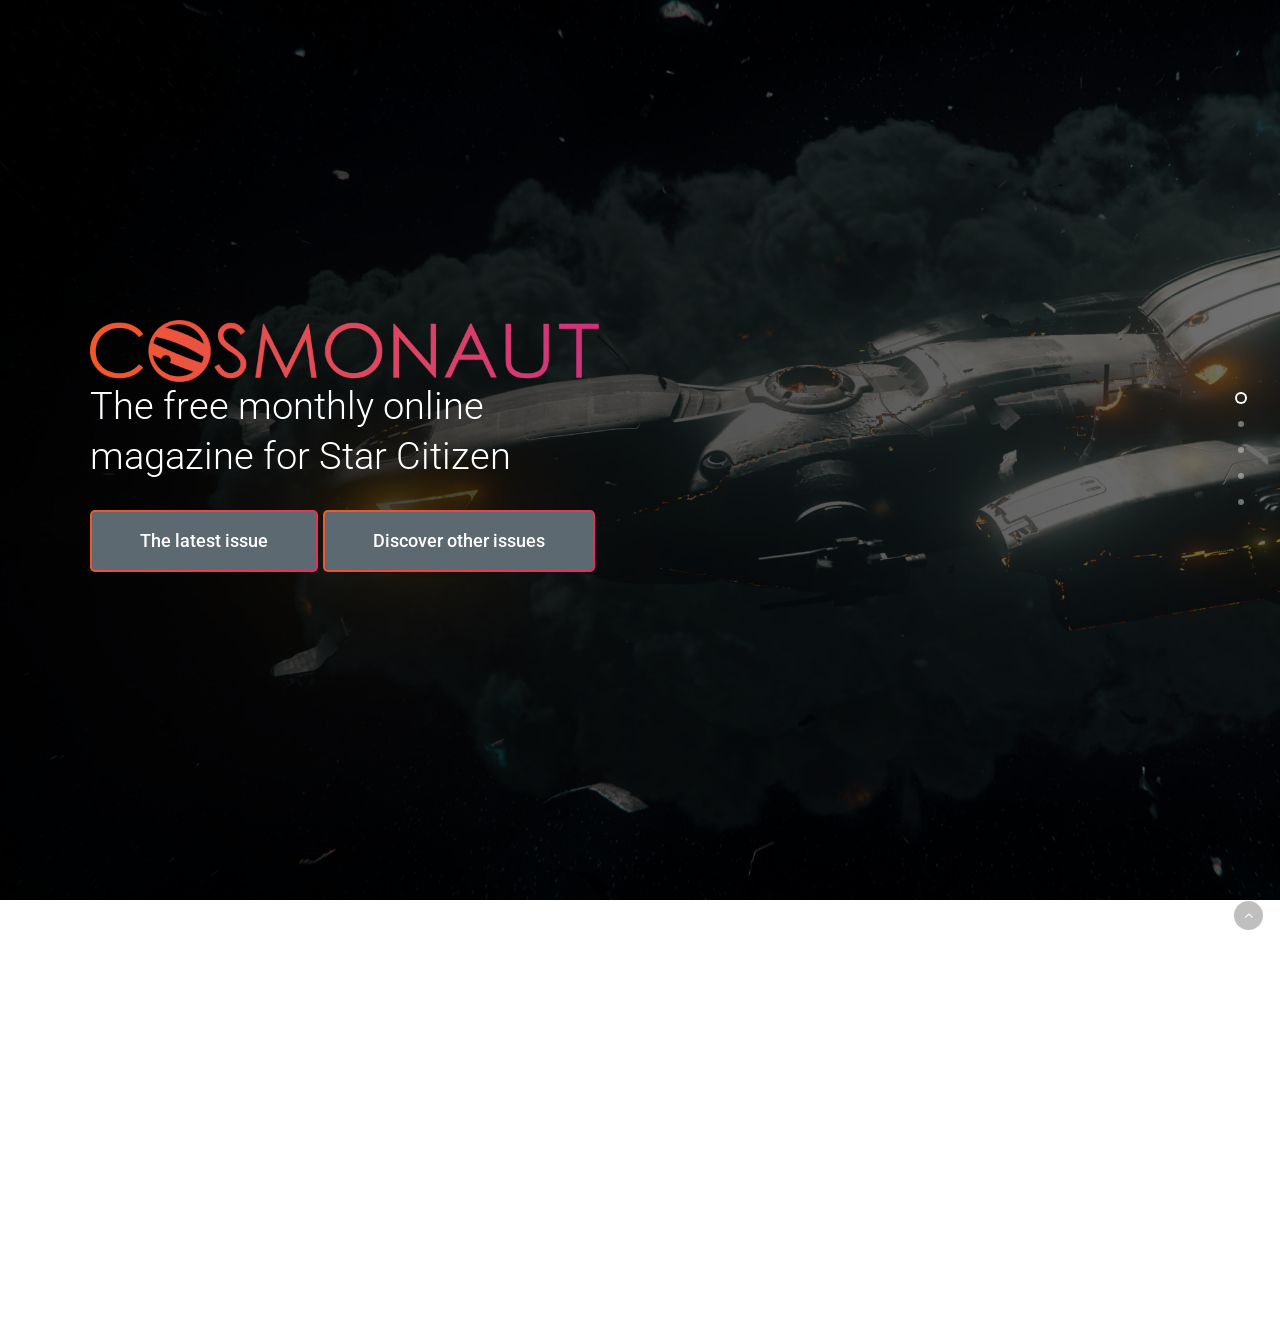
<file: index.html>
<!DOCTYPE html>
<html lang="en-GB" class="no-js">
<head><meta charset="UTF-8">
	
	<meta http-equiv="Content-Type" content="text/html; charset=UTF-8">
	
			<meta name="viewport" content="width=device-width, initial-scale=1, maximum-scale=1, user-scalable=0">
		
		
	
	<!--Shortcut icon-->
	<meta name="robots" content="index, follow, max-image-preview:large, max-snippet:-1, max-video-preview:-1">

	<!-- This site is optimized with the Yoast SEO plugin v27.6 - https://yoast.com/product/yoast-seo-wordpress/ -->
	<title>Home | Cosmonaut</title>
	<meta name="description" content="Cosmonaut, the monthly online magazine for Star Citizen.">
	<link rel="canonical" href="./index.html">
	<meta property="og:locale" content="en_GB">
	<meta property="og:type" content="website">
	<meta property="og:title" content="Cosmonaut Magazine">
	<meta property="og:description" content="Cosmonaut, the monthly online magazine for Star Citizen.">
	<meta property="og:url" content="./index.html">
	<meta property="og:site_name" content="Cosmonaut">
	<meta property="article:modified_time" content="2026-05-16T14:00:42+00:00">
	<meta property="og:image" content="./wp-content/uploads/2020/04/cosmo-og.png">
	<meta property="og:image:width" content="1200">
	<meta property="og:image:height" content="630">
	<meta property="og:image:type" content="image/png">
	<meta name="twitter:card" content="summary_large_image">
	<meta name="twitter:title" content="Cosmonaut Magazine">
	<meta name="twitter:image" content="./wp-content/uploads/2020/04/cosmo-og.png">
	<script type="application/ld+json" class="yoast-schema-graph">{"@context":"https:\/\/schema.org","@graph":[{"@type":"WebPage","@id":"\/","url":"\/","name":"Home | Cosmonaut","isPartOf":{"@id":"\/#website"},"about":{"@id":"\/#organization"},"primaryImageOfPage":{"@id":"\/#primaryimage"},"image":{"@id":"\/#primaryimage"},"thumbnailUrl":"\/wp-content\/uploads\/2020\/04\/cosmo-og.png","datePublished":"2020-04-12T13:03:51+00:00","dateModified":"2026-05-16T14:00:42+00:00","description":"Cosmonaut, the monthly online magazine for Star Citizen.","breadcrumb":{"@id":"\/#breadcrumb"},"inLanguage":"en-GB","potentialAction":[{"@type":"ReadAction","target":["\/"]}]},{"@type":"ImageObject","inLanguage":"en-GB","@id":"\/#primaryimage","url":"\/wp-content\/uploads\/2020\/04\/cosmo-og.png","contentUrl":"\/wp-content\/uploads\/2020\/04\/cosmo-og.png","width":1200,"height":630},{"@type":"BreadcrumbList","@id":"\/#breadcrumb","itemListElement":[{"@type":"ListItem","position":1,"name":"Home"}]},{"@type":"WebSite","@id":"\/#website","url":"\/","name":"Cosmonaut","description":"The online monthly magazine for Star Citizen","publisher":{"@id":"\/#organization"},"potentialAction":[{"@type":"SearchAction","target":{"@type":"EntryPoint","urlTemplate":"\/?s={search_term_string}"},"query-input":{"@type":"PropertyValueSpecification","valueRequired":true,"valueName":"search_term_string"}}],"inLanguage":"en-GB"},{"@type":"Organization","@id":"\/#organization","name":"Cosmonaut","url":"\/","logo":{"@type":"ImageObject","inLanguage":"en-GB","@id":"\/#\/schema\/logo\/image\/","url":"https:\/\/i1.wp.com\/cosmonautmagazine.com\/wp-content\/uploads\/2020\/04\/cosmonaut_full_no_edge.png?fit=2157%2C264&ssl=1","contentUrl":"https:\/\/i1.wp.com\/cosmonautmagazine.com\/wp-content\/uploads\/2020\/04\/cosmonaut_full_no_edge.png?fit=2157%2C264&ssl=1","width":2157,"height":264,"caption":"Cosmonaut"},"image":{"@id":"\/#\/schema\/logo\/image\/"}}]}</script>
	<!-- / Yoast SEO plugin. -->


<link rel="dns-prefetch" href="//fonts.googleapis.com">
<link rel="alternate" type="application/rss+xml" title="Cosmonaut » Feed" href="./feed/index.html">
<link rel="alternate" type="application/rss+xml" title="Cosmonaut » Comments Feed" href="./comments/feed/index.html">
<link rel="alternate" title="oEmbed (JSON)" type="application/json+oembed" href="./wp-json/oembed/1.0/embed/index.html?url=.%2F%2F">
<link rel="alternate" title="oEmbed (XML)" type="text/xml+oembed" href="./wp-json/oembed/1.0/embed/index.html?url=.%2F%2F&amp;format=xml">
<style id="wp-img-auto-sizes-contain-inline-css" type="text/css">
img:is([sizes=auto i],[sizes^="auto," i]){contain-intrinsic-size:3000px 1500px}
/*# sourceURL=wp-img-auto-sizes-contain-inline-css */
</style>
<style id="wp-emoji-styles-inline-css" type="text/css">

	img.wp-smiley, img.emoji {
		display: inline !important;
		border: none !important;
		box-shadow: none !important;
		height: 1em !important;
		width: 1em !important;
		margin: 0 0.07em !important;
		vertical-align: -0.1em !important;
		background: none !important;
		padding: 0 !important;
	}
/*# sourceURL=wp-emoji-styles-inline-css */
</style>
<style id="wp-block-library-inline-css" type="text/css">
:root{--wp-block-synced-color:#7a00df;--wp-block-synced-color--rgb:122,0,223;--wp-bound-block-color:var(--wp-block-synced-color);--wp-editor-canvas-background:#ddd;--wp-admin-theme-color:#007cba;--wp-admin-theme-color--rgb:0,124,186;--wp-admin-theme-color-darker-10:#006ba1;--wp-admin-theme-color-darker-10--rgb:0,107,160.5;--wp-admin-theme-color-darker-20:#005a87;--wp-admin-theme-color-darker-20--rgb:0,90,135;--wp-admin-border-width-focus:2px}@media (min-resolution:192dpi){:root{--wp-admin-border-width-focus:1.5px}}.wp-element-button{cursor:pointer}:root .has-very-light-gray-background-color{background-color:#eee}:root .has-very-dark-gray-background-color{background-color:#313131}:root .has-very-light-gray-color{color:#eee}:root .has-very-dark-gray-color{color:#313131}:root .has-vivid-green-cyan-to-vivid-cyan-blue-gradient-background{background:linear-gradient(135deg,#00d084,#0693e3)}:root .has-purple-crush-gradient-background{background:linear-gradient(135deg,#34e2e4,#4721fb 50%,#ab1dfe)}:root .has-hazy-dawn-gradient-background{background:linear-gradient(135deg,#faaca8,#dad0ec)}:root .has-subdued-olive-gradient-background{background:linear-gradient(135deg,#fafae1,#67a671)}:root .has-atomic-cream-gradient-background{background:linear-gradient(135deg,#fdd79a,#004a59)}:root .has-nightshade-gradient-background{background:linear-gradient(135deg,#330968,#31cdcf)}:root .has-midnight-gradient-background{background:linear-gradient(135deg,#020381,#2874fc)}:root{--wp--preset--font-size--normal:16px;--wp--preset--font-size--huge:42px}.has-regular-font-size{font-size:1em}.has-larger-font-size{font-size:2.625em}.has-normal-font-size{font-size:var(--wp--preset--font-size--normal)}.has-huge-font-size{font-size:var(--wp--preset--font-size--huge)}.has-text-align-center{text-align:center}.has-text-align-left{text-align:left}.has-text-align-right{text-align:right}.has-fit-text{white-space:nowrap!important}#end-resizable-editor-section{display:none}.aligncenter{clear:both}.items-justified-left{justify-content:flex-start}.items-justified-center{justify-content:center}.items-justified-right{justify-content:flex-end}.items-justified-space-between{justify-content:space-between}.screen-reader-text{border:0;clip-path:inset(50%);height:1px;margin:-1px;overflow:hidden;padding:0;position:absolute;width:1px;word-wrap:normal!important}.screen-reader-text:focus{background-color:#ddd;clip-path:none;color:#444;display:block;font-size:1em;height:auto;left:5px;line-height:normal;padding:15px 23px 14px;text-decoration:none;top:5px;width:auto;z-index:100000}html :where(.has-border-color){border-style:solid}html :where([style*=border-top-color]){border-top-style:solid}html :where([style*=border-right-color]){border-right-style:solid}html :where([style*=border-bottom-color]){border-bottom-style:solid}html :where([style*=border-left-color]){border-left-style:solid}html :where([style*=border-width]){border-style:solid}html :where([style*=border-top-width]){border-top-style:solid}html :where([style*=border-right-width]){border-right-style:solid}html :where([style*=border-bottom-width]){border-bottom-style:solid}html :where([style*=border-left-width]){border-left-style:solid}html :where(img[class*=wp-image-]){height:auto;max-width:100%}:where(figure){margin:0 0 1em}html :where(.is-position-sticky){--wp-admin--admin-bar--position-offset:var(--wp-admin--admin-bar--height,0px)}@media screen and (max-width:600px){html :where(.is-position-sticky){--wp-admin--admin-bar--position-offset:0px}}

/*# sourceURL=wp-block-library-inline-css */
</style>
<style id="classic-theme-styles-inline-css" type="text/css">
/*! This file is auto-generated */
.wp-block-button__link{color:#fff;background-color:#32373c;border-radius:9999px;box-shadow:none;text-decoration:none;padding:calc(.667em + 2px) calc(1.333em + 2px);font-size:1.125em}.wp-block-file__button{background:#32373c;color:#fff;text-decoration:none}
/*# sourceURL=/wp-includes/css/classic-themes.min.css */
</style>
<style id="global-styles-inline-css" type="text/css">
:root{--wp--preset--aspect-ratio--square: 1;--wp--preset--aspect-ratio--4-3: 4/3;--wp--preset--aspect-ratio--3-4: 3/4;--wp--preset--aspect-ratio--3-2: 3/2;--wp--preset--aspect-ratio--2-3: 2/3;--wp--preset--aspect-ratio--16-9: 16/9;--wp--preset--aspect-ratio--9-16: 9/16;--wp--preset--color--black: #000000;--wp--preset--color--cyan-bluish-gray: #abb8c3;--wp--preset--color--white: #ffffff;--wp--preset--color--pale-pink: #f78da7;--wp--preset--color--vivid-red: #cf2e2e;--wp--preset--color--luminous-vivid-orange: #ff6900;--wp--preset--color--luminous-vivid-amber: #fcb900;--wp--preset--color--light-green-cyan: #7bdcb5;--wp--preset--color--vivid-green-cyan: #00d084;--wp--preset--color--pale-cyan-blue: #8ed1fc;--wp--preset--color--vivid-cyan-blue: #0693e3;--wp--preset--color--vivid-purple: #9b51e0;--wp--preset--gradient--vivid-cyan-blue-to-vivid-purple: linear-gradient(135deg,rgb(6,147,227) 0%,rgb(155,81,224) 100%);--wp--preset--gradient--light-green-cyan-to-vivid-green-cyan: linear-gradient(135deg,rgb(122,220,180) 0%,rgb(0,208,130) 100%);--wp--preset--gradient--luminous-vivid-amber-to-luminous-vivid-orange: linear-gradient(135deg,rgb(252,185,0) 0%,rgb(255,105,0) 100%);--wp--preset--gradient--luminous-vivid-orange-to-vivid-red: linear-gradient(135deg,rgb(255,105,0) 0%,rgb(207,46,46) 100%);--wp--preset--gradient--very-light-gray-to-cyan-bluish-gray: linear-gradient(135deg,rgb(238,238,238) 0%,rgb(169,184,195) 100%);--wp--preset--gradient--cool-to-warm-spectrum: linear-gradient(135deg,rgb(74,234,220) 0%,rgb(151,120,209) 20%,rgb(207,42,186) 40%,rgb(238,44,130) 60%,rgb(251,105,98) 80%,rgb(254,248,76) 100%);--wp--preset--gradient--blush-light-purple: linear-gradient(135deg,rgb(255,206,236) 0%,rgb(152,150,240) 100%);--wp--preset--gradient--blush-bordeaux: linear-gradient(135deg,rgb(254,205,165) 0%,rgb(254,45,45) 50%,rgb(107,0,62) 100%);--wp--preset--gradient--luminous-dusk: linear-gradient(135deg,rgb(255,203,112) 0%,rgb(199,81,192) 50%,rgb(65,88,208) 100%);--wp--preset--gradient--pale-ocean: linear-gradient(135deg,rgb(255,245,203) 0%,rgb(182,227,212) 50%,rgb(51,167,181) 100%);--wp--preset--gradient--electric-grass: linear-gradient(135deg,rgb(202,248,128) 0%,rgb(113,206,126) 100%);--wp--preset--gradient--midnight: linear-gradient(135deg,rgb(2,3,129) 0%,rgb(40,116,252) 100%);--wp--preset--font-size--small: 13px;--wp--preset--font-size--medium: 20px;--wp--preset--font-size--large: 36px;--wp--preset--font-size--x-large: 42px;--wp--preset--spacing--20: 0.44rem;--wp--preset--spacing--30: 0.67rem;--wp--preset--spacing--40: 1rem;--wp--preset--spacing--50: 1.5rem;--wp--preset--spacing--60: 2.25rem;--wp--preset--spacing--70: 3.38rem;--wp--preset--spacing--80: 5.06rem;--wp--preset--shadow--natural: 6px 6px 9px rgba(0, 0, 0, 0.2);--wp--preset--shadow--deep: 12px 12px 50px rgba(0, 0, 0, 0.4);--wp--preset--shadow--sharp: 6px 6px 0px rgba(0, 0, 0, 0.2);--wp--preset--shadow--outlined: 6px 6px 0px -3px rgb(255, 255, 255), 6px 6px rgb(0, 0, 0);--wp--preset--shadow--crisp: 6px 6px 0px rgb(0, 0, 0);}:where(.is-layout-flex){gap: 0.5em;}:where(.is-layout-grid){gap: 0.5em;}body .is-layout-flex{display: flex;}.is-layout-flex{flex-wrap: wrap;align-items: center;}.is-layout-flex > :is(*, div){margin: 0;}body .is-layout-grid{display: grid;}.is-layout-grid > :is(*, div){margin: 0;}:where(.wp-block-columns.is-layout-flex){gap: 2em;}:where(.wp-block-columns.is-layout-grid){gap: 2em;}:where(.wp-block-post-template.is-layout-flex){gap: 1.25em;}:where(.wp-block-post-template.is-layout-grid){gap: 1.25em;}.has-black-color{color: var(--wp--preset--color--black) !important;}.has-cyan-bluish-gray-color{color: var(--wp--preset--color--cyan-bluish-gray) !important;}.has-white-color{color: var(--wp--preset--color--white) !important;}.has-pale-pink-color{color: var(--wp--preset--color--pale-pink) !important;}.has-vivid-red-color{color: var(--wp--preset--color--vivid-red) !important;}.has-luminous-vivid-orange-color{color: var(--wp--preset--color--luminous-vivid-orange) !important;}.has-luminous-vivid-amber-color{color: var(--wp--preset--color--luminous-vivid-amber) !important;}.has-light-green-cyan-color{color: var(--wp--preset--color--light-green-cyan) !important;}.has-vivid-green-cyan-color{color: var(--wp--preset--color--vivid-green-cyan) !important;}.has-pale-cyan-blue-color{color: var(--wp--preset--color--pale-cyan-blue) !important;}.has-vivid-cyan-blue-color{color: var(--wp--preset--color--vivid-cyan-blue) !important;}.has-vivid-purple-color{color: var(--wp--preset--color--vivid-purple) !important;}.has-black-background-color{background-color: var(--wp--preset--color--black) !important;}.has-cyan-bluish-gray-background-color{background-color: var(--wp--preset--color--cyan-bluish-gray) !important;}.has-white-background-color{background-color: var(--wp--preset--color--white) !important;}.has-pale-pink-background-color{background-color: var(--wp--preset--color--pale-pink) !important;}.has-vivid-red-background-color{background-color: var(--wp--preset--color--vivid-red) !important;}.has-luminous-vivid-orange-background-color{background-color: var(--wp--preset--color--luminous-vivid-orange) !important;}.has-luminous-vivid-amber-background-color{background-color: var(--wp--preset--color--luminous-vivid-amber) !important;}.has-light-green-cyan-background-color{background-color: var(--wp--preset--color--light-green-cyan) !important;}.has-vivid-green-cyan-background-color{background-color: var(--wp--preset--color--vivid-green-cyan) !important;}.has-pale-cyan-blue-background-color{background-color: var(--wp--preset--color--pale-cyan-blue) !important;}.has-vivid-cyan-blue-background-color{background-color: var(--wp--preset--color--vivid-cyan-blue) !important;}.has-vivid-purple-background-color{background-color: var(--wp--preset--color--vivid-purple) !important;}.has-black-border-color{border-color: var(--wp--preset--color--black) !important;}.has-cyan-bluish-gray-border-color{border-color: var(--wp--preset--color--cyan-bluish-gray) !important;}.has-white-border-color{border-color: var(--wp--preset--color--white) !important;}.has-pale-pink-border-color{border-color: var(--wp--preset--color--pale-pink) !important;}.has-vivid-red-border-color{border-color: var(--wp--preset--color--vivid-red) !important;}.has-luminous-vivid-orange-border-color{border-color: var(--wp--preset--color--luminous-vivid-orange) !important;}.has-luminous-vivid-amber-border-color{border-color: var(--wp--preset--color--luminous-vivid-amber) !important;}.has-light-green-cyan-border-color{border-color: var(--wp--preset--color--light-green-cyan) !important;}.has-vivid-green-cyan-border-color{border-color: var(--wp--preset--color--vivid-green-cyan) !important;}.has-pale-cyan-blue-border-color{border-color: var(--wp--preset--color--pale-cyan-blue) !important;}.has-vivid-cyan-blue-border-color{border-color: var(--wp--preset--color--vivid-cyan-blue) !important;}.has-vivid-purple-border-color{border-color: var(--wp--preset--color--vivid-purple) !important;}.has-vivid-cyan-blue-to-vivid-purple-gradient-background{background: var(--wp--preset--gradient--vivid-cyan-blue-to-vivid-purple) !important;}.has-light-green-cyan-to-vivid-green-cyan-gradient-background{background: var(--wp--preset--gradient--light-green-cyan-to-vivid-green-cyan) !important;}.has-luminous-vivid-amber-to-luminous-vivid-orange-gradient-background{background: var(--wp--preset--gradient--luminous-vivid-amber-to-luminous-vivid-orange) !important;}.has-luminous-vivid-orange-to-vivid-red-gradient-background{background: var(--wp--preset--gradient--luminous-vivid-orange-to-vivid-red) !important;}.has-very-light-gray-to-cyan-bluish-gray-gradient-background{background: var(--wp--preset--gradient--very-light-gray-to-cyan-bluish-gray) !important;}.has-cool-to-warm-spectrum-gradient-background{background: var(--wp--preset--gradient--cool-to-warm-spectrum) !important;}.has-blush-light-purple-gradient-background{background: var(--wp--preset--gradient--blush-light-purple) !important;}.has-blush-bordeaux-gradient-background{background: var(--wp--preset--gradient--blush-bordeaux) !important;}.has-luminous-dusk-gradient-background{background: var(--wp--preset--gradient--luminous-dusk) !important;}.has-pale-ocean-gradient-background{background: var(--wp--preset--gradient--pale-ocean) !important;}.has-electric-grass-gradient-background{background: var(--wp--preset--gradient--electric-grass) !important;}.has-midnight-gradient-background{background: var(--wp--preset--gradient--midnight) !important;}.has-small-font-size{font-size: var(--wp--preset--font-size--small) !important;}.has-medium-font-size{font-size: var(--wp--preset--font-size--medium) !important;}.has-large-font-size{font-size: var(--wp--preset--font-size--large) !important;}.has-x-large-font-size{font-size: var(--wp--preset--font-size--x-large) !important;}
/*# sourceURL=global-styles-inline-css */
</style>

<link rel="stylesheet" id="salient-social-css" href="./wp-content/plugins/salient-social/css/style.css?ver=1.1" type="text/css" media="all">
<style id="salient-social-inline-css" type="text/css">

  .sharing-default-minimal .nectar-love.loved,
  body .nectar-social[data-color-override="override"].fixed > a:before, 
  body .nectar-social[data-color-override="override"].fixed .nectar-social-inner a,
  .sharing-default-minimal .nectar-social[data-color-override="override"] .nectar-social-inner a:hover {
    background-color: #e62a66;
  }
  .nectar-social.hover .nectar-love.loved,
  .nectar-social.hover > .nectar-love-button a:hover,
  .nectar-social[data-color-override="override"].hover > div a:hover,
  #single-below-header .nectar-social[data-color-override="override"].hover > div a:hover,
  .nectar-social[data-color-override="override"].hover .share-btn:hover,
  .sharing-default-minimal .nectar-social[data-color-override="override"] .nectar-social-inner a {
    border-color: #e62a66;
  }
  #single-below-header .nectar-social.hover .nectar-love.loved i,
  #single-below-header .nectar-social.hover[data-color-override="override"] a:hover,
  #single-below-header .nectar-social.hover[data-color-override="override"] a:hover i,
  #single-below-header .nectar-social.hover .nectar-love-button a:hover i,
  .nectar-love:hover i,
  .hover .nectar-love:hover .total_loves,
  .nectar-love.loved i,
  .nectar-social.hover .nectar-love.loved .total_loves,
  .nectar-social.hover .share-btn:hover, 
  .nectar-social[data-color-override="override"].hover .nectar-social-inner a:hover,
  .nectar-social[data-color-override="override"].hover > div:hover span,
  .sharing-default-minimal .nectar-social[data-color-override="override"] .nectar-social-inner a:not(:hover) i,
  .sharing-default-minimal .nectar-social[data-color-override="override"] .nectar-social-inner a:not(:hover) {
    color: #e62a66;
  }
/*# sourceURL=salient-social-inline-css */
</style>
<link rel="stylesheet" id="eeb-css-frontend-css" href="./wp-content/plugins/email-encoder-bundle/assets/css/style.css?ver=54d4eedc552c499c4a8d6b89c23d3df1" type="text/css" media="all">
<link rel="stylesheet" id="dashicons-css" href="./wp-includes/css/dashicons.min.css?ver=6.9.4" type="text/css" media="all">
<link rel="stylesheet" id="font-awesome-css" href="./wp-content/themes/salient/css/font-awesome.min.css?ver=4.6.4" type="text/css" media="all">
<link rel="stylesheet" id="salient-grid-system-css" href="./wp-content/themes/salient/css/grid-system.css?ver=11.0.4" type="text/css" media="all">
<link rel="stylesheet" id="main-styles-css" href="./wp-content/themes/salient/css/style.css?ver=11.0.4" type="text/css" media="all">
<style id="main-styles-inline-css" type="text/css">
html body[data-header-resize="1"] .container-wrap, html body[data-header-resize="0"] .container-wrap, body[data-header-format="left-header"][data-header-resize="0"] .container-wrap { padding-top: 0; }
html:not(.page-trans-loaded) { background-color: #ffffff; }
/*# sourceURL=main-styles-inline-css */
</style>
<link rel="stylesheet" id="nectar-ocm-slide-out-right-hover-css" href="./wp-content/themes/salient/css/off-canvas/slide-out-right-hover.css?ver=11.0.4" type="text/css" media="all">
<link rel="stylesheet" id="nectar-element-fancy-box-css" href="./wp-content/themes/salient/css/elements/element-fancy-box.css?ver=11.0.4" type="text/css" media="all">
<link rel="stylesheet" id="magnific-css" href="./wp-content/themes/salient/css/plugins/magnific.css?ver=8.6.0" type="text/css" media="all">
<link rel="stylesheet" id="nectar_default_font_open_sans-css" href="https://fonts.googleapis.com/css?family=Open+Sans%3A300%2C400%2C600%2C700&amp;subset=latin%2Clatin-ext" type="text/css" media="all">
<link rel="stylesheet" id="fullpage-css" href="./wp-content/themes/salient/css/plugins/fullpage.css?ver=11.0.4" type="text/css" media="all">
<link rel="stylesheet" id="responsive-css" href="./wp-content/themes/salient/css/responsive.css?ver=11.0.4" type="text/css" media="all">
<link rel="stylesheet" id="select2-css" href="./wp-content/themes/salient/css/plugins/select2.css?ver=6.2" type="text/css" media="all">
<link rel="stylesheet" id="salient-child-style-css" href="./wp-content/themes/salient-child/style.css?ver=11.0.4" type="text/css" media="all">
<link rel="stylesheet" id="skin-material-css" href="./wp-content/themes/salient/css/skin-material.css?ver=11.0.4" type="text/css" media="all">
<link rel="stylesheet" id="js_composer_front-css" href="./wp-content/plugins/js_composer_salient/assets/css/js_composer.min.css?ver=6.1" type="text/css" media="all">
<link rel="stylesheet" id="dynamic-css-css" href="./wp-content/themes/salient/css/salient-dynamic-styles.css?ver=21469" type="text/css" media="all">
<style id="dynamic-css-inline-css" type="text/css">
body,html{overflow:hidden;height:100%;}@media only screen and (min-width:1000px){body #ajax-content-wrap.no-scroll{min-height:calc(100vh - 50px);height:calc(100vh - 50px)!important;}}@media only screen and (min-width:1000px){#page-header-wrap.fullscreen-header,#page-header-wrap.fullscreen-header #page-header-bg,html:not(.nectar-box-roll-loaded) .nectar-box-roll > #page-header-bg.fullscreen-header,.nectar_fullscreen_zoom_recent_projects,#nectar_fullscreen_rows:not(.afterLoaded) > div{height:calc(100vh - 49px);}.wpb_row.vc_row-o-full-height.top-level,.wpb_row.vc_row-o-full-height.top-level > .col.span_12{min-height:calc(100vh - 49px);}html:not(.nectar-box-roll-loaded) .nectar-box-roll > #page-header-bg.fullscreen-header{top:50px;}.nectar-slider-wrap[data-fullscreen="true"]:not(.loaded),.nectar-slider-wrap[data-fullscreen="true"]:not(.loaded) .swiper-container{height:calc(100vh - 48px)!important;}.admin-bar .nectar-slider-wrap[data-fullscreen="true"]:not(.loaded),.admin-bar .nectar-slider-wrap[data-fullscreen="true"]:not(.loaded) .swiper-container{height:calc(100vh - 48px - 32px)!important;}}
#social .fa-whatsapp::before, .off-canvas-social-links .fa-whatsapp::before, #footer-outer .social .fa-whatsapp::before {
    content: '\f1e8' !important;
}

#footer-outer .social i[class*="fa-"] {
    top: 0;
}

#social {
    float: right !important;
}

#header-secondary-outer .sf-menu {
    float: left !important;
}

#header-secondary-outer .sf-menu a {
    font-family: Montserrat;
    text-transform: uppercase;
    font-weight: 800;
}

.grecaptcha-badge { visibility: hidden; }

#slide-out-widget-area .off-canvas-menu-container .secondary-header-items {
    display: none !important;
}

.screen-reader-text {
    display: none !important;
}

#sidebar .fancy-select-wrap {
    padding-top: 0 !important;
}
/*# sourceURL=dynamic-css-inline-css */
</style>
<link rel="stylesheet" id="redux-google-fonts-salient_redux-css" href="https://fonts.googleapis.com/css?family=Montserrat%3A800%2C400%7CLato%3A400%7CRoboto%3A300%2C500&amp;subset=latin&amp;ver=1611089996" type="text/css" media="all">
<script type="text/javascript" src="./wp-includes/js/jquery/jquery.min.js?ver=3.7.1" id="jquery-core-js"></script>
<script type="text/javascript" src="./wp-includes/js/jquery/jquery-migrate.min.js?ver=3.4.1" id="jquery-migrate-js"></script>
<script type="text/javascript" src="./wp-content/plugins/email-encoder-bundle/assets/js/custom.js?ver=2c542c9989f589cd5318f5cef6a9ecd7" id="eeb-js-frontend-js"></script>
<link rel="https://api.w.org/" href="./wp-json/index.html"><link rel="alternate" title="JSON" type="application/json" href="./wp-json/wp/v2/pages/46/index.html"><link rel="EditURI" type="application/rsd+xml" title="RSD" href="./xmlrpc.php?rsd">
<meta name="generator" content="WordPress 6.9.4">
<link rel="shortlink" href="./index.html">
<script type="text/javascript"> var root = document.getElementsByTagName( "html" )[0]; root.setAttribute( "class", "js" ); </script><meta name="generator" content="Powered by WPBakery Page Builder - drag and drop page builder for WordPress.">
<link rel="icon" href="./wp-content/uploads/2020/04/cropped-cosmosynth-1-32x32.png" sizes="32x32">
<link rel="icon" href="./wp-content/uploads/2020/04/cropped-cosmosynth-1-192x192.png" sizes="192x192">
<link rel="apple-touch-icon" href="./wp-content/uploads/2020/04/cropped-cosmosynth-1-180x180.png">
<meta name="msapplication-TileImage" content="./wp-content/uploads/2020/04/cropped-cosmosynth-1-270x270.png">
<style type="text/css" data-type="vc_custom-css">.cta-bottom {
    position: absolute;
    bottom: 15px;
}

textarea {
    resize: none;
}

.nectar-button.nectar-button.nectar-button {
    text-transform: none !important;
}

.blue-link a {
    color: #2ac4ea !important;
}

input[type="text"], input[type="email"], textarea {
    background-color: rgba(255,255,255,.15) !important;
}

em.animated.animated.animated {
    padding: 0;
}

.nectar-flip-box.nectar-flip-box.nectar-flip-box.nectar-flip-box.nectar-flip-box {
    height: 300px !important;
    width: 425px !important;
    margin: 0 auto !important;
}

.nectar-flip-box.nectar-flip-box.nectar-flip-box.nectar-flip-box.nectar-flip-box > div {
    height: 100% !important;
}

iframe {
    display: block;
}

.hover-wrap.hover-wrap.hover-wrap {
    margin-bottom: 0;
}

.col-center > div {
    width: 100%;
}

.col-center {
    display: flex;
    flex-direction: column;
    justify-content: center;
}</style><style type="text/css" data-type="vc_shortcodes-custom-css">.vc_custom_1586696253140{margin-top: 0px !important;}.vc_custom_1586696249204{margin-bottom: 0px !important;padding-top: 5px !important;padding-right: 5px !important;padding-bottom: 5px !important;padding-left: 5px !important;background-color: #23272a !important;border-radius: 5px !important;}.vc_custom_1591877195507{margin-bottom: 0px !important;}.vc_custom_1595540128747{margin-top: 0px !important;margin-bottom: 0px !important;padding-top: 0px !important;padding-bottom: 0px !important;}.vc_custom_1595540053732{margin-top: 0px !important;margin-bottom: 0px !important;padding-top: 0px !important;padding-bottom: 0px !important;}.vc_custom_1595539621721{margin-top: 0px !important;margin-bottom: 0px !important;padding-top: 0px !important;padding-bottom: 0px !important;}.vc_custom_1595540023771{margin-bottom: 0px !important;padding-bottom: 0px !important;}.vc_custom_1595540424645{margin-top: 0px !important;margin-bottom: 0px !important;padding-top: 0px !important;padding-bottom: 0px !important;}.vc_custom_1595540451534{margin-top: 0px !important;margin-bottom: 0px !important;padding-top: 0px !important;padding-bottom: 0px !important;}.vc_custom_1595540567462{margin-bottom: 0px !important;padding-bottom: 0px !important;}.vc_custom_1595540967034{margin-top: 0px !important;margin-bottom: 0px !important;padding-top: 0px !important;padding-bottom: 0px !important;}.vc_custom_1563389231596{margin-top: 2% !important;margin-bottom: 2% !important;}.vc_custom_1504187365562{margin-bottom: 2% !important;}.vc_custom_1584133383374{margin-bottom: 18px !important;}</style><noscript><style> .wpb_animate_when_almost_visible { opacity: 1; }</style></noscript>	
<link rel="stylesheet" id="iconsmind-css" href="./wp-content/themes/salient/css/iconsmind.css?ver=7.6" type="text/css" media="all">
<link rel="stylesheet" id="vc_animate-css-css" href="./wp-content/plugins/js_composer_salient/assets/lib/bower/animate-css/animate.min.css?ver=6.1" type="text/css" media="all">

</head>


<body data-rsssl="1" class="home wp-singular page-template page-template-template-no-header page-template-template-no-header-php page page-id-46 wp-theme-salient wp-child-theme-salient-child material nectar_using_pfsr nectar-no-flex-height wpb-js-composer js-comp-ver-6.1 vc_responsive" data-footer-reveal="1" data-footer-reveal-shadow="small" data-header-format="centered-logo-between-menu" data-body-border="off" data-boxed-style="" data-header-breakpoint="1000" data-dropdown-style="minimal" data-cae="easeOutQuint" data-cad="950" data-megamenu-width="full-width" data-aie="zoom-out" data-ls="magnific" data-apte="horizontal_swipe" data-hhun="0" data-fancy-form-rcs="1" data-form-style="minimal" data-form-submit="regular" data-is="minimal" data-button-style="slightly_rounded_shadow" data-user-account-button="false" data-flex-cols="true" data-col-gap="default" data-header-inherit-rc="false" data-header-search="false" data-animated-anchors="true" data-ajax-transitions="true" data-full-width-header="false" data-slide-out-widget-area="false" data-slide-out-widget-area-style="slide-out-from-right-hover" data-user-set-ocm="off" data-loading-animation="none" data-bg-header="true" data-responsive="1" data-ext-responsive="true" data-header-resize="0" data-header-color="light" data-transparent-header="false" data-cart="false" data-remove-m-parallax="" data-remove-m-video-bgs="" data-force-header-trans-color="light" data-smooth-scrolling="0" data-permanent-transparent="false">
	
	<script type="text/javascript"> if(navigator.userAgent.match(/(Android|iPod|iPhone|iPad|BlackBerry|IEMobile|Opera Mini)/)) { document.body.className += " using-mobile-browser "; } </script><div class="ocm-effect-wrap"><div class="ocm-effect-wrap-inner"><div id="ajax-loading-screen" data-disable-mobile="1" data-disable-fade-on-click="0" data-effect="horizontal_swipe" data-method="standard"><div class="reveal-1"></div><div class="reveal-2"></div></div>	
	<div id="header-outer" data-has-menu="false" data-has-buttons="no" data-using-pr-menu="false" data-mobile-fixed="1" data-ptnm="false" data-lhe="animated_underline" data-user-set-bg="#ffffff" data-format="centered-logo-between-menu" data-permanent-transparent="false" data-megamenu-rt="0" data-remove-fixed="0" data-header-resize="0" data-cart="false" data-transparency-option="0" data-box-shadow="large" data-shrink-num="6" data-using-secondary="0" data-using-logo="1" data-logo-height="30" data-m-logo-height="24" data-padding="10" data-full-width="false" data-condense="false"> 
		<header id="top"> <div class="span_3"></div><div class="span_9"></div> </header> 
	</div>
	
	<div id="ajax-content-wrap">
		
				
		<div class="container-wrap">
			<div class=" main-content">
				<div class="row">
					
					<div id="nectar_fullscreen_rows" data-animation="parallax" data-row-bg-animation="none" data-animation-speed="medium" data-content-overflow="scrollbar" data-mobile-disable="on" data-dot-navigation="tooltip" data-footer="default" data-anchors="on">
		<div id="fws_6a088c9288fb8" data-fullscreen-anchor-id="intro" data-column-margin="default" data-midnight="light" data-bg-mobile-hidden="" class="wpb_row vc_row-fluid vc_row full-width-section standard_section " style=""><div class="full-page-inner-wrap-outer"><div class="full-page-inner-wrap" data-name="Introduction" data-content-pos="middle"><div class="full-page-inner"><div class="row-bg-wrap" data-bg-animation="none" data-bg-overlay="true"><div class="inner-wrap using-image"><div class="row-bg using-image using-bg-color" style="background-image: url(./wp-content/uploads/2021/03/3-Ashh-5-scaled.jpg); background-position: left top; background-repeat: no-repeat; background-color: #5c6971;"></div></div><div class="row-bg-overlay" style="background: #000000; background: linear-gradient(90deg,#000000 0%,rgba(0,0,0,0.7) 100%);  opacity: 0.8;"></div></div><div class="container"><div class="col span_12 light left">
	<div class="vc_col-sm-6 wpb_column column_container vc_column_container col no-extra-padding" data-t-w-inherits="default" data-border-radius="none" data-shadow="none" data-border-animation="" data-border-animation-delay="" data-border-width="none" data-border-style="solid" data-border-color="" data-bg-cover="" data-padding-pos="top-bottom" data-has-bg-color="false" data-bg-color="" data-bg-opacity="1" data-hover-bg="" data-hover-bg-opacity="1" data-animation="" data-delay="0">
		<div class="vc_column-inner"><div class="column-bg-overlay-wrap" data-bg-animation="none"><div class="column-bg-overlay"></div></div>
			<div class="wpb_wrapper">
				<div class="img-with-aniamtion-wrap right" data-max-width="100%" data-max-width-mobile="default" data-border-radius="none" data-shadow="none" data-animation="fade-in-from-left">
      <div class="inner">
        <div class="hover-wrap" data-hover-animation="none"> 
          <div class="hover-wrap-inner">
            <img fetchpriority="high" decoding="async" class="img-with-animation skip-lazy " data-delay="0" height="264" width="2157" data-animation="fade-in-from-left" src="./wp-content/uploads/2020/04/cosmonaut_full_no_edge.png" alt="" srcset="./wp-content/uploads/2020/04/cosmonaut_full_no_edge.png 2157w, ./wp-content/uploads/2020/04/cosmonaut_full_no_edge-300x37.png 300w, ./wp-content/uploads/2020/04/cosmonaut_full_no_edge-1024x125.png 1024w, ./wp-content/uploads/2020/04/cosmonaut_full_no_edge-768x94.png 768w, ./wp-content/uploads/2020/04/cosmonaut_full_no_edge-1536x188.png 1536w, ./wp-content/uploads/2020/04/cosmonaut_full_no_edge-2048x251.png 2048w" sizes="(min-width: 1450px) 75vw, (min-width: 1000px) 85vw, 100vw">
          </div>
        </div>
      </div>
    </div><div id="fws_6a088c928a3df" data-midnight="" data-column-margin="default" data-bg-mobile-hidden="" class="wpb_row vc_row-fluid vc_row inner_row standard_section    " style="padding-top: 0px; padding-bottom: 0px;"><div class="row-bg-wrap"> <div class="row-bg   " style=""></div> </div><div class="col span_12  left">
	<div class="vc_col-sm-12 wpb_column column_container vc_column_container col child_column no-extra-padding" data-t-w-inherits="default" data-shadow="none" data-border-radius="none" data-border-animation="" data-border-animation-delay="" data-border-width="none" data-border-style="solid" data-border-color="" data-bg-cover="" data-padding-pos="all" data-has-bg-color="false" data-bg-color="" data-bg-opacity="1" data-hover-bg="" data-hover-bg-opacity="1" data-animation="" data-delay="0">
		<div class="vc_column-inner"><div class="column-bg-overlay-wrap" data-bg-animation="none"><div class="column-bg-overlay"></div></div>
		<div class="wpb_wrapper">
			<div class="nectar-split-heading" data-animation-type="default" data-animation-delay="0" data-custom-font-size="false"><div class="heading-line"> <div><h1>The free monthly online</h1> </div> </div><div class="heading-line"> <div><h1>magazine for Star Citizen</h1> </div> </div></div>
		</div> 
	</div>
	</div> 
</div></div><div id="fws_6a088c928ae5f" data-midnight="" data-column-margin="default" data-bg-mobile-hidden="" class="wpb_row vc_row-fluid vc_row inner_row standard_section    " style="padding-top: 0px; padding-bottom: 0px;"><div class="row-bg-wrap"> <div class="row-bg   " style=""></div> </div><div class="col span_12  left">
	<div class="vc_col-sm-12 wpb_column column_container vc_column_container col child_column has-animation no-extra-padding" data-t-w-inherits="default" data-shadow="none" data-border-radius="none" data-border-animation="" data-border-animation-delay="" data-border-width="none" data-border-style="solid" data-border-color="" data-bg-cover="" data-padding-pos="all" data-has-bg-color="false" data-bg-color="" data-bg-opacity="1" data-hover-bg="" data-hover-bg-opacity="1" data-animation="fade-in-from-bottom" data-delay="700">
		<div class="vc_column-inner"><div class="column-bg-overlay-wrap" data-bg-animation="none"><div class="column-bg-overlay"></div></div>
		<div class="wpb_wrapper">
			<a class="nectar-button jumbo see-through m-extra-color-gradient-1" style="margin-top: 5px; border-color: #ffffff; color: #ffffff;" href="#magazine" data-color-override="#ffffff" data-hover-color-override="false" data-hover-text-color-override="#fff"><span>The latest issue</span></a><a class="nectar-button jumbo see-through m-extra-color-gradient-1" style="margin-top: 5px; margin-left: 5px;border-color: #ffffff; color: #ffffff;" href="#archive" data-color-override="#ffffff" data-hover-color-override="false" data-hover-text-color-override="#fff"><span>Discover other issues</span></a>
		</div> 
	</div>
	</div> 
</div></div>
			</div> 
		</div>
	</div> 

	<div class="vc_col-sm-6 wpb_column column_container vc_column_container col no-extra-padding" data-t-w-inherits="default" data-border-radius="none" data-shadow="none" data-border-animation="" data-border-animation-delay="" data-border-width="none" data-border-style="solid" data-border-color="" data-bg-cover="" data-padding-pos="all" data-has-bg-color="false" data-bg-color="" data-bg-opacity="1" data-hover-bg="" data-hover-bg-opacity="1" data-animation="" data-delay="0">
		<div class="vc_column-inner"><div class="column-bg-overlay-wrap" data-bg-animation="none"><div class="column-bg-overlay"></div></div>
			<div class="wpb_wrapper">
				
			</div> 
		</div>
	</div> 
</div></div></div></div></div></div><!--inner-wrap-->
		<div id="fws_6a088c928c5fb" data-fullscreen-anchor-id="magazine" data-column-margin="default" data-midnight="light" data-bg-mobile-hidden="" class="wpb_row vc_row-fluid vc_row full-width-section  vc_row-o-equal-height vc_row-flex  vc_row-o-content-middle standard_section " style=""><div class="full-page-inner-wrap-outer"><div class="full-page-inner-wrap" data-name="Download" data-content-pos="middle"><div class="full-page-inner"><div class="row-bg-wrap" data-bg-animation="none" data-bg-overlay="false"><div class="inner-wrap using-image"><div class="row-bg using-image" style="background-image: url(./wp-content/uploads/2021/03/Microtech-Flight-Control-1-2k-scaled.jpg); background-position: left top; background-repeat: no-repeat;"></div></div><div class="row-bg-overlay"></div></div><div class="container"><div class="col span_12 light left">
	<div class="vc_col-sm-6 vc_col-xs-12 wpb_column column_container vc_column_container col no-extra-padding" data-t-w-inherits="default" data-border-radius="none" data-shadow="none" data-border-animation="" data-border-animation-delay="" data-border-width="none" data-border-style="solid" data-border-color="" data-bg-cover="" data-padding-pos="all" data-has-bg-color="false" data-bg-color="" data-bg-opacity="1" data-hover-bg="" data-hover-bg-opacity="1" data-animation="" data-delay="0">
		<div class="vc_column-inner"><div class="column-bg-overlay-wrap" data-bg-animation="none"><div class="column-bg-overlay"></div></div>
			<div class="wpb_wrapper">
				<div class="img-with-aniamtion-wrap center" data-max-width="100%" data-max-width-mobile="default" data-border-radius="10px" data-shadow="large_depth" data-animation="grow-in">
      <div class="inner">
        <div class="hover-wrap" data-hover-animation="none"> 
          <div class="hover-wrap-inner">
            <img class="img-with-animation skip-lazy  nectar-lazy" data-delay="0" height="1810" width="2560" data-animation="grow-in" data-nectar-img-src="./wp-content/uploads/2021/03/cosmo_12_1-scaled.jpg" alt="" data-nectar-img-srcset="./wp-content/uploads/2021/03/cosmo_12_1-scaled.jpg" sizes="(min-width: 1450px) 75vw, (min-width: 1000px) 85vw, 100vw">
          </div>
        </div>
      </div>
    </div>
			</div> 
		</div>
	</div> 

	<div class="vc_col-sm-1 vc_col-xs-12 wpb_column column_container vc_column_container col no-extra-padding" data-t-w-inherits="default" data-border-radius="none" data-shadow="none" data-border-animation="" data-border-animation-delay="" data-border-width="none" data-border-style="solid" data-border-color="" data-bg-cover="" data-padding-pos="all" data-has-bg-color="false" data-bg-color="" data-bg-opacity="1" data-hover-bg="" data-hover-bg-opacity="1" data-animation="" data-delay="0">
		<div class="vc_column-inner"><div class="column-bg-overlay-wrap" data-bg-animation="none"><div class="column-bg-overlay"></div></div>
			<div class="wpb_wrapper">
				
			</div> 
		</div>
	</div> 

	<div style="color: #ffffff;" class="vc_col-sm-5 vc_col-xs-12 wpb_column column_container vc_column_container col padding-2-percent" data-using-bg="true" data-t-w-inherits="default" data-border-radius="10px" data-shadow="none" data-border-animation="" data-border-animation-delay="" data-border-width="none" data-border-style="" data-border-color="" data-bg-cover="" data-padding-pos="all" data-has-bg-color="true" data-bg-color="#000000" data-bg-opacity="0.6" data-hover-bg="#000000" data-hover-bg-opacity="0.8" data-animation="" data-delay="0">
		<div class="vc_column-inner"><div class="column-bg-overlay-wrap" data-bg-animation="none"><div class="column-bg-overlay" style="opacity: 0.6; background-color: #000000;"></div></div>
			<div class="wpb_wrapper">
				<div id="fws_6a088c928d74f" data-midnight="" data-column-margin="default" data-bg-mobile-hidden="" class="wpb_row vc_row-fluid vc_row inner_row standard_section  vc_custom_1586696253140   " style="padding-top: 0px; padding-bottom: 0px;"><div class="row-bg-wrap"> <div class="row-bg   " style=""></div> </div><div class="col span_12  left">
	<div class="vc_col-sm-12 wpb_column column_container vc_column_container col child_column has-animation no-extra-padding" data-t-w-inherits="default" data-shadow="none" data-border-radius="none" data-border-animation="" data-border-animation-delay="" data-border-width="none" data-border-style="solid" data-border-color="" data-bg-cover="" data-padding-pos="all" data-has-bg-color="false" data-bg-color="" data-bg-opacity="1" data-hover-bg="" data-hover-bg-opacity="1" data-animation="reveal-from-top" data-delay="0">
		<div class="vc_column-inner"><div class="column-bg-overlay-wrap" data-bg-animation="none"><div class="column-bg-overlay"></div></div>
		<div class="wpb_wrapper">
			<div class="nectar-gradient-text" data-direction="horizontal" data-color="extra-color-gradient-1" style=""><h1>Issue 12<br>
March 2951</h1></div>
		</div> 
	</div>
	</div> 
</div></div>
<div class="nectar-animated-title" data-style="color-strip-reveal" data-color="accent-color">
	<div class="nectar-animated-title-outer">
		<div class="nectar-animated-title-inner">
			<div class="wrap"><h6 style="color: #ffffff;">Featuring</h6></div>
		</div>
	</div>
</div><div class="nectar-fancy-ul" data-list-icon="none" data-animation="true" data-animation-delay="0" data-color="accent-color" data-spacing="5px" data-alignment="left"> 
<ul>
<li>Nulsaga</li>
<li>UEE media outlets</li>
<li>Sights of Cosmonaut</li>
<li>Meet the team</li>
<li>Outfitting hardpoints pt. 2</li>
</ul>
 </div><div id="fws_6a088c928e0c9" data-midnight="" data-column-margin="default" data-bg-mobile-hidden="" class="wpb_row vc_row-fluid vc_row inner_row standard_section  vc_custom_1586696249204  drop-shadow " style="padding-top: 0px; padding-bottom: 0px;"><div class="row-bg-wrap"> <div class="row-bg   " style=""></div> </div><div class="col span_12  left">
	<div class="vc_col-sm-6 wpb_column column_container vc_column_container col child_column has-animation no-extra-padding" data-t-w-inherits="default" data-shadow="none" data-border-radius="none" data-border-animation="" data-border-animation-delay="" data-border-width="none" data-border-style="solid" data-border-color="" data-bg-cover="" data-padding-pos="all" data-has-bg-color="false" data-bg-color="" data-bg-opacity="1" data-hover-bg="" data-hover-bg-opacity="1" data-animation="reveal-from-left" data-delay="0">
		<div class="vc_column-inner"><div class="column-bg-overlay-wrap" data-bg-animation="none"><div class="column-bg-overlay"></div></div>
		<div class="wpb_wrapper">
			<div class="nectar-fancy-box  " data-style="color_box_hover" data-animation="" data-border-radius="default" data-border="true" data-box-color-opacity="1" data-delay="" data-alignment="center" data-color="extra-color-gradient-1"><div class="box-inner-wrap"><div class="box-bg"></div> <div class="inner" style="min-height: 20px"><div class="inner-wrap"><i class="icon-default-style iconsmind-Computer-2" data-color="extra-color-gradient-1" style="font-size: 30px!important; line-height: 30px!important;"></i><i class="icon-default-style hover-only iconsmind-Computer-2" data-color="white" style="font-size: 30px!important; line-height: 30px!important;"></i>
<h5>Desktop version</h5>
</div></div>  <a target="_blank" href="https://drive.google.com/file/d/1nbLzmXfTGMZRKBQdIgtl5Dlw5-owYel3/view?usp=sharing" class="box-link"></a></div> </div>
		</div> 
	</div>
	</div> 

	<div class="vc_col-sm-6 wpb_column column_container vc_column_container col child_column has-animation no-extra-padding" data-t-w-inherits="default" data-shadow="none" data-border-radius="none" data-border-animation="" data-border-animation-delay="" data-border-width="none" data-border-style="solid" data-border-color="" data-bg-cover="" data-padding-pos="all" data-has-bg-color="false" data-bg-color="" data-bg-opacity="1" data-hover-bg="" data-hover-bg-opacity="1" data-animation="reveal-from-right" data-delay="0">
		<div class="vc_column-inner"><div class="column-bg-overlay-wrap" data-bg-animation="none"><div class="column-bg-overlay"></div></div>
		<div class="wpb_wrapper">
			<div class="nectar-fancy-box  " data-style="color_box_hover" data-animation="" data-border-radius="default" data-border="true" data-box-color-opacity="1" data-delay="" data-alignment="center" data-color="extra-color-gradient-1"><div class="box-inner-wrap"><div class="box-bg"></div> <div class="inner" style="min-height: 20px"><div class="inner-wrap"><i class="icon-default-style iconsmind-Smartphone-3" data-color="extra-color-gradient-1" style="font-size: 30px!important; line-height: 30px!important;"></i><i class="icon-default-style hover-only iconsmind-Smartphone-3" data-color="white" style="font-size: 30px!important; line-height: 30px!important;"></i>
<h5>Mobile version</h5>
</div></div>  <a target="_blank" href="https://drive.google.com/file/d/1n4qf6Fo3FtPYjnin8WZf6F2vDDu2NFVV/view?usp=sharing" class="box-link"></a></div> </div>
		</div> 
	</div>
	</div> 
</div></div>
			</div> 
		</div>
	</div> 
</div></div></div></div></div></div><!--inner-wrap-->
		<div id="fws_6a088c928f831" data-fullscreen-anchor-id="faq" data-column-margin="default" data-midnight="light" data-bg-mobile-hidden="" class="wpb_row vc_row-fluid vc_row full-width-section standard_section " style=""><div class="full-page-inner-wrap-outer"><div class="full-page-inner-wrap" data-name="Questions" data-content-pos="middle"><div class="full-page-inner"><div class="row-bg-wrap" data-bg-animation="none" data-bg-overlay="true"><div class="inner-wrap using-image"><div class="row-bg using-image" style="background-image: url(./wp-content/uploads/2021/03/2-Ashh.jpeg); background-position: left center; background-repeat: no-repeat;"></div></div><div class="row-bg-overlay" style="background: #263336; background: linear-gradient(90deg,#263336 10%,rgba(255,255,255,0.001) 75%);  opacity: 0.5; background: #263336; background: linear-gradient(90deg,#263336 0%,rgba(255,255,255,0.001) 100%);  opacity: 0.5;"></div></div><div class="container"><div class="col span_12 light left">
	<div style="color: #ffffff;" class="vc_col-sm-5 wpb_column column_container vc_column_container col padding-2-percent" data-t-w-inherits="default" data-border-radius="5px" data-shadow="none" data-border-animation="" data-border-animation-delay="" data-border-width="none" data-border-style="" data-border-color="" data-bg-cover="" data-padding-pos="all" data-has-bg-color="false" data-bg-color="" data-bg-opacity="0.4" data-hover-bg="" data-hover-bg-opacity="0.6" data-animation="" data-delay="0">
		<div class="vc_column-inner"><div class="column-bg-overlay-wrap" data-bg-animation="none"><div class="column-bg-overlay"></div></div>
			<div class="wpb_wrapper">
				
			</div> 
		</div>
	</div> 

	<div class="vc_col-sm-2 wpb_column column_container vc_column_container col no-extra-padding" data-t-w-inherits="default" data-border-radius="none" data-shadow="none" data-border-animation="" data-border-animation-delay="" data-border-width="none" data-border-style="solid" data-border-color="" data-bg-cover="" data-padding-pos="all" data-has-bg-color="false" data-bg-color="" data-bg-opacity="1" data-hover-bg="" data-hover-bg-opacity="1" data-animation="" data-delay="0">
		<div class="vc_column-inner"><div class="column-bg-overlay-wrap" data-bg-animation="none"><div class="column-bg-overlay"></div></div>
			<div class="wpb_wrapper">
				
			</div> 
		</div>
	</div> 

	<div style="color: #ffffff;" class="vc_col-sm-5 col-center wpb_column column_container vc_column_container col centered-text padding-2-percent" data-using-bg="true" data-t-w-inherits="default" data-border-radius="5px" data-shadow="small_depth" data-border-animation="" data-border-animation-delay="" data-border-width="none" data-border-style="" data-border-color="" data-bg-cover="" data-padding-pos="all" data-has-bg-color="true" data-bg-color="#000000" data-bg-opacity="0.4" data-hover-bg="#000000" data-hover-bg-opacity="0.6" data-animation="" data-delay="0">
		<div class="vc_column-inner"><div class="column-bg-overlay-wrap" data-bg-animation="none"><div class="column-bg-overlay" style="opacity: 0.4; background-color: #000000;"></div></div>
			<div class="wpb_wrapper">
				<div class="nectar-highlighted-text" data-style="half_text" data-using-custom-color="true" data-animation-delay="false" data-color="#ff1053" data-color-gradient="" style="">
<h2><em>Questions</em>?</h2>
</div><a class="nectar-button large regular m-extra-color-gradient-1" style="" target="_blank" href="./faq/index.html" data-color-override="false" data-hover-color-override="false" data-hover-text-color-override="#fff"><span>Frequently asked questions</span></a>
			</div> 
		</div>
	</div> 
</div></div></div></div></div></div><!--inner-wrap-->
		<div id="fws_6a088c929185b" data-fullscreen-anchor-id="archive" data-column-margin="default" data-midnight="light" data-bg-mobile-hidden="" class="wpb_row vc_row-fluid vc_row full-width-section standard_section " style=""><div class="full-page-inner-wrap-outer"><div class="full-page-inner-wrap" data-name="Archive" data-content-pos="middle"><div class="full-page-inner"><div class="row-bg-wrap" data-bg-animation="none" data-bg-overlay="false"><div class="inner-wrap using-image"><div class="row-bg using-image using-bg-color" style="background-image: url(./wp-content/uploads/2020/12/ScreenShot0003-scaled.jpg); background-position: left top; background-repeat: no-repeat; background-color: #ffffff;"></div></div><div class="row-bg-overlay"></div></div><div class="container"><div class="col span_12 light left">
	<div class="vc_col-sm-12 wpb_column column_container vc_column_container col centered-text no-extra-padding" data-t-w-inherits="default" data-border-radius="none" data-shadow="none" data-border-animation="" data-border-animation-delay="" data-border-width="none" data-border-style="solid" data-border-color="" data-bg-cover="" data-padding-pos="all" data-has-bg-color="false" data-bg-color="" data-bg-opacity="1" data-hover-bg="" data-hover-bg-opacity="1" data-animation="" data-delay="0">
		<div class="vc_column-inner"><div class="column-bg-overlay-wrap" data-bg-animation="none"><div class="column-bg-overlay"></div></div>
			<div class="wpb_wrapper">
				<div id="fws_6a088c9292020" data-midnight="" data-column-margin="default" data-bg-mobile-hidden="" class="wpb_row vc_row-fluid vc_row inner_row standard_section    " style="padding-top: 0px; padding-bottom: 0px;"><div class="row-bg-wrap"> <div class="row-bg   " style=""></div> </div><div class="col span_12  left">
	<div class="vc_col-sm-12 wpb_column column_container vc_column_container col child_column has-animation no-extra-padding" data-t-w-inherits="default" data-shadow="none" data-border-radius="none" data-border-animation="" data-border-animation-delay="" data-border-width="none" data-border-style="solid" data-border-color="" data-bg-cover="" data-padding-pos="all" data-has-bg-color="false" data-bg-color="" data-bg-opacity="1" data-hover-bg="" data-hover-bg-opacity="1" data-animation="fade-in" data-delay="0">
		<div class="vc_column-inner"><div class="column-bg-overlay-wrap" data-bg-animation="none"><div class="column-bg-overlay"></div></div>
		<div class="wpb_wrapper">
			
<div class="nectar-animated-title" data-style="color-strip-reveal" data-color="accent-color">
	<div class="nectar-animated-title-outer">
		<div class="nectar-animated-title-inner">
			<div class="wrap"><h2 style="color: #ffffff;">Archive</h2></div>
		</div>
	</div>
</div>
		</div> 
	</div>
	</div> 
</div></div><div class="owl-carousel" data-enable-animation="true" data-loop="true" data-animation-delay="0" data-autorotate="true" data-autorotation-speed="3000" data-column-padding="10px" data-desktop-cols="3" data-desktop-small-cols="3" data-tablet-cols="2" data-mobile-cols="1"><div class="carousel-item"><div id="fws_6a088c9292d67" data-midnight="" data-column-margin="default" data-bg-mobile-hidden="" class="wpb_row vc_row-fluid vc_row inner_row standard_section    " style="padding-top: 0px; padding-bottom: 0px;"><div class="row-bg-wrap"> <div class="row-bg   " style=""></div> </div><div class="col span_12  left">
	<div style="color: #ffffff;" class="vc_col-sm-12 wpb_column column_container vc_column_container col child_column centered-text padding-2-percent" data-cfc="true" data-using-bg="true" data-t-w-inherits="default" data-shadow="none" data-border-radius="5px" data-border-animation="" data-border-animation-delay="" data-border-width="none" data-border-style="solid" data-border-color="" data-bg-cover="" data-padding-pos="all" data-has-bg-color="true" data-bg-color="#000000" data-bg-opacity="0.4" data-hover-bg="#000000" data-hover-bg-opacity="0.6" data-animation="" data-delay="0">
		<div class="vc_column-inner"><div class="column-bg-overlay-wrap" data-bg-animation="none"><div class="column-bg-overlay" style="opacity: 0.4; background-color: #000000;"></div></div>
		<div class="wpb_wrapper">
			
<div class="nectar-animated-title" data-style="color-strip-reveal" data-color="accent-color">
	<div class="nectar-animated-title-outer">
		<div class="nectar-animated-title-inner">
			<div class="wrap"><h5 style="color: #ffffff;">Issue 1</h5></div>
		</div>
	</div>
</div><h5 style="text-align: center" class="vc_custom_heading wpb_animate_when_almost_visible wpb_fadeIn fadeIn">April 2950</h5><div class="divider-wrap" data-alignment="default"><div style="margin-top: 10px; height: 1px; margin-bottom: 10px;" data-width="100%" data-animate="yes" data-animation-delay="" data-color="extra-color-gradient-1" class="divider-border"></div></div><div class="nectar_icon_wrap" data-style="border-animation" data-draw="" data-border-thickness="2px" data-padding="10px" data-color="extra-color-gradient-1" style="margin-top: 5px; margin-right: 5px; margin-bottom: 5px; margin-left: 5px;">
		<div class="nectar_icon" style="height: 59.5px; width: 59.5px;"><a href="https://drive.google.com/file/d/1VoYkiNgNTiZum9hg-6-L6QPLfAfjI5sG/view?usp=sharing" target="_blank"></a><i style="font-size: 25px; line-height: 37.5px; height: 37.5px; width: 37.5px;" class="iconsmind-Computer-2"></i></div>
	</div><div class="nectar_icon_wrap" data-style="border-animation" data-draw="" data-border-thickness="2px" data-padding="10px" data-color="extra-color-gradient-1" style="margin-top: 5px; margin-right: 5px; margin-bottom: 5px; margin-left: 5px;">
		<div class="nectar_icon" style="height: 59.5px; width: 59.5px;"><a href="https://drive.google.com/file/d/1ClYrWcAhUKDzhgma_EnSH_yPSubZQUVU/view?usp=sharing" target="_blank"></a><i style="font-size: 25px; line-height: 37.5px; height: 37.5px; width: 37.5px;" class="iconsmind-Smartphone-3"></i></div>
	</div><div class="divider-wrap" data-alignment="default"><div style="margin-top: 10px; height: 1px; margin-bottom: 10px;" data-width="100%" data-animate="yes" data-animation-delay="" data-color="extra-color-gradient-1" class="divider-border"></div></div><div class="img-with-aniamtion-wrap center" data-max-width="75%" data-max-width-mobile="default" data-border-radius="5px" data-shadow="none" data-animation="fade-in">
      <div class="inner">
        <div class="hover-wrap" data-hover-animation="none"> 
          <div class="hover-wrap-inner">
            <img class="img-with-animation skip-lazy  nectar-lazy" data-delay="0" height="1191" width="1684" data-animation="fade-in" data-nectar-img-src="./wp-content/uploads/2020/04/cosm-issue1-cover.jpg" alt="" data-nectar-img-srcset="./wp-content/uploads/2020/04/cosm-issue1-cover.jpg" sizes="(min-width: 1450px) 75vw, (min-width: 1000px) 85vw, 100vw">
          </div>
        </div>
      </div>
    </div>
		</div> 
	</div>
	</div> 
</div></div></div><div class="carousel-item"><div id="fws_6a088c9294993" data-midnight="" data-column-margin="default" data-bg-mobile-hidden="" class="wpb_row vc_row-fluid vc_row inner_row standard_section    " style="padding-top: 0px; padding-bottom: 0px;"><div class="row-bg-wrap"> <div class="row-bg   " style=""></div> </div><div class="col span_12  left">
	<div style="color: #ffffff;" class="vc_col-sm-12 wpb_column column_container vc_column_container col child_column centered-text padding-2-percent" data-cfc="true" data-using-bg="true" data-t-w-inherits="default" data-shadow="none" data-border-radius="5px" data-border-animation="" data-border-animation-delay="" data-border-width="none" data-border-style="solid" data-border-color="" data-bg-cover="" data-padding-pos="all" data-has-bg-color="true" data-bg-color="#000000" data-bg-opacity="0.4" data-hover-bg="#000000" data-hover-bg-opacity="0.6" data-animation="" data-delay="0">
		<div class="vc_column-inner"><div class="column-bg-overlay-wrap" data-bg-animation="none"><div class="column-bg-overlay" style="opacity: 0.4; background-color: #000000;"></div></div>
		<div class="wpb_wrapper">
			
<div class="nectar-animated-title" data-style="color-strip-reveal" data-color="accent-color">
	<div class="nectar-animated-title-outer">
		<div class="nectar-animated-title-inner">
			<div class="wrap"><h5 style="color: #ffffff;">Issue 2</h5></div>
		</div>
	</div>
</div><h5 style="text-align: center" class="vc_custom_heading wpb_animate_when_almost_visible wpb_fadeIn fadeIn">May 2950</h5><div class="divider-wrap" data-alignment="default"><div style="margin-top: 10px; height: 1px; margin-bottom: 10px;" data-width="100%" data-animate="yes" data-animation-delay="" data-color="extra-color-gradient-1" class="divider-border"></div></div><div class="nectar_icon_wrap" data-style="border-animation" data-draw="" data-border-thickness="2px" data-padding="10px" data-color="extra-color-gradient-1" style="margin-top: 5px; margin-right: 5px; margin-bottom: 5px; margin-left: 5px;">
		<div class="nectar_icon" style="height: 59.5px; width: 59.5px;"><a href="https://drive.google.com/open?id=13tu3StObN6FLkMeDEwN37m1W9TTlO1NW" target="_blank"></a><i style="font-size: 25px; line-height: 37.5px; height: 37.5px; width: 37.5px;" class="iconsmind-Computer-2"></i></div>
	</div><div class="nectar_icon_wrap" data-style="border-animation" data-draw="" data-border-thickness="2px" data-padding="10px" data-color="extra-color-gradient-1" style="margin-top: 5px; margin-right: 5px; margin-bottom: 5px; margin-left: 5px;">
		<div class="nectar_icon" style="height: 59.5px; width: 59.5px;"><a href="https://drive.google.com/open?id=1_fNNIJIMLC73XPy3tCwBmWEM0ag70uX4" target="_blank"></a><i style="font-size: 25px; line-height: 37.5px; height: 37.5px; width: 37.5px;" class="iconsmind-Smartphone-3"></i></div>
	</div><div class="divider-wrap" data-alignment="default"><div style="margin-top: 10px; height: 1px; margin-bottom: 10px;" data-width="100%" data-animate="yes" data-animation-delay="" data-color="extra-color-gradient-1" class="divider-border"></div></div><div class="img-with-aniamtion-wrap center" data-max-width="75%" data-max-width-mobile="default" data-border-radius="5px" data-shadow="none" data-animation="fade-in">
      <div class="inner">
        <div class="hover-wrap" data-hover-animation="none"> 
          <div class="hover-wrap-inner">
            <img class="img-with-animation skip-lazy  nectar-lazy" data-delay="0" height="1191" width="1684" data-animation="fade-in" data-nectar-img-src="./wp-content/uploads/2020/05/cover_cosmo_issue2.jpg" alt="" data-nectar-img-srcset="./wp-content/uploads/2020/05/cover_cosmo_issue2.jpg" sizes="(min-width: 1450px) 75vw, (min-width: 1000px) 85vw, 100vw">
          </div>
        </div>
      </div>
    </div>
		</div> 
	</div>
	</div> 
</div></div></div><div class="carousel-item"><div id="fws_6a088c92959cb" data-midnight="" data-column-margin="default" data-bg-mobile-hidden="" class="wpb_row vc_row-fluid vc_row inner_row standard_section    " style="padding-top: 0px; padding-bottom: 0px;"><div class="row-bg-wrap"> <div class="row-bg   " style=""></div> </div><div class="col span_12  left">
	<div style="color: #ffffff;" class="vc_col-sm-12 wpb_column column_container vc_column_container col child_column centered-text padding-2-percent" data-cfc="true" data-using-bg="true" data-t-w-inherits="default" data-shadow="none" data-border-radius="5px" data-border-animation="" data-border-animation-delay="" data-border-width="none" data-border-style="solid" data-border-color="" data-bg-cover="" data-padding-pos="all" data-has-bg-color="true" data-bg-color="#000000" data-bg-opacity="0.4" data-hover-bg="#000000" data-hover-bg-opacity="0.6" data-animation="" data-delay="0">
		<div class="vc_column-inner"><div class="column-bg-overlay-wrap" data-bg-animation="none"><div class="column-bg-overlay" style="opacity: 0.4; background-color: #000000;"></div></div>
		<div class="wpb_wrapper">
			
<div class="nectar-animated-title" data-style="color-strip-reveal" data-color="accent-color">
	<div class="nectar-animated-title-outer">
		<div class="nectar-animated-title-inner">
			<div class="wrap"><h5 style="color: #ffffff;">Issue 3</h5></div>
		</div>
	</div>
</div><h5 style="text-align: center" class="vc_custom_heading wpb_animate_when_almost_visible wpb_fadeIn fadeIn">June 2950</h5><div class="divider-wrap" data-alignment="default"><div style="margin-top: 10px; height: 1px; margin-bottom: 10px;" data-width="100%" data-animate="yes" data-animation-delay="" data-color="extra-color-gradient-1" class="divider-border"></div></div><div class="nectar_icon_wrap" data-style="border-animation" data-draw="" data-border-thickness="2px" data-padding="10px" data-color="extra-color-gradient-1" style="margin-top: 5px; margin-right: 5px; margin-bottom: 5px; margin-left: 5px;">
		<div class="nectar_icon" style="height: 59.5px; width: 59.5px;"><a href="https://drive.google.com/file/d/10_YWOX5rMCyuC8nNzf7r-M8JlTRffPli/view?usp=sharing" target="_blank"></a><i style="font-size: 25px; line-height: 37.5px; height: 37.5px; width: 37.5px;" class="iconsmind-Computer-2"></i></div>
	</div><div class="nectar_icon_wrap" data-style="border-animation" data-draw="" data-border-thickness="2px" data-padding="10px" data-color="extra-color-gradient-1" style="margin-top: 5px; margin-right: 5px; margin-bottom: 5px; margin-left: 5px;">
		<div class="nectar_icon" style="height: 59.5px; width: 59.5px;"><a href="https://drive.google.com/file/d/1jA-7fDryfNj9se7OVqZNibN2F88d19ZJ/view?usp=sharing" target="_blank"></a><i style="font-size: 25px; line-height: 37.5px; height: 37.5px; width: 37.5px;" class="iconsmind-Smartphone-3"></i></div>
	</div><div class="divider-wrap" data-alignment="default"><div style="margin-top: 10px; height: 1px; margin-bottom: 10px;" data-width="100%" data-animate="yes" data-animation-delay="" data-color="extra-color-gradient-1" class="divider-border"></div></div><div class="img-with-aniamtion-wrap center" data-max-width="75%" data-max-width-mobile="default" data-border-radius="5px" data-shadow="none" data-animation="fade-in">
      <div class="inner">
        <div class="hover-wrap" data-hover-animation="none"> 
          <div class="hover-wrap-inner">
            <img class="img-with-animation skip-lazy  nectar-lazy" data-delay="0" height="1191" width="1684" data-animation="fade-in" data-nectar-img-src="./wp-content/uploads/2020/06/cosmo-issue3-cover.png" alt="" data-nectar-img-srcset="./wp-content/uploads/2020/06/cosmo-issue3-cover.png" sizes="(min-width: 1450px) 75vw, (min-width: 1000px) 85vw, 100vw">
          </div>
        </div>
      </div>
    </div>
		</div> 
	</div>
	</div> 
</div></div></div><div class="carousel-item"><div id="fws_6a088c9296aca" data-midnight="" data-column-margin="default" data-bg-mobile-hidden="" class="wpb_row vc_row-fluid vc_row inner_row standard_section    " style="padding-top: 0px; padding-bottom: 0px;"><div class="row-bg-wrap"> <div class="row-bg   " style=""></div> </div><div class="col span_12  left">
	<div style="color: #ffffff;" class="vc_col-sm-12 wpb_column column_container vc_column_container col child_column centered-text padding-2-percent" data-cfc="true" data-using-bg="true" data-t-w-inherits="default" data-shadow="none" data-border-radius="5px" data-border-animation="" data-border-animation-delay="" data-border-width="none" data-border-style="solid" data-border-color="" data-bg-cover="" data-padding-pos="all" data-has-bg-color="true" data-bg-color="#000000" data-bg-opacity="0.4" data-hover-bg="#000000" data-hover-bg-opacity="0.6" data-animation="" data-delay="0">
		<div class="vc_column-inner"><div class="column-bg-overlay-wrap" data-bg-animation="none"><div class="column-bg-overlay" style="opacity: 0.4; background-color: #000000;"></div></div>
		<div class="wpb_wrapper">
			
<div class="nectar-animated-title" data-style="color-strip-reveal" data-color="accent-color">
	<div class="nectar-animated-title-outer">
		<div class="nectar-animated-title-inner">
			<div class="wrap"><h5 style="color: #ffffff;">Issue 4</h5></div>
		</div>
	</div>
</div><h5 style="text-align: center" class="vc_custom_heading wpb_animate_when_almost_visible wpb_fadeIn fadeIn">July 2950</h5><div class="divider-wrap" data-alignment="default"><div style="margin-top: 10px; height: 1px; margin-bottom: 10px;" data-width="100%" data-animate="yes" data-animation-delay="" data-color="extra-color-gradient-1" class="divider-border"></div></div><div class="nectar_icon_wrap" data-style="border-animation" data-draw="" data-border-thickness="2px" data-padding="10px" data-color="extra-color-gradient-1" style="margin-top: 5px; margin-right: 5px; margin-bottom: 5px; margin-left: 5px;">
		<div class="nectar_icon" style="height: 59.5px; width: 59.5px;"><a href="https://drive.google.com/file/d/1COmhp6K-a8QA5He8fDbzr5bjEww_r4t6/view?usp=sharing" target="_blank"></a><i style="font-size: 25px; line-height: 37.5px; height: 37.5px; width: 37.5px;" class="iconsmind-Computer-2"></i></div>
	</div><div class="nectar_icon_wrap" data-style="border-animation" data-draw="" data-border-thickness="2px" data-padding="10px" data-color="extra-color-gradient-1" style="margin-top: 5px; margin-right: 5px; margin-bottom: 5px; margin-left: 5px;">
		<div class="nectar_icon" style="height: 59.5px; width: 59.5px;"><a href="https://drive.google.com/file/d/1uc6Iw5kkFtipuFREovQZ9FG1MgbhdTVs/view?usp=sharing" target="_blank"></a><i style="font-size: 25px; line-height: 37.5px; height: 37.5px; width: 37.5px;" class="iconsmind-Smartphone-3"></i></div>
	</div><div class="divider-wrap" data-alignment="default"><div style="margin-top: 10px; height: 1px; margin-bottom: 10px;" data-width="100%" data-animate="yes" data-animation-delay="" data-color="extra-color-gradient-1" class="divider-border"></div></div><div class="img-with-aniamtion-wrap center" data-max-width="75%" data-max-width-mobile="default" data-border-radius="5px" data-shadow="none" data-animation="fade-in">
      <div class="inner">
        <div class="hover-wrap" data-hover-animation="none"> 
          <div class="hover-wrap-inner">
            <img class="img-with-animation skip-lazy  nectar-lazy" data-delay="0" height="1191" width="1684" data-animation="fade-in" data-nectar-img-src="./wp-content/uploads/2020/07/cosmo-issue4-cover.png" alt="" data-nectar-img-srcset="./wp-content/uploads/2020/07/cosmo-issue4-cover.png" sizes="(min-width: 1450px) 75vw, (min-width: 1000px) 85vw, 100vw">
          </div>
        </div>
      </div>
    </div>
		</div> 
	</div>
	</div> 
</div></div></div><div class="carousel-item"><div id="fws_6a088c9297c92" data-midnight="" data-column-margin="default" data-bg-mobile-hidden="" class="wpb_row vc_row-fluid vc_row inner_row standard_section    " style="padding-top: 0px; padding-bottom: 0px;"><div class="row-bg-wrap"> <div class="row-bg   " style=""></div> </div><div class="col span_12  left">
	<div style="color: #ffffff;" class="vc_col-sm-12 wpb_column column_container vc_column_container col child_column centered-text padding-2-percent" data-cfc="true" data-using-bg="true" data-t-w-inherits="default" data-shadow="none" data-border-radius="5px" data-border-animation="" data-border-animation-delay="" data-border-width="none" data-border-style="solid" data-border-color="" data-bg-cover="" data-padding-pos="all" data-has-bg-color="true" data-bg-color="#000000" data-bg-opacity="0.4" data-hover-bg="#000000" data-hover-bg-opacity="0.6" data-animation="" data-delay="0">
		<div class="vc_column-inner"><div class="column-bg-overlay-wrap" data-bg-animation="none"><div class="column-bg-overlay" style="opacity: 0.4; background-color: #000000;"></div></div>
		<div class="wpb_wrapper">
			
<div class="nectar-animated-title" data-style="color-strip-reveal" data-color="accent-color">
	<div class="nectar-animated-title-outer">
		<div class="nectar-animated-title-inner">
			<div class="wrap"><h5 style="color: #ffffff;">Issue 5</h5></div>
		</div>
	</div>
</div><h5 style="text-align: center" class="vc_custom_heading wpb_animate_when_almost_visible wpb_fadeIn fadeIn">August 2950</h5><div class="divider-wrap" data-alignment="default"><div style="margin-top: 10px; height: 1px; margin-bottom: 10px;" data-width="100%" data-animate="yes" data-animation-delay="" data-color="extra-color-gradient-1" class="divider-border"></div></div><div class="nectar_icon_wrap" data-style="border-animation" data-draw="" data-border-thickness="2px" data-padding="10px" data-color="extra-color-gradient-1" style="margin-top: 5px; margin-right: 5px; margin-bottom: 5px; margin-left: 5px;">
		<div class="nectar_icon" style="height: 59.5px; width: 59.5px;"><a href="https://drive.google.com/file/d/1wXSQrjO3z69yD6CkM_aGC1tmCSMn-Bch/view?usp=sharing" target="_blank"></a><i style="font-size: 25px; line-height: 37.5px; height: 37.5px; width: 37.5px;" class="iconsmind-Computer-2"></i></div>
	</div><div class="nectar_icon_wrap" data-style="border-animation" data-draw="" data-border-thickness="2px" data-padding="10px" data-color="extra-color-gradient-1" style="margin-top: 5px; margin-right: 5px; margin-bottom: 5px; margin-left: 5px;">
		<div class="nectar_icon" style="height: 59.5px; width: 59.5px;"><a href="https://drive.google.com/file/d/15sowm7tJj5rPr_u5EHq_DfYuPBO-LvQ5/view?usp=sharing" target="_blank"></a><i style="font-size: 25px; line-height: 37.5px; height: 37.5px; width: 37.5px;" class="iconsmind-Smartphone-3"></i></div>
	</div><div class="divider-wrap" data-alignment="default"><div style="margin-top: 10px; height: 1px; margin-bottom: 10px;" data-width="100%" data-animate="yes" data-animation-delay="" data-color="extra-color-gradient-1" class="divider-border"></div></div><div class="img-with-aniamtion-wrap center" data-max-width="75%" data-max-width-mobile="default" data-border-radius="5px" data-shadow="none" data-animation="fade-in">
      <div class="inner">
        <div class="hover-wrap" data-hover-animation="none"> 
          <div class="hover-wrap-inner">
            <img class="img-with-animation skip-lazy  nectar-lazy" data-delay="0" height="1191" width="1684" data-animation="fade-in" data-nectar-img-src="./wp-content/uploads/2020/08/cosmo-issue5-cover-1.png" alt="" data-nectar-img-srcset="./wp-content/uploads/2020/08/cosmo-issue5-cover-1.png" sizes="(min-width: 1450px) 75vw, (min-width: 1000px) 85vw, 100vw">
          </div>
        </div>
      </div>
    </div>
		</div> 
	</div>
	</div> 
</div></div></div><div class="carousel-item"><div id="fws_6a088c9298d68" data-midnight="" data-column-margin="default" data-bg-mobile-hidden="" class="wpb_row vc_row-fluid vc_row inner_row standard_section    " style="padding-top: 0px; padding-bottom: 0px;"><div class="row-bg-wrap"> <div class="row-bg   " style=""></div> </div><div class="col span_12  left">
	<div style="color: #ffffff;" class="vc_col-sm-12 wpb_column column_container vc_column_container col child_column centered-text padding-2-percent" data-cfc="true" data-using-bg="true" data-t-w-inherits="default" data-shadow="none" data-border-radius="5px" data-border-animation="" data-border-animation-delay="" data-border-width="none" data-border-style="solid" data-border-color="" data-bg-cover="" data-padding-pos="all" data-has-bg-color="true" data-bg-color="#000000" data-bg-opacity="0.4" data-hover-bg="#000000" data-hover-bg-opacity="0.6" data-animation="" data-delay="0">
		<div class="vc_column-inner"><div class="column-bg-overlay-wrap" data-bg-animation="none"><div class="column-bg-overlay" style="opacity: 0.4; background-color: #000000;"></div></div>
		<div class="wpb_wrapper">
			
<div class="nectar-animated-title" data-style="color-strip-reveal" data-color="accent-color">
	<div class="nectar-animated-title-outer">
		<div class="nectar-animated-title-inner">
			<div class="wrap"><h5 style="color: #ffffff;">Issue 6</h5></div>
		</div>
	</div>
</div><h5 style="text-align: center" class="vc_custom_heading wpb_animate_when_almost_visible wpb_fadeIn fadeIn">September 2950</h5><div class="divider-wrap" data-alignment="default"><div style="margin-top: 10px; height: 1px; margin-bottom: 10px;" data-width="100%" data-animate="yes" data-animation-delay="" data-color="extra-color-gradient-1" class="divider-border"></div></div><div class="nectar_icon_wrap" data-style="border-animation" data-draw="" data-border-thickness="2px" data-padding="10px" data-color="extra-color-gradient-1" style="margin-top: 5px; margin-right: 5px; margin-bottom: 5px; margin-left: 5px;">
		<div class="nectar_icon" style="height: 59.5px; width: 59.5px;"><a href="https://drive.google.com/file/d/1-VhddWpxgULLCIBM4uH7ml4O-ZLF61qG/view?usp=sharing" target="_blank"></a><i style="font-size: 25px; line-height: 37.5px; height: 37.5px; width: 37.5px;" class="iconsmind-Computer-2"></i></div>
	</div><div class="nectar_icon_wrap" data-style="border-animation" data-draw="" data-border-thickness="2px" data-padding="10px" data-color="extra-color-gradient-1" style="margin-top: 5px; margin-right: 5px; margin-bottom: 5px; margin-left: 5px;">
		<div class="nectar_icon" style="height: 59.5px; width: 59.5px;"><a href="https://drive.google.com/file/d/1D0tjqogm7zOR3hoIN0FJQyYSMSffHsQo/view?usp=sharing" target="_blank"></a><i style="font-size: 25px; line-height: 37.5px; height: 37.5px; width: 37.5px;" class="iconsmind-Smartphone-3"></i></div>
	</div><div class="divider-wrap" data-alignment="default"><div style="margin-top: 10px; height: 1px; margin-bottom: 10px;" data-width="100%" data-animate="yes" data-animation-delay="" data-color="extra-color-gradient-1" class="divider-border"></div></div><div class="img-with-aniamtion-wrap center" data-max-width="75%" data-max-width-mobile="default" data-border-radius="5px" data-shadow="none" data-animation="fade-in">
      <div class="inner">
        <div class="hover-wrap" data-hover-animation="none"> 
          <div class="hover-wrap-inner">
            <img class="img-with-animation skip-lazy  nectar-lazy" data-delay="0" height="1414" width="2000" data-animation="fade-in" data-nectar-img-src="./wp-content/uploads/2020/09/Cosmonaut-Issue-6-mobile-pages-11.png" alt="" data-nectar-img-srcset="./wp-content/uploads/2020/09/Cosmonaut-Issue-6-mobile-pages-11.png" sizes="(min-width: 1450px) 75vw, (min-width: 1000px) 85vw, 100vw">
          </div>
        </div>
      </div>
    </div>
		</div> 
	</div>
	</div> 
</div></div></div><div class="carousel-item"><div id="fws_6a088c9299c51" data-midnight="" data-column-margin="default" data-bg-mobile-hidden="" class="wpb_row vc_row-fluid vc_row inner_row standard_section    " style="padding-top: 0px; padding-bottom: 0px;"><div class="row-bg-wrap"> <div class="row-bg   " style=""></div> </div><div class="col span_12  left">
	<div style="color: #ffffff;" class="vc_col-sm-12 wpb_column column_container vc_column_container col child_column centered-text padding-2-percent" data-cfc="true" data-using-bg="true" data-t-w-inherits="default" data-shadow="none" data-border-radius="5px" data-border-animation="" data-border-animation-delay="" data-border-width="none" data-border-style="solid" data-border-color="" data-bg-cover="" data-padding-pos="all" data-has-bg-color="true" data-bg-color="#000000" data-bg-opacity="0.4" data-hover-bg="#000000" data-hover-bg-opacity="0.6" data-animation="" data-delay="0">
		<div class="vc_column-inner"><div class="column-bg-overlay-wrap" data-bg-animation="none"><div class="column-bg-overlay" style="opacity: 0.4; background-color: #000000;"></div></div>
		<div class="wpb_wrapper">
			
<div class="nectar-animated-title" data-style="color-strip-reveal" data-color="accent-color">
	<div class="nectar-animated-title-outer">
		<div class="nectar-animated-title-inner">
			<div class="wrap"><h5 style="color: #ffffff;">Issue 7</h5></div>
		</div>
	</div>
</div><h5 style="text-align: center" class="vc_custom_heading wpb_animate_when_almost_visible wpb_fadeIn fadeIn">October 2950</h5><div class="divider-wrap" data-alignment="default"><div style="margin-top: 10px; height: 1px; margin-bottom: 10px;" data-width="100%" data-animate="yes" data-animation-delay="" data-color="extra-color-gradient-1" class="divider-border"></div></div><div class="nectar_icon_wrap" data-style="border-animation" data-draw="" data-border-thickness="2px" data-padding="10px" data-color="extra-color-gradient-1" style="margin-top: 5px; margin-right: 5px; margin-bottom: 5px; margin-left: 5px;">
		<div class="nectar_icon" style="height: 59.5px; width: 59.5px;"><a href="https://drive.google.com/file/d/1AFbuLddhlwGqYA5VDW9ZUneVjEn_dbTM/view?usp=sharing" target="_blank"></a><i style="font-size: 25px; line-height: 37.5px; height: 37.5px; width: 37.5px;" class="iconsmind-Computer-2"></i></div>
	</div><div class="nectar_icon_wrap" data-style="border-animation" data-draw="" data-border-thickness="2px" data-padding="10px" data-color="extra-color-gradient-1" style="margin-top: 5px; margin-right: 5px; margin-bottom: 5px; margin-left: 5px;">
		<div class="nectar_icon" style="height: 59.5px; width: 59.5px;"><a href="https://drive.google.com/file/d/1xsdosW6T0P4Pqja3bhwnciXoRi50T3eP/view?usp=sharing" target="_blank"></a><i style="font-size: 25px; line-height: 37.5px; height: 37.5px; width: 37.5px;" class="iconsmind-Smartphone-3"></i></div>
	</div><div class="divider-wrap" data-alignment="default"><div style="margin-top: 10px; height: 1px; margin-bottom: 10px;" data-width="100%" data-animate="yes" data-animation-delay="" data-color="extra-color-gradient-1" class="divider-border"></div></div><div class="img-with-aniamtion-wrap center" data-max-width="75%" data-max-width-mobile="default" data-border-radius="5px" data-shadow="none" data-animation="fade-in">
      <div class="inner">
        <div class="hover-wrap" data-hover-animation="none"> 
          <div class="hover-wrap-inner">
            <img class="img-with-animation skip-lazy  nectar-lazy" data-delay="0" height="2480" width="3509" data-animation="fade-in" data-nectar-img-src="./wp-content/uploads/2020/10/Cosmonaut-Issue-7-mobile-pages-1.png" alt="" data-nectar-img-srcset="./wp-content/uploads/2020/10/Cosmonaut-Issue-7-mobile-pages-1.png" sizes="(min-width: 1450px) 75vw, (min-width: 1000px) 85vw, 100vw">
          </div>
        </div>
      </div>
    </div>
		</div> 
	</div>
	</div> 
</div></div></div><div class="carousel-item"><div id="fws_6a088c929ad2f" data-midnight="" data-column-margin="default" data-bg-mobile-hidden="" class="wpb_row vc_row-fluid vc_row inner_row standard_section    " style="padding-top: 0px; padding-bottom: 0px;"><div class="row-bg-wrap"> <div class="row-bg   " style=""></div> </div><div class="col span_12  left">
	<div style="color: #ffffff;" class="vc_col-sm-12 wpb_column column_container vc_column_container col child_column centered-text padding-2-percent" data-cfc="true" data-using-bg="true" data-t-w-inherits="default" data-shadow="none" data-border-radius="5px" data-border-animation="" data-border-animation-delay="" data-border-width="none" data-border-style="solid" data-border-color="" data-bg-cover="" data-padding-pos="all" data-has-bg-color="true" data-bg-color="#000000" data-bg-opacity="0.4" data-hover-bg="#000000" data-hover-bg-opacity="0.6" data-animation="" data-delay="0">
		<div class="vc_column-inner"><div class="column-bg-overlay-wrap" data-bg-animation="none"><div class="column-bg-overlay" style="opacity: 0.4; background-color: #000000;"></div></div>
		<div class="wpb_wrapper">
			
<div class="nectar-animated-title" data-style="color-strip-reveal" data-color="accent-color">
	<div class="nectar-animated-title-outer">
		<div class="nectar-animated-title-inner">
			<div class="wrap"><h5 style="color: #ffffff;">Issue 8</h5></div>
		</div>
	</div>
</div><h5 style="text-align: center" class="vc_custom_heading wpb_animate_when_almost_visible wpb_fadeIn fadeIn">November 2950</h5><div class="divider-wrap" data-alignment="default"><div style="margin-top: 10px; height: 1px; margin-bottom: 10px;" data-width="100%" data-animate="yes" data-animation-delay="" data-color="extra-color-gradient-1" class="divider-border"></div></div><div class="nectar_icon_wrap" data-style="border-animation" data-draw="" data-border-thickness="2px" data-padding="10px" data-color="extra-color-gradient-1" style="margin-top: 5px; margin-right: 5px; margin-bottom: 5px; margin-left: 5px;">
		<div class="nectar_icon" style="height: 59.5px; width: 59.5px;"><a href="https://drive.google.com/file/d/1fxyzdxwtEp3xSZ1RCQjUmWBdzg1xuiaM/view?usp=sharing" target="_blank"></a><i style="font-size: 25px; line-height: 37.5px; height: 37.5px; width: 37.5px;" class="iconsmind-Computer-2"></i></div>
	</div><div class="nectar_icon_wrap" data-style="border-animation" data-draw="" data-border-thickness="2px" data-padding="10px" data-color="extra-color-gradient-1" style="margin-top: 5px; margin-right: 5px; margin-bottom: 5px; margin-left: 5px;">
		<div class="nectar_icon" style="height: 59.5px; width: 59.5px;"><a href="https://drive.google.com/file/d/1gKxhqunA4l5WOMG0ML2u6u7r6T1Jg1Y5/view?usp=sharing" target="_blank"></a><i style="font-size: 25px; line-height: 37.5px; height: 37.5px; width: 37.5px;" class="iconsmind-Smartphone-3"></i></div>
	</div><div class="divider-wrap" data-alignment="default"><div style="margin-top: 10px; height: 1px; margin-bottom: 10px;" data-width="100%" data-animate="yes" data-animation-delay="" data-color="extra-color-gradient-1" class="divider-border"></div></div><div class="img-with-aniamtion-wrap center" data-max-width="75%" data-max-width-mobile="default" data-border-radius="5px" data-shadow="none" data-animation="fade-in">
      <div class="inner">
        <div class="hover-wrap" data-hover-animation="none"> 
          <div class="hover-wrap-inner">
            <img class="img-with-animation skip-lazy  nectar-lazy" data-delay="0" height="1810" width="2560" data-animation="fade-in" data-nectar-img-src="./wp-content/uploads/2020/11/cosmo_8_-scaled.jpg" alt="" data-nectar-img-srcset="./wp-content/uploads/2020/11/cosmo_8_-scaled.jpg" sizes="(min-width: 1450px) 75vw, (min-width: 1000px) 85vw, 100vw">
          </div>
        </div>
      </div>
    </div>
		</div> 
	</div>
	</div> 
</div></div></div><div class="carousel-item"><div id="fws_6a088c929be8f" data-midnight="" data-column-margin="default" data-bg-mobile-hidden="" class="wpb_row vc_row-fluid vc_row inner_row standard_section    " style="padding-top: 0px; padding-bottom: 0px;"><div class="row-bg-wrap"> <div class="row-bg   " style=""></div> </div><div class="col span_12  left">
	<div style="color: #ffffff;" class="vc_col-sm-12 wpb_column column_container vc_column_container col child_column centered-text padding-2-percent" data-cfc="true" data-using-bg="true" data-t-w-inherits="default" data-shadow="none" data-border-radius="5px" data-border-animation="" data-border-animation-delay="" data-border-width="none" data-border-style="solid" data-border-color="" data-bg-cover="" data-padding-pos="all" data-has-bg-color="true" data-bg-color="#000000" data-bg-opacity="0.4" data-hover-bg="#000000" data-hover-bg-opacity="0.6" data-animation="" data-delay="0">
		<div class="vc_column-inner"><div class="column-bg-overlay-wrap" data-bg-animation="none"><div class="column-bg-overlay" style="opacity: 0.4; background-color: #000000;"></div></div>
		<div class="wpb_wrapper">
			
<div class="nectar-animated-title" data-style="color-strip-reveal" data-color="accent-color">
	<div class="nectar-animated-title-outer">
		<div class="nectar-animated-title-inner">
			<div class="wrap"><h5 style="color: #ffffff;">Issue 9</h5></div>
		</div>
	</div>
</div><h5 style="text-align: center" class="vc_custom_heading wpb_animate_when_almost_visible wpb_fadeIn fadeIn">December 2950</h5><div class="divider-wrap" data-alignment="default"><div style="margin-top: 10px; height: 1px; margin-bottom: 10px;" data-width="100%" data-animate="yes" data-animation-delay="" data-color="extra-color-gradient-1" class="divider-border"></div></div><div class="nectar_icon_wrap" data-style="border-animation" data-draw="" data-border-thickness="2px" data-padding="10px" data-color="extra-color-gradient-1" style="margin-top: 5px; margin-right: 5px; margin-bottom: 5px; margin-left: 5px;">
		<div class="nectar_icon" style="height: 59.5px; width: 59.5px;"><a href="https://drive.google.com/file/d/1ak8HYuFQjfuWeXsRPQlEpOc7PJLRttu_/view?usp=sharing" target="_blank"></a><i style="font-size: 25px; line-height: 37.5px; height: 37.5px; width: 37.5px;" class="iconsmind-Computer-2"></i></div>
	</div><div class="nectar_icon_wrap" data-style="border-animation" data-draw="" data-border-thickness="2px" data-padding="10px" data-color="extra-color-gradient-1" style="margin-top: 5px; margin-right: 5px; margin-bottom: 5px; margin-left: 5px;">
		<div class="nectar_icon" style="height: 59.5px; width: 59.5px;"><a href="https://drive.google.com/file/d/1GVD11ZS8kS4fDHWm1BKcSA43DtVoQYhl/view?usp=sharing" target="_blank"></a><i style="font-size: 25px; line-height: 37.5px; height: 37.5px; width: 37.5px;" class="iconsmind-Smartphone-3"></i></div>
	</div><div class="divider-wrap" data-alignment="default"><div style="margin-top: 10px; height: 1px; margin-bottom: 10px;" data-width="100%" data-animate="yes" data-animation-delay="" data-color="extra-color-gradient-1" class="divider-border"></div></div><div class="img-with-aniamtion-wrap center" data-max-width="75%" data-max-width-mobile="default" data-border-radius="5px" data-shadow="none" data-animation="fade-in">
      <div class="inner">
        <div class="hover-wrap" data-hover-animation="none"> 
          <div class="hover-wrap-inner">
            <img class="img-with-animation skip-lazy  nectar-lazy" data-delay="0" height="1810" width="2560" data-animation="fade-in" data-nectar-img-src="./wp-content/uploads/2020/12/cosmo_9-scaled.jpg" alt="" data-nectar-img-srcset="./wp-content/uploads/2020/12/cosmo_9-scaled.jpg" sizes="(min-width: 1450px) 75vw, (min-width: 1000px) 85vw, 100vw">
          </div>
        </div>
      </div>
    </div>
		</div> 
	</div>
	</div> 
</div></div></div><div class="carousel-item"><div id="fws_6a088c929d087" data-midnight="" data-column-margin="default" data-bg-mobile-hidden="" class="wpb_row vc_row-fluid vc_row inner_row standard_section    " style="padding-top: 0px; padding-bottom: 0px;"><div class="row-bg-wrap"> <div class="row-bg   " style=""></div> </div><div class="col span_12  left">
	<div style="color: #ffffff;" class="vc_col-sm-12 wpb_column column_container vc_column_container col child_column centered-text padding-2-percent" data-cfc="true" data-using-bg="true" data-t-w-inherits="default" data-shadow="none" data-border-radius="5px" data-border-animation="" data-border-animation-delay="" data-border-width="none" data-border-style="solid" data-border-color="" data-bg-cover="" data-padding-pos="all" data-has-bg-color="true" data-bg-color="#000000" data-bg-opacity="0.4" data-hover-bg="#000000" data-hover-bg-opacity="0.6" data-animation="" data-delay="0">
		<div class="vc_column-inner"><div class="column-bg-overlay-wrap" data-bg-animation="none"><div class="column-bg-overlay" style="opacity: 0.4; background-color: #000000;"></div></div>
		<div class="wpb_wrapper">
			
<div class="nectar-animated-title" data-style="color-strip-reveal" data-color="accent-color">
	<div class="nectar-animated-title-outer">
		<div class="nectar-animated-title-inner">
			<div class="wrap"><h5 style="color: #ffffff;">Issue 10</h5></div>
		</div>
	</div>
</div><h5 style="text-align: center" class="vc_custom_heading wpb_animate_when_almost_visible wpb_fadeIn fadeIn">January 2951</h5><div class="divider-wrap" data-alignment="default"><div style="margin-top: 10px; height: 1px; margin-bottom: 10px;" data-width="100%" data-animate="yes" data-animation-delay="" data-color="extra-color-gradient-1" class="divider-border"></div></div><div class="nectar_icon_wrap" data-style="border-animation" data-draw="" data-border-thickness="2px" data-padding="10px" data-color="extra-color-gradient-1" style="margin-top: 5px; margin-right: 5px; margin-bottom: 5px; margin-left: 5px;">
		<div class="nectar_icon" style="height: 59.5px; width: 59.5px;"><a href="https://drive.google.com/file/d/1cjqDktaLcjtDPSannQrFqLcM0UoUkEjn/view?usp=sharing" target="_blank"></a><i style="font-size: 25px; line-height: 37.5px; height: 37.5px; width: 37.5px;" class="iconsmind-Computer-2"></i></div>
	</div><div class="nectar_icon_wrap" data-style="border-animation" data-draw="" data-border-thickness="2px" data-padding="10px" data-color="extra-color-gradient-1" style="margin-top: 5px; margin-right: 5px; margin-bottom: 5px; margin-left: 5px;">
		<div class="nectar_icon" style="height: 59.5px; width: 59.5px;"><a href="https://drive.google.com/file/d/1zqtOVepqXrRHNLFEKNc3NtgYL7TBHHXS/view?usp=sharing" target="_blank"></a><i style="font-size: 25px; line-height: 37.5px; height: 37.5px; width: 37.5px;" class="iconsmind-Smartphone-3"></i></div>
	</div><div class="divider-wrap" data-alignment="default"><div style="margin-top: 10px; height: 1px; margin-bottom: 10px;" data-width="100%" data-animate="yes" data-animation-delay="" data-color="extra-color-gradient-1" class="divider-border"></div></div><div class="img-with-aniamtion-wrap center" data-max-width="75%" data-max-width-mobile="default" data-border-radius="5px" data-shadow="none" data-animation="fade-in">
      <div class="inner">
        <div class="hover-wrap" data-hover-animation="none"> 
          <div class="hover-wrap-inner">
            <img class="img-with-animation skip-lazy  nectar-lazy" data-delay="0" height="1240" width="1755" data-animation="fade-in" data-nectar-img-src="./wp-content/uploads/2021/01/Cosmonaut-Issue-10-mobile-pages-11.png" alt="" data-nectar-img-srcset="./wp-content/uploads/2021/01/Cosmonaut-Issue-10-mobile-pages-11.png" sizes="(min-width: 1450px) 75vw, (min-width: 1000px) 85vw, 100vw">
          </div>
        </div>
      </div>
    </div>
		</div> 
	</div>
	</div> 
</div></div></div><div class="carousel-item"><div id="fws_6a088c929e32a" data-midnight="" data-column-margin="default" data-bg-mobile-hidden="" class="wpb_row vc_row-fluid vc_row inner_row standard_section    " style="padding-top: 0px; padding-bottom: 0px;"><div class="row-bg-wrap"> <div class="row-bg   " style=""></div> </div><div class="col span_12  left">
	<div style="color: #ffffff;" class="vc_col-sm-12 wpb_column column_container vc_column_container col child_column centered-text padding-2-percent" data-cfc="true" data-using-bg="true" data-t-w-inherits="default" data-shadow="none" data-border-radius="5px" data-border-animation="" data-border-animation-delay="" data-border-width="none" data-border-style="solid" data-border-color="" data-bg-cover="" data-padding-pos="all" data-has-bg-color="true" data-bg-color="#000000" data-bg-opacity="0.4" data-hover-bg="#000000" data-hover-bg-opacity="0.6" data-animation="" data-delay="0">
		<div class="vc_column-inner"><div class="column-bg-overlay-wrap" data-bg-animation="none"><div class="column-bg-overlay" style="opacity: 0.4; background-color: #000000;"></div></div>
		<div class="wpb_wrapper">
			
<div class="nectar-animated-title" data-style="color-strip-reveal" data-color="accent-color">
	<div class="nectar-animated-title-outer">
		<div class="nectar-animated-title-inner">
			<div class="wrap"><h5 style="color: #ffffff;">Issue 11</h5></div>
		</div>
	</div>
</div><h5 style="text-align: center" class="vc_custom_heading wpb_animate_when_almost_visible wpb_fadeIn fadeIn">February 2951</h5><div class="divider-wrap" data-alignment="default"><div style="margin-top: 10px; height: 1px; margin-bottom: 10px;" data-width="100%" data-animate="yes" data-animation-delay="" data-color="extra-color-gradient-1" class="divider-border"></div></div><div class="nectar_icon_wrap" data-style="border-animation" data-draw="" data-border-thickness="2px" data-padding="10px" data-color="extra-color-gradient-1" style="margin-top: 5px; margin-right: 5px; margin-bottom: 5px; margin-left: 5px;">
		<div class="nectar_icon" style="height: 59.5px; width: 59.5px;"><a href="https://drive.google.com/file/d/1wo5RCWRZZ1Mf1pZpcsGWs_2HV4eAo7Yn/view?usp=sharing" target="_blank"></a><i style="font-size: 25px; line-height: 37.5px; height: 37.5px; width: 37.5px;" class="iconsmind-Computer-2"></i></div>
	</div><div class="nectar_icon_wrap" data-style="border-animation" data-draw="" data-border-thickness="2px" data-padding="10px" data-color="extra-color-gradient-1" style="margin-top: 5px; margin-right: 5px; margin-bottom: 5px; margin-left: 5px;">
		<div class="nectar_icon" style="height: 59.5px; width: 59.5px;"><a href="https://drive.google.com/file/d/16OCv2l_MFWER6yiWg0ZnQKZc8TdQxqP7/view?usp=sharing" target="_blank"></a><i style="font-size: 25px; line-height: 37.5px; height: 37.5px; width: 37.5px;" class="iconsmind-Smartphone-3"></i></div>
	</div><div class="divider-wrap" data-alignment="default"><div style="margin-top: 10px; height: 1px; margin-bottom: 10px;" data-width="100%" data-animate="yes" data-animation-delay="" data-color="extra-color-gradient-1" class="divider-border"></div></div><div class="img-with-aniamtion-wrap center" data-max-width="75%" data-max-width-mobile="default" data-border-radius="5px" data-shadow="none" data-animation="fade-in">
      <div class="inner">
        <div class="hover-wrap" data-hover-animation="none"> 
          <div class="hover-wrap-inner">
            <img class="img-with-animation skip-lazy  nectar-lazy" data-delay="0" height="2480" width="3509" data-animation="fade-in" data-nectar-img-src="./wp-content/uploads/2021/02/Cosmonaut-Issue-11-web-pages-1.png" alt="" data-nectar-img-srcset="./wp-content/uploads/2021/02/Cosmonaut-Issue-11-web-pages-1.png" sizes="(min-width: 1450px) 75vw, (min-width: 1000px) 85vw, 100vw">
          </div>
        </div>
      </div>
    </div>
		</div> 
	</div>
	</div> 
</div></div></div><div class="carousel-item"><div id="fws_6a088c929f5f8" data-midnight="" data-column-margin="default" data-bg-mobile-hidden="" class="wpb_row vc_row-fluid vc_row inner_row standard_section    " style="padding-top: 0px; padding-bottom: 0px;"><div class="row-bg-wrap"> <div class="row-bg   " style=""></div> </div><div class="col span_12  left">
	<div style="color: #ffffff;" class="vc_col-sm-12 wpb_column column_container vc_column_container col child_column centered-text padding-2-percent" data-cfc="true" data-using-bg="true" data-t-w-inherits="default" data-shadow="none" data-border-radius="5px" data-border-animation="" data-border-animation-delay="" data-border-width="none" data-border-style="solid" data-border-color="" data-bg-cover="" data-padding-pos="all" data-has-bg-color="true" data-bg-color="#000000" data-bg-opacity="0.4" data-hover-bg="#000000" data-hover-bg-opacity="0.6" data-animation="" data-delay="0">
		<div class="vc_column-inner"><div class="column-bg-overlay-wrap" data-bg-animation="none"><div class="column-bg-overlay" style="opacity: 0.4; background-color: #000000;"></div></div>
		<div class="wpb_wrapper">
			
<div class="nectar-animated-title" data-style="color-strip-reveal" data-color="accent-color">
	<div class="nectar-animated-title-outer">
		<div class="nectar-animated-title-inner">
			<div class="wrap"><h5 style="color: #ffffff;">Issue 12</h5></div>
		</div>
	</div>
</div><h5 style="text-align: center" class="vc_custom_heading wpb_animate_when_almost_visible wpb_fadeIn fadeIn">March 2951</h5><div class="divider-wrap" data-alignment="default"><div style="margin-top: 10px; height: 1px; margin-bottom: 10px;" data-width="100%" data-animate="yes" data-animation-delay="" data-color="extra-color-gradient-1" class="divider-border"></div></div><div class="nectar_icon_wrap" data-style="border-animation" data-draw="" data-border-thickness="2px" data-padding="10px" data-color="extra-color-gradient-1" style="margin-top: 5px; margin-right: 5px; margin-bottom: 5px; margin-left: 5px;">
		<div class="nectar_icon" style="height: 59.5px; width: 59.5px;"><a href="https://drive.google.com/file/d/1nbLzmXfTGMZRKBQdIgtl5Dlw5-owYel3/view?usp=sharing" target="_blank"></a><i style="font-size: 25px; line-height: 37.5px; height: 37.5px; width: 37.5px;" class="iconsmind-Computer-2"></i></div>
	</div><div class="nectar_icon_wrap" data-style="border-animation" data-draw="" data-border-thickness="2px" data-padding="10px" data-color="extra-color-gradient-1" style="margin-top: 5px; margin-right: 5px; margin-bottom: 5px; margin-left: 5px;">
		<div class="nectar_icon" style="height: 59.5px; width: 59.5px;"><a href="https://drive.google.com/file/d/1n4qf6Fo3FtPYjnin8WZf6F2vDDu2NFVV/view?usp=sharing" target="_blank"></a><i style="font-size: 25px; line-height: 37.5px; height: 37.5px; width: 37.5px;" class="iconsmind-Smartphone-3"></i></div>
	</div><div class="divider-wrap" data-alignment="default"><div style="margin-top: 10px; height: 1px; margin-bottom: 10px;" data-width="100%" data-animate="yes" data-animation-delay="" data-color="extra-color-gradient-1" class="divider-border"></div></div><div class="img-with-aniamtion-wrap center" data-max-width="75%" data-max-width-mobile="default" data-border-radius="5px" data-shadow="none" data-animation="fade-in">
      <div class="inner">
        <div class="hover-wrap" data-hover-animation="none"> 
          <div class="hover-wrap-inner">
            <img class="img-with-animation skip-lazy  nectar-lazy" data-delay="0" height="1810" width="2560" data-animation="fade-in" data-nectar-img-src="./wp-content/uploads/2021/03/cosmo_12_1-scaled.jpg" alt="" data-nectar-img-srcset="./wp-content/uploads/2021/03/cosmo_12_1-scaled.jpg" sizes="(min-width: 1450px) 75vw, (min-width: 1000px) 85vw, 100vw">
          </div>
        </div>
      </div>
    </div>
		</div> 
	</div>
	</div> 
</div></div></div></div>
			</div> 
		</div>
	</div> 
</div></div></div></div></div></div><!--inner-wrap-->
		<div id="fws_6a088c92a0ad4" data-fullscreen-anchor-id="coverage" data-column-margin="default" data-midnight="light" data-bg-mobile-hidden="" class="wpb_row vc_row-fluid vc_row full-width-section standard_section " style=""><div class="full-page-inner-wrap-outer"><div class="full-page-inner-wrap" data-name="Coverage" data-content-pos="middle"><div class="full-page-inner"><div class="row-bg-wrap" data-bg-animation="none" data-bg-overlay="false"><div class="inner-wrap using-image"><div class="row-bg using-image using-bg-color" style="background-image: url(./wp-content/uploads/2021/02/ScreenShot0357-scaled.jpg); background-position: left top; background-repeat: no-repeat; background-color: #ffffff;"></div></div><div class="row-bg-overlay"></div></div><div class="container"><div class="col span_12 light left">
	<div class="vc_col-sm-12 wpb_column column_container vc_column_container col centered-text no-extra-padding" data-t-w-inherits="default" data-border-radius="none" data-shadow="none" data-border-animation="" data-border-animation-delay="" data-border-width="none" data-border-style="solid" data-border-color="" data-bg-cover="" data-padding-pos="all" data-has-bg-color="false" data-bg-color="" data-bg-opacity="1" data-hover-bg="" data-hover-bg-opacity="1" data-animation="" data-delay="0">
		<div class="vc_column-inner"><div class="column-bg-overlay-wrap" data-bg-animation="none"><div class="column-bg-overlay"></div></div>
			<div class="wpb_wrapper">
				<div id="fws_6a088c92a125f" data-midnight="" data-column-margin="default" data-bg-mobile-hidden="" class="wpb_row vc_row-fluid vc_row inner_row standard_section    " style="padding-top: 0px; padding-bottom: 0px;"><div class="row-bg-wrap"> <div class="row-bg   " style=""></div> </div><div class="col span_12  left">
	<div class="vc_col-sm-12 wpb_column column_container vc_column_container col child_column has-animation no-extra-padding" data-t-w-inherits="default" data-shadow="none" data-border-radius="none" data-border-animation="" data-border-animation-delay="" data-border-width="none" data-border-style="solid" data-border-color="" data-bg-cover="" data-padding-pos="all" data-has-bg-color="false" data-bg-color="" data-bg-opacity="1" data-hover-bg="" data-hover-bg-opacity="1" data-animation="fade-in" data-delay="0">
		<div class="vc_column-inner"><div class="column-bg-overlay-wrap" data-bg-animation="none"><div class="column-bg-overlay"></div></div>
		<div class="wpb_wrapper">
			
<div class="nectar-animated-title" data-style="color-strip-reveal" data-color="accent-color">
	<div class="nectar-animated-title-outer">
		<div class="nectar-animated-title-inner">
			<div class="wrap"><h2 style="color: #ffffff;">Cosmonaut in the media</h2></div>
		</div>
	</div>
</div>
		</div> 
	</div>
	</div> 
</div></div><div class="owl-carousel" data-enable-animation="true" data-loop="true" data-animation-delay="0" data-autorotate="true" data-autorotation-speed="3000" data-column-padding="5px" data-desktop-cols="3" data-desktop-small-cols="3" data-tablet-cols="2" data-mobile-cols="1"><div class="carousel-item"><div id="fws_6a088c92a1a46" data-midnight="" data-column-margin="default" data-bg-mobile-hidden="" class="wpb_row vc_row-fluid vc_row inner_row standard_section    " style="padding-top: 0px; padding-bottom: 0px;"><div class="row-bg-wrap"> <div class="row-bg   " style=""></div> </div><div class="col span_12  left">
	<div style="color: #ffffff;" class="vc_col-sm-12 wpb_column column_container vc_column_container col child_column padding-2-percent" data-cfc="true" data-using-bg="true" data-t-w-inherits="default" data-shadow="none" data-border-radius="3px" data-border-animation="" data-border-animation-delay="" data-border-width="none" data-border-style="solid" data-border-color="" data-bg-cover="" data-padding-pos="all" data-has-bg-color="true" data-bg-color="#000000" data-bg-opacity="0.4" data-hover-bg="#000000" data-hover-bg-opacity="0.6" data-animation="" data-delay="0">
		<div class="vc_column-inner"><div class="column-bg-overlay-wrap" data-bg-animation="none"><div class="column-bg-overlay" style="opacity: 0.4; background-color: #000000;"></div></div>
		<div class="wpb_wrapper">
			<div class="vc_separator wpb_content_element vc_separator_align_center vc_sep_width_100 vc_sep_border_width_3 vc_sep_pos_align_center vc_custom_1595540128747 vc_separator-has-text"><span class="vc_sep_holder vc_sep_holder_l"><span style="border-color:#e62a66;" class="vc_sep_line"></span></span><h4>Massively Overpowered</h4><span class="vc_sep_holder vc_sep_holder_r"><span style="border-color:#e62a66;" class="vc_sep_line"></span></span>
</div><div class="img-with-aniamtion-wrap " data-max-width="100%" data-max-width-mobile="default" data-border-radius="none" data-shadow="none" data-animation="fade-in">
      <div class="inner">
        <div class="hover-wrap" data-hover-animation="none"> 
          <div class="hover-wrap-inner">
            <img loading="lazy" decoding="async" class="img-with-animation skip-lazy remove-margin" data-delay="0" height="442" width="786" data-animation="fade-in" src="./wp-content/uploads/2020/07/Annotation-2020-07-23-223241-e1595540604554.jpg" alt="" srcset="./wp-content/uploads/2020/07/Annotation-2020-07-23-223241-e1595540604554.jpg 786w, ./wp-content/uploads/2020/07/Annotation-2020-07-23-223241-e1595540604554-300x169.jpg 300w, ./wp-content/uploads/2020/07/Annotation-2020-07-23-223241-e1595540604554-768x432.jpg 768w" sizes="auto, (min-width: 1450px) 75vw, (min-width: 1000px) 85vw, 100vw">
          </div>
        </div>
      </div>
    </div><div class="vc_separator wpb_content_element vc_separator_align_center vc_sep_width_100 vc_sep_border_width_3 vc_sep_pos_align_center vc_custom_1595540053732 vc_separator-has-text"><span class="vc_sep_holder vc_sep_holder_l"><span style="border-color:#e62a66;" class="vc_sep_line"></span></span><h4>Aired April 22nd, 2020</h4><span class="vc_sep_holder vc_sep_holder_r"><span style="border-color:#e62a66;" class="vc_sep_line"></span></span>
</div><a class="nectar-button large regular m-extra-color-gradient-1 has-icon" style="margin-top: 5px; margin-bottom: 5px;" target="_blank" href="https://massivelyop.com/2020/04/22/check-out-cosmonaut-a-fan-created-monthly-star-citizen-magazine/" data-color-override="false" data-hover-color-override="false" data-hover-text-color-override="#fff"><span>Read the article</span><i class="iconsmind-Newspaper"></i></a><div class="divider-wrap" data-alignment="default"><div style="margin-top: 12px; height: 3px; margin-bottom: 12px;" data-width="100%" data-animate="" data-animation-delay="" data-color="accent-color" class="divider-border"></div></div>
		</div> 
	</div>
	</div> 
</div></div></div><div class="carousel-item"><div id="fws_6a088c92a324e" data-midnight="" data-column-margin="default" data-bg-mobile-hidden="" class="wpb_row vc_row-fluid vc_row inner_row standard_section    " style="padding-top: 0px; padding-bottom: 0px;"><div class="row-bg-wrap"> <div class="row-bg   " style=""></div> </div><div class="col span_12  left">
	<div style="color: #ffffff;" class="vc_col-sm-12 wpb_column column_container vc_column_container col child_column padding-2-percent" data-cfc="true" data-using-bg="true" data-t-w-inherits="default" data-shadow="none" data-border-radius="3px" data-border-animation="" data-border-animation-delay="" data-border-width="none" data-border-style="solid" data-border-color="" data-bg-cover="" data-padding-pos="all" data-has-bg-color="true" data-bg-color="#000000" data-bg-opacity="0.4" data-hover-bg="#000000" data-hover-bg-opacity="0.6" data-animation="" data-delay="0">
		<div class="vc_column-inner"><div class="column-bg-overlay-wrap" data-bg-animation="none"><div class="column-bg-overlay" style="opacity: 0.4; background-color: #000000;"></div></div>
		<div class="wpb_wrapper">
			<div class="vc_separator wpb_content_element vc_separator_align_center vc_sep_width_100 vc_sep_border_width_3 vc_sep_pos_align_center vc_custom_1595539621721 vc_separator-has-text"><span class="vc_sep_holder vc_sep_holder_l"><span style="border-color:#e62a66;" class="vc_sep_line"></span></span><h4>Bognogus</h4><span class="vc_sep_holder vc_sep_holder_r"><span style="border-color:#e62a66;" class="vc_sep_line"></span></span>
</div>
	<div class="wpb_raw_code wpb_content_element wpb_raw_html vc_custom_1595540023771">
		<div class="wpb_wrapper">
			<iframe loading="lazy" src="https://player.twitch.tv/?video=676596035&amp;parent=cosmonautmagazine.com&amp;autoplay=false" height="300" width="400" allowfullscreen="true">
</iframe>
		</div>
	</div>
<div class="vc_separator wpb_content_element vc_separator_align_center vc_sep_width_100 vc_sep_border_width_3 vc_sep_pos_align_center vc_custom_1595540424645 vc_separator-has-text"><span class="vc_sep_holder vc_sep_holder_l"><span style="border-color:#e62a66;" class="vc_sep_line"></span></span><h4>Aired July 11th, 2020</h4><span class="vc_sep_holder vc_sep_holder_r"><span style="border-color:#e62a66;" class="vc_sep_line"></span></span>
</div><a class="nectar-button large regular m-extra-color-gradient-1 has-icon" style="margin-top: 5px; margin-bottom: 5px;" target="_blank" href="https://www.twitch.tv/videos/676596035" data-color-override="false" data-hover-color-override="false" data-hover-text-color-override="#fff"><span>Watch the video</span><i class="iconsmind-Video-3"></i></a><div class="divider-wrap" data-alignment="default"><div style="margin-top: 12px; height: 3px; margin-bottom: 12px;" data-width="100%" data-animate="" data-animation-delay="" data-color="accent-color" class="divider-border"></div></div>
		</div> 
	</div>
	</div> 
</div></div></div><div class="carousel-item"><div id="fws_6a088c92a402b" data-midnight="" data-column-margin="default" data-bg-mobile-hidden="" class="wpb_row vc_row-fluid vc_row inner_row standard_section    " style="padding-top: 0px; padding-bottom: 0px;"><div class="row-bg-wrap"> <div class="row-bg   " style=""></div> </div><div class="col span_12  left">
	<div style="color: #ffffff;" class="vc_col-sm-12 wpb_column column_container vc_column_container col child_column padding-2-percent" data-cfc="true" data-using-bg="true" data-t-w-inherits="default" data-shadow="none" data-border-radius="3px" data-border-animation="" data-border-animation-delay="" data-border-width="none" data-border-style="solid" data-border-color="" data-bg-cover="" data-padding-pos="all" data-has-bg-color="true" data-bg-color="#000000" data-bg-opacity="0.4" data-hover-bg="#000000" data-hover-bg-opacity="0.6" data-animation="" data-delay="0">
		<div class="vc_column-inner"><div class="column-bg-overlay-wrap" data-bg-animation="none"><div class="column-bg-overlay" style="opacity: 0.4; background-color: #000000;"></div></div>
		<div class="wpb_wrapper">
			<div class="vc_separator wpb_content_element vc_separator_align_center vc_sep_width_100 vc_sep_border_width_3 vc_sep_pos_align_center vc_custom_1595540451534 vc_separator-has-text"><span class="vc_sep_holder vc_sep_holder_l"><span style="border-color:#e62a66;" class="vc_sep_line"></span></span><h4>Leadnap Gaming</h4><span class="vc_sep_holder vc_sep_holder_r"><span style="border-color:#e62a66;" class="vc_sep_line"></span></span>
</div>
	<div class="wpb_video_widget wpb_content_element vc_clearfix   vc_custom_1595540567462 vc_video-aspect-ratio-169 vc_video-el-width-100 vc_video-align-center">
		<div class="wpb_wrapper">
			
			<div class="wpb_video_wrapper"><iframe loading="lazy" title="Star Citizen: The Cosmonaut Interview" width="1080" height="608" src="https://www.youtube.com/embed/gkbYFbSEyKk?feature=oembed" frameborder="0" allow="accelerometer; autoplay; clipboard-write; encrypted-media; gyroscope; picture-in-picture; web-share" referrerpolicy="strict-origin-when-cross-origin" allowfullscreen></iframe></div>
		</div>
	</div>
<div class="vc_separator wpb_content_element vc_separator_align_center vc_sep_width_100 vc_sep_border_width_3 vc_sep_pos_align_center vc_custom_1595540967034 vc_separator-has-text"><span class="vc_sep_holder vc_sep_holder_l"><span style="border-color:#e62a66;" class="vc_sep_line"></span></span><h4>Aired July 5th, 2020</h4><span class="vc_sep_holder vc_sep_holder_r"><span style="border-color:#e62a66;" class="vc_sep_line"></span></span>
</div><a class="nectar-button large regular m-extra-color-gradient-1 has-icon" style="margin-top: 5px; margin-bottom: 5px;" target="_blank" href="https://www.youtube.com/watch?v=gkbYFbSEyKk" data-color-override="false" data-hover-color-override="false" data-hover-text-color-override="#fff"><span>Watch the video</span><i class="iconsmind-Video-3"></i></a><div class="divider-wrap" data-alignment="default"><div style="margin-top: 12px; height: 3px; margin-bottom: 12px;" data-width="100%" data-animate="" data-animation-delay="" data-color="accent-color" class="divider-border"></div></div>
		</div> 
	</div>
	</div> 
</div></div></div></div>
			</div> 
		</div>
	</div> 
</div></div></div></div></div></div><!--inner-wrap-->
</div>					
				</div><!--/row-->
			</div><!--/container-->
		</div><!--/container-wrap-->
		
		
<div id="footer-outer" data-cols="5" data-custom-color="true" data-disable-copyright="false" data-matching-section-color="false" data-copyright-line="false" data-using-bg-img="false" data-bg-img-overlay="0.8" data-full-width="false" data-using-widget-area="false" data-link-hover="underline">
	
	
  <div class="row" id="copyright" data-layout="centered">
	
	<div class="container">
	   
				<div class="col span_5">
		   
			<div id="media_image-3" class="widget widget_media_image"><img width="300" height="300" src="./wp-content/uploads/2020/04/MadeByTheCommunity_White-300x300.png" class="image wp-image-553  attachment-medium size-medium" alt="" style="max-width: 100%; height: auto;" decoding="async" loading="lazy" srcset="./wp-content/uploads/2020/04/MadeByTheCommunity_White-300x300.png 300w, ./wp-content/uploads/2020/04/MadeByTheCommunity_White-1024x1024.png 1024w, ./wp-content/uploads/2020/04/MadeByTheCommunity_White-150x150.png 150w, ./wp-content/uploads/2020/04/MadeByTheCommunity_White-768x768.png 768w, ./wp-content/uploads/2020/04/MadeByTheCommunity_White-100x100.png 100w, ./wp-content/uploads/2020/04/MadeByTheCommunity_White-140x140.png 140w, ./wp-content/uploads/2020/04/MadeByTheCommunity_White-500x500.png 500w, ./wp-content/uploads/2020/04/MadeByTheCommunity_White-350x350.png 350w, ./wp-content/uploads/2020/04/MadeByTheCommunity_White-1000x1000.png 1000w, ./wp-content/uploads/2020/04/MadeByTheCommunity_White-800x800.png 800w, ./wp-content/uploads/2020/04/MadeByTheCommunity_White.png 1418w" sizes="auto, (max-width: 300px) 100vw, 300px"></div>		   
						<p>
				© 2951 Cosmonaut | <a href="./terms-privacy/index.html">Terms &amp; privacy</a> | <a href="./gdpr-notice/index.html">GDPR notice</a>			 </p>	
					   
		</div><!--/span_5-->
			   
	  <div class="col span_7 col_last">
		<ul class="social">
					  		  		  		  		  		  		  		  		  		  		  		  		  		  		  		  		  		  		  		  		  		  		  		  		  		  		                            		</ul>
	  </div><!--/span_7-->

	  	
	</div><!--/container-->
	
  </div><!--/row-->
  
		
</div><!--/footer-outer-->


</div> <!--/ajax-content-wrap-->

	<a id="to-top" class="
	mobile-enabled	"><i class="fa fa-angle-up"></i></a>
	</div></div><!--/ocm-effect-wrap--><script type="speculationrules">
{"prefetch":[{"source":"document","where":{"and":[{"href_matches":"/*"},{"not":{"href_matches":["/wp-*.php","/wp-admin/*","/wp-content/uploads/*","/wp-content/*","/wp-content/plugins/*","/wp-content/themes/salient-child/*","/wp-content/themes/salient/*","/*\\?(.+)"]}},{"not":{"selector_matches":"a[rel~=\"nofollow\"]"}},{"not":{"selector_matches":".no-prefetch, .no-prefetch a"}}]},"eagerness":"conservative"}]}
</script>
<script type="text/html" id="wpb-modifications"></script><script type="text/javascript" id="salient-social-js-extra">
/* <![CDATA[ */
var nectarLove = {"ajaxurl":"//wp-admin/admin-ajax.php","postID":"46","rooturl":"/","loveNonce":"a529ee5db7"};
//# sourceURL=salient-social-js-extra
/* ]]> */
</script>
<script type="text/javascript" src="./wp-content/plugins/salient-social/js/salient-social.js?ver=1.1" id="salient-social-js"></script>
<script type="text/javascript" src="./wp-content/themes/salient/js/third-party/jquery.easing.js?ver=1.3" id="jquery-easing-js"></script>
<script type="text/javascript" src="./wp-content/themes/salient/js/third-party/jquery.mousewheel.js?ver=3.1.13" id="jquery-mousewheel-js"></script>
<script type="text/javascript" src="./wp-content/themes/salient/js/priority.js?ver=11.0.4" id="nectar_priority-js"></script>
<script type="text/javascript" src="./wp-content/themes/salient/js/third-party/transit.js?ver=0.9.9" id="nectar-transit-js"></script>
<script type="text/javascript" src="./wp-content/themes/salient/js/third-party/waypoints.js?ver=4.0.1" id="nectar-waypoints-js"></script>
<script type="text/javascript" src="./wp-content/themes/salient/js/third-party/modernizr.js?ver=2.6.2" id="modernizer-js"></script>
<script type="text/javascript" src="./wp-content/plugins/salient-portfolio/js/third-party/imagesLoaded.min.js?ver=4.1.4" id="imagesLoaded-js"></script>
<script type="text/javascript" src="./wp-content/themes/salient/js/third-party/hoverintent.js?ver=1.9" id="hoverintent-js"></script>
<script type="text/javascript" src="./wp-content/themes/salient/js/third-party/magnific.js?ver=7.0.1" id="magnific-js"></script>
<script type="text/javascript" src="./wp-content/themes/salient/js/third-party/jquery.fullPage.min.js?ver=11.0.4" id="fullpage-js"></script>
<script type="text/javascript" src="./wp-content/themes/salient/js/elements/nectar-full-page-rows.js?ver=11.0.4" id="nectar-fullpage-js"></script>
<script type="text/javascript" src="./wp-content/plugins/salient-core/js/third-party/touchswipe.min.js?ver=1.0" id="touchswipe-js"></script>
<script type="text/javascript" src="./wp-content/plugins/salient-portfolio/js/third-party/caroufredsel.min.js?ver=7.0.1" id="caroufredsel-js"></script>
<script type="text/javascript" src="./wp-content/themes/salient/js/third-party/owl.carousel.min.js?ver=2.3.4" id="owl-carousel-js"></script>
<script type="text/javascript" src="./wp-content/themes/salient/js/third-party/superfish.js?ver=1.4.8" id="superfish-js"></script>
<script type="text/javascript" id="nectar-frontend-js-extra">
/* <![CDATA[ */
var nectarLove = {"ajaxurl":"//wp-admin/admin-ajax.php","postID":"46","rooturl":"/","disqusComments":"false","loveNonce":"a529ee5db7","mapApiKey":""};
//# sourceURL=nectar-frontend-js-extra
/* ]]> */
</script>
<script type="text/javascript" src="./wp-content/themes/salient/js/init.js?ver=11.0.4" id="nectar-frontend-js"></script>
<script type="text/javascript" src="./wp-content/themes/salient/js/third-party/select2.min.js?ver=3.5.2" id="select2-js"></script>
<script type="text/javascript" src="./wp-content/plugins/js_composer_salient/assets/js/dist/js_composer_front.min.js?ver=6.1" id="wpb_composer_front_js-js"></script>
<script id="wp-emoji-settings" type="application/json">
{"baseUrl":"https://s.w.org/images/core/emoji/17.0.2/72x72/","ext":".png","svgUrl":"https://s.w.org/images/core/emoji/17.0.2/svg/","svgExt":".svg","source":{"concatemoji":"//wp-includes/js/wp-emoji-release.min.js?ver=6.9.4"}}
</script>
<script type="module">
/* <![CDATA[ */
/*! This file is auto-generated */
const a=JSON.parse(document.getElementById("wp-emoji-settings").textContent),o=(window._wpemojiSettings=a,"wpEmojiSettingsSupports"),s=["flag","emoji"];function i(e){try{var t={supportTests:e,timestamp:(new Date).valueOf()};sessionStorage.setItem(o,JSON.stringify(t))}catch(e){}}function c(e,t,n){e.clearRect(0,0,e.canvas.width,e.canvas.height),e.fillText(t,0,0);t=new Uint32Array(e.getImageData(0,0,e.canvas.width,e.canvas.height).data);e.clearRect(0,0,e.canvas.width,e.canvas.height),e.fillText(n,0,0);const a=new Uint32Array(e.getImageData(0,0,e.canvas.width,e.canvas.height).data);return t.every((e,t)=>e===a[t])}function p(e,t){e.clearRect(0,0,e.canvas.width,e.canvas.height),e.fillText(t,0,0);var n=e.getImageData(16,16,1,1);for(let e=0;e<n.data.length;e++)if(0!==n.data[e])return!1;return!0}function u(e,t,n,a){switch(t){case"flag":return n(e,"\ud83c\udff3\ufe0f\u200d\u26a7\ufe0f","\ud83c\udff3\ufe0f\u200b\u26a7\ufe0f")?!1:!n(e,"\ud83c\udde8\ud83c\uddf6","\ud83c\udde8\u200b\ud83c\uddf6")&&!n(e,"\ud83c\udff4\udb40\udc67\udb40\udc62\udb40\udc65\udb40\udc6e\udb40\udc67\udb40\udc7f","\ud83c\udff4\u200b\udb40\udc67\u200b\udb40\udc62\u200b\udb40\udc65\u200b\udb40\udc6e\u200b\udb40\udc67\u200b\udb40\udc7f");case"emoji":return!a(e,"\ud83e\u1fac8")}return!1}function f(e,t,n,a){let r;const o=(r="undefined"!=typeof WorkerGlobalScope&&self instanceof WorkerGlobalScope?new OffscreenCanvas(300,150):document.createElement("canvas")).getContext("2d",{willReadFrequently:!0}),s=(o.textBaseline="top",o.font="600 32px Arial",{});return e.forEach(e=>{s[e]=t(o,e,n,a)}),s}function r(e){var t=document.createElement("script");t.src=e,t.defer=!0,document.head.appendChild(t)}a.supports={everything:!0,everythingExceptFlag:!0},new Promise(t=>{let n=function(){try{var e=JSON.parse(sessionStorage.getItem(o));if("object"==typeof e&&"number"==typeof e.timestamp&&(new Date).valueOf()<e.timestamp+604800&&"object"==typeof e.supportTests)return e.supportTests}catch(e){}return null}();if(!n){if("undefined"!=typeof Worker&&"undefined"!=typeof OffscreenCanvas&&"undefined"!=typeof URL&&URL.createObjectURL&&"undefined"!=typeof Blob)try{var e="postMessage("+f.toString()+"("+[JSON.stringify(s),u.toString(),c.toString(),p.toString()].join(",")+"));",a=new Blob([e],{type:"text/javascript"});const r=new Worker(URL.createObjectURL(a),{name:"wpTestEmojiSupports"});return void(r.onmessage=e=>{i(n=e.data),r.terminate(),t(n)})}catch(e){}i(n=f(s,u,c,p))}t(n)}).then(e=>{for(const n in e)a.supports[n]=e[n],a.supports.everything=a.supports.everything&&a.supports[n],"flag"!==n&&(a.supports.everythingExceptFlag=a.supports.everythingExceptFlag&&a.supports[n]);var t;a.supports.everythingExceptFlag=a.supports.everythingExceptFlag&&!a.supports.flag,a.supports.everything||((t=a.source||{}).concatemoji?r(t.concatemoji):t.wpemoji&&t.twemoji&&(r(t.twemoji),r(t.wpemoji)))});
//# sourceURL=//wp-includes/js/wp-emoji-loader.min.js
/* ]]> */
</script>
</body>
</html>
</file>
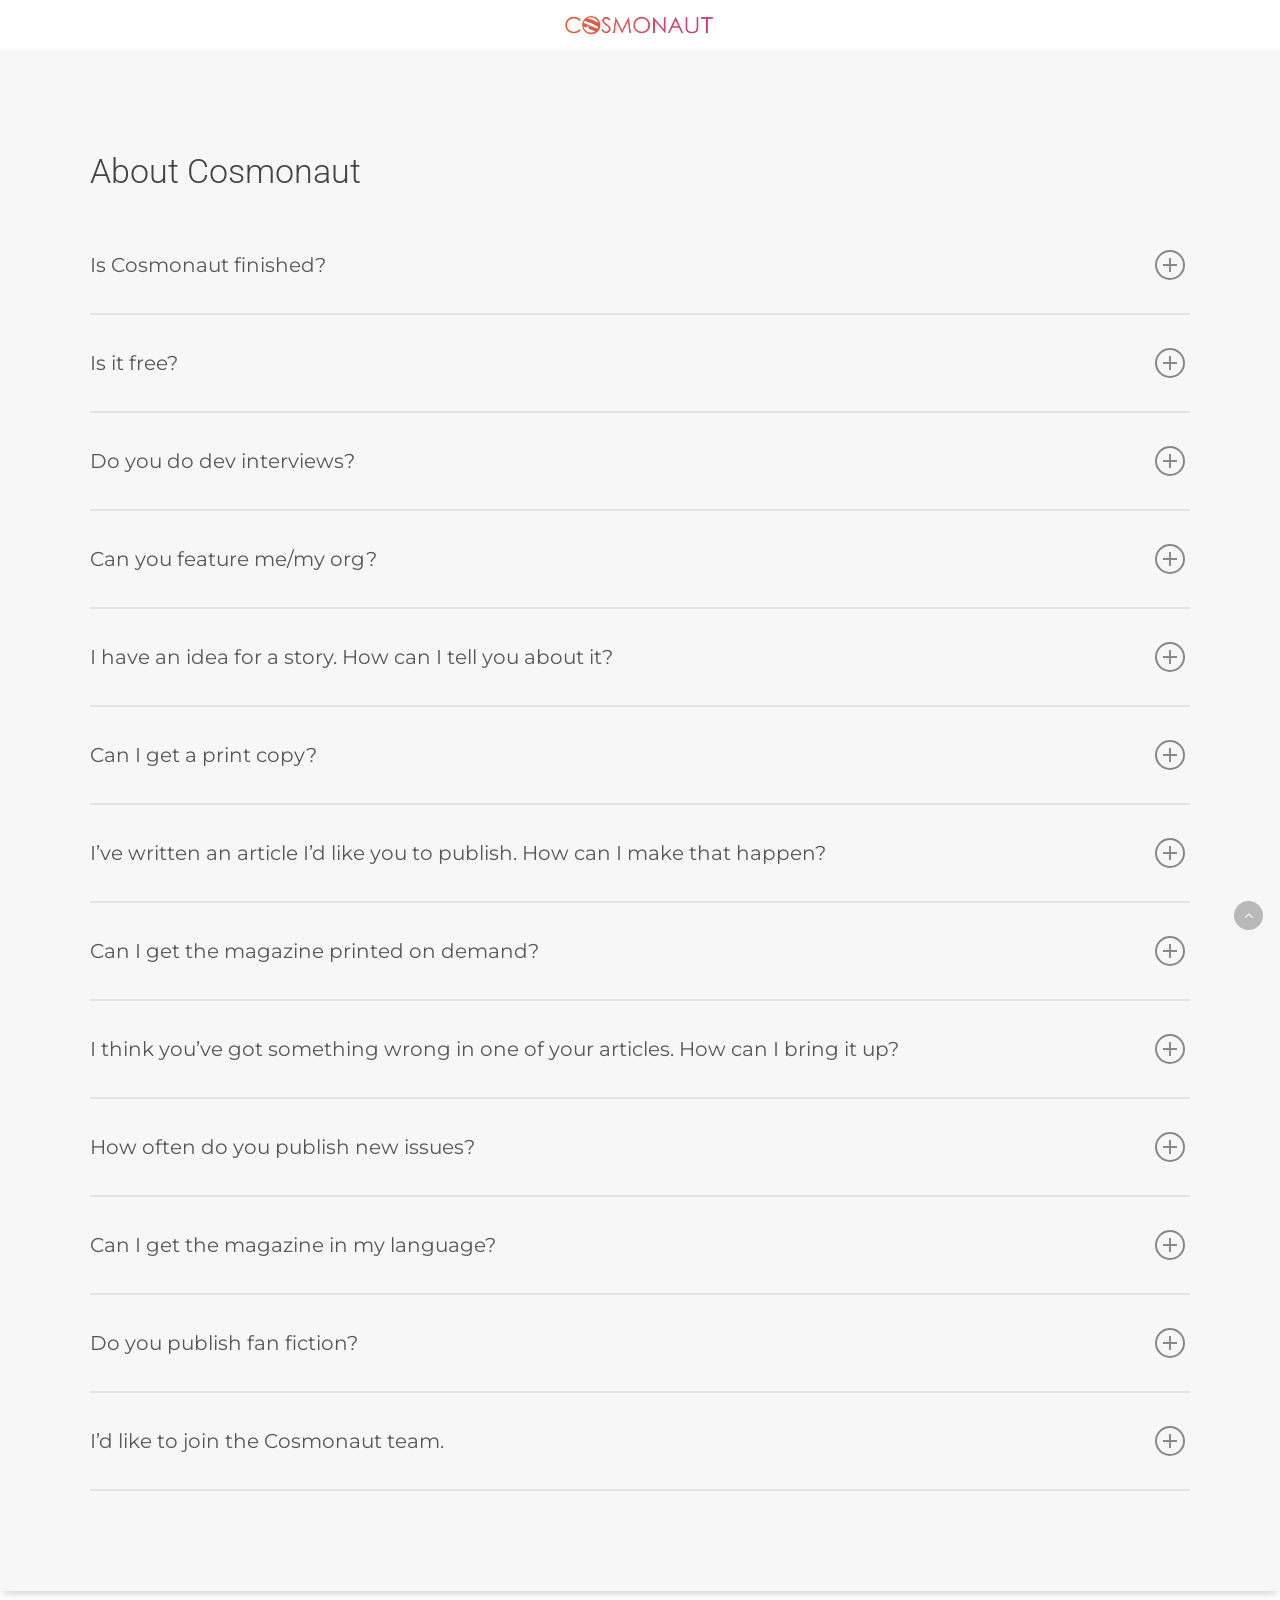
<file: faq/index.html>
<!DOCTYPE html>
<html lang="en-GB" class="no-js">
<head><meta charset="UTF-8">
	
	
	
	<meta name="viewport" content="width=device-width, initial-scale=1, maximum-scale=1, user-scalable=0"><meta name="robots" content="index, follow, max-image-preview:large, max-snippet:-1, max-video-preview:-1">

	<!-- This site is optimized with the Yoast SEO plugin v27.6 - https://yoast.com/product/yoast-seo-wordpress/ -->
	<title>FAQ | Cosmonaut</title>
	<meta name="description" content="Cosmonaut, the monthly online magazine for Star Citizen.">
	<link rel="canonical" href="./index.html">
	<meta property="og:locale" content="en_GB">
	<meta property="og:type" content="article">
	<meta property="og:title" content="FAQ | Cosmonaut">
	<meta property="og:description" content="Cosmonaut, the monthly online magazine for Star Citizen.">
	<meta property="og:url" content="./index.html">
	<meta property="og:site_name" content="Cosmonaut">
	<meta property="article:modified_time" content="2021-03-20T09:46:41+00:00">
	<meta name="twitter:card" content="summary_large_image">
	<meta name="twitter:label1" content="Estimated reading time">
	<meta name="twitter:data1" content="4 minutes">
	<script type="application/ld+json" class="yoast-schema-graph">{"@context":"https:\/\/schema.org","@graph":[{"@type":"WebPage","@id":"\/faq\/","url":"\/faq\/","name":"FAQ | Cosmonaut","isPartOf":{"@id":"\/#website"},"datePublished":"2020-09-17T17:19:25+00:00","dateModified":"2021-03-20T09:46:41+00:00","description":"Cosmonaut, the monthly online magazine for Star Citizen.","breadcrumb":{"@id":"\/faq\/#breadcrumb"},"inLanguage":"en-GB","potentialAction":[{"@type":"ReadAction","target":["\/faq\/"]}]},{"@type":"BreadcrumbList","@id":"\/faq\/#breadcrumb","itemListElement":[{"@type":"ListItem","position":1,"name":"Home","item":"\/"},{"@type":"ListItem","position":2,"name":"FAQ"}]},{"@type":"WebSite","@id":"\/#website","url":"\/","name":"Cosmonaut","description":"The online monthly magazine for Star Citizen","publisher":{"@id":"\/#organization"},"potentialAction":[{"@type":"SearchAction","target":{"@type":"EntryPoint","urlTemplate":"\/?s={search_term_string}"},"query-input":{"@type":"PropertyValueSpecification","valueRequired":true,"valueName":"search_term_string"}}],"inLanguage":"en-GB"},{"@type":"Organization","@id":"\/#organization","name":"Cosmonaut","url":"\/","logo":{"@type":"ImageObject","inLanguage":"en-GB","@id":"\/#\/schema\/logo\/image\/","url":"https:\/\/i1.wp.com\/cosmonautmagazine.com\/wp-content\/uploads\/2020\/04\/cosmonaut_full_no_edge.png?fit=2157%2C264&ssl=1","contentUrl":"https:\/\/i1.wp.com\/cosmonautmagazine.com\/wp-content\/uploads\/2020\/04\/cosmonaut_full_no_edge.png?fit=2157%2C264&ssl=1","width":2157,"height":264,"caption":"Cosmonaut"},"image":{"@id":"\/#\/schema\/logo\/image\/"}}]}</script>
	<!-- / Yoast SEO plugin. -->


<link rel="dns-prefetch" href="//fonts.googleapis.com">
<link rel="alternate" type="application/rss+xml" title="Cosmonaut » Feed" href="./../feed/index.html">
<link rel="alternate" type="application/rss+xml" title="Cosmonaut » Comments Feed" href="./../comments/feed/index.html">
<link rel="alternate" title="oEmbed (JSON)" type="application/json+oembed" href="./../wp-json/oembed/1.0/embed/index.html?url=.%2F%2Ffaq%2F">
<link rel="alternate" title="oEmbed (XML)" type="text/xml+oembed" href="./../wp-json/oembed/1.0/embed/index.html?url=.%2F%2Ffaq%2F&amp;format=xml">
<style id="wp-img-auto-sizes-contain-inline-css" type="text/css">
img:is([sizes=auto i],[sizes^="auto," i]){contain-intrinsic-size:3000px 1500px}
/*# sourceURL=wp-img-auto-sizes-contain-inline-css */
</style>
<style id="wp-emoji-styles-inline-css" type="text/css">

	img.wp-smiley, img.emoji {
		display: inline !important;
		border: none !important;
		box-shadow: none !important;
		height: 1em !important;
		width: 1em !important;
		margin: 0 0.07em !important;
		vertical-align: -0.1em !important;
		background: none !important;
		padding: 0 !important;
	}
/*# sourceURL=wp-emoji-styles-inline-css */
</style>
<style id="wp-block-library-inline-css" type="text/css">
:root{--wp-block-synced-color:#7a00df;--wp-block-synced-color--rgb:122,0,223;--wp-bound-block-color:var(--wp-block-synced-color);--wp-editor-canvas-background:#ddd;--wp-admin-theme-color:#007cba;--wp-admin-theme-color--rgb:0,124,186;--wp-admin-theme-color-darker-10:#006ba1;--wp-admin-theme-color-darker-10--rgb:0,107,160.5;--wp-admin-theme-color-darker-20:#005a87;--wp-admin-theme-color-darker-20--rgb:0,90,135;--wp-admin-border-width-focus:2px}@media (min-resolution:192dpi){:root{--wp-admin-border-width-focus:1.5px}}.wp-element-button{cursor:pointer}:root .has-very-light-gray-background-color{background-color:#eee}:root .has-very-dark-gray-background-color{background-color:#313131}:root .has-very-light-gray-color{color:#eee}:root .has-very-dark-gray-color{color:#313131}:root .has-vivid-green-cyan-to-vivid-cyan-blue-gradient-background{background:linear-gradient(135deg,#00d084,#0693e3)}:root .has-purple-crush-gradient-background{background:linear-gradient(135deg,#34e2e4,#4721fb 50%,#ab1dfe)}:root .has-hazy-dawn-gradient-background{background:linear-gradient(135deg,#faaca8,#dad0ec)}:root .has-subdued-olive-gradient-background{background:linear-gradient(135deg,#fafae1,#67a671)}:root .has-atomic-cream-gradient-background{background:linear-gradient(135deg,#fdd79a,#004a59)}:root .has-nightshade-gradient-background{background:linear-gradient(135deg,#330968,#31cdcf)}:root .has-midnight-gradient-background{background:linear-gradient(135deg,#020381,#2874fc)}:root{--wp--preset--font-size--normal:16px;--wp--preset--font-size--huge:42px}.has-regular-font-size{font-size:1em}.has-larger-font-size{font-size:2.625em}.has-normal-font-size{font-size:var(--wp--preset--font-size--normal)}.has-huge-font-size{font-size:var(--wp--preset--font-size--huge)}.has-text-align-center{text-align:center}.has-text-align-left{text-align:left}.has-text-align-right{text-align:right}.has-fit-text{white-space:nowrap!important}#end-resizable-editor-section{display:none}.aligncenter{clear:both}.items-justified-left{justify-content:flex-start}.items-justified-center{justify-content:center}.items-justified-right{justify-content:flex-end}.items-justified-space-between{justify-content:space-between}.screen-reader-text{border:0;clip-path:inset(50%);height:1px;margin:-1px;overflow:hidden;padding:0;position:absolute;width:1px;word-wrap:normal!important}.screen-reader-text:focus{background-color:#ddd;clip-path:none;color:#444;display:block;font-size:1em;height:auto;left:5px;line-height:normal;padding:15px 23px 14px;text-decoration:none;top:5px;width:auto;z-index:100000}html :where(.has-border-color){border-style:solid}html :where([style*=border-top-color]){border-top-style:solid}html :where([style*=border-right-color]){border-right-style:solid}html :where([style*=border-bottom-color]){border-bottom-style:solid}html :where([style*=border-left-color]){border-left-style:solid}html :where([style*=border-width]){border-style:solid}html :where([style*=border-top-width]){border-top-style:solid}html :where([style*=border-right-width]){border-right-style:solid}html :where([style*=border-bottom-width]){border-bottom-style:solid}html :where([style*=border-left-width]){border-left-style:solid}html :where(img[class*=wp-image-]){height:auto;max-width:100%}:where(figure){margin:0 0 1em}html :where(.is-position-sticky){--wp-admin--admin-bar--position-offset:var(--wp-admin--admin-bar--height,0px)}@media screen and (max-width:600px){html :where(.is-position-sticky){--wp-admin--admin-bar--position-offset:0px}}

/*# sourceURL=wp-block-library-inline-css */
</style>
<style id="classic-theme-styles-inline-css" type="text/css">
/*! This file is auto-generated */
.wp-block-button__link{color:#fff;background-color:#32373c;border-radius:9999px;box-shadow:none;text-decoration:none;padding:calc(.667em + 2px) calc(1.333em + 2px);font-size:1.125em}.wp-block-file__button{background:#32373c;color:#fff;text-decoration:none}
/*# sourceURL=/wp-includes/css/classic-themes.min.css */
</style>
<style id="global-styles-inline-css" type="text/css">
:root{--wp--preset--aspect-ratio--square: 1;--wp--preset--aspect-ratio--4-3: 4/3;--wp--preset--aspect-ratio--3-4: 3/4;--wp--preset--aspect-ratio--3-2: 3/2;--wp--preset--aspect-ratio--2-3: 2/3;--wp--preset--aspect-ratio--16-9: 16/9;--wp--preset--aspect-ratio--9-16: 9/16;--wp--preset--color--black: #000000;--wp--preset--color--cyan-bluish-gray: #abb8c3;--wp--preset--color--white: #ffffff;--wp--preset--color--pale-pink: #f78da7;--wp--preset--color--vivid-red: #cf2e2e;--wp--preset--color--luminous-vivid-orange: #ff6900;--wp--preset--color--luminous-vivid-amber: #fcb900;--wp--preset--color--light-green-cyan: #7bdcb5;--wp--preset--color--vivid-green-cyan: #00d084;--wp--preset--color--pale-cyan-blue: #8ed1fc;--wp--preset--color--vivid-cyan-blue: #0693e3;--wp--preset--color--vivid-purple: #9b51e0;--wp--preset--gradient--vivid-cyan-blue-to-vivid-purple: linear-gradient(135deg,rgb(6,147,227) 0%,rgb(155,81,224) 100%);--wp--preset--gradient--light-green-cyan-to-vivid-green-cyan: linear-gradient(135deg,rgb(122,220,180) 0%,rgb(0,208,130) 100%);--wp--preset--gradient--luminous-vivid-amber-to-luminous-vivid-orange: linear-gradient(135deg,rgb(252,185,0) 0%,rgb(255,105,0) 100%);--wp--preset--gradient--luminous-vivid-orange-to-vivid-red: linear-gradient(135deg,rgb(255,105,0) 0%,rgb(207,46,46) 100%);--wp--preset--gradient--very-light-gray-to-cyan-bluish-gray: linear-gradient(135deg,rgb(238,238,238) 0%,rgb(169,184,195) 100%);--wp--preset--gradient--cool-to-warm-spectrum: linear-gradient(135deg,rgb(74,234,220) 0%,rgb(151,120,209) 20%,rgb(207,42,186) 40%,rgb(238,44,130) 60%,rgb(251,105,98) 80%,rgb(254,248,76) 100%);--wp--preset--gradient--blush-light-purple: linear-gradient(135deg,rgb(255,206,236) 0%,rgb(152,150,240) 100%);--wp--preset--gradient--blush-bordeaux: linear-gradient(135deg,rgb(254,205,165) 0%,rgb(254,45,45) 50%,rgb(107,0,62) 100%);--wp--preset--gradient--luminous-dusk: linear-gradient(135deg,rgb(255,203,112) 0%,rgb(199,81,192) 50%,rgb(65,88,208) 100%);--wp--preset--gradient--pale-ocean: linear-gradient(135deg,rgb(255,245,203) 0%,rgb(182,227,212) 50%,rgb(51,167,181) 100%);--wp--preset--gradient--electric-grass: linear-gradient(135deg,rgb(202,248,128) 0%,rgb(113,206,126) 100%);--wp--preset--gradient--midnight: linear-gradient(135deg,rgb(2,3,129) 0%,rgb(40,116,252) 100%);--wp--preset--font-size--small: 13px;--wp--preset--font-size--medium: 20px;--wp--preset--font-size--large: 36px;--wp--preset--font-size--x-large: 42px;--wp--preset--spacing--20: 0.44rem;--wp--preset--spacing--30: 0.67rem;--wp--preset--spacing--40: 1rem;--wp--preset--spacing--50: 1.5rem;--wp--preset--spacing--60: 2.25rem;--wp--preset--spacing--70: 3.38rem;--wp--preset--spacing--80: 5.06rem;--wp--preset--shadow--natural: 6px 6px 9px rgba(0, 0, 0, 0.2);--wp--preset--shadow--deep: 12px 12px 50px rgba(0, 0, 0, 0.4);--wp--preset--shadow--sharp: 6px 6px 0px rgba(0, 0, 0, 0.2);--wp--preset--shadow--outlined: 6px 6px 0px -3px rgb(255, 255, 255), 6px 6px rgb(0, 0, 0);--wp--preset--shadow--crisp: 6px 6px 0px rgb(0, 0, 0);}:where(.is-layout-flex){gap: 0.5em;}:where(.is-layout-grid){gap: 0.5em;}body .is-layout-flex{display: flex;}.is-layout-flex{flex-wrap: wrap;align-items: center;}.is-layout-flex > :is(*, div){margin: 0;}body .is-layout-grid{display: grid;}.is-layout-grid > :is(*, div){margin: 0;}:where(.wp-block-columns.is-layout-flex){gap: 2em;}:where(.wp-block-columns.is-layout-grid){gap: 2em;}:where(.wp-block-post-template.is-layout-flex){gap: 1.25em;}:where(.wp-block-post-template.is-layout-grid){gap: 1.25em;}.has-black-color{color: var(--wp--preset--color--black) !important;}.has-cyan-bluish-gray-color{color: var(--wp--preset--color--cyan-bluish-gray) !important;}.has-white-color{color: var(--wp--preset--color--white) !important;}.has-pale-pink-color{color: var(--wp--preset--color--pale-pink) !important;}.has-vivid-red-color{color: var(--wp--preset--color--vivid-red) !important;}.has-luminous-vivid-orange-color{color: var(--wp--preset--color--luminous-vivid-orange) !important;}.has-luminous-vivid-amber-color{color: var(--wp--preset--color--luminous-vivid-amber) !important;}.has-light-green-cyan-color{color: var(--wp--preset--color--light-green-cyan) !important;}.has-vivid-green-cyan-color{color: var(--wp--preset--color--vivid-green-cyan) !important;}.has-pale-cyan-blue-color{color: var(--wp--preset--color--pale-cyan-blue) !important;}.has-vivid-cyan-blue-color{color: var(--wp--preset--color--vivid-cyan-blue) !important;}.has-vivid-purple-color{color: var(--wp--preset--color--vivid-purple) !important;}.has-black-background-color{background-color: var(--wp--preset--color--black) !important;}.has-cyan-bluish-gray-background-color{background-color: var(--wp--preset--color--cyan-bluish-gray) !important;}.has-white-background-color{background-color: var(--wp--preset--color--white) !important;}.has-pale-pink-background-color{background-color: var(--wp--preset--color--pale-pink) !important;}.has-vivid-red-background-color{background-color: var(--wp--preset--color--vivid-red) !important;}.has-luminous-vivid-orange-background-color{background-color: var(--wp--preset--color--luminous-vivid-orange) !important;}.has-luminous-vivid-amber-background-color{background-color: var(--wp--preset--color--luminous-vivid-amber) !important;}.has-light-green-cyan-background-color{background-color: var(--wp--preset--color--light-green-cyan) !important;}.has-vivid-green-cyan-background-color{background-color: var(--wp--preset--color--vivid-green-cyan) !important;}.has-pale-cyan-blue-background-color{background-color: var(--wp--preset--color--pale-cyan-blue) !important;}.has-vivid-cyan-blue-background-color{background-color: var(--wp--preset--color--vivid-cyan-blue) !important;}.has-vivid-purple-background-color{background-color: var(--wp--preset--color--vivid-purple) !important;}.has-black-border-color{border-color: var(--wp--preset--color--black) !important;}.has-cyan-bluish-gray-border-color{border-color: var(--wp--preset--color--cyan-bluish-gray) !important;}.has-white-border-color{border-color: var(--wp--preset--color--white) !important;}.has-pale-pink-border-color{border-color: var(--wp--preset--color--pale-pink) !important;}.has-vivid-red-border-color{border-color: var(--wp--preset--color--vivid-red) !important;}.has-luminous-vivid-orange-border-color{border-color: var(--wp--preset--color--luminous-vivid-orange) !important;}.has-luminous-vivid-amber-border-color{border-color: var(--wp--preset--color--luminous-vivid-amber) !important;}.has-light-green-cyan-border-color{border-color: var(--wp--preset--color--light-green-cyan) !important;}.has-vivid-green-cyan-border-color{border-color: var(--wp--preset--color--vivid-green-cyan) !important;}.has-pale-cyan-blue-border-color{border-color: var(--wp--preset--color--pale-cyan-blue) !important;}.has-vivid-cyan-blue-border-color{border-color: var(--wp--preset--color--vivid-cyan-blue) !important;}.has-vivid-purple-border-color{border-color: var(--wp--preset--color--vivid-purple) !important;}.has-vivid-cyan-blue-to-vivid-purple-gradient-background{background: var(--wp--preset--gradient--vivid-cyan-blue-to-vivid-purple) !important;}.has-light-green-cyan-to-vivid-green-cyan-gradient-background{background: var(--wp--preset--gradient--light-green-cyan-to-vivid-green-cyan) !important;}.has-luminous-vivid-amber-to-luminous-vivid-orange-gradient-background{background: var(--wp--preset--gradient--luminous-vivid-amber-to-luminous-vivid-orange) !important;}.has-luminous-vivid-orange-to-vivid-red-gradient-background{background: var(--wp--preset--gradient--luminous-vivid-orange-to-vivid-red) !important;}.has-very-light-gray-to-cyan-bluish-gray-gradient-background{background: var(--wp--preset--gradient--very-light-gray-to-cyan-bluish-gray) !important;}.has-cool-to-warm-spectrum-gradient-background{background: var(--wp--preset--gradient--cool-to-warm-spectrum) !important;}.has-blush-light-purple-gradient-background{background: var(--wp--preset--gradient--blush-light-purple) !important;}.has-blush-bordeaux-gradient-background{background: var(--wp--preset--gradient--blush-bordeaux) !important;}.has-luminous-dusk-gradient-background{background: var(--wp--preset--gradient--luminous-dusk) !important;}.has-pale-ocean-gradient-background{background: var(--wp--preset--gradient--pale-ocean) !important;}.has-electric-grass-gradient-background{background: var(--wp--preset--gradient--electric-grass) !important;}.has-midnight-gradient-background{background: var(--wp--preset--gradient--midnight) !important;}.has-small-font-size{font-size: var(--wp--preset--font-size--small) !important;}.has-medium-font-size{font-size: var(--wp--preset--font-size--medium) !important;}.has-large-font-size{font-size: var(--wp--preset--font-size--large) !important;}.has-x-large-font-size{font-size: var(--wp--preset--font-size--x-large) !important;}
/*# sourceURL=global-styles-inline-css */
</style>

<link rel="stylesheet" id="salient-social-css" href="./../wp-content/plugins/salient-social/css/style.css?ver=1.1" type="text/css" media="all">
<style id="salient-social-inline-css" type="text/css">

  .sharing-default-minimal .nectar-love.loved,
  body .nectar-social[data-color-override="override"].fixed > a:before, 
  body .nectar-social[data-color-override="override"].fixed .nectar-social-inner a,
  .sharing-default-minimal .nectar-social[data-color-override="override"] .nectar-social-inner a:hover {
    background-color: #e62a66;
  }
  .nectar-social.hover .nectar-love.loved,
  .nectar-social.hover > .nectar-love-button a:hover,
  .nectar-social[data-color-override="override"].hover > div a:hover,
  #single-below-header .nectar-social[data-color-override="override"].hover > div a:hover,
  .nectar-social[data-color-override="override"].hover .share-btn:hover,
  .sharing-default-minimal .nectar-social[data-color-override="override"] .nectar-social-inner a {
    border-color: #e62a66;
  }
  #single-below-header .nectar-social.hover .nectar-love.loved i,
  #single-below-header .nectar-social.hover[data-color-override="override"] a:hover,
  #single-below-header .nectar-social.hover[data-color-override="override"] a:hover i,
  #single-below-header .nectar-social.hover .nectar-love-button a:hover i,
  .nectar-love:hover i,
  .hover .nectar-love:hover .total_loves,
  .nectar-love.loved i,
  .nectar-social.hover .nectar-love.loved .total_loves,
  .nectar-social.hover .share-btn:hover, 
  .nectar-social[data-color-override="override"].hover .nectar-social-inner a:hover,
  .nectar-social[data-color-override="override"].hover > div:hover span,
  .sharing-default-minimal .nectar-social[data-color-override="override"] .nectar-social-inner a:not(:hover) i,
  .sharing-default-minimal .nectar-social[data-color-override="override"] .nectar-social-inner a:not(:hover) {
    color: #e62a66;
  }
/*# sourceURL=salient-social-inline-css */
</style>
<link rel="stylesheet" id="eeb-css-frontend-css" href="./../wp-content/plugins/email-encoder-bundle/assets/css/style.css?ver=54d4eedc552c499c4a8d6b89c23d3df1" type="text/css" media="all">
<link rel="stylesheet" id="dashicons-css" href="./../wp-includes/css/dashicons.min.css?ver=6.9.4" type="text/css" media="all">
<link rel="stylesheet" id="font-awesome-css" href="./../wp-content/themes/salient/css/font-awesome.min.css?ver=4.6.4" type="text/css" media="all">
<link rel="stylesheet" id="salient-grid-system-css" href="./../wp-content/themes/salient/css/grid-system.css?ver=11.0.4" type="text/css" media="all">
<link rel="stylesheet" id="main-styles-css" href="./../wp-content/themes/salient/css/style.css?ver=11.0.4" type="text/css" media="all">
<style id="main-styles-inline-css" type="text/css">
html body[data-header-resize="1"] .container-wrap, html body[data-header-resize="0"] .container-wrap, body[data-header-format="left-header"][data-header-resize="0"] .container-wrap { padding-top: 0; }
html:not(.page-trans-loaded) { background-color: #ffffff; }
/*# sourceURL=main-styles-inline-css */
</style>
<link rel="stylesheet" id="nectar-ocm-slide-out-right-hover-css" href="./../wp-content/themes/salient/css/off-canvas/slide-out-right-hover.css?ver=11.0.4" type="text/css" media="all">
<link rel="stylesheet" id="magnific-css" href="./../wp-content/themes/salient/css/plugins/magnific.css?ver=8.6.0" type="text/css" media="all">
<link rel="stylesheet" id="nectar_default_font_open_sans-css" href="https://fonts.googleapis.com/css?family=Open+Sans%3A300%2C400%2C600%2C700&amp;subset=latin%2Clatin-ext" type="text/css" media="all">
<link rel="stylesheet" id="responsive-css" href="./../wp-content/themes/salient/css/responsive.css?ver=11.0.4" type="text/css" media="all">
<link rel="stylesheet" id="select2-css" href="./../wp-content/themes/salient/css/plugins/select2.css?ver=6.2" type="text/css" media="all">
<link rel="stylesheet" id="salient-child-style-css" href="./../wp-content/themes/salient-child/style.css?ver=11.0.4" type="text/css" media="all">
<link rel="stylesheet" id="skin-material-css" href="./../wp-content/themes/salient/css/skin-material.css?ver=11.0.4" type="text/css" media="all">
<link rel="stylesheet" id="js_composer_front-css" href="./../wp-content/plugins/js_composer_salient/assets/css/js_composer.min.css?ver=6.1" type="text/css" media="all">
<link rel="stylesheet" id="dynamic-css-css" href="./../wp-content/themes/salient/css/salient-dynamic-styles.css?ver=21469" type="text/css" media="all">
<style id="dynamic-css-inline-css" type="text/css">
@media only screen and (min-width:1000px){body #ajax-content-wrap.no-scroll{min-height:calc(100vh - 50px);height:calc(100vh - 50px)!important;}}@media only screen and (min-width:1000px){#page-header-wrap.fullscreen-header,#page-header-wrap.fullscreen-header #page-header-bg,html:not(.nectar-box-roll-loaded) .nectar-box-roll > #page-header-bg.fullscreen-header,.nectar_fullscreen_zoom_recent_projects,#nectar_fullscreen_rows:not(.afterLoaded) > div{height:calc(100vh - 49px);}.wpb_row.vc_row-o-full-height.top-level,.wpb_row.vc_row-o-full-height.top-level > .col.span_12{min-height:calc(100vh - 49px);}html:not(.nectar-box-roll-loaded) .nectar-box-roll > #page-header-bg.fullscreen-header{top:50px;}.nectar-slider-wrap[data-fullscreen="true"]:not(.loaded),.nectar-slider-wrap[data-fullscreen="true"]:not(.loaded) .swiper-container{height:calc(100vh - 48px)!important;}.admin-bar .nectar-slider-wrap[data-fullscreen="true"]:not(.loaded),.admin-bar .nectar-slider-wrap[data-fullscreen="true"]:not(.loaded) .swiper-container{height:calc(100vh - 48px - 32px)!important;}}
#social .fa-whatsapp::before, .off-canvas-social-links .fa-whatsapp::before, #footer-outer .social .fa-whatsapp::before {
    content: '\f1e8' !important;
}

#footer-outer .social i[class*="fa-"] {
    top: 0;
}

#social {
    float: right !important;
}

#header-secondary-outer .sf-menu {
    float: left !important;
}

#header-secondary-outer .sf-menu a {
    font-family: Montserrat;
    text-transform: uppercase;
    font-weight: 800;
}

.grecaptcha-badge { visibility: hidden; }

#slide-out-widget-area .off-canvas-menu-container .secondary-header-items {
    display: none !important;
}

.screen-reader-text {
    display: none !important;
}

#sidebar .fancy-select-wrap {
    padding-top: 0 !important;
}
/*# sourceURL=dynamic-css-inline-css */
</style>
<link rel="stylesheet" id="redux-google-fonts-salient_redux-css" href="https://fonts.googleapis.com/css?family=Montserrat%3A800%2C400%7CLato%3A400%7CRoboto%3A300%2C500&amp;subset=latin&amp;ver=1611089996" type="text/css" media="all">
<script type="text/javascript" src="./../wp-includes/js/jquery/jquery.min.js?ver=3.7.1" id="jquery-core-js"></script>
<script type="text/javascript" src="./../wp-includes/js/jquery/jquery-migrate.min.js?ver=3.4.1" id="jquery-migrate-js"></script>
<script type="text/javascript" src="./../wp-content/plugins/email-encoder-bundle/assets/js/custom.js?ver=2c542c9989f589cd5318f5cef6a9ecd7" id="eeb-js-frontend-js"></script>
<link rel="https://api.w.org/" href="./../wp-json/index.html"><link rel="alternate" title="JSON" type="application/json" href="./../wp-json/wp/v2/pages/814/index.html"><link rel="EditURI" type="application/rsd+xml" title="RSD" href="./../xmlrpc.php?rsd">
<meta name="generator" content="WordPress 6.9.4">
<link rel="shortlink" href="./../index.html?p=814">
<script type="text/javascript"> var root = document.getElementsByTagName( "html" )[0]; root.setAttribute( "class", "js" ); </script><meta name="generator" content="Powered by WPBakery Page Builder - drag and drop page builder for WordPress.">
<link rel="icon" href="./../wp-content/uploads/2020/04/cropped-cosmosynth-1-32x32.png" sizes="32x32">
<link rel="icon" href="./../wp-content/uploads/2020/04/cropped-cosmosynth-1-192x192.png" sizes="192x192">
<link rel="apple-touch-icon" href="./../wp-content/uploads/2020/04/cropped-cosmosynth-1-180x180.png">
<meta name="msapplication-TileImage" content="./../wp-content/uploads/2020/04/cropped-cosmosynth-1-270x270.png">
<noscript><style> .wpb_animate_when_almost_visible { opacity: 1; }</style></noscript>	
</head>


<body data-rsssl="1" class="wp-singular page-template-default page page-id-814 wp-theme-salient wp-child-theme-salient-child material wpb-js-composer js-comp-ver-6.1 vc_responsive" data-footer-reveal="1" data-footer-reveal-shadow="small" data-header-format="centered-logo-between-menu" data-body-border="off" data-boxed-style="" data-header-breakpoint="1000" data-dropdown-style="minimal" data-cae="easeOutQuint" data-cad="950" data-megamenu-width="full-width" data-aie="zoom-out" data-ls="magnific" data-apte="horizontal_swipe" data-hhun="0" data-fancy-form-rcs="1" data-form-style="minimal" data-form-submit="regular" data-is="minimal" data-button-style="slightly_rounded_shadow" data-user-account-button="false" data-flex-cols="true" data-col-gap="default" data-header-inherit-rc="false" data-header-search="false" data-animated-anchors="true" data-ajax-transitions="true" data-full-width-header="false" data-slide-out-widget-area="false" data-slide-out-widget-area-style="slide-out-from-right-hover" data-user-set-ocm="off" data-loading-animation="none" data-bg-header="false" data-responsive="1" data-ext-responsive="true" data-header-resize="0" data-header-color="light" data-transparent-header="false" data-cart="false" data-remove-m-parallax="" data-remove-m-video-bgs="" data-force-header-trans-color="light" data-smooth-scrolling="0" data-permanent-transparent="false">
	
	<script type="text/javascript"> if(navigator.userAgent.match(/(Android|iPod|iPhone|iPad|BlackBerry|IEMobile|Opera Mini)/)) { document.body.className += " using-mobile-browser "; } </script><div class="ocm-effect-wrap"><div class="ocm-effect-wrap-inner"><div id="ajax-loading-screen" data-disable-mobile="1" data-disable-fade-on-click="0" data-effect="horizontal_swipe" data-method="standard"><div class="reveal-1"></div><div class="reveal-2"></div></div>	
	<div id="header-space" data-header-mobile-fixed="1"></div> 
	
		
	<div id="header-outer" data-has-menu="false" data-has-buttons="no" data-using-pr-menu="false" data-mobile-fixed="1" data-ptnm="false" data-lhe="animated_underline" data-user-set-bg="#ffffff" data-format="centered-logo-between-menu" data-permanent-transparent="false" data-megamenu-rt="0" data-remove-fixed="0" data-header-resize="0" data-cart="false" data-transparency-option="0" data-box-shadow="large" data-shrink-num="6" data-using-secondary="0" data-using-logo="1" data-logo-height="30" data-m-logo-height="24" data-padding="10" data-full-width="false" data-condense="false">
		
		
<div id="search-outer" class="nectar">
	<div id="search">
		<div class="container">
			 <div id="search-box">
				 <div class="inner-wrap">
					 <div class="col span_12">
						  <form role="search" action=".//" method="GET">
														 <input type="text" name="s" id="s" value="" placeholder="Search"> 
							 								
						<span>Hit enter to search or ESC to close</span>						</form>
					</div><!--/span_12-->
				</div><!--/inner-wrap-->
			 </div><!--/search-box-->
			 <div id="close"><a href="#">
				<span class="close-wrap"> <span class="close-line close-line1"></span> <span class="close-line close-line2"></span> </span>				 </a></div>
		 </div><!--/container-->
	</div><!--/search-->
</div><!--/search-outer-->

<header id="top">
	<div class="container">
		<div class="row">
			<div class="col span_3">
				<a id="logo" href="./../index.html" data-supplied-ml-starting-dark="false" data-supplied-ml-starting="false" data-supplied-ml="true">
					<img class="stnd default-logo dark-version" alt="Cosmonaut" src="./../wp-content/uploads/2020/04/cosmonaut_full_color.png" srcset="./../wp-content/uploads/2020/04/cosmonaut_full_color.png 1x, ./../wp-content/uploads/2020/04/cosmonaut_full_color.png 2x"><img class="mobile-only-logo" alt="Cosmonaut" src="./../wp-content/uploads/2020/04/cosmonaut_full_no_edge.png"> 
				</a>
				
							</div><!--/span_3-->
			
			<div class="col span_9 col_last">
								
									
					<nav>
						
						<ul class="sf-menu">	
							<li class="no-menu-assigned"><a href="#">No menu assigned</a></li>						</ul>
						

													<ul class="buttons sf-menu" data-user-set-ocm="off">
								
																
							</ul>
												
					</nav>
					
					<div class="logo-spacing" data-using-image="true"><img class="hidden-logo" alt="Cosmonaut" src="./../wp-content/uploads/2020/04/cosmonaut_full_color.png"></div>					
				</div><!--/span_9-->
				
								
			</div><!--/row-->
					</div><!--/container-->
	</header>
		
	</div>
	
		
	<div id="ajax-content-wrap">
		
		
<div class="container-wrap">
	<div class="container main-content">
		<div class="row">
			
			
		<div id="fws_6a088c98bb17c" data-column-margin="default" data-midnight="dark" data-bg-mobile-hidden="" class="wpb_row vc_row-fluid vc_row top-level full-width-section standard_section " style="padding-top: 100px; padding-bottom: 100px;"><div class="row-bg-wrap" data-bg-animation="none" data-bg-overlay="false"><div class="inner-wrap"><div class="row-bg using-bg-color" style="background-color: #f7f7f7;"></div></div><div class="row-bg-overlay"></div></div><div class="col span_12 dark left">
	<div class="vc_col-sm-12 wpb_column column_container vc_column_container col no-extra-padding" data-t-w-inherits="default" data-border-radius="none" data-shadow="none" data-border-animation="" data-border-animation-delay="" data-border-width="none" data-border-style="solid" data-border-color="" data-bg-cover="" data-padding-pos="all" data-has-bg-color="false" data-bg-color="" data-bg-opacity="1" data-hover-bg="" data-hover-bg-opacity="1" data-animation="" data-delay="0">
		<div class="vc_column-inner"><div class="column-bg-overlay-wrap" data-bg-animation="none"><div class="column-bg-overlay"></div></div>
			<div class="wpb_wrapper">
				
<div class="wpb_text_column wpb_content_element ">
	<div class="wpb_wrapper">
		<h2>About Cosmonaut</h2>
	</div>
</div>



<div class="toggles " data-style="minimal"><div class="toggle accent-color"><h3><a href="#"><i class="icon-plus-sign"></i>Is Cosmonaut finished?</a></h3><div>
<div class="wpb_text_column wpb_content_element ">
	<div class="wpb_wrapper">
		<p>Now that we’ve completed our first year, our team are taking a break. We’ll announce on our social channels when we’re ready to start work on our second series of issues.</p>
<p>Our Patreon page will be back online when we launch our second series.</p>
	</div>
</div>



</div></div><div class="toggle accent-color"><h3><a href="#"><i class="icon-plus-sign"></i>Is it free?</a></h3><div>
<div class="wpb_text_column wpb_content_element ">
	<div class="wpb_wrapper">
		<p>Yes, Cosmonaut is a completely free download. Our current issue and all our archive issues are available to download or view for free from <a href="./../index.html#archive">our website</a>.</p>
	</div>
</div>



</div></div><div class="toggle extra-color-1"><h3><a href="#"><i class="icon-plus-sign"></i>Do you do dev interviews?</a></h3><div>
<div class="wpb_text_column wpb_content_element ">
	<div class="wpb_wrapper">
		<p><i>Cosmonaut</i> is written from an in-universe perspective; it is roleplay journalism. As such, we wouldn’t interview a dev about their work making Star Citizen. We might, however, interview them as pilots within the Star Citizen universe!</p>
	</div>
</div>



</div></div><div class="toggle accent-color"><h3><a href="#"><i class="icon-plus-sign"></i>Can you feature me/my org?</a></h3><div>
<div class="wpb_text_column wpb_content_element ">
	<div class="wpb_wrapper">
		<p>Yes! We are a player-driven magazine, and want to tell players’ stories. We have to prioritise what we feature, however, as we have a finite amount of space and time. We look for stories that are relevant or interesting to a wide sample of players.</p>
	</div>
</div>



</div></div><div class="toggle extra-color-1"><h3><a href="#"><i class="icon-plus-sign"></i>I have an idea for a story. How can I tell you about it?</a></h3><div>
<div class="wpb_text_column wpb_content_element ">
	<div class="wpb_wrapper">
		<p>Use the <a href="./../index.html#contact">submission portal</a> on our website. Please outline your idea, including any necessary links to source material.</p>
	</div>
</div>



</div></div><div class="toggle accent-color"><h3><a href="#"><i class="icon-plus-sign"></i>Can I get a print copy?</a></h3><div>
<div class="wpb_text_column wpb_content_element ">
	<div class="wpb_wrapper">
		<p>Yes! We have <a href="./../index.html#patreon">a Patreon page</a> set up — if you join at the ‘Cosmonaut’ or ‘Collector’ tier we will print and post you a copy of the magazine.</p>
	</div>
</div>



</div></div><div class="toggle extra-color-1"><h3><a href="#"><i class="icon-plus-sign"></i>I’ve written an article I’d like you to publish. How can I make that happen?</a></h3><div>
<div class="wpb_text_column wpb_content_element ">
	<div class="wpb_wrapper">
		<p>Great! Please put it on an edit-enabled Google doc and send in the link via <a href="./../index.html#contact">our submission portal</a>, or email <a href="javascript:;" data-enc-email="rqvgbe[at]pbfzbanhgzntnmvar.pbz" class="mail-link" data-wpel-link="ignore"><span id="eeb-628397-267739"></span><script type="text/javascript">(function() {var ml="dgm4c.o%srn0teuzia",mi="=0@<6973;46826:A><2A1A?@:=5462",o="";for(var j=0,l=mi.length;j<l;j++) {o+=ml.charAt(mi.charCodeAt(j)-48);}document.getElementById("eeb-628397-267739").innerHTML = decodeURIComponent(o);}());</script><noscript>*protected email*</noscript></a>.</p>
	</div>
</div>



</div></div><div class="toggle accent-color"><h3><a href="#"><i class="icon-plus-sign"></i>Can I get the magazine printed on demand?</a></h3><div>
<div class="wpb_text_column wpb_content_element ">
	<div class="wpb_wrapper">
		<p>We have looked into this and sadly, because the format of the magazine is landscape A4, it doesn’t make sense to do it.</p>
	</div>
</div>



</div></div><div class="toggle extra-color-1"><h3><a href="#"><i class="icon-plus-sign"></i>I think you’ve got something wrong in one of your articles. How can I bring it up?</a></h3><div>
<div class="wpb_text_column wpb_content_element ">
	<div class="wpb_wrapper">
		<p>We try hard to make sure everything we publish is correct at the time we write it, but we don’t always get it right. We welcome polite corrections. Please drop an email to <a href="javascript:;" data-enc-email="rqvgbe[at]pbfzbanhgzntnmvar.pbz" class="mail-link" data-wpel-link="ignore"><span id="eeb-333913-223314"></span><script type="text/javascript">(function() {var ml="%d0gnm.szarui4ceot",mi="?1<A@:0=2>@75@49;A59398<4?6>@5",o="";for(var j=0,l=mi.length;j<l;j++) {o+=ml.charAt(mi.charCodeAt(j)-48);}document.getElementById("eeb-333913-223314").innerHTML = decodeURIComponent(o);}());</script><noscript>*protected email*</noscript></a>.</p>
	</div>
</div>



</div></div><div class="toggle accent-color"><h3><a href="#"><i class="icon-plus-sign"></i>How often do you publish new issues?</a></h3><div>
<div class="wpb_text_column wpb_content_element ">
	<div class="wpb_wrapper">
		<p><i>Cosmonaut</i> is published once a month, usually on the third Friday.</p>
	</div>
</div>



</div></div><div class="toggle extra-color-1"><h3><a href="#"><i class="icon-plus-sign"></i>Can I get the magazine in my language?</a></h3><div>
<div class="wpb_text_column wpb_content_element ">
	<div class="wpb_wrapper">
		<p>Currently <i>Cosmonaut</i> is an English-language magazine. We’ve had a lot of requests for localisations, and we’d love to be able to do it — but it’s not as simple as just asking someone to translate it.</p>
<p>The translated articles would need to be laid out by the designers all over again, as the paragraphs would be different lengths — effectively doubling our work. Also, for print copies, we’d need to order a new print run for every localisation, and our print runs are already very expensive.</p>
	</div>
</div>



</div></div><div class="toggle accent-color"><h3><a href="#"><i class="icon-plus-sign"></i>Do you publish fan fiction?</a></h3><div>
<div class="wpb_text_column wpb_content_element ">
	<div class="wpb_wrapper">
		<p>No, generally we don’t. There is plenty of really brilliant fan fiction elsewhere in the Star Citizen community, so we focus on roleplay journalism instead.</p>
	</div>
</div>



</div></div><div class="toggle extra-color-1"><h3><a href="#"><i class="icon-plus-sign"></i>I’d like to join the Cosmonaut team.</a></h3><div>
<div class="wpb_text_column wpb_content_element ">
	<div class="wpb_wrapper">
		<p>We like to keep the team small, so membership is by invitation only. But feel free to send examples of your work (whether photography, articles, art or design) through to <a href="javascript:;" data-enc-email="rqvgbe[at]pbfzbanhgzntnmvar.pbz" class="mail-link" data-wpel-link="ignore"><span id="eeb-569412-197511"></span><script type="text/javascript">document.getElementById("eeb-569412-197511").innerHTML = decodeURIComponent("%65%64%69%74%6f%72%40%63%6f%73%6d%6f%6e%61%75%74%6d%61%67%61%7a%69%6e%65%2e%63%6f%6d");</script><noscript>*protected email*</noscript></a> — it’s always great to make contact with other creatives!</p>
	</div>
</div>



</div></div></div>




















			</div> 
		</div>
	</div> 
</div></div>
			
		</div><!--/row-->
	</div><!--/container-->
</div><!--/container-wrap-->


<div id="footer-outer" data-cols="5" data-custom-color="true" data-disable-copyright="false" data-matching-section-color="false" data-copyright-line="false" data-using-bg-img="false" data-bg-img-overlay="0.8" data-full-width="false" data-using-widget-area="false" data-link-hover="underline">
	
	
  <div class="row" id="copyright" data-layout="centered">
	
	<div class="container">
	   
				<div class="col span_5">
		   
			<div id="media_image-3" class="widget widget_media_image"><img width="300" height="300" src="./../wp-content/uploads/2020/04/MadeByTheCommunity_White-300x300.png" class="image wp-image-553  attachment-medium size-medium" alt="" style="max-width: 100%; height: auto;" decoding="async" loading="lazy" srcset="./../wp-content/uploads/2020/04/MadeByTheCommunity_White-300x300.png 300w, ./../wp-content/uploads/2020/04/MadeByTheCommunity_White-1024x1024.png 1024w, ./../wp-content/uploads/2020/04/MadeByTheCommunity_White-150x150.png 150w, ./../wp-content/uploads/2020/04/MadeByTheCommunity_White-768x768.png 768w, ./../wp-content/uploads/2020/04/MadeByTheCommunity_White-100x100.png 100w, ./../wp-content/uploads/2020/04/MadeByTheCommunity_White-140x140.png 140w, ./../wp-content/uploads/2020/04/MadeByTheCommunity_White-500x500.png 500w, ./../wp-content/uploads/2020/04/MadeByTheCommunity_White-350x350.png 350w, ./../wp-content/uploads/2020/04/MadeByTheCommunity_White-1000x1000.png 1000w, ./../wp-content/uploads/2020/04/MadeByTheCommunity_White-800x800.png 800w, ./../wp-content/uploads/2020/04/MadeByTheCommunity_White.png 1418w" sizes="auto, (max-width: 300px) 100vw, 300px"></div>		   
						<p>
				© 2951 Cosmonaut | <a href="./../terms-privacy/index.html">Terms &amp; privacy</a> | <a href="./../gdpr-notice/index.html">GDPR notice</a>			 </p>	
					   
		</div><!--/span_5-->
			   
	  <div class="col span_7 col_last">
		<ul class="social">
					  		  		  		  		  		  		  		  		  		  		  		  		  		  		  		  		  		  		  		  		  		  		  		  		  		  		                            		</ul>
	  </div><!--/span_7-->

	  	
	</div><!--/container-->
	
  </div><!--/row-->
  
		
</div><!--/footer-outer-->


</div> <!--/ajax-content-wrap-->

	<a id="to-top" class="
	mobile-enabled	"><i class="fa fa-angle-up"></i></a>
	</div></div><!--/ocm-effect-wrap--><script type="speculationrules">
{"prefetch":[{"source":"document","where":{"and":[{"href_matches":"/*"},{"not":{"href_matches":["/wp-*.php","/wp-admin/*","/wp-content/uploads/*","/wp-content/*","/wp-content/plugins/*","/wp-content/themes/salient-child/*","/wp-content/themes/salient/*","/*\\?(.+)"]}},{"not":{"selector_matches":"a[rel~=\"nofollow\"]"}},{"not":{"selector_matches":".no-prefetch, .no-prefetch a"}}]},"eagerness":"conservative"}]}
</script>
<script type="text/html" id="wpb-modifications"></script><script type="text/javascript" id="salient-social-js-extra">
/* <![CDATA[ */
var nectarLove = {"ajaxurl":"//wp-admin/admin-ajax.php","postID":"814","rooturl":"/","loveNonce":"a529ee5db7"};
//# sourceURL=salient-social-js-extra
/* ]]> */
</script>
<script type="text/javascript" src="./../wp-content/plugins/salient-social/js/salient-social.js?ver=1.1" id="salient-social-js"></script>
<script type="text/javascript" src="./../wp-content/themes/salient/js/third-party/jquery.easing.js?ver=1.3" id="jquery-easing-js"></script>
<script type="text/javascript" src="./../wp-content/themes/salient/js/third-party/jquery.mousewheel.js?ver=3.1.13" id="jquery-mousewheel-js"></script>
<script type="text/javascript" src="./../wp-content/themes/salient/js/priority.js?ver=11.0.4" id="nectar_priority-js"></script>
<script type="text/javascript" src="./../wp-content/themes/salient/js/third-party/transit.js?ver=0.9.9" id="nectar-transit-js"></script>
<script type="text/javascript" src="./../wp-content/themes/salient/js/third-party/waypoints.js?ver=4.0.1" id="nectar-waypoints-js"></script>
<script type="text/javascript" src="./../wp-content/themes/salient/js/third-party/modernizr.js?ver=2.6.2" id="modernizer-js"></script>
<script type="text/javascript" src="./../wp-content/plugins/salient-portfolio/js/third-party/imagesLoaded.min.js?ver=4.1.4" id="imagesLoaded-js"></script>
<script type="text/javascript" src="./../wp-content/themes/salient/js/third-party/hoverintent.js?ver=1.9" id="hoverintent-js"></script>
<script type="text/javascript" src="./../wp-content/themes/salient/js/third-party/magnific.js?ver=7.0.1" id="magnific-js"></script>
<script type="text/javascript" src="./../wp-content/themes/salient/js/third-party/superfish.js?ver=1.4.8" id="superfish-js"></script>
<script type="text/javascript" id="nectar-frontend-js-extra">
/* <![CDATA[ */
var nectarLove = {"ajaxurl":"//wp-admin/admin-ajax.php","postID":"814","rooturl":"/","disqusComments":"false","loveNonce":"a529ee5db7","mapApiKey":""};
//# sourceURL=nectar-frontend-js-extra
/* ]]> */
</script>
<script type="text/javascript" src="./../wp-content/themes/salient/js/init.js?ver=11.0.4" id="nectar-frontend-js"></script>
<script type="text/javascript" src="./../wp-content/plugins/salient-core/js/third-party/touchswipe.min.js?ver=1.0" id="touchswipe-js"></script>
<script type="text/javascript" src="./../wp-content/themes/salient/js/third-party/select2.min.js?ver=3.5.2" id="select2-js"></script>
<script type="text/javascript" src="./../wp-content/plugins/js_composer_salient/assets/js/dist/js_composer_front.min.js?ver=6.1" id="wpb_composer_front_js-js"></script>
<script id="wp-emoji-settings" type="application/json">
{"baseUrl":"https://s.w.org/images/core/emoji/17.0.2/72x72/","ext":".png","svgUrl":"https://s.w.org/images/core/emoji/17.0.2/svg/","svgExt":".svg","source":{"concatemoji":"//wp-includes/js/wp-emoji-release.min.js?ver=6.9.4"}}
</script>
<script type="module">
/* <![CDATA[ */
/*! This file is auto-generated */
const a=JSON.parse(document.getElementById("wp-emoji-settings").textContent),o=(window._wpemojiSettings=a,"wpEmojiSettingsSupports"),s=["flag","emoji"];function i(e){try{var t={supportTests:e,timestamp:(new Date).valueOf()};sessionStorage.setItem(o,JSON.stringify(t))}catch(e){}}function c(e,t,n){e.clearRect(0,0,e.canvas.width,e.canvas.height),e.fillText(t,0,0);t=new Uint32Array(e.getImageData(0,0,e.canvas.width,e.canvas.height).data);e.clearRect(0,0,e.canvas.width,e.canvas.height),e.fillText(n,0,0);const a=new Uint32Array(e.getImageData(0,0,e.canvas.width,e.canvas.height).data);return t.every((e,t)=>e===a[t])}function p(e,t){e.clearRect(0,0,e.canvas.width,e.canvas.height),e.fillText(t,0,0);var n=e.getImageData(16,16,1,1);for(let e=0;e<n.data.length;e++)if(0!==n.data[e])return!1;return!0}function u(e,t,n,a){switch(t){case"flag":return n(e,"\ud83c\udff3\ufe0f\u200d\u26a7\ufe0f","\ud83c\udff3\ufe0f\u200b\u26a7\ufe0f")?!1:!n(e,"\ud83c\udde8\ud83c\uddf6","\ud83c\udde8\u200b\ud83c\uddf6")&&!n(e,"\ud83c\udff4\udb40\udc67\udb40\udc62\udb40\udc65\udb40\udc6e\udb40\udc67\udb40\udc7f","\ud83c\udff4\u200b\udb40\udc67\u200b\udb40\udc62\u200b\udb40\udc65\u200b\udb40\udc6e\u200b\udb40\udc67\u200b\udb40\udc7f");case"emoji":return!a(e,"\ud83e\u1fac8")}return!1}function f(e,t,n,a){let r;const o=(r="undefined"!=typeof WorkerGlobalScope&&self instanceof WorkerGlobalScope?new OffscreenCanvas(300,150):document.createElement("canvas")).getContext("2d",{willReadFrequently:!0}),s=(o.textBaseline="top",o.font="600 32px Arial",{});return e.forEach(e=>{s[e]=t(o,e,n,a)}),s}function r(e){var t=document.createElement("script");t.src=e,t.defer=!0,document.head.appendChild(t)}a.supports={everything:!0,everythingExceptFlag:!0},new Promise(t=>{let n=function(){try{var e=JSON.parse(sessionStorage.getItem(o));if("object"==typeof e&&"number"==typeof e.timestamp&&(new Date).valueOf()<e.timestamp+604800&&"object"==typeof e.supportTests)return e.supportTests}catch(e){}return null}();if(!n){if("undefined"!=typeof Worker&&"undefined"!=typeof OffscreenCanvas&&"undefined"!=typeof URL&&URL.createObjectURL&&"undefined"!=typeof Blob)try{var e="postMessage("+f.toString()+"("+[JSON.stringify(s),u.toString(),c.toString(),p.toString()].join(",")+"));",a=new Blob([e],{type:"text/javascript"});const r=new Worker(URL.createObjectURL(a),{name:"wpTestEmojiSupports"});return void(r.onmessage=e=>{i(n=e.data),r.terminate(),t(n)})}catch(e){}i(n=f(s,u,c,p))}t(n)}).then(e=>{for(const n in e)a.supports[n]=e[n],a.supports.everything=a.supports.everything&&a.supports[n],"flag"!==n&&(a.supports.everythingExceptFlag=a.supports.everythingExceptFlag&&a.supports[n]);var t;a.supports.everythingExceptFlag=a.supports.everythingExceptFlag&&!a.supports.flag,a.supports.everything||((t=a.source||{}).concatemoji?r(t.concatemoji):t.wpemoji&&t.twemoji&&(r(t.twemoji),r(t.wpemoji)))});
//# sourceURL=//wp-includes/js/wp-emoji-loader.min.js
/* ]]> */
</script>
</body>
</html>
</file>
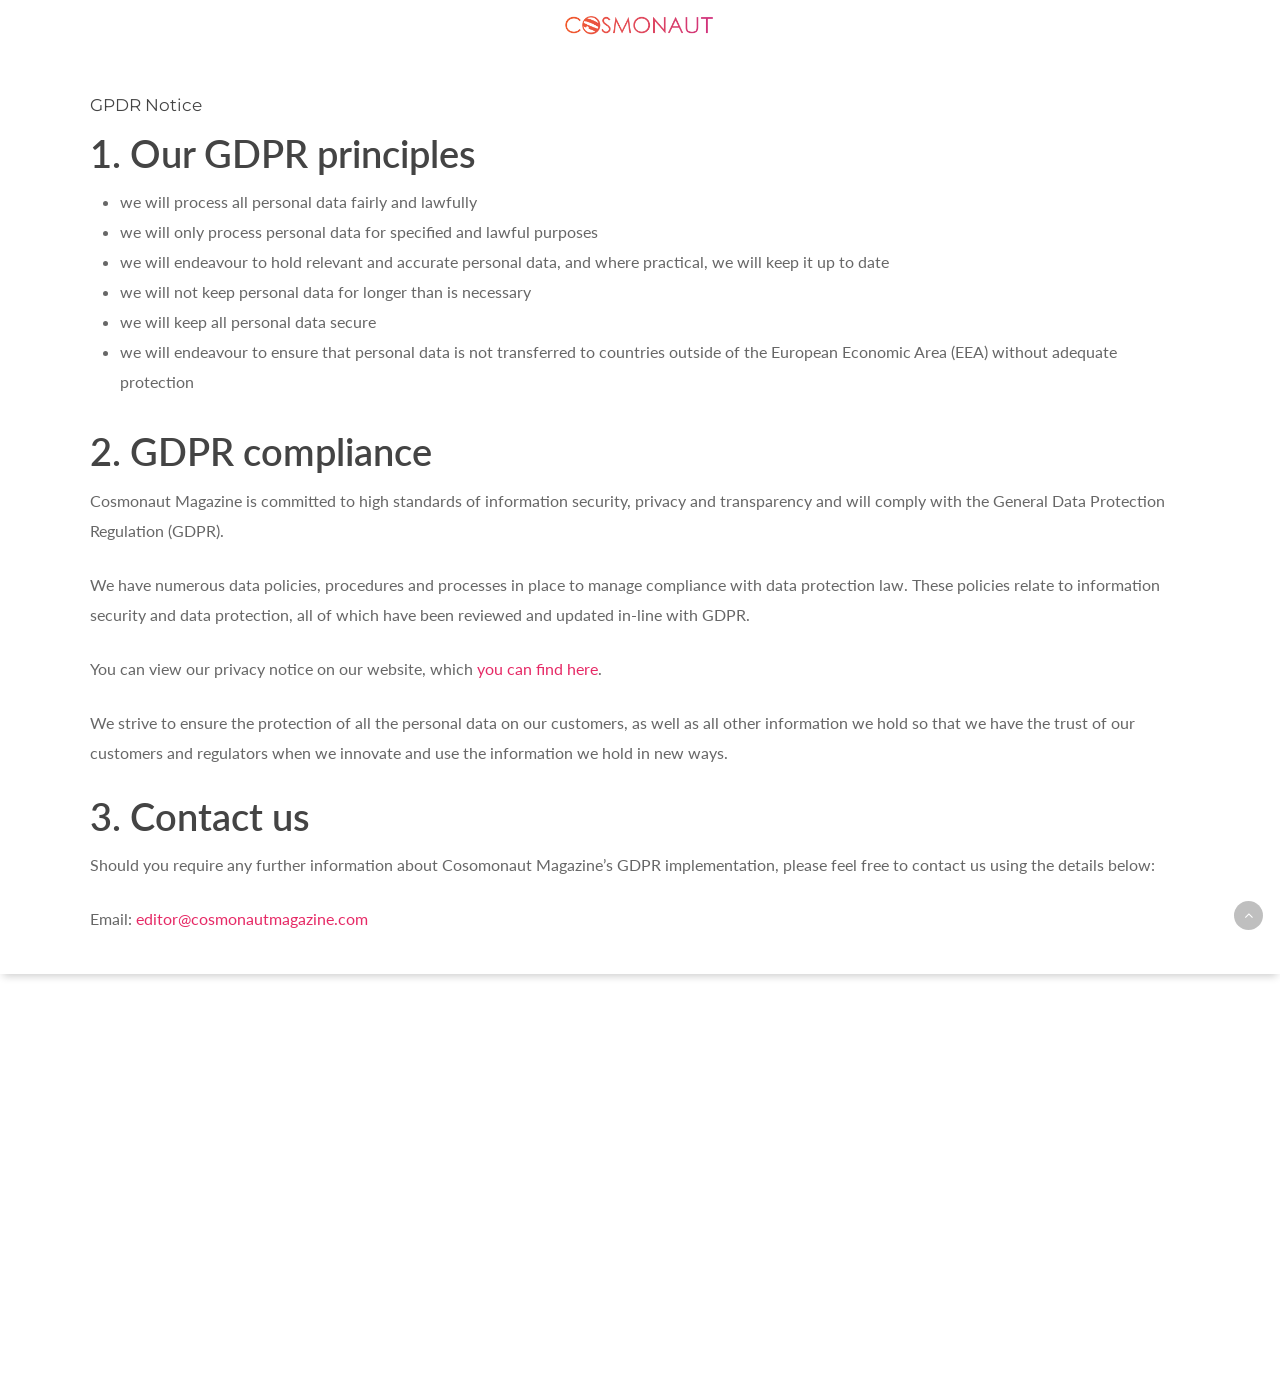
<file: gdpr-notice/index.html>
<!DOCTYPE html>
<html lang="en-GB" class="no-js">
<head><meta charset="UTF-8">
	
	
	
	<meta name="viewport" content="width=device-width, initial-scale=1, maximum-scale=1, user-scalable=0"><meta name="robots" content="index, follow, max-image-preview:large, max-snippet:-1, max-video-preview:-1">

	<!-- This site is optimized with the Yoast SEO plugin v27.6 - https://yoast.com/product/yoast-seo-wordpress/ -->
	<title>GDPR notice | Cosmonaut</title>
	<meta name="description" content="Cosmonaut, the monthly online magazine for Star Citizen.">
	<link rel="canonical" href="./index.html">
	<meta property="og:locale" content="en_GB">
	<meta property="og:type" content="article">
	<meta property="og:title" content="GDPR notice | Cosmonaut">
	<meta property="og:description" content="Cosmonaut, the monthly online magazine for Star Citizen.">
	<meta property="og:url" content="./index.html">
	<meta property="og:site_name" content="Cosmonaut">
	<meta property="article:modified_time" content="2020-05-15T16:31:39+00:00">
	<meta name="twitter:card" content="summary_large_image">
	<meta name="twitter:label1" content="Estimated reading time">
	<meta name="twitter:data1" content="2 minutes">
	<script type="application/ld+json" class="yoast-schema-graph">{"@context":"https:\/\/schema.org","@graph":[{"@type":"WebPage","@id":"\/gdpr-notice\/","url":"\/gdpr-notice\/","name":"GDPR notice | Cosmonaut","isPartOf":{"@id":"\/#website"},"datePublished":"2020-04-12T18:18:26+00:00","dateModified":"2020-05-15T16:31:39+00:00","description":"Cosmonaut, the monthly online magazine for Star Citizen.","breadcrumb":{"@id":"\/gdpr-notice\/#breadcrumb"},"inLanguage":"en-GB","potentialAction":[{"@type":"ReadAction","target":["\/gdpr-notice\/"]}]},{"@type":"BreadcrumbList","@id":"\/gdpr-notice\/#breadcrumb","itemListElement":[{"@type":"ListItem","position":1,"name":"Home","item":"\/"},{"@type":"ListItem","position":2,"name":"GDPR notice"}]},{"@type":"WebSite","@id":"\/#website","url":"\/","name":"Cosmonaut","description":"The online monthly magazine for Star Citizen","publisher":{"@id":"\/#organization"},"potentialAction":[{"@type":"SearchAction","target":{"@type":"EntryPoint","urlTemplate":"\/?s={search_term_string}"},"query-input":{"@type":"PropertyValueSpecification","valueRequired":true,"valueName":"search_term_string"}}],"inLanguage":"en-GB"},{"@type":"Organization","@id":"\/#organization","name":"Cosmonaut","url":"\/","logo":{"@type":"ImageObject","inLanguage":"en-GB","@id":"\/#\/schema\/logo\/image\/","url":"https:\/\/i1.wp.com\/cosmonautmagazine.com\/wp-content\/uploads\/2020\/04\/cosmonaut_full_no_edge.png?fit=2157%2C264&ssl=1","contentUrl":"https:\/\/i1.wp.com\/cosmonautmagazine.com\/wp-content\/uploads\/2020\/04\/cosmonaut_full_no_edge.png?fit=2157%2C264&ssl=1","width":2157,"height":264,"caption":"Cosmonaut"},"image":{"@id":"\/#\/schema\/logo\/image\/"}}]}</script>
	<!-- / Yoast SEO plugin. -->


<link rel="dns-prefetch" href="//fonts.googleapis.com">
<link rel="alternate" type="application/rss+xml" title="Cosmonaut » Feed" href="./../feed/index.html">
<link rel="alternate" type="application/rss+xml" title="Cosmonaut » Comments Feed" href="./../comments/feed/index.html">
<link rel="alternate" title="oEmbed (JSON)" type="application/json+oembed" href="./../wp-json/oembed/1.0/embed/index.html?url=.%2F%2Fgdpr-notice%2F">
<link rel="alternate" title="oEmbed (XML)" type="text/xml+oembed" href="./../wp-json/oembed/1.0/embed/index.html?url=.%2F%2Fgdpr-notice%2F&amp;format=xml">
<style id="wp-img-auto-sizes-contain-inline-css" type="text/css">
img:is([sizes=auto i],[sizes^="auto," i]){contain-intrinsic-size:3000px 1500px}
/*# sourceURL=wp-img-auto-sizes-contain-inline-css */
</style>
<style id="wp-emoji-styles-inline-css" type="text/css">

	img.wp-smiley, img.emoji {
		display: inline !important;
		border: none !important;
		box-shadow: none !important;
		height: 1em !important;
		width: 1em !important;
		margin: 0 0.07em !important;
		vertical-align: -0.1em !important;
		background: none !important;
		padding: 0 !important;
	}
/*# sourceURL=wp-emoji-styles-inline-css */
</style>
<style id="wp-block-library-inline-css" type="text/css">
:root{--wp-block-synced-color:#7a00df;--wp-block-synced-color--rgb:122,0,223;--wp-bound-block-color:var(--wp-block-synced-color);--wp-editor-canvas-background:#ddd;--wp-admin-theme-color:#007cba;--wp-admin-theme-color--rgb:0,124,186;--wp-admin-theme-color-darker-10:#006ba1;--wp-admin-theme-color-darker-10--rgb:0,107,160.5;--wp-admin-theme-color-darker-20:#005a87;--wp-admin-theme-color-darker-20--rgb:0,90,135;--wp-admin-border-width-focus:2px}@media (min-resolution:192dpi){:root{--wp-admin-border-width-focus:1.5px}}.wp-element-button{cursor:pointer}:root .has-very-light-gray-background-color{background-color:#eee}:root .has-very-dark-gray-background-color{background-color:#313131}:root .has-very-light-gray-color{color:#eee}:root .has-very-dark-gray-color{color:#313131}:root .has-vivid-green-cyan-to-vivid-cyan-blue-gradient-background{background:linear-gradient(135deg,#00d084,#0693e3)}:root .has-purple-crush-gradient-background{background:linear-gradient(135deg,#34e2e4,#4721fb 50%,#ab1dfe)}:root .has-hazy-dawn-gradient-background{background:linear-gradient(135deg,#faaca8,#dad0ec)}:root .has-subdued-olive-gradient-background{background:linear-gradient(135deg,#fafae1,#67a671)}:root .has-atomic-cream-gradient-background{background:linear-gradient(135deg,#fdd79a,#004a59)}:root .has-nightshade-gradient-background{background:linear-gradient(135deg,#330968,#31cdcf)}:root .has-midnight-gradient-background{background:linear-gradient(135deg,#020381,#2874fc)}:root{--wp--preset--font-size--normal:16px;--wp--preset--font-size--huge:42px}.has-regular-font-size{font-size:1em}.has-larger-font-size{font-size:2.625em}.has-normal-font-size{font-size:var(--wp--preset--font-size--normal)}.has-huge-font-size{font-size:var(--wp--preset--font-size--huge)}.has-text-align-center{text-align:center}.has-text-align-left{text-align:left}.has-text-align-right{text-align:right}.has-fit-text{white-space:nowrap!important}#end-resizable-editor-section{display:none}.aligncenter{clear:both}.items-justified-left{justify-content:flex-start}.items-justified-center{justify-content:center}.items-justified-right{justify-content:flex-end}.items-justified-space-between{justify-content:space-between}.screen-reader-text{border:0;clip-path:inset(50%);height:1px;margin:-1px;overflow:hidden;padding:0;position:absolute;width:1px;word-wrap:normal!important}.screen-reader-text:focus{background-color:#ddd;clip-path:none;color:#444;display:block;font-size:1em;height:auto;left:5px;line-height:normal;padding:15px 23px 14px;text-decoration:none;top:5px;width:auto;z-index:100000}html :where(.has-border-color){border-style:solid}html :where([style*=border-top-color]){border-top-style:solid}html :where([style*=border-right-color]){border-right-style:solid}html :where([style*=border-bottom-color]){border-bottom-style:solid}html :where([style*=border-left-color]){border-left-style:solid}html :where([style*=border-width]){border-style:solid}html :where([style*=border-top-width]){border-top-style:solid}html :where([style*=border-right-width]){border-right-style:solid}html :where([style*=border-bottom-width]){border-bottom-style:solid}html :where([style*=border-left-width]){border-left-style:solid}html :where(img[class*=wp-image-]){height:auto;max-width:100%}:where(figure){margin:0 0 1em}html :where(.is-position-sticky){--wp-admin--admin-bar--position-offset:var(--wp-admin--admin-bar--height,0px)}@media screen and (max-width:600px){html :where(.is-position-sticky){--wp-admin--admin-bar--position-offset:0px}}

/*# sourceURL=wp-block-library-inline-css */
</style>
<style id="classic-theme-styles-inline-css" type="text/css">
/*! This file is auto-generated */
.wp-block-button__link{color:#fff;background-color:#32373c;border-radius:9999px;box-shadow:none;text-decoration:none;padding:calc(.667em + 2px) calc(1.333em + 2px);font-size:1.125em}.wp-block-file__button{background:#32373c;color:#fff;text-decoration:none}
/*# sourceURL=/wp-includes/css/classic-themes.min.css */
</style>
<style id="global-styles-inline-css" type="text/css">
:root{--wp--preset--aspect-ratio--square: 1;--wp--preset--aspect-ratio--4-3: 4/3;--wp--preset--aspect-ratio--3-4: 3/4;--wp--preset--aspect-ratio--3-2: 3/2;--wp--preset--aspect-ratio--2-3: 2/3;--wp--preset--aspect-ratio--16-9: 16/9;--wp--preset--aspect-ratio--9-16: 9/16;--wp--preset--color--black: #000000;--wp--preset--color--cyan-bluish-gray: #abb8c3;--wp--preset--color--white: #ffffff;--wp--preset--color--pale-pink: #f78da7;--wp--preset--color--vivid-red: #cf2e2e;--wp--preset--color--luminous-vivid-orange: #ff6900;--wp--preset--color--luminous-vivid-amber: #fcb900;--wp--preset--color--light-green-cyan: #7bdcb5;--wp--preset--color--vivid-green-cyan: #00d084;--wp--preset--color--pale-cyan-blue: #8ed1fc;--wp--preset--color--vivid-cyan-blue: #0693e3;--wp--preset--color--vivid-purple: #9b51e0;--wp--preset--gradient--vivid-cyan-blue-to-vivid-purple: linear-gradient(135deg,rgb(6,147,227) 0%,rgb(155,81,224) 100%);--wp--preset--gradient--light-green-cyan-to-vivid-green-cyan: linear-gradient(135deg,rgb(122,220,180) 0%,rgb(0,208,130) 100%);--wp--preset--gradient--luminous-vivid-amber-to-luminous-vivid-orange: linear-gradient(135deg,rgb(252,185,0) 0%,rgb(255,105,0) 100%);--wp--preset--gradient--luminous-vivid-orange-to-vivid-red: linear-gradient(135deg,rgb(255,105,0) 0%,rgb(207,46,46) 100%);--wp--preset--gradient--very-light-gray-to-cyan-bluish-gray: linear-gradient(135deg,rgb(238,238,238) 0%,rgb(169,184,195) 100%);--wp--preset--gradient--cool-to-warm-spectrum: linear-gradient(135deg,rgb(74,234,220) 0%,rgb(151,120,209) 20%,rgb(207,42,186) 40%,rgb(238,44,130) 60%,rgb(251,105,98) 80%,rgb(254,248,76) 100%);--wp--preset--gradient--blush-light-purple: linear-gradient(135deg,rgb(255,206,236) 0%,rgb(152,150,240) 100%);--wp--preset--gradient--blush-bordeaux: linear-gradient(135deg,rgb(254,205,165) 0%,rgb(254,45,45) 50%,rgb(107,0,62) 100%);--wp--preset--gradient--luminous-dusk: linear-gradient(135deg,rgb(255,203,112) 0%,rgb(199,81,192) 50%,rgb(65,88,208) 100%);--wp--preset--gradient--pale-ocean: linear-gradient(135deg,rgb(255,245,203) 0%,rgb(182,227,212) 50%,rgb(51,167,181) 100%);--wp--preset--gradient--electric-grass: linear-gradient(135deg,rgb(202,248,128) 0%,rgb(113,206,126) 100%);--wp--preset--gradient--midnight: linear-gradient(135deg,rgb(2,3,129) 0%,rgb(40,116,252) 100%);--wp--preset--font-size--small: 13px;--wp--preset--font-size--medium: 20px;--wp--preset--font-size--large: 36px;--wp--preset--font-size--x-large: 42px;--wp--preset--spacing--20: 0.44rem;--wp--preset--spacing--30: 0.67rem;--wp--preset--spacing--40: 1rem;--wp--preset--spacing--50: 1.5rem;--wp--preset--spacing--60: 2.25rem;--wp--preset--spacing--70: 3.38rem;--wp--preset--spacing--80: 5.06rem;--wp--preset--shadow--natural: 6px 6px 9px rgba(0, 0, 0, 0.2);--wp--preset--shadow--deep: 12px 12px 50px rgba(0, 0, 0, 0.4);--wp--preset--shadow--sharp: 6px 6px 0px rgba(0, 0, 0, 0.2);--wp--preset--shadow--outlined: 6px 6px 0px -3px rgb(255, 255, 255), 6px 6px rgb(0, 0, 0);--wp--preset--shadow--crisp: 6px 6px 0px rgb(0, 0, 0);}:where(.is-layout-flex){gap: 0.5em;}:where(.is-layout-grid){gap: 0.5em;}body .is-layout-flex{display: flex;}.is-layout-flex{flex-wrap: wrap;align-items: center;}.is-layout-flex > :is(*, div){margin: 0;}body .is-layout-grid{display: grid;}.is-layout-grid > :is(*, div){margin: 0;}:where(.wp-block-columns.is-layout-flex){gap: 2em;}:where(.wp-block-columns.is-layout-grid){gap: 2em;}:where(.wp-block-post-template.is-layout-flex){gap: 1.25em;}:where(.wp-block-post-template.is-layout-grid){gap: 1.25em;}.has-black-color{color: var(--wp--preset--color--black) !important;}.has-cyan-bluish-gray-color{color: var(--wp--preset--color--cyan-bluish-gray) !important;}.has-white-color{color: var(--wp--preset--color--white) !important;}.has-pale-pink-color{color: var(--wp--preset--color--pale-pink) !important;}.has-vivid-red-color{color: var(--wp--preset--color--vivid-red) !important;}.has-luminous-vivid-orange-color{color: var(--wp--preset--color--luminous-vivid-orange) !important;}.has-luminous-vivid-amber-color{color: var(--wp--preset--color--luminous-vivid-amber) !important;}.has-light-green-cyan-color{color: var(--wp--preset--color--light-green-cyan) !important;}.has-vivid-green-cyan-color{color: var(--wp--preset--color--vivid-green-cyan) !important;}.has-pale-cyan-blue-color{color: var(--wp--preset--color--pale-cyan-blue) !important;}.has-vivid-cyan-blue-color{color: var(--wp--preset--color--vivid-cyan-blue) !important;}.has-vivid-purple-color{color: var(--wp--preset--color--vivid-purple) !important;}.has-black-background-color{background-color: var(--wp--preset--color--black) !important;}.has-cyan-bluish-gray-background-color{background-color: var(--wp--preset--color--cyan-bluish-gray) !important;}.has-white-background-color{background-color: var(--wp--preset--color--white) !important;}.has-pale-pink-background-color{background-color: var(--wp--preset--color--pale-pink) !important;}.has-vivid-red-background-color{background-color: var(--wp--preset--color--vivid-red) !important;}.has-luminous-vivid-orange-background-color{background-color: var(--wp--preset--color--luminous-vivid-orange) !important;}.has-luminous-vivid-amber-background-color{background-color: var(--wp--preset--color--luminous-vivid-amber) !important;}.has-light-green-cyan-background-color{background-color: var(--wp--preset--color--light-green-cyan) !important;}.has-vivid-green-cyan-background-color{background-color: var(--wp--preset--color--vivid-green-cyan) !important;}.has-pale-cyan-blue-background-color{background-color: var(--wp--preset--color--pale-cyan-blue) !important;}.has-vivid-cyan-blue-background-color{background-color: var(--wp--preset--color--vivid-cyan-blue) !important;}.has-vivid-purple-background-color{background-color: var(--wp--preset--color--vivid-purple) !important;}.has-black-border-color{border-color: var(--wp--preset--color--black) !important;}.has-cyan-bluish-gray-border-color{border-color: var(--wp--preset--color--cyan-bluish-gray) !important;}.has-white-border-color{border-color: var(--wp--preset--color--white) !important;}.has-pale-pink-border-color{border-color: var(--wp--preset--color--pale-pink) !important;}.has-vivid-red-border-color{border-color: var(--wp--preset--color--vivid-red) !important;}.has-luminous-vivid-orange-border-color{border-color: var(--wp--preset--color--luminous-vivid-orange) !important;}.has-luminous-vivid-amber-border-color{border-color: var(--wp--preset--color--luminous-vivid-amber) !important;}.has-light-green-cyan-border-color{border-color: var(--wp--preset--color--light-green-cyan) !important;}.has-vivid-green-cyan-border-color{border-color: var(--wp--preset--color--vivid-green-cyan) !important;}.has-pale-cyan-blue-border-color{border-color: var(--wp--preset--color--pale-cyan-blue) !important;}.has-vivid-cyan-blue-border-color{border-color: var(--wp--preset--color--vivid-cyan-blue) !important;}.has-vivid-purple-border-color{border-color: var(--wp--preset--color--vivid-purple) !important;}.has-vivid-cyan-blue-to-vivid-purple-gradient-background{background: var(--wp--preset--gradient--vivid-cyan-blue-to-vivid-purple) !important;}.has-light-green-cyan-to-vivid-green-cyan-gradient-background{background: var(--wp--preset--gradient--light-green-cyan-to-vivid-green-cyan) !important;}.has-luminous-vivid-amber-to-luminous-vivid-orange-gradient-background{background: var(--wp--preset--gradient--luminous-vivid-amber-to-luminous-vivid-orange) !important;}.has-luminous-vivid-orange-to-vivid-red-gradient-background{background: var(--wp--preset--gradient--luminous-vivid-orange-to-vivid-red) !important;}.has-very-light-gray-to-cyan-bluish-gray-gradient-background{background: var(--wp--preset--gradient--very-light-gray-to-cyan-bluish-gray) !important;}.has-cool-to-warm-spectrum-gradient-background{background: var(--wp--preset--gradient--cool-to-warm-spectrum) !important;}.has-blush-light-purple-gradient-background{background: var(--wp--preset--gradient--blush-light-purple) !important;}.has-blush-bordeaux-gradient-background{background: var(--wp--preset--gradient--blush-bordeaux) !important;}.has-luminous-dusk-gradient-background{background: var(--wp--preset--gradient--luminous-dusk) !important;}.has-pale-ocean-gradient-background{background: var(--wp--preset--gradient--pale-ocean) !important;}.has-electric-grass-gradient-background{background: var(--wp--preset--gradient--electric-grass) !important;}.has-midnight-gradient-background{background: var(--wp--preset--gradient--midnight) !important;}.has-small-font-size{font-size: var(--wp--preset--font-size--small) !important;}.has-medium-font-size{font-size: var(--wp--preset--font-size--medium) !important;}.has-large-font-size{font-size: var(--wp--preset--font-size--large) !important;}.has-x-large-font-size{font-size: var(--wp--preset--font-size--x-large) !important;}
/*# sourceURL=global-styles-inline-css */
</style>

<link rel="stylesheet" id="salient-social-css" href="./../wp-content/plugins/salient-social/css/style.css?ver=1.1" type="text/css" media="all">
<style id="salient-social-inline-css" type="text/css">

  .sharing-default-minimal .nectar-love.loved,
  body .nectar-social[data-color-override="override"].fixed > a:before, 
  body .nectar-social[data-color-override="override"].fixed .nectar-social-inner a,
  .sharing-default-minimal .nectar-social[data-color-override="override"] .nectar-social-inner a:hover {
    background-color: #e62a66;
  }
  .nectar-social.hover .nectar-love.loved,
  .nectar-social.hover > .nectar-love-button a:hover,
  .nectar-social[data-color-override="override"].hover > div a:hover,
  #single-below-header .nectar-social[data-color-override="override"].hover > div a:hover,
  .nectar-social[data-color-override="override"].hover .share-btn:hover,
  .sharing-default-minimal .nectar-social[data-color-override="override"] .nectar-social-inner a {
    border-color: #e62a66;
  }
  #single-below-header .nectar-social.hover .nectar-love.loved i,
  #single-below-header .nectar-social.hover[data-color-override="override"] a:hover,
  #single-below-header .nectar-social.hover[data-color-override="override"] a:hover i,
  #single-below-header .nectar-social.hover .nectar-love-button a:hover i,
  .nectar-love:hover i,
  .hover .nectar-love:hover .total_loves,
  .nectar-love.loved i,
  .nectar-social.hover .nectar-love.loved .total_loves,
  .nectar-social.hover .share-btn:hover, 
  .nectar-social[data-color-override="override"].hover .nectar-social-inner a:hover,
  .nectar-social[data-color-override="override"].hover > div:hover span,
  .sharing-default-minimal .nectar-social[data-color-override="override"] .nectar-social-inner a:not(:hover) i,
  .sharing-default-minimal .nectar-social[data-color-override="override"] .nectar-social-inner a:not(:hover) {
    color: #e62a66;
  }
/*# sourceURL=salient-social-inline-css */
</style>
<link rel="stylesheet" id="eeb-css-frontend-css" href="./../wp-content/plugins/email-encoder-bundle/assets/css/style.css?ver=54d4eedc552c499c4a8d6b89c23d3df1" type="text/css" media="all">
<link rel="stylesheet" id="dashicons-css" href="./../wp-includes/css/dashicons.min.css?ver=6.9.4" type="text/css" media="all">
<link rel="stylesheet" id="font-awesome-css" href="./../wp-content/themes/salient/css/font-awesome.min.css?ver=4.6.4" type="text/css" media="all">
<link rel="stylesheet" id="salient-grid-system-css" href="./../wp-content/themes/salient/css/grid-system.css?ver=11.0.4" type="text/css" media="all">
<link rel="stylesheet" id="main-styles-css" href="./../wp-content/themes/salient/css/style.css?ver=11.0.4" type="text/css" media="all">
<style id="main-styles-inline-css" type="text/css">
html:not(.page-trans-loaded) { background-color: #ffffff; }
/*# sourceURL=main-styles-inline-css */
</style>
<link rel="stylesheet" id="nectar-ocm-slide-out-right-hover-css" href="./../wp-content/themes/salient/css/off-canvas/slide-out-right-hover.css?ver=11.0.4" type="text/css" media="all">
<link rel="stylesheet" id="magnific-css" href="./../wp-content/themes/salient/css/plugins/magnific.css?ver=8.6.0" type="text/css" media="all">
<link rel="stylesheet" id="nectar_default_font_open_sans-css" href="https://fonts.googleapis.com/css?family=Open+Sans%3A300%2C400%2C600%2C700&amp;subset=latin%2Clatin-ext" type="text/css" media="all">
<link rel="stylesheet" id="responsive-css" href="./../wp-content/themes/salient/css/responsive.css?ver=11.0.4" type="text/css" media="all">
<link rel="stylesheet" id="select2-css" href="./../wp-content/themes/salient/css/plugins/select2.css?ver=6.2" type="text/css" media="all">
<link rel="stylesheet" id="salient-child-style-css" href="./../wp-content/themes/salient-child/style.css?ver=11.0.4" type="text/css" media="all">
<link rel="stylesheet" id="skin-material-css" href="./../wp-content/themes/salient/css/skin-material.css?ver=11.0.4" type="text/css" media="all">
<link rel="stylesheet" id="js_composer_front-css" href="./../wp-content/plugins/js_composer_salient/assets/css/js_composer.min.css?ver=6.1" type="text/css" media="all">
<link rel="stylesheet" id="dynamic-css-css" href="./../wp-content/themes/salient/css/salient-dynamic-styles.css?ver=21469" type="text/css" media="all">
<style id="dynamic-css-inline-css" type="text/css">
@media only screen and (min-width:1000px){body #ajax-content-wrap.no-scroll{min-height:calc(100vh - 50px);height:calc(100vh - 50px)!important;}}@media only screen and (min-width:1000px){#page-header-wrap.fullscreen-header,#page-header-wrap.fullscreen-header #page-header-bg,html:not(.nectar-box-roll-loaded) .nectar-box-roll > #page-header-bg.fullscreen-header,.nectar_fullscreen_zoom_recent_projects,#nectar_fullscreen_rows:not(.afterLoaded) > div{height:calc(100vh - 49px);}.wpb_row.vc_row-o-full-height.top-level,.wpb_row.vc_row-o-full-height.top-level > .col.span_12{min-height:calc(100vh - 49px);}html:not(.nectar-box-roll-loaded) .nectar-box-roll > #page-header-bg.fullscreen-header{top:50px;}.nectar-slider-wrap[data-fullscreen="true"]:not(.loaded),.nectar-slider-wrap[data-fullscreen="true"]:not(.loaded) .swiper-container{height:calc(100vh - 48px)!important;}.admin-bar .nectar-slider-wrap[data-fullscreen="true"]:not(.loaded),.admin-bar .nectar-slider-wrap[data-fullscreen="true"]:not(.loaded) .swiper-container{height:calc(100vh - 48px - 32px)!important;}}
#social .fa-whatsapp::before, .off-canvas-social-links .fa-whatsapp::before, #footer-outer .social .fa-whatsapp::before {
    content: '\f1e8' !important;
}

#footer-outer .social i[class*="fa-"] {
    top: 0;
}

#social {
    float: right !important;
}

#header-secondary-outer .sf-menu {
    float: left !important;
}

#header-secondary-outer .sf-menu a {
    font-family: Montserrat;
    text-transform: uppercase;
    font-weight: 800;
}

.grecaptcha-badge { visibility: hidden; }

#slide-out-widget-area .off-canvas-menu-container .secondary-header-items {
    display: none !important;
}

.screen-reader-text {
    display: none !important;
}

#sidebar .fancy-select-wrap {
    padding-top: 0 !important;
}
/*# sourceURL=dynamic-css-inline-css */
</style>
<link rel="stylesheet" id="redux-google-fonts-salient_redux-css" href="https://fonts.googleapis.com/css?family=Montserrat%3A800%2C400%7CLato%3A400%7CRoboto%3A300%2C500&amp;subset=latin&amp;ver=1611089996" type="text/css" media="all">
<script type="text/javascript" src="./../wp-includes/js/jquery/jquery.min.js?ver=3.7.1" id="jquery-core-js"></script>
<script type="text/javascript" src="./../wp-includes/js/jquery/jquery-migrate.min.js?ver=3.4.1" id="jquery-migrate-js"></script>
<script type="text/javascript" src="./../wp-content/plugins/email-encoder-bundle/assets/js/custom.js?ver=2c542c9989f589cd5318f5cef6a9ecd7" id="eeb-js-frontend-js"></script>
<link rel="https://api.w.org/" href="./../wp-json/index.html"><link rel="alternate" title="JSON" type="application/json" href="./../wp-json/wp/v2/pages/545/index.html"><link rel="EditURI" type="application/rsd+xml" title="RSD" href="./../xmlrpc.php?rsd">
<meta name="generator" content="WordPress 6.9.4">
<link rel="shortlink" href="./../index.html?p=545">
<script type="text/javascript"> var root = document.getElementsByTagName( "html" )[0]; root.setAttribute( "class", "js" ); </script><meta name="generator" content="Powered by WPBakery Page Builder - drag and drop page builder for WordPress.">
<link rel="icon" href="./../wp-content/uploads/2020/04/cropped-cosmosynth-1-32x32.png" sizes="32x32">
<link rel="icon" href="./../wp-content/uploads/2020/04/cropped-cosmosynth-1-192x192.png" sizes="192x192">
<link rel="apple-touch-icon" href="./../wp-content/uploads/2020/04/cropped-cosmosynth-1-180x180.png">
<meta name="msapplication-TileImage" content="./../wp-content/uploads/2020/04/cropped-cosmosynth-1-270x270.png">
<noscript><style> .wpb_animate_when_almost_visible { opacity: 1; }</style></noscript>	
</head>


<body data-rsssl="1" class="wp-singular page-template-default page page-id-545 wp-theme-salient wp-child-theme-salient-child material wpb-js-composer js-comp-ver-6.1 vc_responsive" data-footer-reveal="1" data-footer-reveal-shadow="small" data-header-format="centered-logo-between-menu" data-body-border="off" data-boxed-style="" data-header-breakpoint="1000" data-dropdown-style="minimal" data-cae="easeOutQuint" data-cad="950" data-megamenu-width="full-width" data-aie="zoom-out" data-ls="magnific" data-apte="horizontal_swipe" data-hhun="0" data-fancy-form-rcs="1" data-form-style="minimal" data-form-submit="regular" data-is="minimal" data-button-style="slightly_rounded_shadow" data-user-account-button="false" data-flex-cols="true" data-col-gap="default" data-header-inherit-rc="false" data-header-search="false" data-animated-anchors="true" data-ajax-transitions="true" data-full-width-header="false" data-slide-out-widget-area="false" data-slide-out-widget-area-style="slide-out-from-right-hover" data-user-set-ocm="off" data-loading-animation="none" data-bg-header="false" data-responsive="1" data-ext-responsive="true" data-header-resize="0" data-header-color="light" data-transparent-header="false" data-cart="false" data-remove-m-parallax="" data-remove-m-video-bgs="" data-force-header-trans-color="light" data-smooth-scrolling="0" data-permanent-transparent="false">
	
	<script type="text/javascript"> if(navigator.userAgent.match(/(Android|iPod|iPhone|iPad|BlackBerry|IEMobile|Opera Mini)/)) { document.body.className += " using-mobile-browser "; } </script><div class="ocm-effect-wrap"><div class="ocm-effect-wrap-inner"><div id="ajax-loading-screen" data-disable-mobile="1" data-disable-fade-on-click="0" data-effect="horizontal_swipe" data-method="standard"><div class="reveal-1"></div><div class="reveal-2"></div></div>	
	<div id="header-space" data-header-mobile-fixed="1"></div> 
	
		
	<div id="header-outer" data-has-menu="false" data-has-buttons="no" data-using-pr-menu="false" data-mobile-fixed="1" data-ptnm="false" data-lhe="animated_underline" data-user-set-bg="#ffffff" data-format="centered-logo-between-menu" data-permanent-transparent="false" data-megamenu-rt="0" data-remove-fixed="0" data-header-resize="0" data-cart="false" data-transparency-option="0" data-box-shadow="large" data-shrink-num="6" data-using-secondary="0" data-using-logo="1" data-logo-height="30" data-m-logo-height="24" data-padding="10" data-full-width="false" data-condense="false">
		
		
<div id="search-outer" class="nectar">
	<div id="search">
		<div class="container">
			 <div id="search-box">
				 <div class="inner-wrap">
					 <div class="col span_12">
						  <form role="search" action=".//" method="GET">
														 <input type="text" name="s" id="s" value="" placeholder="Search"> 
							 								
						<span>Hit enter to search or ESC to close</span>						</form>
					</div><!--/span_12-->
				</div><!--/inner-wrap-->
			 </div><!--/search-box-->
			 <div id="close"><a href="#">
				<span class="close-wrap"> <span class="close-line close-line1"></span> <span class="close-line close-line2"></span> </span>				 </a></div>
		 </div><!--/container-->
	</div><!--/search-->
</div><!--/search-outer-->

<header id="top">
	<div class="container">
		<div class="row">
			<div class="col span_3">
				<a id="logo" href="./../index.html" data-supplied-ml-starting-dark="false" data-supplied-ml-starting="false" data-supplied-ml="true">
					<img class="stnd default-logo dark-version" alt="Cosmonaut" src="./../wp-content/uploads/2020/04/cosmonaut_full_color.png" srcset="./../wp-content/uploads/2020/04/cosmonaut_full_color.png 1x, ./../wp-content/uploads/2020/04/cosmonaut_full_color.png 2x"><img class="mobile-only-logo" alt="Cosmonaut" src="./../wp-content/uploads/2020/04/cosmonaut_full_no_edge.png"> 
				</a>
				
							</div><!--/span_3-->
			
			<div class="col span_9 col_last">
								
									
					<nav>
						
						<ul class="sf-menu">	
							<li class="no-menu-assigned"><a href="#">No menu assigned</a></li>						</ul>
						

													<ul class="buttons sf-menu" data-user-set-ocm="off">
								
																
							</ul>
												
					</nav>
					
					<div class="logo-spacing" data-using-image="true"><img class="hidden-logo" alt="Cosmonaut" src="./../wp-content/uploads/2020/04/cosmonaut_full_color.png"></div>					
				</div><!--/span_9-->
				
								
			</div><!--/row-->
					</div><!--/container-->
	</header>
		
	</div>
	
		
	<div id="ajax-content-wrap">
		
		
<div class="container-wrap">
	<div class="container main-content">
		<div class="row">
			
			
		<div id="fws_6a088c99d2e60" data-column-margin="default" data-midnight="dark" data-bg-mobile-hidden="" class="wpb_row vc_row-fluid vc_row top-level standard_section " style="padding-top: 0px; padding-bottom: 0px;"><div class="row-bg-wrap" data-bg-animation="none" data-bg-overlay="false"><div class="inner-wrap"><div class="row-bg" style=""></div></div><div class="row-bg-overlay"></div></div><div class="col span_12 dark left">
	<div class="vc_col-sm-12 wpb_column column_container vc_column_container col no-extra-padding" data-t-w-inherits="default" data-border-radius="none" data-shadow="none" data-border-animation="" data-border-animation-delay="" data-border-width="none" data-border-style="solid" data-border-color="" data-bg-cover="" data-padding-pos="all" data-has-bg-color="false" data-bg-color="" data-bg-opacity="1" data-hover-bg="" data-hover-bg-opacity="1" data-animation="" data-delay="0">
		<div class="vc_column-inner"><div class="column-bg-overlay-wrap" data-bg-animation="none"><div class="column-bg-overlay"></div></div>
			<div class="wpb_wrapper">
				<h3 style="text-align: left" class="vc_custom_heading">GPDR Notice</h3>
<div class="wpb_text_column wpb_content_element ">
	<div class="wpb_wrapper">
		<h1><strong>1. Our GDPR principles</strong></h1>
<ul>
<li>we will process all personal data fairly and lawfully</li>
<li>we will only process personal data for specified and lawful purposes</li>
<li>we will endeavour to hold relevant and accurate personal data, and where practical, we will keep it up to date</li>
<li>we will not keep personal data for longer than is necessary</li>
<li>we will keep all personal data secure</li>
<li>we will endeavour to ensure that personal data is not transferred to countries outside of the European Economic Area (EEA) without adequate protection</li>
</ul>
<h1><strong>2. GDPR compliance</strong></h1>
<p>Cosmonaut Magazine is committed to high standards of information security, privacy and transparency and will comply with the General Data Protection Regulation (GDPR).</p>
<p>We have numerous data policies, procedures and processes in place to manage compliance with data protection law. These policies relate to information security and data protection, all of which have been reviewed and updated in-line with GDPR.</p>
<p>You can view our privacy notice on our website, which <a href="./../terms-privacy/index.html">you can find here</a>.</p>
<p>We strive to ensure the protection of all the personal data on our customers, as well as all other information we hold so that we have the trust of our customers and regulators when we innovate and use the information we hold in new ways.</p>
<h1><strong>3. Contact us</strong></h1>
<p>Should you require any further information about Cosomonaut Magazine’s GDPR implementation, please feel free to contact us using the details below:</p>
<p>Email: <a href="javascript:;" data-enc-email="rqvgbe[at]pbfzbanhgzntnmvar.pbz" class="mail-link" data-wpel-link="ignore"><span id="eeb-572264-762983"></span><script type="text/javascript">document.getElementById("eeb-572264-762983").innerHTML = decodeURIComponent("%65%64%69%74%6f%72%40%63%6f%73%6d%6f%6e%61%75%74%6d%61%67%61%7a%69%6e%65%2e%63%6f%6d");</script><noscript>*protected email*</noscript></a></p>
	</div>
</div>




			</div> 
		</div>
	</div> 
</div></div>
			
		</div><!--/row-->
	</div><!--/container-->
</div><!--/container-wrap-->


<div id="footer-outer" data-cols="5" data-custom-color="true" data-disable-copyright="false" data-matching-section-color="false" data-copyright-line="false" data-using-bg-img="false" data-bg-img-overlay="0.8" data-full-width="false" data-using-widget-area="false" data-link-hover="underline">
	
	
  <div class="row" id="copyright" data-layout="centered">
	
	<div class="container">
	   
				<div class="col span_5">
		   
			<div id="media_image-3" class="widget widget_media_image"><img width="300" height="300" src="./../wp-content/uploads/2020/04/MadeByTheCommunity_White-300x300.png" class="image wp-image-553  attachment-medium size-medium" alt="" style="max-width: 100%; height: auto;" decoding="async" loading="lazy" srcset="./../wp-content/uploads/2020/04/MadeByTheCommunity_White-300x300.png 300w, ./../wp-content/uploads/2020/04/MadeByTheCommunity_White-1024x1024.png 1024w, ./../wp-content/uploads/2020/04/MadeByTheCommunity_White-150x150.png 150w, ./../wp-content/uploads/2020/04/MadeByTheCommunity_White-768x768.png 768w, ./../wp-content/uploads/2020/04/MadeByTheCommunity_White-100x100.png 100w, ./../wp-content/uploads/2020/04/MadeByTheCommunity_White-140x140.png 140w, ./../wp-content/uploads/2020/04/MadeByTheCommunity_White-500x500.png 500w, ./../wp-content/uploads/2020/04/MadeByTheCommunity_White-350x350.png 350w, ./../wp-content/uploads/2020/04/MadeByTheCommunity_White-1000x1000.png 1000w, ./../wp-content/uploads/2020/04/MadeByTheCommunity_White-800x800.png 800w, ./../wp-content/uploads/2020/04/MadeByTheCommunity_White.png 1418w" sizes="auto, (max-width: 300px) 100vw, 300px"></div>		   
						<p>
				© 2951 Cosmonaut | <a href="./../terms-privacy/index.html">Terms &amp; privacy</a> | <a href="./../gdpr-notice/index.html">GDPR notice</a>			 </p>	
					   
		</div><!--/span_5-->
			   
	  <div class="col span_7 col_last">
		<ul class="social">
					  		  		  		  		  		  		  		  		  		  		  		  		  		  		  		  		  		  		  		  		  		  		  		  		  		  		                            		</ul>
	  </div><!--/span_7-->

	  	
	</div><!--/container-->
	
  </div><!--/row-->
  
		
</div><!--/footer-outer-->


</div> <!--/ajax-content-wrap-->

	<a id="to-top" class="
	mobile-enabled	"><i class="fa fa-angle-up"></i></a>
	</div></div><!--/ocm-effect-wrap--><script type="speculationrules">
{"prefetch":[{"source":"document","where":{"and":[{"href_matches":"/*"},{"not":{"href_matches":["/wp-*.php","/wp-admin/*","/wp-content/uploads/*","/wp-content/*","/wp-content/plugins/*","/wp-content/themes/salient-child/*","/wp-content/themes/salient/*","/*\\?(.+)"]}},{"not":{"selector_matches":"a[rel~=\"nofollow\"]"}},{"not":{"selector_matches":".no-prefetch, .no-prefetch a"}}]},"eagerness":"conservative"}]}
</script>
<script type="text/html" id="wpb-modifications"></script><script type="text/javascript" id="salient-social-js-extra">
/* <![CDATA[ */
var nectarLove = {"ajaxurl":"//wp-admin/admin-ajax.php","postID":"545","rooturl":"/","loveNonce":"a529ee5db7"};
//# sourceURL=salient-social-js-extra
/* ]]> */
</script>
<script type="text/javascript" src="./../wp-content/plugins/salient-social/js/salient-social.js?ver=1.1" id="salient-social-js"></script>
<script type="text/javascript" src="./../wp-content/themes/salient/js/third-party/jquery.easing.js?ver=1.3" id="jquery-easing-js"></script>
<script type="text/javascript" src="./../wp-content/themes/salient/js/third-party/jquery.mousewheel.js?ver=3.1.13" id="jquery-mousewheel-js"></script>
<script type="text/javascript" src="./../wp-content/themes/salient/js/priority.js?ver=11.0.4" id="nectar_priority-js"></script>
<script type="text/javascript" src="./../wp-content/themes/salient/js/third-party/transit.js?ver=0.9.9" id="nectar-transit-js"></script>
<script type="text/javascript" src="./../wp-content/themes/salient/js/third-party/waypoints.js?ver=4.0.1" id="nectar-waypoints-js"></script>
<script type="text/javascript" src="./../wp-content/themes/salient/js/third-party/modernizr.js?ver=2.6.2" id="modernizer-js"></script>
<script type="text/javascript" src="./../wp-content/plugins/salient-portfolio/js/third-party/imagesLoaded.min.js?ver=4.1.4" id="imagesLoaded-js"></script>
<script type="text/javascript" src="./../wp-content/themes/salient/js/third-party/hoverintent.js?ver=1.9" id="hoverintent-js"></script>
<script type="text/javascript" src="./../wp-content/themes/salient/js/third-party/magnific.js?ver=7.0.1" id="magnific-js"></script>
<script type="text/javascript" src="./../wp-content/themes/salient/js/third-party/superfish.js?ver=1.4.8" id="superfish-js"></script>
<script type="text/javascript" id="nectar-frontend-js-extra">
/* <![CDATA[ */
var nectarLove = {"ajaxurl":"//wp-admin/admin-ajax.php","postID":"545","rooturl":"/","disqusComments":"false","loveNonce":"a529ee5db7","mapApiKey":""};
//# sourceURL=nectar-frontend-js-extra
/* ]]> */
</script>
<script type="text/javascript" src="./../wp-content/themes/salient/js/init.js?ver=11.0.4" id="nectar-frontend-js"></script>
<script type="text/javascript" src="./../wp-content/plugins/salient-core/js/third-party/touchswipe.min.js?ver=1.0" id="touchswipe-js"></script>
<script type="text/javascript" src="./../wp-content/themes/salient/js/third-party/select2.min.js?ver=3.5.2" id="select2-js"></script>
<script type="text/javascript" src="./../wp-content/plugins/js_composer_salient/assets/js/dist/js_composer_front.min.js?ver=6.1" id="wpb_composer_front_js-js"></script>
<script id="wp-emoji-settings" type="application/json">
{"baseUrl":"https://s.w.org/images/core/emoji/17.0.2/72x72/","ext":".png","svgUrl":"https://s.w.org/images/core/emoji/17.0.2/svg/","svgExt":".svg","source":{"concatemoji":"//wp-includes/js/wp-emoji-release.min.js?ver=6.9.4"}}
</script>
<script type="module">
/* <![CDATA[ */
/*! This file is auto-generated */
const a=JSON.parse(document.getElementById("wp-emoji-settings").textContent),o=(window._wpemojiSettings=a,"wpEmojiSettingsSupports"),s=["flag","emoji"];function i(e){try{var t={supportTests:e,timestamp:(new Date).valueOf()};sessionStorage.setItem(o,JSON.stringify(t))}catch(e){}}function c(e,t,n){e.clearRect(0,0,e.canvas.width,e.canvas.height),e.fillText(t,0,0);t=new Uint32Array(e.getImageData(0,0,e.canvas.width,e.canvas.height).data);e.clearRect(0,0,e.canvas.width,e.canvas.height),e.fillText(n,0,0);const a=new Uint32Array(e.getImageData(0,0,e.canvas.width,e.canvas.height).data);return t.every((e,t)=>e===a[t])}function p(e,t){e.clearRect(0,0,e.canvas.width,e.canvas.height),e.fillText(t,0,0);var n=e.getImageData(16,16,1,1);for(let e=0;e<n.data.length;e++)if(0!==n.data[e])return!1;return!0}function u(e,t,n,a){switch(t){case"flag":return n(e,"\ud83c\udff3\ufe0f\u200d\u26a7\ufe0f","\ud83c\udff3\ufe0f\u200b\u26a7\ufe0f")?!1:!n(e,"\ud83c\udde8\ud83c\uddf6","\ud83c\udde8\u200b\ud83c\uddf6")&&!n(e,"\ud83c\udff4\udb40\udc67\udb40\udc62\udb40\udc65\udb40\udc6e\udb40\udc67\udb40\udc7f","\ud83c\udff4\u200b\udb40\udc67\u200b\udb40\udc62\u200b\udb40\udc65\u200b\udb40\udc6e\u200b\udb40\udc67\u200b\udb40\udc7f");case"emoji":return!a(e,"\ud83e\u1fac8")}return!1}function f(e,t,n,a){let r;const o=(r="undefined"!=typeof WorkerGlobalScope&&self instanceof WorkerGlobalScope?new OffscreenCanvas(300,150):document.createElement("canvas")).getContext("2d",{willReadFrequently:!0}),s=(o.textBaseline="top",o.font="600 32px Arial",{});return e.forEach(e=>{s[e]=t(o,e,n,a)}),s}function r(e){var t=document.createElement("script");t.src=e,t.defer=!0,document.head.appendChild(t)}a.supports={everything:!0,everythingExceptFlag:!0},new Promise(t=>{let n=function(){try{var e=JSON.parse(sessionStorage.getItem(o));if("object"==typeof e&&"number"==typeof e.timestamp&&(new Date).valueOf()<e.timestamp+604800&&"object"==typeof e.supportTests)return e.supportTests}catch(e){}return null}();if(!n){if("undefined"!=typeof Worker&&"undefined"!=typeof OffscreenCanvas&&"undefined"!=typeof URL&&URL.createObjectURL&&"undefined"!=typeof Blob)try{var e="postMessage("+f.toString()+"("+[JSON.stringify(s),u.toString(),c.toString(),p.toString()].join(",")+"));",a=new Blob([e],{type:"text/javascript"});const r=new Worker(URL.createObjectURL(a),{name:"wpTestEmojiSupports"});return void(r.onmessage=e=>{i(n=e.data),r.terminate(),t(n)})}catch(e){}i(n=f(s,u,c,p))}t(n)}).then(e=>{for(const n in e)a.supports[n]=e[n],a.supports.everything=a.supports.everything&&a.supports[n],"flag"!==n&&(a.supports.everythingExceptFlag=a.supports.everythingExceptFlag&&a.supports[n]);var t;a.supports.everythingExceptFlag=a.supports.everythingExceptFlag&&!a.supports.flag,a.supports.everything||((t=a.source||{}).concatemoji?r(t.concatemoji):t.wpemoji&&t.twemoji&&(r(t.twemoji),r(t.wpemoji)))});
//# sourceURL=//wp-includes/js/wp-emoji-loader.min.js
/* ]]> */
</script>
</body>
</html>
</file>
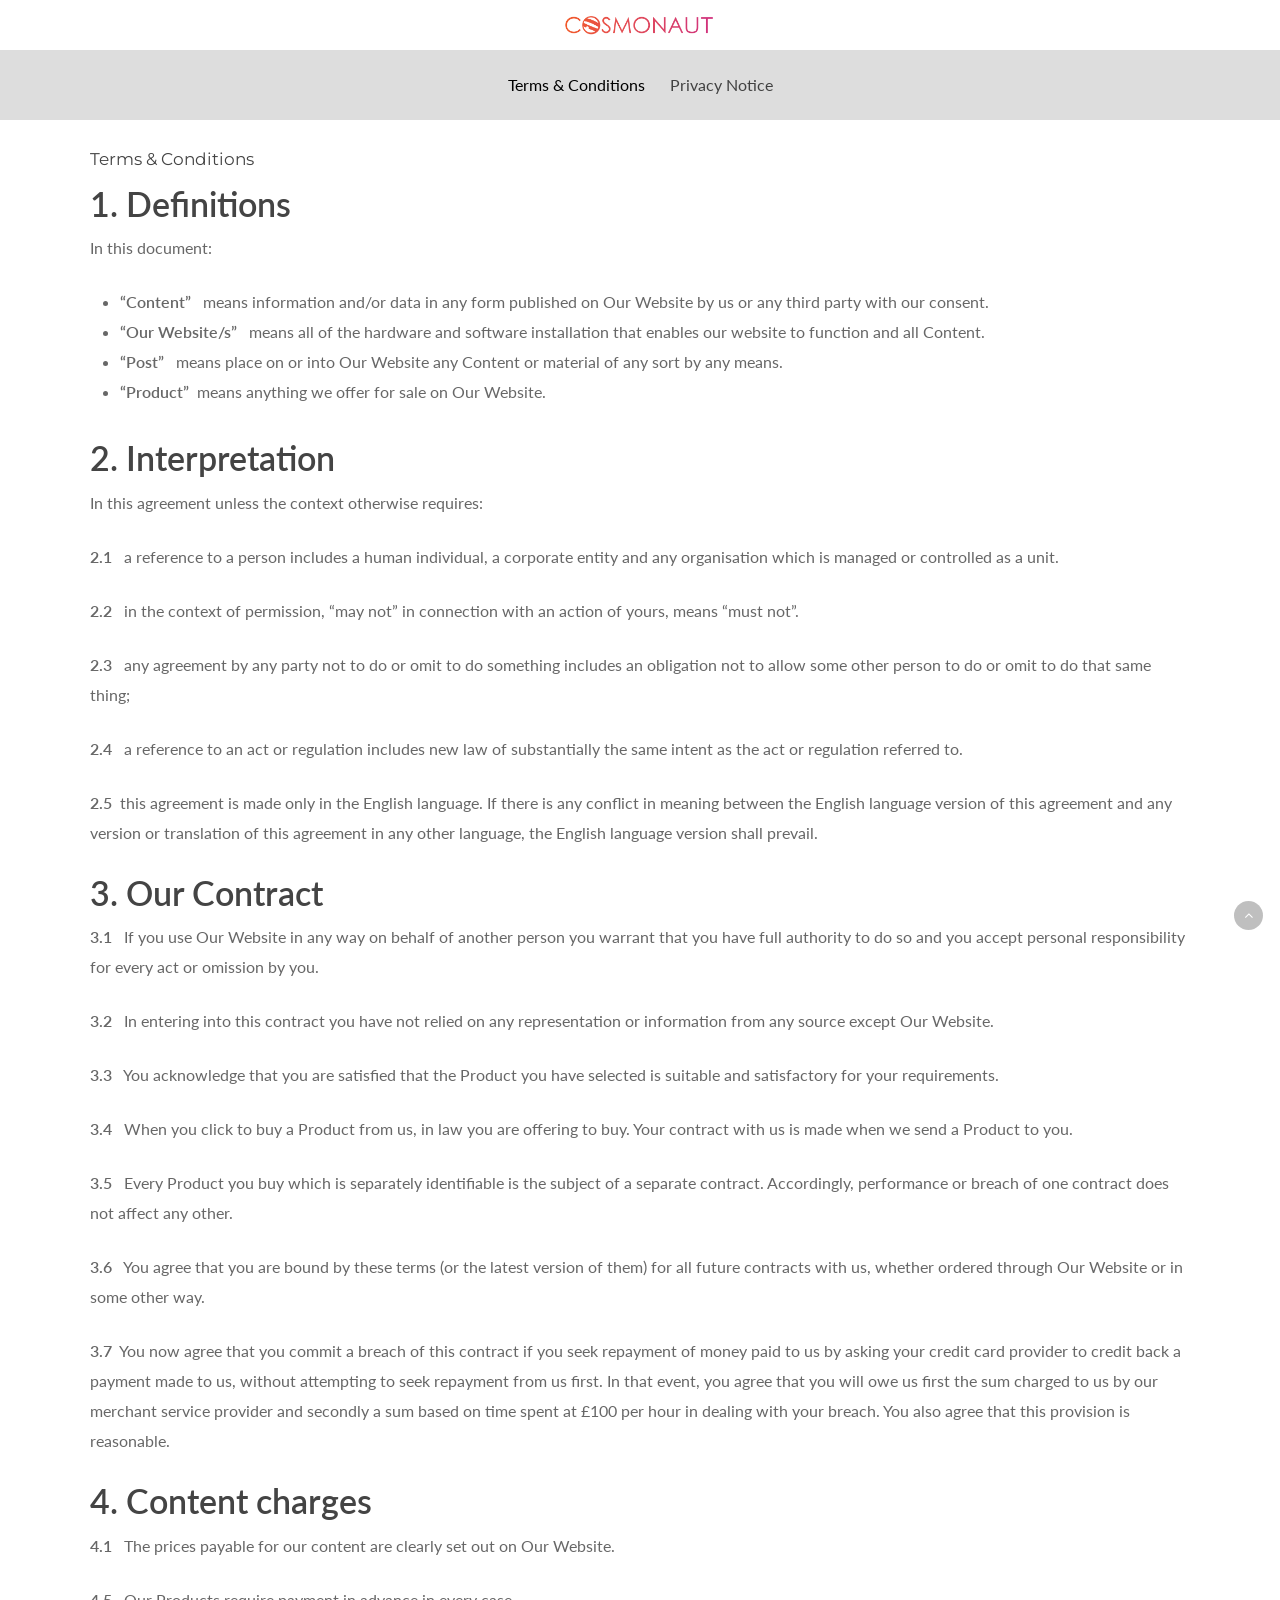
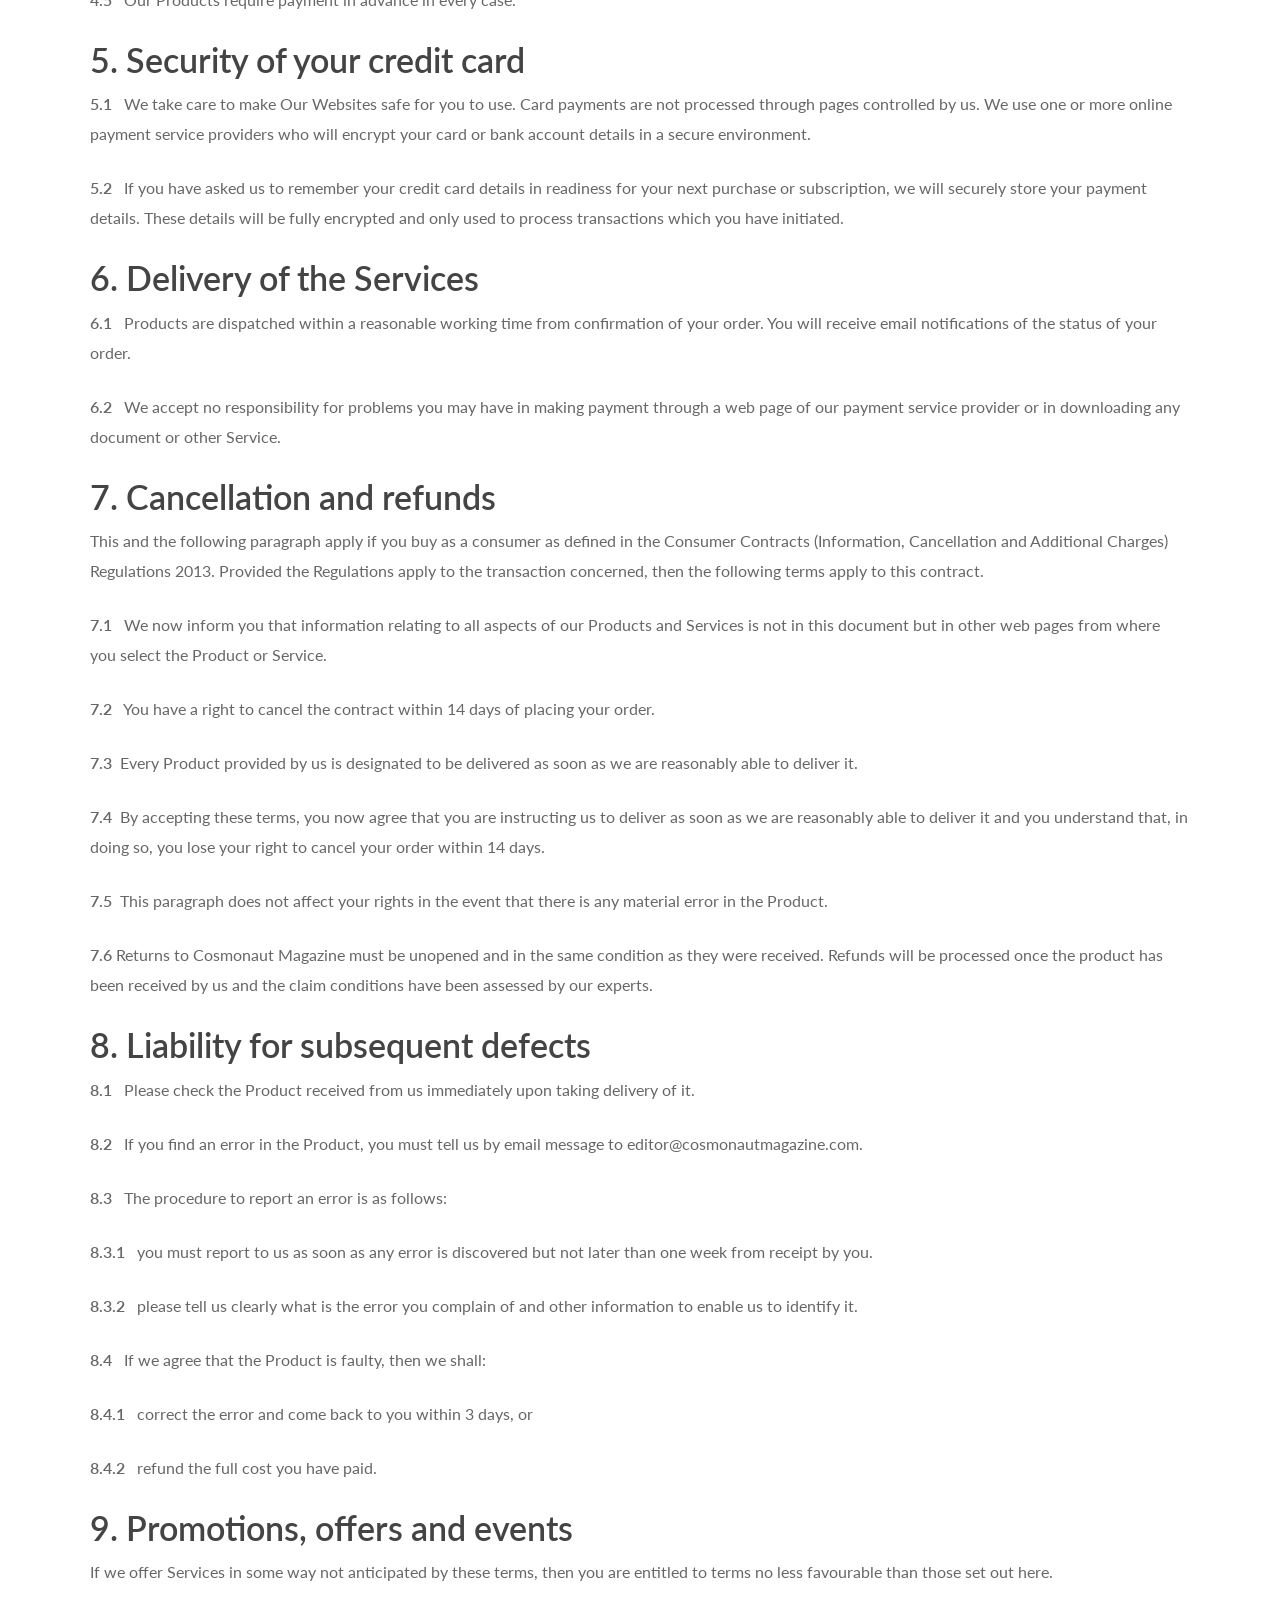
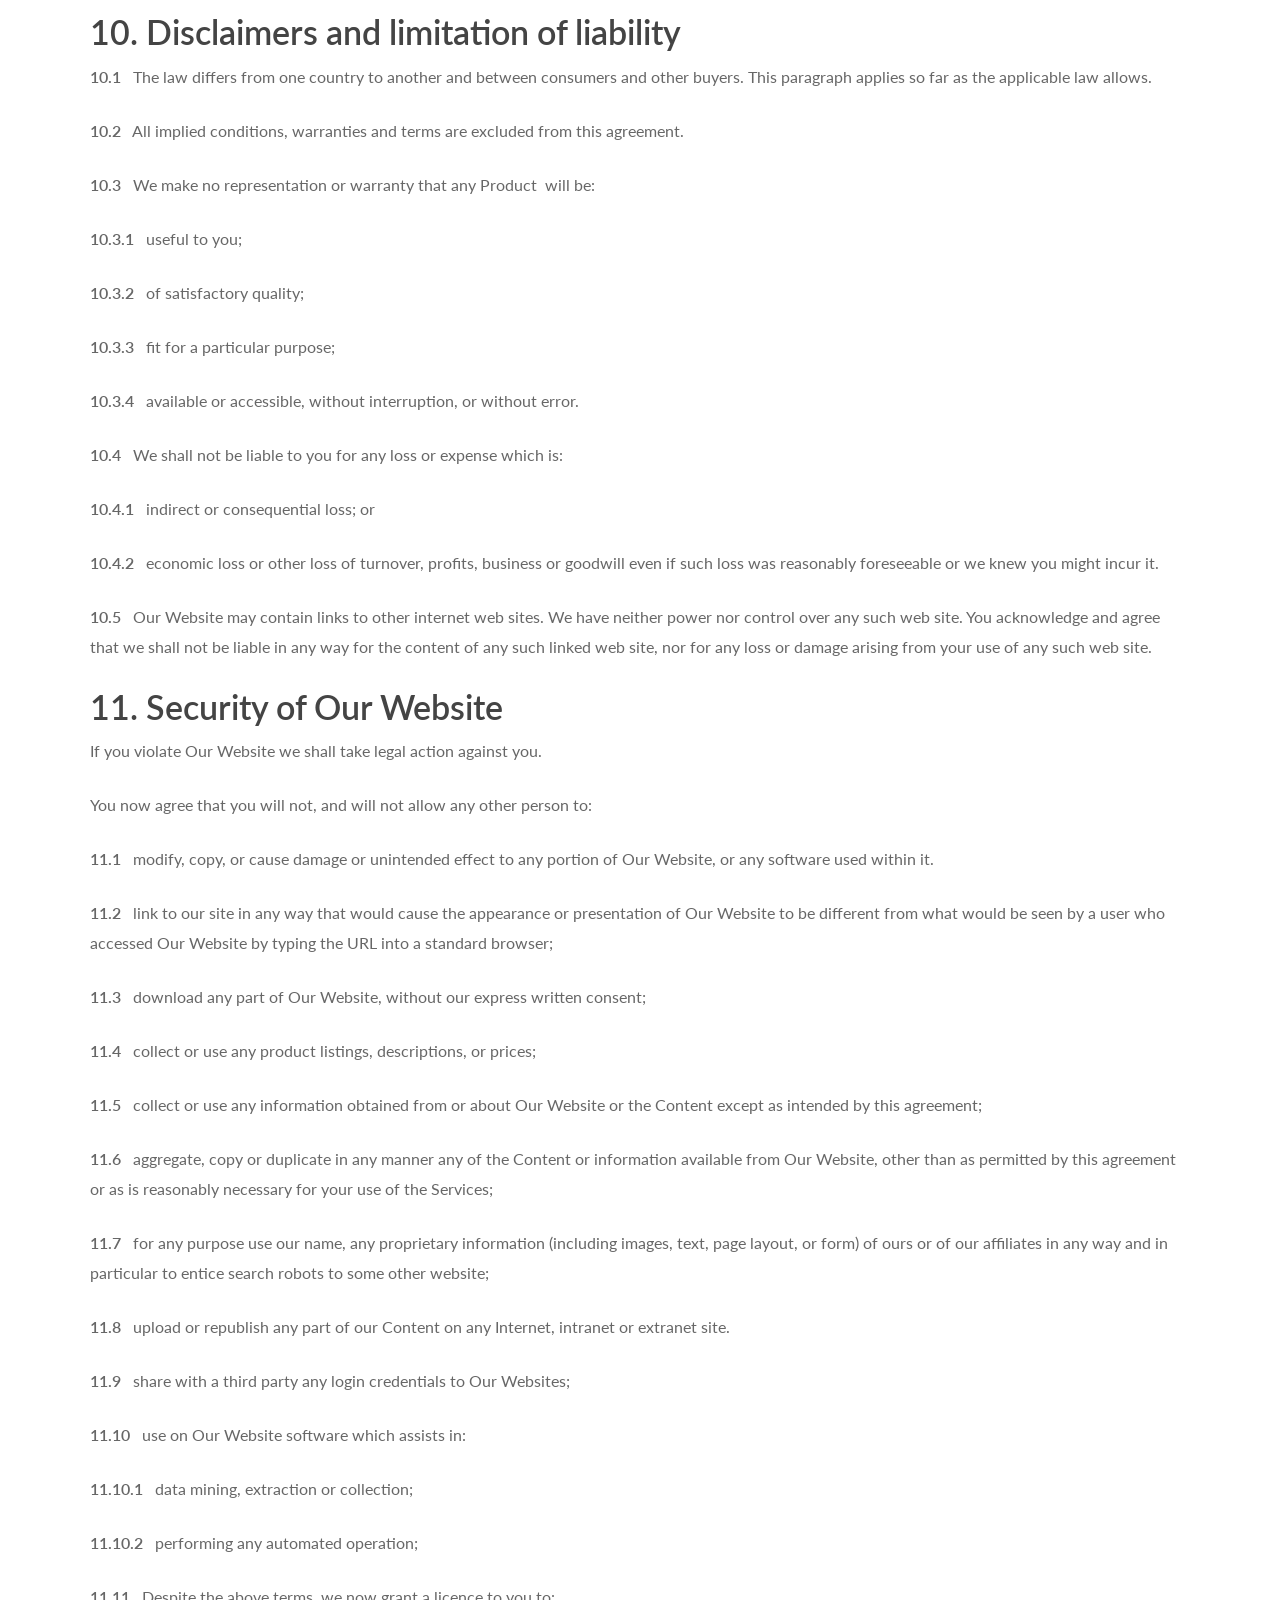
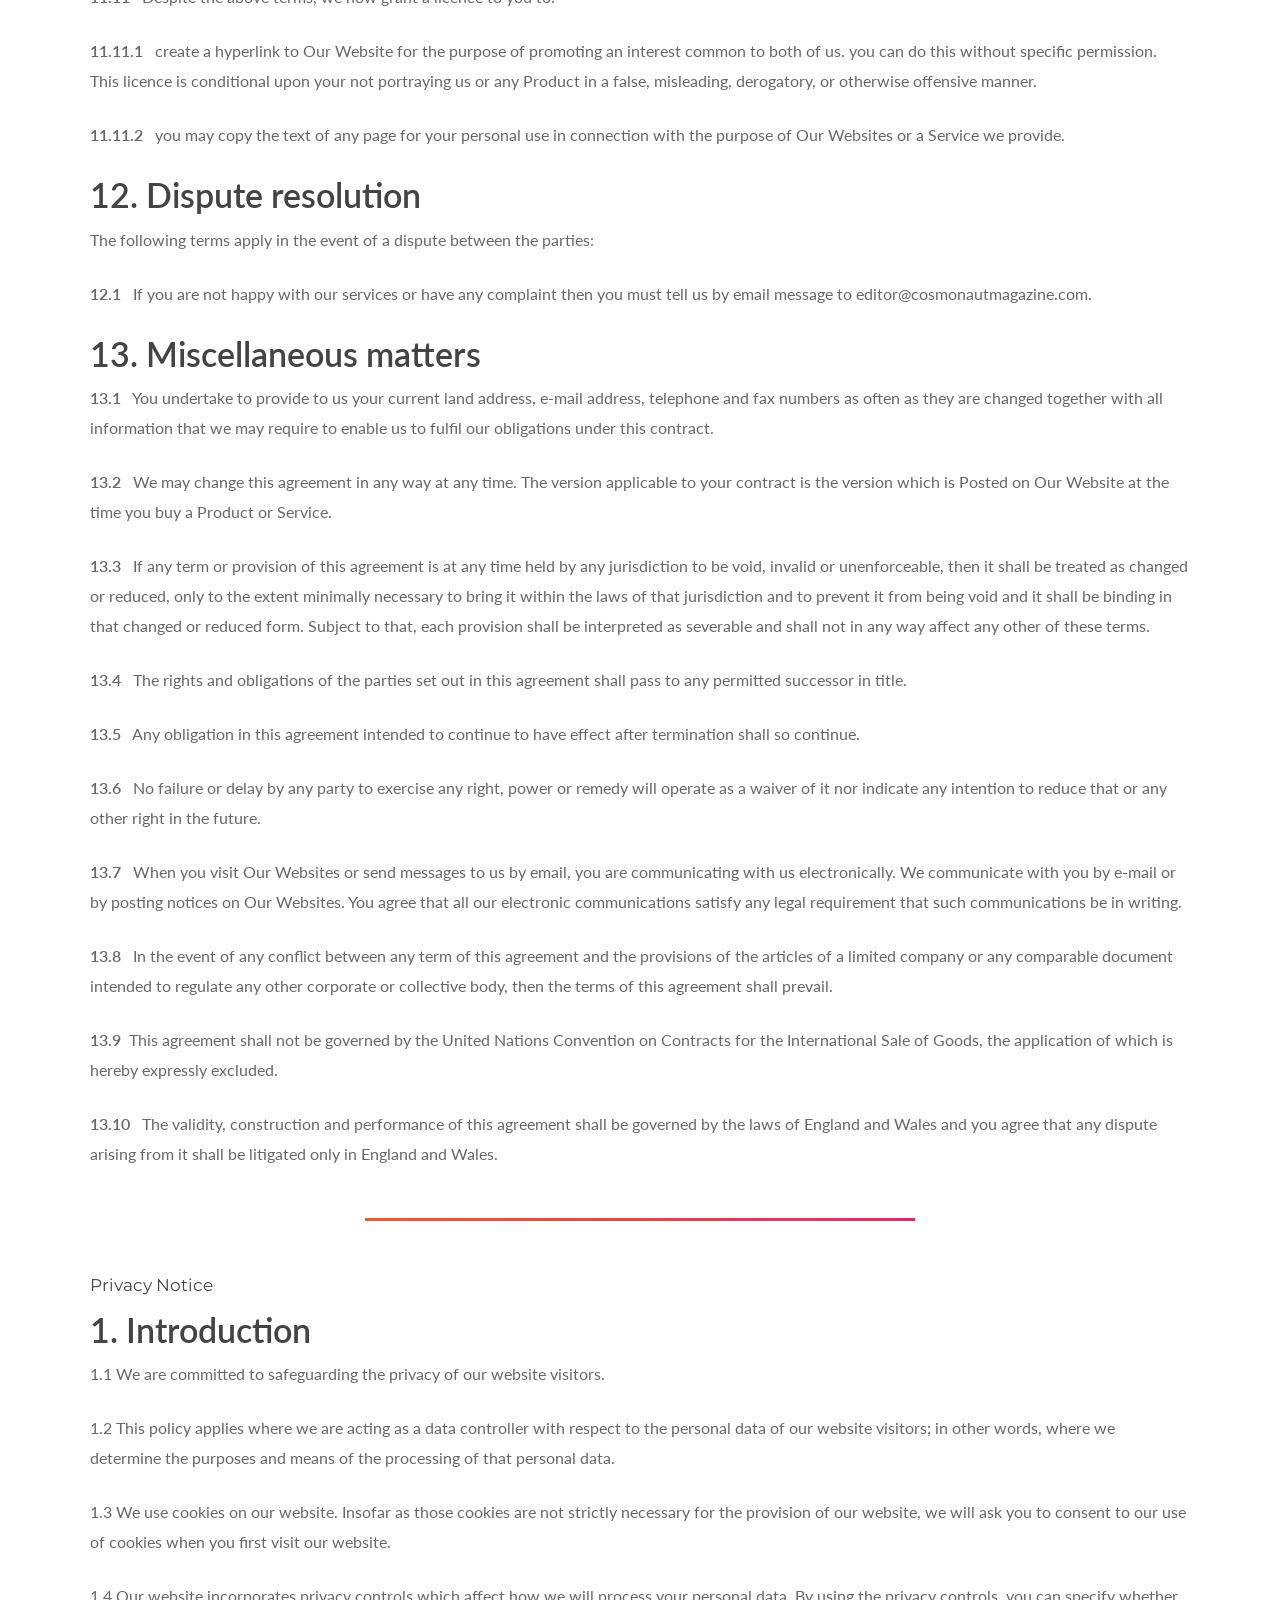
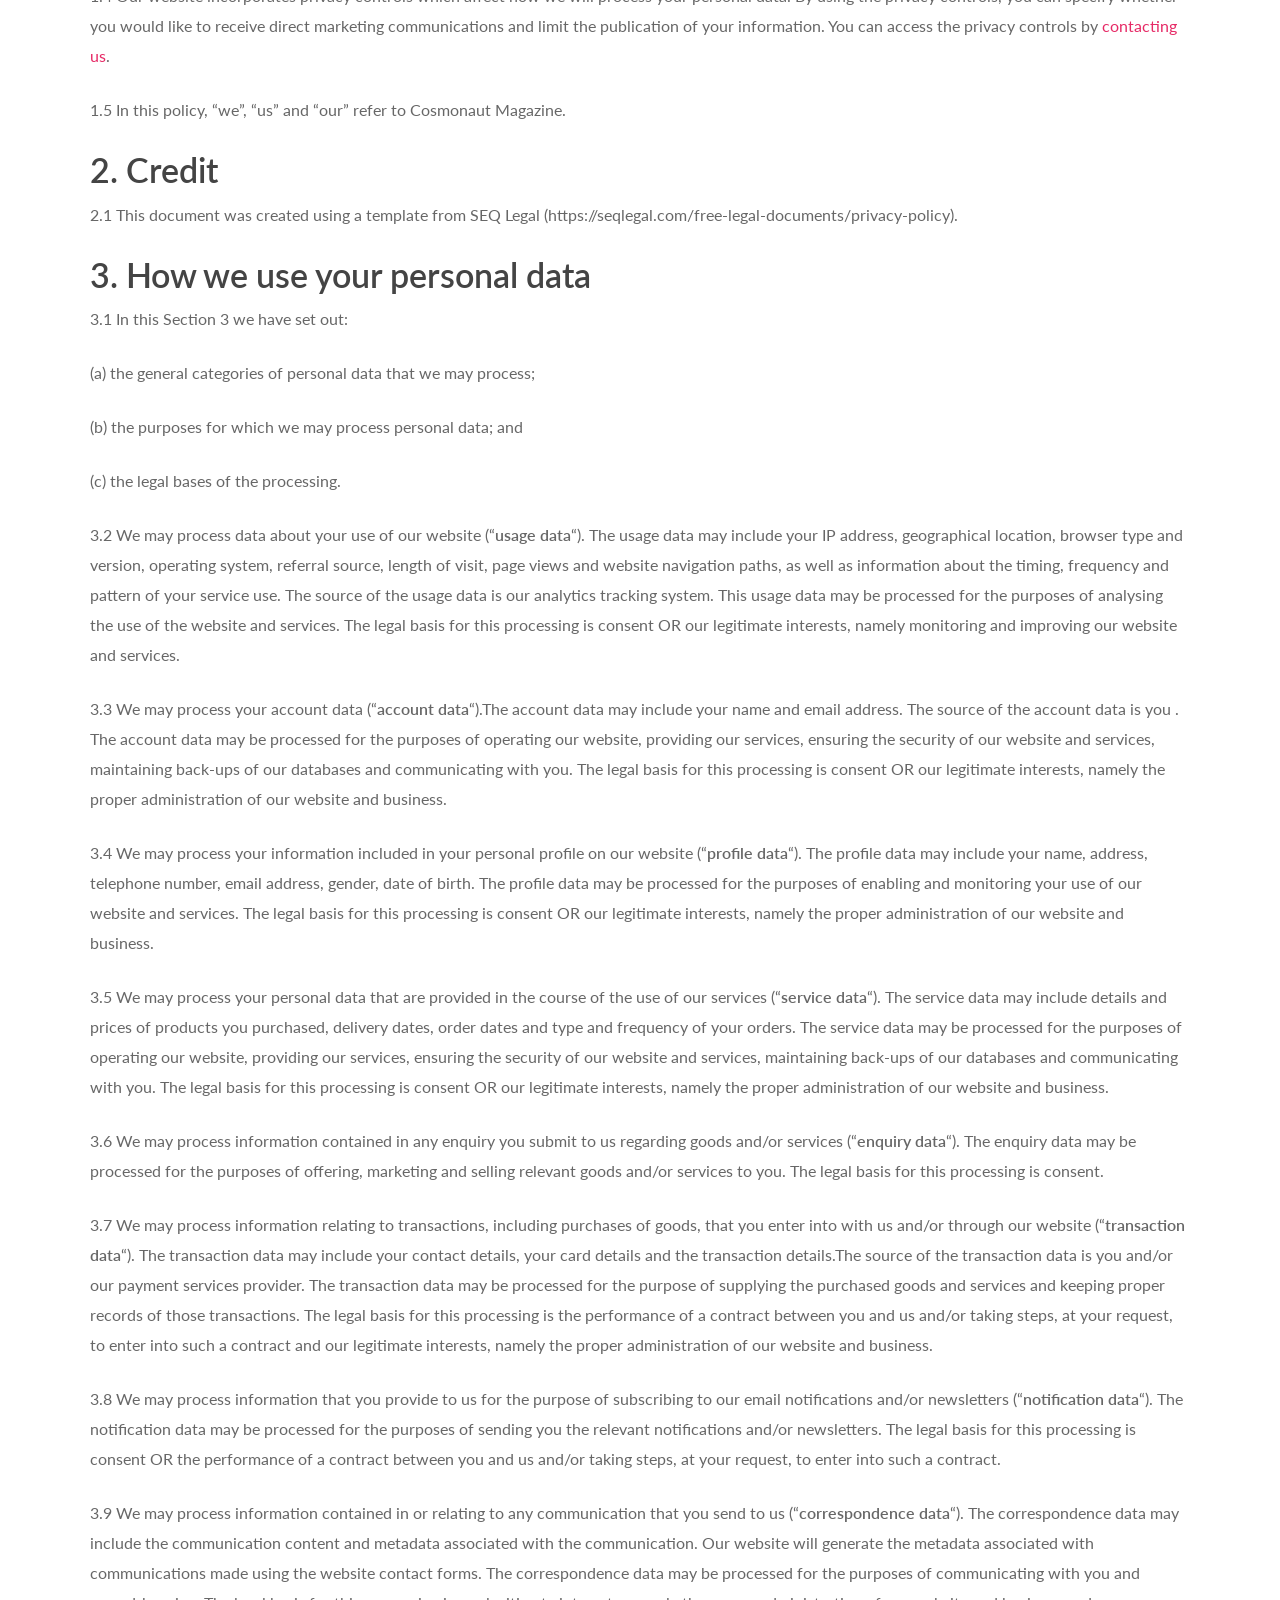
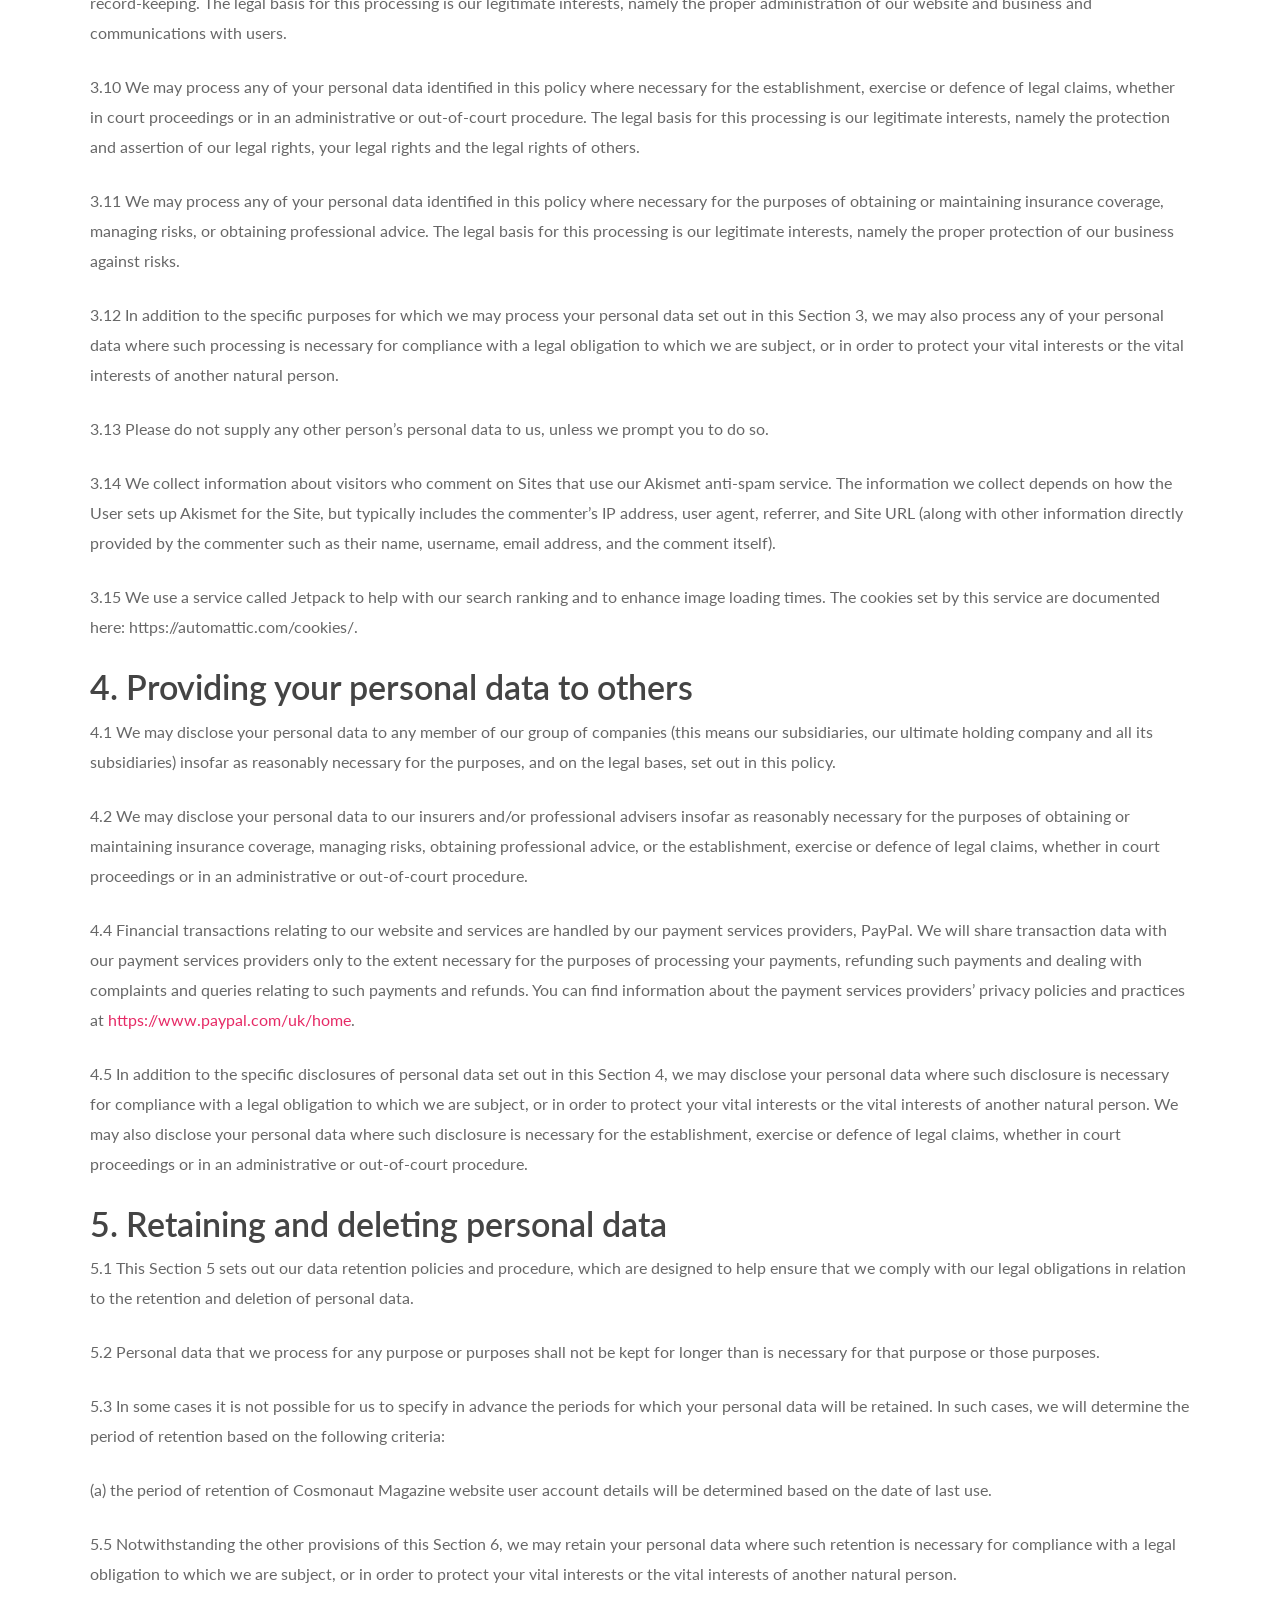
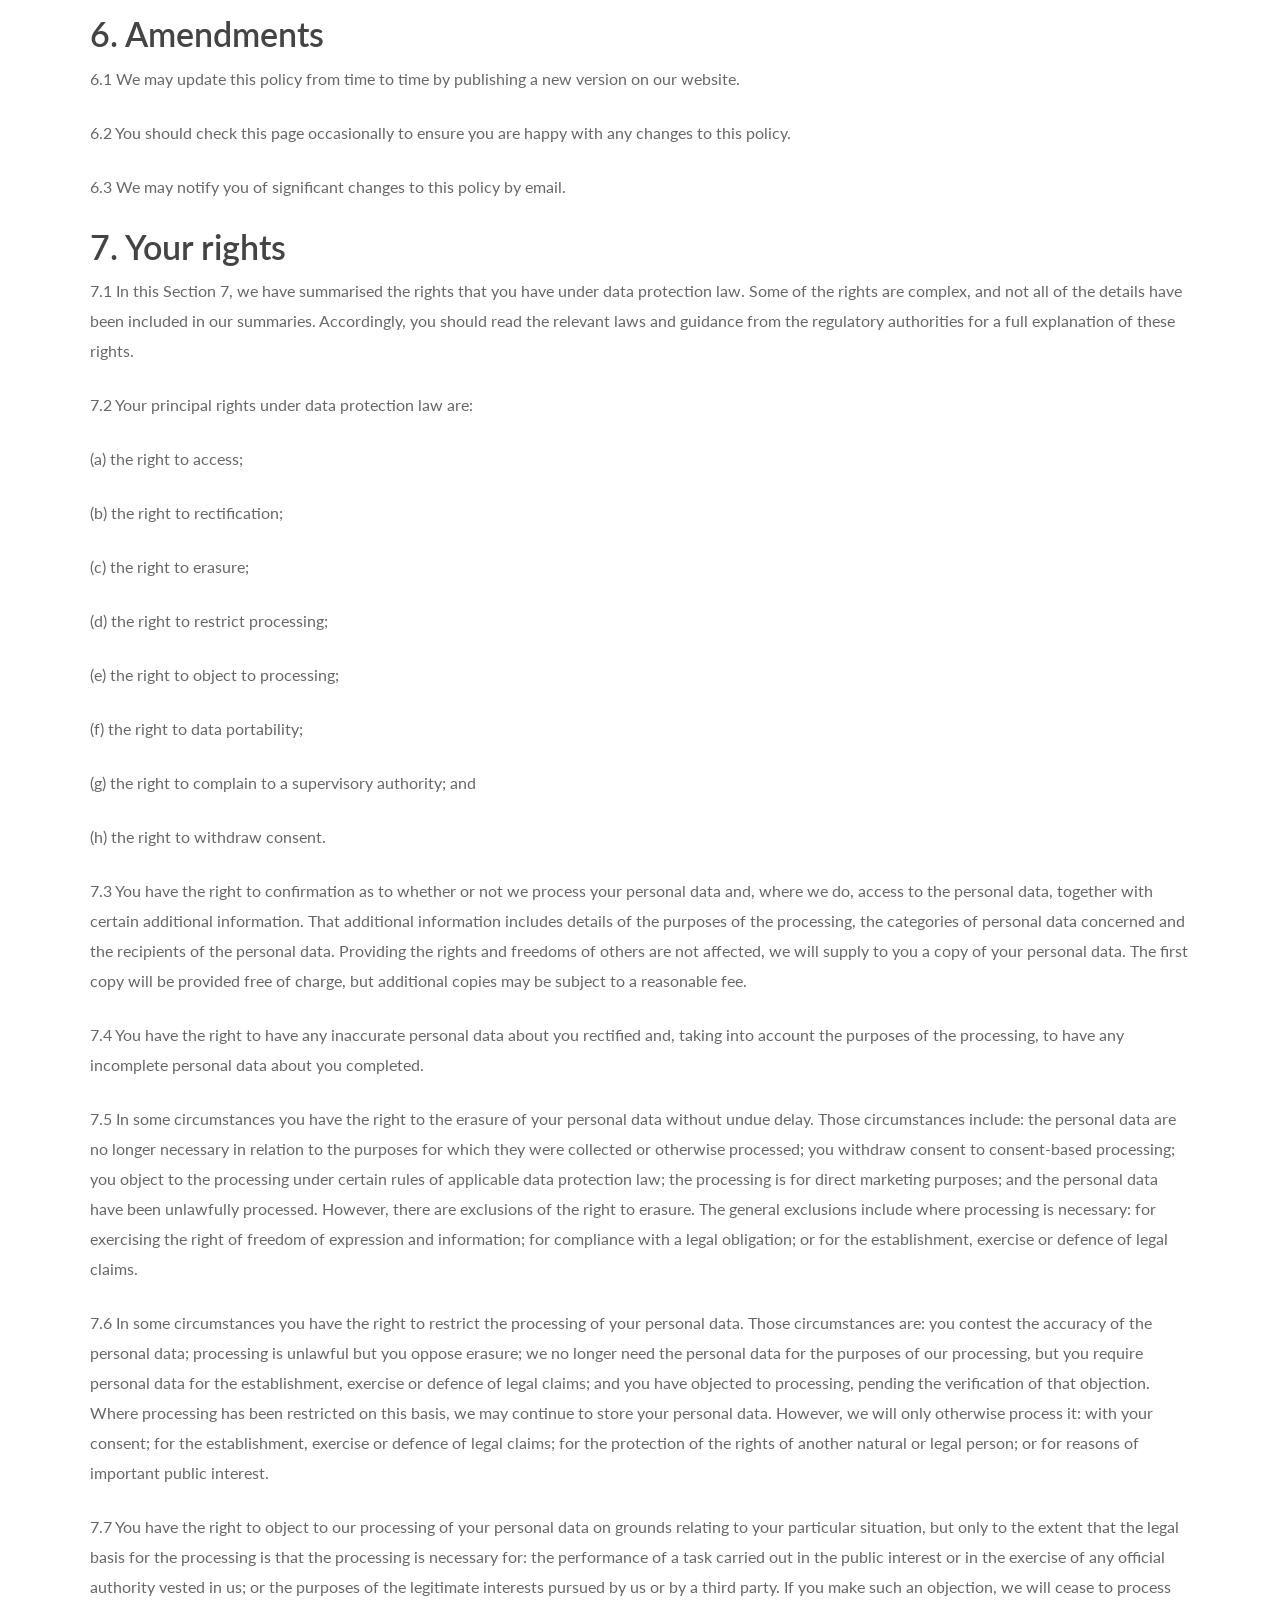
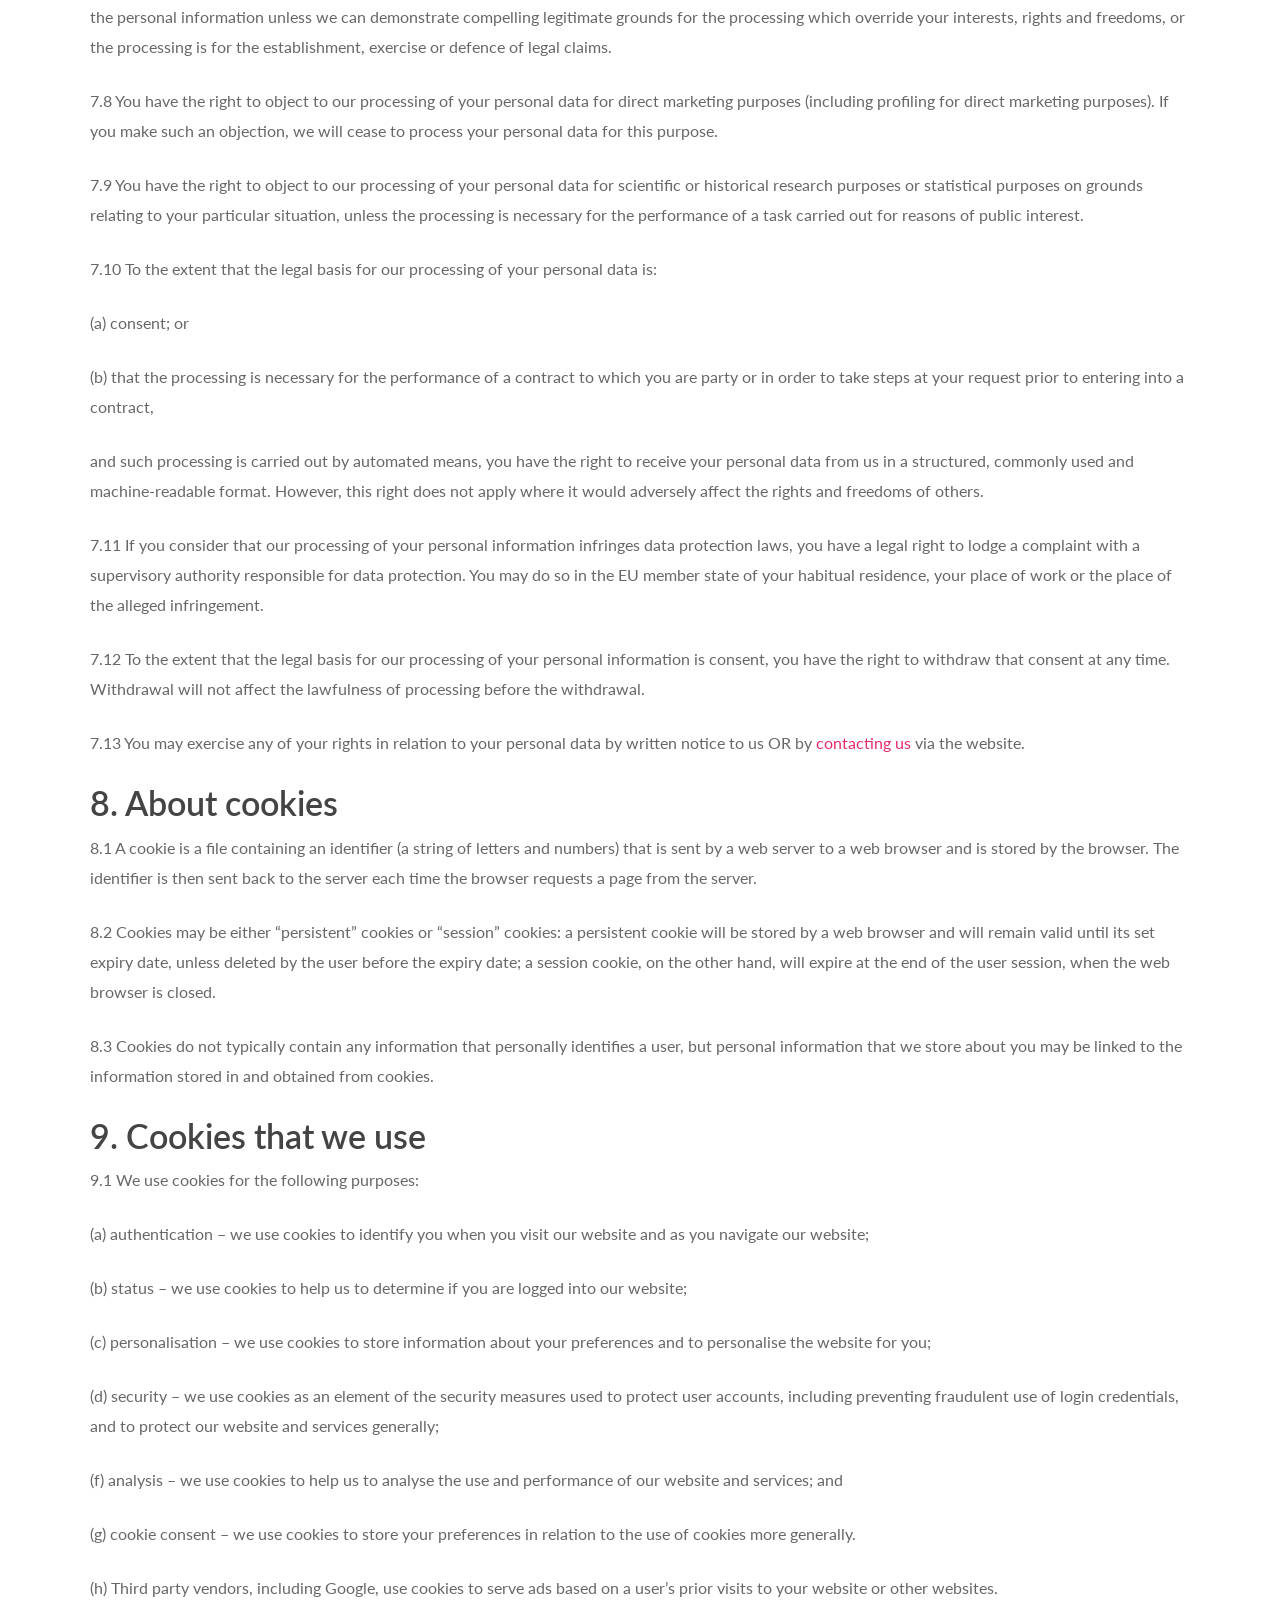
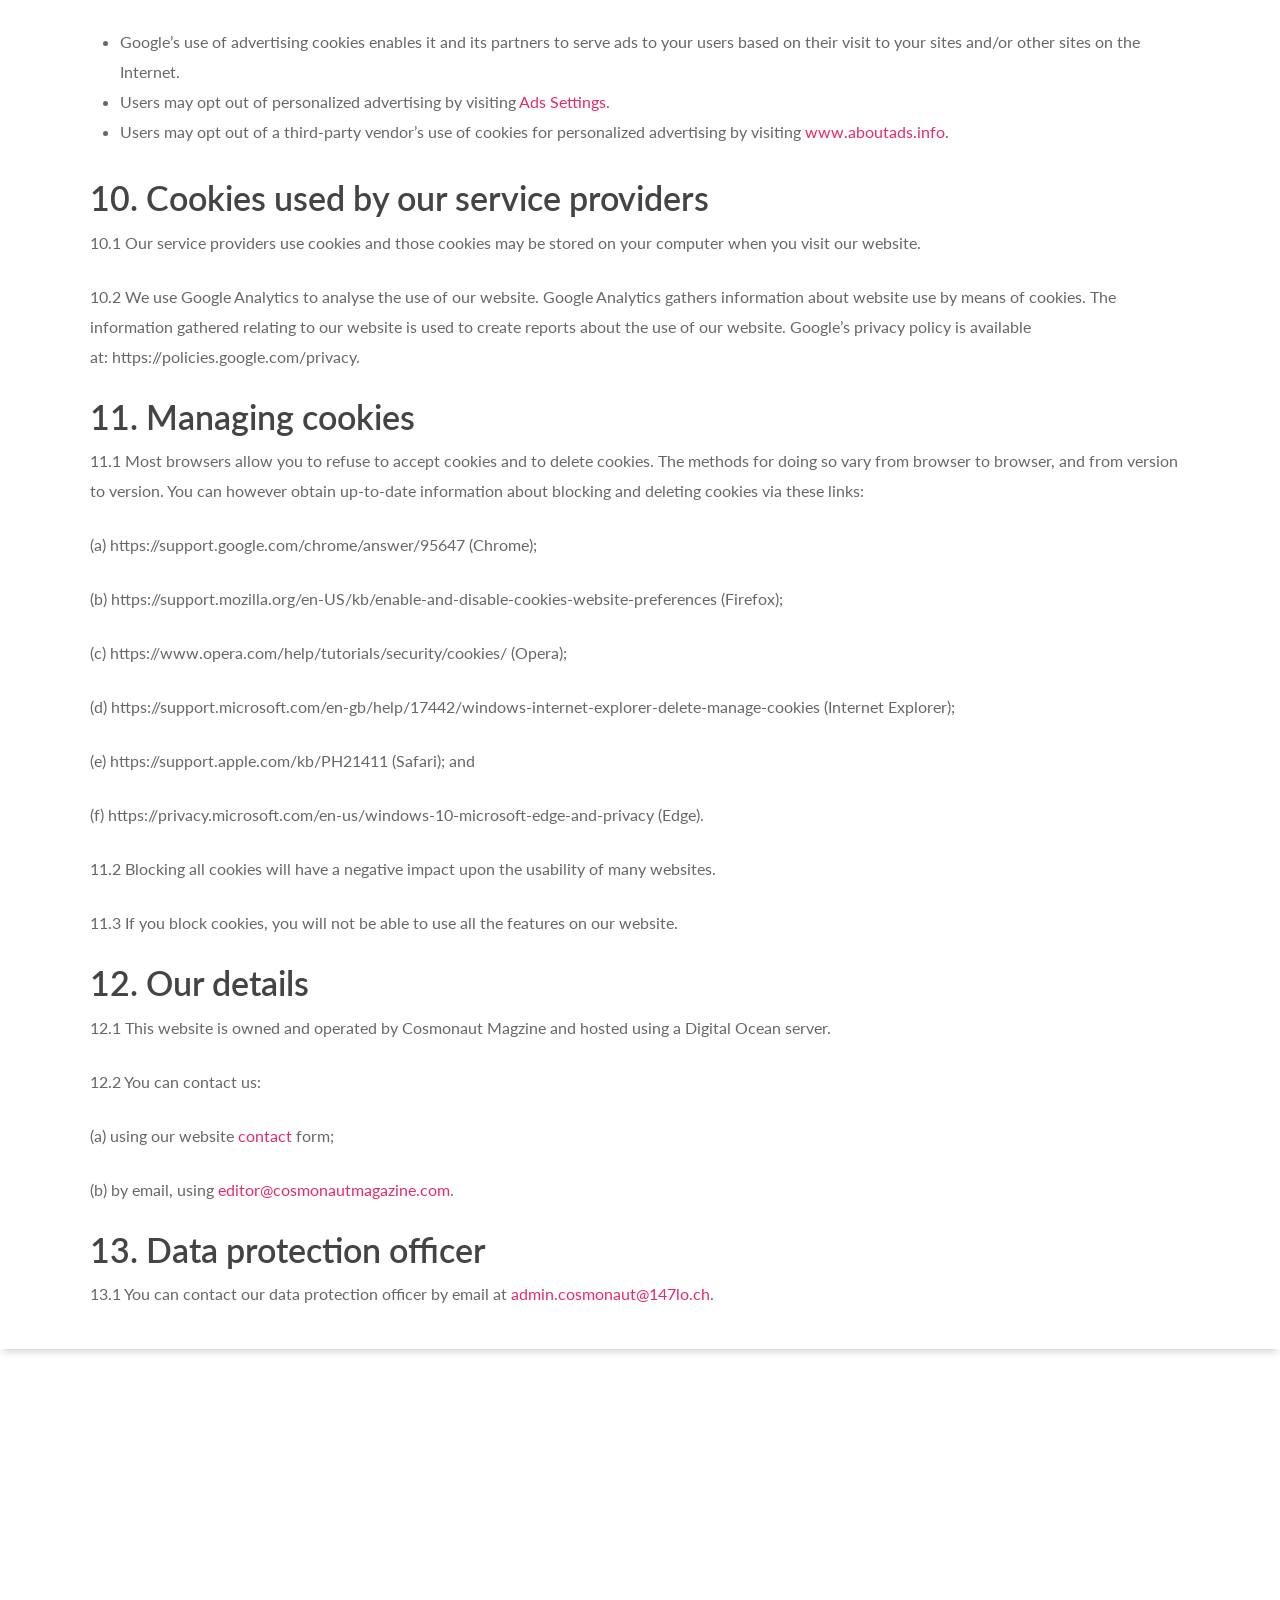
<file: terms-privacy/index.html>
<!DOCTYPE html>
<html lang="en-GB" class="no-js">
<head><meta charset="UTF-8">
	
	
	
	<meta name="viewport" content="width=device-width, initial-scale=1, maximum-scale=1, user-scalable=0"><meta name="robots" content="index, follow, max-image-preview:large, max-snippet:-1, max-video-preview:-1">

	<!-- This site is optimized with the Yoast SEO plugin v27.6 - https://yoast.com/product/yoast-seo-wordpress/ -->
	<title>Terms &amp; privacy | Cosmonaut</title>
	<meta name="description" content="Cosmonaut, the monthly online magazine for Star Citizen.">
	<link rel="canonical" href="./index.html">
	<meta property="og:locale" content="en_GB">
	<meta property="og:type" content="article">
	<meta property="og:title" content="Terms &amp; privacy | Cosmonaut">
	<meta property="og:description" content="Cosmonaut, the monthly online magazine for Star Citizen.">
	<meta property="og:url" content="./index.html">
	<meta property="og:site_name" content="Cosmonaut">
	<meta property="article:modified_time" content="2020-05-16T15:39:00+00:00">
	<meta name="twitter:card" content="summary_large_image">
	<meta name="twitter:label1" content="Estimated reading time">
	<meta name="twitter:data1" content="28 minutes">
	<script type="application/ld+json" class="yoast-schema-graph">{"@context":"https:\/\/schema.org","@graph":[{"@type":"WebPage","@id":"\/terms-privacy\/","url":"\/terms-privacy\/","name":"Terms & privacy | Cosmonaut","isPartOf":{"@id":"\/#website"},"datePublished":"2020-04-08T19:55:11+00:00","dateModified":"2020-05-16T15:39:00+00:00","description":"Cosmonaut, the monthly online magazine for Star Citizen.","breadcrumb":{"@id":"\/terms-privacy\/#breadcrumb"},"inLanguage":"en-GB","potentialAction":[{"@type":"ReadAction","target":["\/terms-privacy\/"]}]},{"@type":"BreadcrumbList","@id":"\/terms-privacy\/#breadcrumb","itemListElement":[{"@type":"ListItem","position":1,"name":"Home","item":"\/"},{"@type":"ListItem","position":2,"name":"Terms & privacy"}]},{"@type":"WebSite","@id":"\/#website","url":"\/","name":"Cosmonaut","description":"The online monthly magazine for Star Citizen","publisher":{"@id":"\/#organization"},"potentialAction":[{"@type":"SearchAction","target":{"@type":"EntryPoint","urlTemplate":"\/?s={search_term_string}"},"query-input":{"@type":"PropertyValueSpecification","valueRequired":true,"valueName":"search_term_string"}}],"inLanguage":"en-GB"},{"@type":"Organization","@id":"\/#organization","name":"Cosmonaut","url":"\/","logo":{"@type":"ImageObject","inLanguage":"en-GB","@id":"\/#\/schema\/logo\/image\/","url":"https:\/\/i1.wp.com\/cosmonautmagazine.com\/wp-content\/uploads\/2020\/04\/cosmonaut_full_no_edge.png?fit=2157%2C264&ssl=1","contentUrl":"https:\/\/i1.wp.com\/cosmonautmagazine.com\/wp-content\/uploads\/2020\/04\/cosmonaut_full_no_edge.png?fit=2157%2C264&ssl=1","width":2157,"height":264,"caption":"Cosmonaut"},"image":{"@id":"\/#\/schema\/logo\/image\/"}}]}</script>
	<!-- / Yoast SEO plugin. -->


<link rel="dns-prefetch" href="//fonts.googleapis.com">
<link rel="alternate" type="application/rss+xml" title="Cosmonaut » Feed" href="./../feed/index.html">
<link rel="alternate" type="application/rss+xml" title="Cosmonaut » Comments Feed" href="./../comments/feed/index.html">
<link rel="alternate" title="oEmbed (JSON)" type="application/json+oembed" href="./../wp-json/oembed/1.0/embed/index.html?url=.%2F%2Fterms-privacy%2F">
<link rel="alternate" title="oEmbed (XML)" type="text/xml+oembed" href="./../wp-json/oembed/1.0/embed/index.html?url=.%2F%2Fterms-privacy%2F&amp;format=xml">
<style id="wp-img-auto-sizes-contain-inline-css" type="text/css">
img:is([sizes=auto i],[sizes^="auto," i]){contain-intrinsic-size:3000px 1500px}
/*# sourceURL=wp-img-auto-sizes-contain-inline-css */
</style>
<style id="wp-emoji-styles-inline-css" type="text/css">

	img.wp-smiley, img.emoji {
		display: inline !important;
		border: none !important;
		box-shadow: none !important;
		height: 1em !important;
		width: 1em !important;
		margin: 0 0.07em !important;
		vertical-align: -0.1em !important;
		background: none !important;
		padding: 0 !important;
	}
/*# sourceURL=wp-emoji-styles-inline-css */
</style>
<style id="wp-block-library-inline-css" type="text/css">
:root{--wp-block-synced-color:#7a00df;--wp-block-synced-color--rgb:122,0,223;--wp-bound-block-color:var(--wp-block-synced-color);--wp-editor-canvas-background:#ddd;--wp-admin-theme-color:#007cba;--wp-admin-theme-color--rgb:0,124,186;--wp-admin-theme-color-darker-10:#006ba1;--wp-admin-theme-color-darker-10--rgb:0,107,160.5;--wp-admin-theme-color-darker-20:#005a87;--wp-admin-theme-color-darker-20--rgb:0,90,135;--wp-admin-border-width-focus:2px}@media (min-resolution:192dpi){:root{--wp-admin-border-width-focus:1.5px}}.wp-element-button{cursor:pointer}:root .has-very-light-gray-background-color{background-color:#eee}:root .has-very-dark-gray-background-color{background-color:#313131}:root .has-very-light-gray-color{color:#eee}:root .has-very-dark-gray-color{color:#313131}:root .has-vivid-green-cyan-to-vivid-cyan-blue-gradient-background{background:linear-gradient(135deg,#00d084,#0693e3)}:root .has-purple-crush-gradient-background{background:linear-gradient(135deg,#34e2e4,#4721fb 50%,#ab1dfe)}:root .has-hazy-dawn-gradient-background{background:linear-gradient(135deg,#faaca8,#dad0ec)}:root .has-subdued-olive-gradient-background{background:linear-gradient(135deg,#fafae1,#67a671)}:root .has-atomic-cream-gradient-background{background:linear-gradient(135deg,#fdd79a,#004a59)}:root .has-nightshade-gradient-background{background:linear-gradient(135deg,#330968,#31cdcf)}:root .has-midnight-gradient-background{background:linear-gradient(135deg,#020381,#2874fc)}:root{--wp--preset--font-size--normal:16px;--wp--preset--font-size--huge:42px}.has-regular-font-size{font-size:1em}.has-larger-font-size{font-size:2.625em}.has-normal-font-size{font-size:var(--wp--preset--font-size--normal)}.has-huge-font-size{font-size:var(--wp--preset--font-size--huge)}.has-text-align-center{text-align:center}.has-text-align-left{text-align:left}.has-text-align-right{text-align:right}.has-fit-text{white-space:nowrap!important}#end-resizable-editor-section{display:none}.aligncenter{clear:both}.items-justified-left{justify-content:flex-start}.items-justified-center{justify-content:center}.items-justified-right{justify-content:flex-end}.items-justified-space-between{justify-content:space-between}.screen-reader-text{border:0;clip-path:inset(50%);height:1px;margin:-1px;overflow:hidden;padding:0;position:absolute;width:1px;word-wrap:normal!important}.screen-reader-text:focus{background-color:#ddd;clip-path:none;color:#444;display:block;font-size:1em;height:auto;left:5px;line-height:normal;padding:15px 23px 14px;text-decoration:none;top:5px;width:auto;z-index:100000}html :where(.has-border-color){border-style:solid}html :where([style*=border-top-color]){border-top-style:solid}html :where([style*=border-right-color]){border-right-style:solid}html :where([style*=border-bottom-color]){border-bottom-style:solid}html :where([style*=border-left-color]){border-left-style:solid}html :where([style*=border-width]){border-style:solid}html :where([style*=border-top-width]){border-top-style:solid}html :where([style*=border-right-width]){border-right-style:solid}html :where([style*=border-bottom-width]){border-bottom-style:solid}html :where([style*=border-left-width]){border-left-style:solid}html :where(img[class*=wp-image-]){height:auto;max-width:100%}:where(figure){margin:0 0 1em}html :where(.is-position-sticky){--wp-admin--admin-bar--position-offset:var(--wp-admin--admin-bar--height,0px)}@media screen and (max-width:600px){html :where(.is-position-sticky){--wp-admin--admin-bar--position-offset:0px}}

/*# sourceURL=wp-block-library-inline-css */
</style>
<style id="classic-theme-styles-inline-css" type="text/css">
/*! This file is auto-generated */
.wp-block-button__link{color:#fff;background-color:#32373c;border-radius:9999px;box-shadow:none;text-decoration:none;padding:calc(.667em + 2px) calc(1.333em + 2px);font-size:1.125em}.wp-block-file__button{background:#32373c;color:#fff;text-decoration:none}
/*# sourceURL=/wp-includes/css/classic-themes.min.css */
</style>
<style id="global-styles-inline-css" type="text/css">
:root{--wp--preset--aspect-ratio--square: 1;--wp--preset--aspect-ratio--4-3: 4/3;--wp--preset--aspect-ratio--3-4: 3/4;--wp--preset--aspect-ratio--3-2: 3/2;--wp--preset--aspect-ratio--2-3: 2/3;--wp--preset--aspect-ratio--16-9: 16/9;--wp--preset--aspect-ratio--9-16: 9/16;--wp--preset--color--black: #000000;--wp--preset--color--cyan-bluish-gray: #abb8c3;--wp--preset--color--white: #ffffff;--wp--preset--color--pale-pink: #f78da7;--wp--preset--color--vivid-red: #cf2e2e;--wp--preset--color--luminous-vivid-orange: #ff6900;--wp--preset--color--luminous-vivid-amber: #fcb900;--wp--preset--color--light-green-cyan: #7bdcb5;--wp--preset--color--vivid-green-cyan: #00d084;--wp--preset--color--pale-cyan-blue: #8ed1fc;--wp--preset--color--vivid-cyan-blue: #0693e3;--wp--preset--color--vivid-purple: #9b51e0;--wp--preset--gradient--vivid-cyan-blue-to-vivid-purple: linear-gradient(135deg,rgb(6,147,227) 0%,rgb(155,81,224) 100%);--wp--preset--gradient--light-green-cyan-to-vivid-green-cyan: linear-gradient(135deg,rgb(122,220,180) 0%,rgb(0,208,130) 100%);--wp--preset--gradient--luminous-vivid-amber-to-luminous-vivid-orange: linear-gradient(135deg,rgb(252,185,0) 0%,rgb(255,105,0) 100%);--wp--preset--gradient--luminous-vivid-orange-to-vivid-red: linear-gradient(135deg,rgb(255,105,0) 0%,rgb(207,46,46) 100%);--wp--preset--gradient--very-light-gray-to-cyan-bluish-gray: linear-gradient(135deg,rgb(238,238,238) 0%,rgb(169,184,195) 100%);--wp--preset--gradient--cool-to-warm-spectrum: linear-gradient(135deg,rgb(74,234,220) 0%,rgb(151,120,209) 20%,rgb(207,42,186) 40%,rgb(238,44,130) 60%,rgb(251,105,98) 80%,rgb(254,248,76) 100%);--wp--preset--gradient--blush-light-purple: linear-gradient(135deg,rgb(255,206,236) 0%,rgb(152,150,240) 100%);--wp--preset--gradient--blush-bordeaux: linear-gradient(135deg,rgb(254,205,165) 0%,rgb(254,45,45) 50%,rgb(107,0,62) 100%);--wp--preset--gradient--luminous-dusk: linear-gradient(135deg,rgb(255,203,112) 0%,rgb(199,81,192) 50%,rgb(65,88,208) 100%);--wp--preset--gradient--pale-ocean: linear-gradient(135deg,rgb(255,245,203) 0%,rgb(182,227,212) 50%,rgb(51,167,181) 100%);--wp--preset--gradient--electric-grass: linear-gradient(135deg,rgb(202,248,128) 0%,rgb(113,206,126) 100%);--wp--preset--gradient--midnight: linear-gradient(135deg,rgb(2,3,129) 0%,rgb(40,116,252) 100%);--wp--preset--font-size--small: 13px;--wp--preset--font-size--medium: 20px;--wp--preset--font-size--large: 36px;--wp--preset--font-size--x-large: 42px;--wp--preset--spacing--20: 0.44rem;--wp--preset--spacing--30: 0.67rem;--wp--preset--spacing--40: 1rem;--wp--preset--spacing--50: 1.5rem;--wp--preset--spacing--60: 2.25rem;--wp--preset--spacing--70: 3.38rem;--wp--preset--spacing--80: 5.06rem;--wp--preset--shadow--natural: 6px 6px 9px rgba(0, 0, 0, 0.2);--wp--preset--shadow--deep: 12px 12px 50px rgba(0, 0, 0, 0.4);--wp--preset--shadow--sharp: 6px 6px 0px rgba(0, 0, 0, 0.2);--wp--preset--shadow--outlined: 6px 6px 0px -3px rgb(255, 255, 255), 6px 6px rgb(0, 0, 0);--wp--preset--shadow--crisp: 6px 6px 0px rgb(0, 0, 0);}:where(.is-layout-flex){gap: 0.5em;}:where(.is-layout-grid){gap: 0.5em;}body .is-layout-flex{display: flex;}.is-layout-flex{flex-wrap: wrap;align-items: center;}.is-layout-flex > :is(*, div){margin: 0;}body .is-layout-grid{display: grid;}.is-layout-grid > :is(*, div){margin: 0;}:where(.wp-block-columns.is-layout-flex){gap: 2em;}:where(.wp-block-columns.is-layout-grid){gap: 2em;}:where(.wp-block-post-template.is-layout-flex){gap: 1.25em;}:where(.wp-block-post-template.is-layout-grid){gap: 1.25em;}.has-black-color{color: var(--wp--preset--color--black) !important;}.has-cyan-bluish-gray-color{color: var(--wp--preset--color--cyan-bluish-gray) !important;}.has-white-color{color: var(--wp--preset--color--white) !important;}.has-pale-pink-color{color: var(--wp--preset--color--pale-pink) !important;}.has-vivid-red-color{color: var(--wp--preset--color--vivid-red) !important;}.has-luminous-vivid-orange-color{color: var(--wp--preset--color--luminous-vivid-orange) !important;}.has-luminous-vivid-amber-color{color: var(--wp--preset--color--luminous-vivid-amber) !important;}.has-light-green-cyan-color{color: var(--wp--preset--color--light-green-cyan) !important;}.has-vivid-green-cyan-color{color: var(--wp--preset--color--vivid-green-cyan) !important;}.has-pale-cyan-blue-color{color: var(--wp--preset--color--pale-cyan-blue) !important;}.has-vivid-cyan-blue-color{color: var(--wp--preset--color--vivid-cyan-blue) !important;}.has-vivid-purple-color{color: var(--wp--preset--color--vivid-purple) !important;}.has-black-background-color{background-color: var(--wp--preset--color--black) !important;}.has-cyan-bluish-gray-background-color{background-color: var(--wp--preset--color--cyan-bluish-gray) !important;}.has-white-background-color{background-color: var(--wp--preset--color--white) !important;}.has-pale-pink-background-color{background-color: var(--wp--preset--color--pale-pink) !important;}.has-vivid-red-background-color{background-color: var(--wp--preset--color--vivid-red) !important;}.has-luminous-vivid-orange-background-color{background-color: var(--wp--preset--color--luminous-vivid-orange) !important;}.has-luminous-vivid-amber-background-color{background-color: var(--wp--preset--color--luminous-vivid-amber) !important;}.has-light-green-cyan-background-color{background-color: var(--wp--preset--color--light-green-cyan) !important;}.has-vivid-green-cyan-background-color{background-color: var(--wp--preset--color--vivid-green-cyan) !important;}.has-pale-cyan-blue-background-color{background-color: var(--wp--preset--color--pale-cyan-blue) !important;}.has-vivid-cyan-blue-background-color{background-color: var(--wp--preset--color--vivid-cyan-blue) !important;}.has-vivid-purple-background-color{background-color: var(--wp--preset--color--vivid-purple) !important;}.has-black-border-color{border-color: var(--wp--preset--color--black) !important;}.has-cyan-bluish-gray-border-color{border-color: var(--wp--preset--color--cyan-bluish-gray) !important;}.has-white-border-color{border-color: var(--wp--preset--color--white) !important;}.has-pale-pink-border-color{border-color: var(--wp--preset--color--pale-pink) !important;}.has-vivid-red-border-color{border-color: var(--wp--preset--color--vivid-red) !important;}.has-luminous-vivid-orange-border-color{border-color: var(--wp--preset--color--luminous-vivid-orange) !important;}.has-luminous-vivid-amber-border-color{border-color: var(--wp--preset--color--luminous-vivid-amber) !important;}.has-light-green-cyan-border-color{border-color: var(--wp--preset--color--light-green-cyan) !important;}.has-vivid-green-cyan-border-color{border-color: var(--wp--preset--color--vivid-green-cyan) !important;}.has-pale-cyan-blue-border-color{border-color: var(--wp--preset--color--pale-cyan-blue) !important;}.has-vivid-cyan-blue-border-color{border-color: var(--wp--preset--color--vivid-cyan-blue) !important;}.has-vivid-purple-border-color{border-color: var(--wp--preset--color--vivid-purple) !important;}.has-vivid-cyan-blue-to-vivid-purple-gradient-background{background: var(--wp--preset--gradient--vivid-cyan-blue-to-vivid-purple) !important;}.has-light-green-cyan-to-vivid-green-cyan-gradient-background{background: var(--wp--preset--gradient--light-green-cyan-to-vivid-green-cyan) !important;}.has-luminous-vivid-amber-to-luminous-vivid-orange-gradient-background{background: var(--wp--preset--gradient--luminous-vivid-amber-to-luminous-vivid-orange) !important;}.has-luminous-vivid-orange-to-vivid-red-gradient-background{background: var(--wp--preset--gradient--luminous-vivid-orange-to-vivid-red) !important;}.has-very-light-gray-to-cyan-bluish-gray-gradient-background{background: var(--wp--preset--gradient--very-light-gray-to-cyan-bluish-gray) !important;}.has-cool-to-warm-spectrum-gradient-background{background: var(--wp--preset--gradient--cool-to-warm-spectrum) !important;}.has-blush-light-purple-gradient-background{background: var(--wp--preset--gradient--blush-light-purple) !important;}.has-blush-bordeaux-gradient-background{background: var(--wp--preset--gradient--blush-bordeaux) !important;}.has-luminous-dusk-gradient-background{background: var(--wp--preset--gradient--luminous-dusk) !important;}.has-pale-ocean-gradient-background{background: var(--wp--preset--gradient--pale-ocean) !important;}.has-electric-grass-gradient-background{background: var(--wp--preset--gradient--electric-grass) !important;}.has-midnight-gradient-background{background: var(--wp--preset--gradient--midnight) !important;}.has-small-font-size{font-size: var(--wp--preset--font-size--small) !important;}.has-medium-font-size{font-size: var(--wp--preset--font-size--medium) !important;}.has-large-font-size{font-size: var(--wp--preset--font-size--large) !important;}.has-x-large-font-size{font-size: var(--wp--preset--font-size--x-large) !important;}
/*# sourceURL=global-styles-inline-css */
</style>

<link rel="stylesheet" id="salient-social-css" href="./../wp-content/plugins/salient-social/css/style.css?ver=1.1" type="text/css" media="all">
<style id="salient-social-inline-css" type="text/css">

  .sharing-default-minimal .nectar-love.loved,
  body .nectar-social[data-color-override="override"].fixed > a:before, 
  body .nectar-social[data-color-override="override"].fixed .nectar-social-inner a,
  .sharing-default-minimal .nectar-social[data-color-override="override"] .nectar-social-inner a:hover {
    background-color: #e62a66;
  }
  .nectar-social.hover .nectar-love.loved,
  .nectar-social.hover > .nectar-love-button a:hover,
  .nectar-social[data-color-override="override"].hover > div a:hover,
  #single-below-header .nectar-social[data-color-override="override"].hover > div a:hover,
  .nectar-social[data-color-override="override"].hover .share-btn:hover,
  .sharing-default-minimal .nectar-social[data-color-override="override"] .nectar-social-inner a {
    border-color: #e62a66;
  }
  #single-below-header .nectar-social.hover .nectar-love.loved i,
  #single-below-header .nectar-social.hover[data-color-override="override"] a:hover,
  #single-below-header .nectar-social.hover[data-color-override="override"] a:hover i,
  #single-below-header .nectar-social.hover .nectar-love-button a:hover i,
  .nectar-love:hover i,
  .hover .nectar-love:hover .total_loves,
  .nectar-love.loved i,
  .nectar-social.hover .nectar-love.loved .total_loves,
  .nectar-social.hover .share-btn:hover, 
  .nectar-social[data-color-override="override"].hover .nectar-social-inner a:hover,
  .nectar-social[data-color-override="override"].hover > div:hover span,
  .sharing-default-minimal .nectar-social[data-color-override="override"] .nectar-social-inner a:not(:hover) i,
  .sharing-default-minimal .nectar-social[data-color-override="override"] .nectar-social-inner a:not(:hover) {
    color: #e62a66;
  }
/*# sourceURL=salient-social-inline-css */
</style>
<link rel="stylesheet" id="eeb-css-frontend-css" href="./../wp-content/plugins/email-encoder-bundle/assets/css/style.css?ver=54d4eedc552c499c4a8d6b89c23d3df1" type="text/css" media="all">
<link rel="stylesheet" id="dashicons-css" href="./../wp-includes/css/dashicons.min.css?ver=6.9.4" type="text/css" media="all">
<link rel="stylesheet" id="font-awesome-css" href="./../wp-content/themes/salient/css/font-awesome.min.css?ver=4.6.4" type="text/css" media="all">
<link rel="stylesheet" id="salient-grid-system-css" href="./../wp-content/themes/salient/css/grid-system.css?ver=11.0.4" type="text/css" media="all">
<link rel="stylesheet" id="main-styles-css" href="./../wp-content/themes/salient/css/style.css?ver=11.0.4" type="text/css" media="all">
<style id="main-styles-inline-css" type="text/css">
html:not(.page-trans-loaded) { background-color: #ffffff; }
/*# sourceURL=main-styles-inline-css */
</style>
<link rel="stylesheet" id="nectar-ocm-slide-out-right-hover-css" href="./../wp-content/themes/salient/css/off-canvas/slide-out-right-hover.css?ver=11.0.4" type="text/css" media="all">
<link rel="stylesheet" id="magnific-css" href="./../wp-content/themes/salient/css/plugins/magnific.css?ver=8.6.0" type="text/css" media="all">
<link rel="stylesheet" id="nectar_default_font_open_sans-css" href="https://fonts.googleapis.com/css?family=Open+Sans%3A300%2C400%2C600%2C700&amp;subset=latin%2Clatin-ext" type="text/css" media="all">
<link rel="stylesheet" id="responsive-css" href="./../wp-content/themes/salient/css/responsive.css?ver=11.0.4" type="text/css" media="all">
<link rel="stylesheet" id="select2-css" href="./../wp-content/themes/salient/css/plugins/select2.css?ver=6.2" type="text/css" media="all">
<link rel="stylesheet" id="salient-child-style-css" href="./../wp-content/themes/salient-child/style.css?ver=11.0.4" type="text/css" media="all">
<link rel="stylesheet" id="skin-material-css" href="./../wp-content/themes/salient/css/skin-material.css?ver=11.0.4" type="text/css" media="all">
<link rel="stylesheet" id="js_composer_front-css" href="./../wp-content/plugins/js_composer_salient/assets/css/js_composer.min.css?ver=6.1" type="text/css" media="all">
<link rel="stylesheet" id="dynamic-css-css" href="./../wp-content/themes/salient/css/salient-dynamic-styles.css?ver=21469" type="text/css" media="all">
<style id="dynamic-css-inline-css" type="text/css">
@media only screen and (min-width:1000px){body #ajax-content-wrap.no-scroll{min-height:calc(100vh - 50px);height:calc(100vh - 50px)!important;}}@media only screen and (min-width:1000px){#page-header-wrap.fullscreen-header,#page-header-wrap.fullscreen-header #page-header-bg,html:not(.nectar-box-roll-loaded) .nectar-box-roll > #page-header-bg.fullscreen-header,.nectar_fullscreen_zoom_recent_projects,#nectar_fullscreen_rows:not(.afterLoaded) > div{height:calc(100vh - 49px);}.wpb_row.vc_row-o-full-height.top-level,.wpb_row.vc_row-o-full-height.top-level > .col.span_12{min-height:calc(100vh - 49px);}html:not(.nectar-box-roll-loaded) .nectar-box-roll > #page-header-bg.fullscreen-header{top:50px;}.nectar-slider-wrap[data-fullscreen="true"]:not(.loaded),.nectar-slider-wrap[data-fullscreen="true"]:not(.loaded) .swiper-container{height:calc(100vh - 48px)!important;}.admin-bar .nectar-slider-wrap[data-fullscreen="true"]:not(.loaded),.admin-bar .nectar-slider-wrap[data-fullscreen="true"]:not(.loaded) .swiper-container{height:calc(100vh - 48px - 32px)!important;}}
#social .fa-whatsapp::before, .off-canvas-social-links .fa-whatsapp::before, #footer-outer .social .fa-whatsapp::before {
    content: '\f1e8' !important;
}

#footer-outer .social i[class*="fa-"] {
    top: 0;
}

#social {
    float: right !important;
}

#header-secondary-outer .sf-menu {
    float: left !important;
}

#header-secondary-outer .sf-menu a {
    font-family: Montserrat;
    text-transform: uppercase;
    font-weight: 800;
}

.grecaptcha-badge { visibility: hidden; }

#slide-out-widget-area .off-canvas-menu-container .secondary-header-items {
    display: none !important;
}

.screen-reader-text {
    display: none !important;
}

#sidebar .fancy-select-wrap {
    padding-top: 0 !important;
}
/*# sourceURL=dynamic-css-inline-css */
</style>
<link rel="stylesheet" id="redux-google-fonts-salient_redux-css" href="https://fonts.googleapis.com/css?family=Montserrat%3A800%2C400%7CLato%3A400%7CRoboto%3A300%2C500&amp;subset=latin&amp;ver=1611089996" type="text/css" media="all">
<script type="text/javascript" src="./../wp-includes/js/jquery/jquery.min.js?ver=3.7.1" id="jquery-core-js"></script>
<script type="text/javascript" src="./../wp-includes/js/jquery/jquery-migrate.min.js?ver=3.4.1" id="jquery-migrate-js"></script>
<script type="text/javascript" src="./../wp-content/plugins/email-encoder-bundle/assets/js/custom.js?ver=2c542c9989f589cd5318f5cef6a9ecd7" id="eeb-js-frontend-js"></script>
<link rel="https://api.w.org/" href="./../wp-json/index.html"><link rel="alternate" title="JSON" type="application/json" href="./../wp-json/wp/v2/pages/3/index.html"><link rel="EditURI" type="application/rsd+xml" title="RSD" href="./../xmlrpc.php?rsd">
<meta name="generator" content="WordPress 6.9.4">
<link rel="shortlink" href="./../index.html?p=3">
<script type="text/javascript"> var root = document.getElementsByTagName( "html" )[0]; root.setAttribute( "class", "js" ); </script><meta name="generator" content="Powered by WPBakery Page Builder - drag and drop page builder for WordPress.">
<link rel="icon" href="./../wp-content/uploads/2020/04/cropped-cosmosynth-1-32x32.png" sizes="32x32">
<link rel="icon" href="./../wp-content/uploads/2020/04/cropped-cosmosynth-1-192x192.png" sizes="192x192">
<link rel="apple-touch-icon" href="./../wp-content/uploads/2020/04/cropped-cosmosynth-1-180x180.png">
<meta name="msapplication-TileImage" content="./../wp-content/uploads/2020/04/cropped-cosmosynth-1-270x270.png">
<style type="text/css" data-type="vc_custom-css">.container-wrap {
    padding-top: 0 !important;
}

.page-submenu li:last-child {
    margin: 0;
}</style><noscript><style> .wpb_animate_when_almost_visible { opacity: 1; }</style></noscript>	
</head>


<body data-rsssl="1" class="privacy-policy wp-singular page-template-default page page-id-3 wp-theme-salient wp-child-theme-salient-child material wpb-js-composer js-comp-ver-6.1 vc_responsive" data-footer-reveal="1" data-footer-reveal-shadow="small" data-header-format="centered-logo-between-menu" data-body-border="off" data-boxed-style="" data-header-breakpoint="1000" data-dropdown-style="minimal" data-cae="easeOutQuint" data-cad="950" data-megamenu-width="full-width" data-aie="zoom-out" data-ls="magnific" data-apte="horizontal_swipe" data-hhun="0" data-fancy-form-rcs="1" data-form-style="minimal" data-form-submit="regular" data-is="minimal" data-button-style="slightly_rounded_shadow" data-user-account-button="false" data-flex-cols="true" data-col-gap="default" data-header-inherit-rc="false" data-header-search="false" data-animated-anchors="true" data-ajax-transitions="true" data-full-width-header="false" data-slide-out-widget-area="false" data-slide-out-widget-area-style="slide-out-from-right-hover" data-user-set-ocm="off" data-loading-animation="none" data-bg-header="false" data-responsive="1" data-ext-responsive="true" data-header-resize="0" data-header-color="light" data-transparent-header="false" data-cart="false" data-remove-m-parallax="" data-remove-m-video-bgs="" data-force-header-trans-color="light" data-smooth-scrolling="0" data-permanent-transparent="false">
	
	<script type="text/javascript"> if(navigator.userAgent.match(/(Android|iPod|iPhone|iPad|BlackBerry|IEMobile|Opera Mini)/)) { document.body.className += " using-mobile-browser "; } </script><div class="ocm-effect-wrap"><div class="ocm-effect-wrap-inner"><div id="ajax-loading-screen" data-disable-mobile="1" data-disable-fade-on-click="0" data-effect="horizontal_swipe" data-method="standard"><div class="reveal-1"></div><div class="reveal-2"></div></div>	
	<div id="header-space" data-header-mobile-fixed="1"></div> 
	
		
	<div id="header-outer" data-has-menu="false" data-has-buttons="no" data-using-pr-menu="false" data-mobile-fixed="1" data-ptnm="false" data-lhe="animated_underline" data-user-set-bg="#ffffff" data-format="centered-logo-between-menu" data-permanent-transparent="false" data-megamenu-rt="0" data-remove-fixed="0" data-header-resize="0" data-cart="false" data-transparency-option="0" data-box-shadow="large" data-shrink-num="6" data-using-secondary="0" data-using-logo="1" data-logo-height="30" data-m-logo-height="24" data-padding="10" data-full-width="false" data-condense="false">
		
		
<div id="search-outer" class="nectar">
	<div id="search">
		<div class="container">
			 <div id="search-box">
				 <div class="inner-wrap">
					 <div class="col span_12">
						  <form role="search" action=".//" method="GET">
														 <input type="text" name="s" id="s" value="" placeholder="Search"> 
							 								
						<span>Hit enter to search or ESC to close</span>						</form>
					</div><!--/span_12-->
				</div><!--/inner-wrap-->
			 </div><!--/search-box-->
			 <div id="close"><a href="#">
				<span class="close-wrap"> <span class="close-line close-line1"></span> <span class="close-line close-line2"></span> </span>				 </a></div>
		 </div><!--/container-->
	</div><!--/search-->
</div><!--/search-outer-->

<header id="top">
	<div class="container">
		<div class="row">
			<div class="col span_3">
				<a id="logo" href="./../index.html" data-supplied-ml-starting-dark="false" data-supplied-ml-starting="false" data-supplied-ml="true">
					<img class="stnd default-logo dark-version" alt="Cosmonaut" src="./../wp-content/uploads/2020/04/cosmonaut_full_color.png" srcset="./../wp-content/uploads/2020/04/cosmonaut_full_color.png 1x, ./../wp-content/uploads/2020/04/cosmonaut_full_color.png 2x"><img class="mobile-only-logo" alt="Cosmonaut" src="./../wp-content/uploads/2020/04/cosmonaut_full_no_edge.png"> 
				</a>
				
							</div><!--/span_3-->
			
			<div class="col span_9 col_last">
								
									
					<nav>
						
						<ul class="sf-menu">	
							<li class="no-menu-assigned"><a href="#">No menu assigned</a></li>						</ul>
						

													<ul class="buttons sf-menu" data-user-set-ocm="off">
								
																
							</ul>
												
					</nav>
					
					<div class="logo-spacing" data-using-image="true"><img class="hidden-logo" alt="Cosmonaut" src="./../wp-content/uploads/2020/04/cosmonaut_full_color.png"></div>					
				</div><!--/span_9-->
				
								
			</div><!--/row-->
					</div><!--/container-->
	</header>
		
	</div>
	
		
	<div id="ajax-content-wrap">
		
		
<div class="container-wrap">
	<div class="container main-content">
		<div class="row">
			
			
		<div id="fws_6a088c995a591" data-column-margin="default" data-midnight="dark" data-bg-mobile-hidden="" class="wpb_row vc_row-fluid vc_row top-level standard_section " style="padding-top: 0px; padding-bottom: 0px;"><div class="row-bg-wrap" data-bg-animation="none" data-bg-overlay="false"><div class="inner-wrap"><div class="row-bg" style=""></div></div><div class="row-bg-overlay"></div></div><div class="col span_12 dark left">
	<div class="vc_col-sm-12 wpb_column column_container vc_column_container col no-extra-padding" data-t-w-inherits="default" data-border-radius="none" data-shadow="none" data-border-animation="" data-border-animation-delay="" data-border-width="none" data-border-style="solid" data-border-color="" data-bg-cover="" data-padding-pos="all" data-has-bg-color="false" data-bg-color="" data-bg-opacity="1" data-hover-bg="" data-hover-bg-opacity="1" data-animation="" data-delay="0">
		<div class="vc_column-inner"><div class="column-bg-overlay-wrap" data-bg-animation="none"><div class="column-bg-overlay"></div></div>
			<div class="wpb_wrapper">
				<div class="page-submenu" data-bg-color="#dddddd" data-sticky="true" data-alignment="center"><div class="full-width-content" style="background-color:#dddddd; color: #000000;"><a href="#" class="mobile-menu-link"><i class="salient-page-submenu-icon"></i>Menu</a><ul style="background-color:#dddddd; color: #000000;"><li><a href="#terms-conditions">Terms &amp; Conditions</a></li><li><a href="#privacy-notice">Privacy Notice</a></li></ul></div></div>
			</div> 
		</div>
	</div> 
</div></div>
		<div id="terms-conditions" data-column-margin="default" data-midnight="dark" data-bg-mobile-hidden="" class="wpb_row vc_row-fluid vc_row standard_section " style="padding-top: 0px; padding-bottom: 0px;"><div class="row-bg-wrap" data-bg-animation="none" data-bg-overlay="false"><div class="inner-wrap"><div class="row-bg" style=""></div></div><div class="row-bg-overlay"></div></div><div class="col span_12 dark left">
	<div class="vc_col-sm-12 wpb_column column_container vc_column_container col no-extra-padding" data-t-w-inherits="default" data-border-radius="none" data-shadow="none" data-border-animation="" data-border-animation-delay="" data-border-width="none" data-border-style="solid" data-border-color="" data-bg-cover="" data-padding-pos="all" data-has-bg-color="false" data-bg-color="" data-bg-opacity="1" data-hover-bg="" data-hover-bg-opacity="1" data-animation="" data-delay="0">
		<div class="vc_column-inner"><div class="column-bg-overlay-wrap" data-bg-animation="none"><div class="column-bg-overlay"></div></div>
			<div class="wpb_wrapper">
				<h3 style="text-align: left" class="vc_custom_heading">Terms &amp; Conditions</h3>
<div class="wpb_text_column wpb_content_element ">
	<div class="wpb_wrapper">
		<h2><b>1. Definitions</b></h2>
<p>In this document:</p>
<ul>
<li><b>“Content”   </b>means information and/or data in any form published on Our Website by us or any third party with our consent.</li>
<li><b>“Our Website/s”</b>   means all of the hardware and software installation that enables our website to function and all Content.</li>
<li><b>“Post”</b>   means place on or into Our Website any Content or material of any sort by any means.</li>
<li><b>“Product”</b>  means anything we offer for sale on Our Website.</li>
</ul>
<h2><b>2. Interpretation</b></h2>
<p>In this agreement unless the context otherwise requires:</p>
<p><b>2.1</b>   a reference to a person includes a human individual, a corporate entity and any organisation which is managed or controlled as a unit.</p>
<p><b>2.2 </b>  in the context of permission, “may not” in connection with an action of yours, means “must not”.</p>
<p><b>2.3</b>   any agreement by any party not to do or omit to do something includes an obligation not to allow some other person to do or omit to do that same thing;</p>
<p><b>2.4 </b>  a reference to an act or regulation includes new law of substantially the same intent as the act or regulation referred to.</p>
<p><b>2.5</b>  this agreement is made only in the English language. If there is any conflict in meaning between the English language version of this agreement and any version or translation of this agreement in any other language, the English language version shall prevail.</p>
<h2><b>3. Our Contract</b></h2>
<p><b>3.1</b>   If you use Our Website in any way on behalf of another person you warrant that you have full authority to do so and you accept personal responsibility for every act or omission by you.</p>
<p><b>3.2</b>   In entering into this contract you have not relied on any representation or information from any source except Our Website.</p>
<p><b>3.3 </b>  You acknowledge that you are satisfied that the Product you have selected is suitable and satisfactory for your requirements.</p>
<p><b>3.4</b>   When you click to buy a Product from us, in law you are offering to buy. Your contract with us is made when we send a Product to you.</p>
<p><b>3.5</b>   Every Product you buy which is separately identifiable is the subject of a separate contract. Accordingly, performance or breach of one contract does not affect any other.</p>
<p><b>3.6 </b>  You agree that you are bound by these terms (or the latest version of them) for all future contracts with us, whether ordered through Our Website or in some other way.</p>
<p><b>3.7</b>  You now agree that you commit a breach of this contract if you seek repayment of money paid to us by asking your credit card provider to credit back a payment made to us, without attempting to seek repayment from us first. In that event, you agree that you will owe us first the sum charged to us by our merchant service provider and secondly a sum based on time spent at £100 per hour in dealing with your breach. You also agree that this provision is reasonable.</p>
<h2><b>4. </b><b>Content</b><b> charges</b></h2>
<p><b>4.1</b>   The prices payable for our content are clearly set out on Our Website.</p>
<p><b>4.5</b>   Our Products require payment in advance in every case.</p>
<h2><b>5. Security of your credit card</b></h2>
<p><b>5.1</b>   We take care to make Our Websites safe for you to use. Card payments are not processed through pages controlled by us. We use one or more online payment service providers who will encrypt your card or bank account details in a secure environment.</p>
<p><b>5.2</b>   If you have asked us to remember your credit card details in readiness for your next purchase or subscription, we will securely store your payment details. These details will be fully encrypted and only used to process transactions which you have initiated.</p>
<h2><b>6. Delivery of the Services</b></h2>
<p><b>6.1</b>   Products are dispatched within a reasonable working time from confirmation of your order. You will receive email notifications of the status of your order.</p>
<p><b>6.2</b>   We accept no responsibility for problems you may have in making payment through a web page of our payment service provider or in downloading any document or other Service.</p>
<h2><b>7. Cancellation and refunds</b></h2>
<p>This and the following paragraph apply if you buy as a consumer as defined in the Consumer Contracts (Information, Cancellation and Additional Charges) Regulations 2013. Provided the Regulations apply to the transaction concerned, then the following terms apply to this contract.</p>
<p><b>7.1</b>   We now inform you that information relating to all aspects of our Products and Services is not in this document but in other web pages from where you select the Product or Service.</p>
<p><b>7.2</b>   You have a right to cancel the contract within 14 days of placing your order.</p>
<p><b>7.3</b>  Every Product provided by us is designated to be delivered as soon as we are reasonably able to deliver it.</p>
<p><b>7.4 </b> By accepting these terms, you now agree that you are instructing us to deliver as soon as we are reasonably able to deliver it and you understand that, in doing so, you lose your right to cancel your order within 14 days.</p>
<p><b>7.5</b>  This paragraph does not affect your rights in the event that there is any material error in the Product.</p>
<p><b>7.6</b> Returns to Cosmonaut Magazine must be unopened and in the same condition as they were received. Refunds will be processed once the product has been received by us and the claim conditions have been assessed by our experts.</p>
<h2><b>8. Liability for subsequent defects</b></h2>
<p><b>8.1</b>   Please check the Product received from us immediately upon taking delivery of it.</p>
<p><b>8.2</b>   If you find an error in the Product, you must tell us by email message to <span id="eeb-977914-846553"></span><script type="text/javascript">(function() {var ml="sdzcn0eut.a%4rogim",mi="61@8>=;<53>0A>4:78A:?:2@4693>A",o="";for(var j=0,l=mi.length;j<l;j++) {o+=ml.charAt(mi.charCodeAt(j)-48);}document.getElementById("eeb-977914-846553").innerHTML = decodeURIComponent(o);}());</script><noscript>*protected email*</noscript>.</p>
<p><b>8.3</b>   The procedure to report an error is as follows:</p>
<p><b>8.3.1</b>   you must report to us as soon as any error is discovered but not later than one week from receipt by you.</p>
<p><b>8.3.2</b>   please tell us clearly what is the error you complain of and other information to enable us to identify it.</p>
<p><b>8.4</b>   If we agree that the Product is faulty, then we shall:</p>
<p><b>8.4.1</b>   correct the error and come back to you within 3 days, or</p>
<p><b>8.4.2</b>   refund the full cost you have paid.</p>
<h2><b>9. Promotions, offers and events</b></h2>
<p>If we offer Services in some way not anticipated by these terms, then you are entitled to terms no less favourable than those set out here.</p>
<h2><b>10. Disclaimers and limitation of liability</b></h2>
<p><b>10.1</b>   The law differs from one country to another and between consumers and other buyers. This paragraph applies so far as the applicable law allows.</p>
<p><b>10.2</b>   All implied conditions, warranties and terms are excluded from this agreement.</p>
<p><b>10.3</b>   We make no representation or warranty that any Product  will be:</p>
<p><b>10.3.1</b>   useful to you;</p>
<p><b>10.3.2</b>   of satisfactory quality;</p>
<p><b>10.3.3</b>   fit for a particular purpose;</p>
<p><b>10.3.4</b>   available or accessible, without interruption, or without error.</p>
<p><b>10.4</b>   We shall not be liable to you for any loss or expense which is:</p>
<p><b>10.4.1</b>   indirect or consequential loss; or</p>
<p><b>10.4.2</b>   economic loss or other loss of turnover, profits, business or goodwill even if such loss was reasonably foreseeable or we knew you might incur it.</p>
<p><b>10.5</b>   Our Website may contain links to other internet web sites. We have neither power nor control over any such web site. You acknowledge and agree that we shall not be liable in any way for the content of any such linked web site, nor for any loss or damage arising from your use of any such web site.</p>
<h2><b>11. Security of Our Website</b></h2>
<p>If you violate Our Website we shall take legal action against you.</p>
<p>You now agree that you will not, and will not allow any other person to:</p>
<p><b>11.1</b>   modify, copy, or cause damage or unintended effect to any portion of Our Website, or any software used within it.</p>
<p><b>11.2</b>   link to our site in any way that would cause the appearance or presentation of Our Website to be different from what would be seen by a user who accessed Our Website by typing the URL into a standard browser;</p>
<p><b>11.3  </b> download any part of Our Website, without our express written consent;</p>
<p><b>11.4</b>   collect or use any product listings, descriptions, or prices;</p>
<p><b>11.5 </b>  collect or use any information obtained from or about Our Website or the Content except as intended by this agreement;</p>
<p><b>11.6 </b>  aggregate, copy or duplicate in any manner any of the Content or information available from Our Website, other than as permitted by this agreement or as is reasonably necessary for your use of the Services;</p>
<p><b>11.7</b>   for any purpose use our name, any proprietary information (including images, text, page layout, or form) of ours or of our affiliates in any way and in particular to entice search robots to some other website;</p>
<p><b>11.8</b>   upload or republish any part of our Content on any Internet, intranet or extranet site.</p>
<p><b>11.9  </b> share with a third party any login credentials to Our Websites;</p>
<p><b>11.10</b>   use on Our Website software which assists in:</p>
<p><b>11.10.1</b>   data mining, extraction or collection;</p>
<p><b>11.10.2</b>   performing any automated operation;</p>
<p><b>11.11</b>   Despite the above terms, we now grant a licence to you to:</p>
<p><b>11.11.1</b>   create a hyperlink to Our Website for the purpose of promoting an interest common to both of us. you can do this without specific permission. This licence is conditional upon your not portraying us or any Product in a false, misleading, derogatory, or otherwise offensive manner.</p>
<p><b>11.11.2</b>   you may copy the text of any page for your personal use in connection with the purpose of Our Websites or a Service we provide.</p>
<h2><b>12. Dispute resolution</b></h2>
<p>The following terms apply in the event of a dispute between the parties:</p>
<p><b>12.1</b>   If you are not happy with our services or have any complaint then you must tell us by email message to <span id="eeb-344907-95575"></span><script type="text/javascript">(function() {var ml="4imtd%0sngzcae.uor",mi="=413@A506;@72@8<?32<9<:18=>;@2",o="";for(var j=0,l=mi.length;j<l;j++) {o+=ml.charAt(mi.charCodeAt(j)-48);}document.getElementById("eeb-344907-95575").innerHTML = decodeURIComponent(o);}());</script><noscript>*protected email*</noscript>.</p>
<h2><b>13. Miscellaneous matters</b></h2>
<p><b>13.1</b>   You undertake to provide to us your current land address, e-mail address, telephone and fax numbers as often as they are changed together with all information that we may require to enable us to fulfil our obligations under this contract.</p>
<p><b>13.2 </b>  We may change this agreement in any way at any time. The version applicable to your contract is the version which is Posted on Our Website at the time you buy a Product or Service.</p>
<p><b>13.3</b>   If any term or provision of this agreement is at any time held by any jurisdiction to be void, invalid or unenforceable, then it shall be treated as changed or reduced, only to the extent minimally necessary to bring it within the laws of that jurisdiction and to prevent it from being void and it shall be binding in that changed or reduced form. Subject to that, each provision shall be interpreted as severable and shall not in any way affect any other of these terms.</p>
<p><b>13.4</b>   The rights and obligations of the parties set out in this agreement shall pass to any permitted successor in title.</p>
<p><b>13.5</b>   Any obligation in this agreement intended to continue to have effect after termination shall so continue.</p>
<p><b>13.6</b>   No failure or delay by any party to exercise any right, power or remedy will operate as a waiver of it nor indicate any intention to reduce that or any other right in the future.</p>
<p><b>13.7</b>   When you visit Our Websites or send messages to us by email, you are communicating with us electronically. We communicate with you by e-mail or by posting notices on Our Websites. You agree that all our electronic communications satisfy any legal requirement that such communications be in writing.</p>
<p><b>13.8</b>   In the event of any conflict between any term of this agreement and the provisions of the articles of a limited company or any comparable document intended to regulate any other corporate or collective body, then the terms of this agreement shall prevail.</p>
<p><b>13.9</b>  This agreement shall not be governed by the United Nations Convention on Contracts for the International Sale of Goods, the application of which is hereby expressly excluded.</p>
<p><b>13.10</b>   The validity, construction and performance of this agreement shall be governed by the laws of England and Wales and you agree that any dispute arising from it shall be litigated only in England and Wales.</p>
	</div>
</div>




			</div> 
		</div>
	</div> 
</div></div>
		<div id="fws_6a088c995febb" data-column-margin="default" data-midnight="dark" data-bg-mobile-hidden="" class="wpb_row vc_row-fluid vc_row standard_section " style="padding-top: 0px; padding-bottom: 0px;"><div class="row-bg-wrap" data-bg-animation="none" data-bg-overlay="false"><div class="inner-wrap"><div class="row-bg" style=""></div></div><div class="row-bg-overlay"></div></div><div class="col span_12 dark left">
	<div class="vc_col-sm-12 wpb_column column_container vc_column_container col no-extra-padding" data-t-w-inherits="default" data-border-radius="none" data-shadow="none" data-border-animation="" data-border-animation-delay="" data-border-width="none" data-border-style="solid" data-border-color="" data-bg-cover="" data-padding-pos="all" data-has-bg-color="false" data-bg-color="" data-bg-opacity="1" data-hover-bg="" data-hover-bg-opacity="1" data-animation="" data-delay="0">
		<div class="vc_column-inner"><div class="column-bg-overlay-wrap" data-bg-animation="none"><div class="column-bg-overlay"></div></div>
			<div class="wpb_wrapper">
				<div class="divider-wrap" data-alignment="center"><div style="margin-top: 25px; width: 550px; height: 3px; margin-bottom: 25px;" data-width="550" data-animate="" data-animation-delay="" data-color="extra-color-gradient-1" class="divider-small-border"></div></div>
			</div> 
		</div>
	</div> 
</div></div>
		<div id="privacy-notice" data-column-margin="default" data-midnight="dark" data-bg-mobile-hidden="" class="wpb_row vc_row-fluid vc_row standard_section " style="padding-top: 0px; padding-bottom: 0px;"><div class="row-bg-wrap" data-bg-animation="none" data-bg-overlay="false"><div class="inner-wrap"><div class="row-bg" style=""></div></div><div class="row-bg-overlay"></div></div><div class="col span_12 dark left">
	<div class="vc_col-sm-12 wpb_column column_container vc_column_container col no-extra-padding" data-t-w-inherits="default" data-border-radius="none" data-shadow="none" data-border-animation="" data-border-animation-delay="" data-border-width="none" data-border-style="solid" data-border-color="" data-bg-cover="" data-padding-pos="all" data-has-bg-color="false" data-bg-color="" data-bg-opacity="1" data-hover-bg="" data-hover-bg-opacity="1" data-animation="" data-delay="0">
		<div class="vc_column-inner"><div class="column-bg-overlay-wrap" data-bg-animation="none"><div class="column-bg-overlay"></div></div>
			<div class="wpb_wrapper">
				<h3 style="text-align: left" class="vc_custom_heading">Privacy Notice</h3>
<div class="wpb_text_column wpb_content_element ">
	<div class="wpb_wrapper">
		<h2><b>1. Introduction</b></h2>
<p>1.1 We are committed to safeguarding the privacy of our website visitors.</p>
<p>1.2 This policy applies where we are acting as a data controller with respect to the personal data of our website visitors; in other words, where we determine the purposes and means of the processing of that personal data.</p>
<p>1.3 We use cookies on our website. Insofar as those cookies are not strictly necessary for the provision of our website, we will ask you to consent to our use of cookies when you first visit our website.</p>
<p>1.4 Our website incorporates privacy controls which affect how we will process your personal data. By using the privacy controls, you can specify whether you would like to receive direct marketing communications and limit the publication of your information. You can access the privacy controls by<a href="./../index.html#contact"> contacting us</a>.</p>
<p>1.5 In this policy, “we”, “us” and “our” refer to Cosmonaut Magazine.</p>
<h2><b>2. Credit</b></h2>
<p>2.1 This document was created using a template from SEQ Legal (https://seqlegal.com/free-legal-documents/privacy-policy).</p>
<h2><b>3. How we use your personal data</b></h2>
<p>3.1 In this Section 3 we have set out:</p>
<p>(a) the general categories of personal data that we may process;</p>
<p>(b) the purposes for which we may process personal data; and</p>
<p>(c) the legal bases of the processing.</p>
<p>3.2 We may process data about your use of our website (“<b>usage data</b>“). The usage data may include your IP address, geographical location, browser type and version, operating system, referral source, length of visit, page views and website navigation paths, as well as information about the timing, frequency and pattern of your service use. The source of the usage data is our analytics tracking system. This usage data may be processed for the purposes of analysing the use of the website and services. The legal basis for this processing is consent OR our legitimate interests, namely monitoring and improving our website and services.</p>
<p>3.3 We may process your account data (“<b>account data</b>“).The account data may include your name and email address. The source of the account data is you . The account data may be processed for the purposes of operating our website, providing our services, ensuring the security of our website and services, maintaining back-ups of our databases and communicating with you. The legal basis for this processing is consent OR our legitimate interests, namely the proper administration of our website and business.</p>
<p>3.4 We may process your information included in your personal profile on our website (“<b>profile data</b>“). The profile data may include your name, address, telephone number, email address, gender, date of birth. The profile data may be processed for the purposes of enabling and monitoring your use of our website and services. The legal basis for this processing is consent OR our legitimate interests, namely the proper administration of our website and business.</p>
<p>3.5 We may process your personal data that are provided in the course of the use of our services (“<b>service data</b>“). The service data may include details and prices of products you purchased, delivery dates, order dates and type and frequency of your orders. The service data may be processed for the purposes of operating our website, providing our services, ensuring the security of our website and services, maintaining back-ups of our databases and communicating with you. The legal basis for this processing is consent OR our legitimate interests, namely the proper administration of our website and business.</p>
<p>3.6 We may process information contained in any enquiry you submit to us regarding goods and/or services (“<b>enquiry data</b>“). The enquiry data may be processed for the purposes of offering, marketing and selling relevant goods and/or services to you. The legal basis for this processing is consent.</p>
<p>3.7 We may process information relating to transactions, including purchases of goods, that you enter into with us and/or through our website (“<b>transaction data</b>“). The transaction data may include your contact details, your card details and the transaction details.The source of the transaction data is you and/or our payment services provider. The transaction data may be processed for the purpose of supplying the purchased goods and services and keeping proper records of those transactions. The legal basis for this processing is the performance of a contract between you and us and/or taking steps, at your request, to enter into such a contract and our legitimate interests, namely the proper administration of our website and business.</p>
<p>3.8 We may process information that you provide to us for the purpose of subscribing to our email notifications and/or newsletters (“<b>notification data</b>“). The notification data may be processed for the purposes of sending you the relevant notifications and/or newsletters. The legal basis for this processing is consent OR the performance of a contract between you and us and/or taking steps, at your request, to enter into such a contract.</p>
<p>3.9 We may process information contained in or relating to any communication that you send to us (“<b>correspondence data</b>“). The correspondence data may include the communication content and metadata associated with the communication. Our website will generate the metadata associated with communications made using the website contact forms. The correspondence data may be processed for the purposes of communicating with you and record-keeping. The legal basis for this processing is our legitimate interests, namely the proper administration of our website and business and communications with users.</p>
<p>3.10 We may process any of your personal data identified in this policy where necessary for the establishment, exercise or defence of legal claims, whether in court proceedings or in an administrative or out-of-court procedure. The legal basis for this processing is our legitimate interests, namely the protection and assertion of our legal rights, your legal rights and the legal rights of others.</p>
<p>3.11 We may process any of your personal data identified in this policy where necessary for the purposes of obtaining or maintaining insurance coverage, managing risks, or obtaining professional advice. The legal basis for this processing is our legitimate interests, namely the proper protection of our business against risks.</p>
<p>3.12 In addition to the specific purposes for which we may process your personal data set out in this Section 3, we may also process any of your personal data where such processing is necessary for compliance with a legal obligation to which we are subject, or in order to protect your vital interests or the vital interests of another natural person.</p>
<p>3.13 Please do not supply any other person’s personal data to us, unless we prompt you to do so.</p>
<p>3.14 We collect information about visitors who comment on Sites that use our Akismet anti-spam service. The information we collect depends on how the User sets up Akismet for the Site, but typically includes the commenter’s IP address, user agent, referrer, and Site URL (along with other information directly provided by the commenter such as their name, username, email address, and the comment itself).</p>
<p>3.15 We use a service called Jetpack to help with our search ranking and to enhance image loading times. The cookies set by this service are documented here: https://automattic.com/cookies/.</p>
<h2><b>4. Providing your personal data to others</b></h2>
<p>4.1 We may disclose your personal data to any member of our group of companies (this means our subsidiaries, our ultimate holding company and all its subsidiaries) insofar as reasonably necessary for the purposes, and on the legal bases, set out in this policy.</p>
<p>4.2 We may disclose your personal data to our insurers and/or professional advisers insofar as reasonably necessary for the purposes of obtaining or maintaining insurance coverage, managing risks, obtaining professional advice, or the establishment, exercise or defence of legal claims, whether in court proceedings or in an administrative or out-of-court procedure.</p>
<p>4.4 Financial transactions relating to our website and services are handled by our payment services providers, <i>PayPal</i>. We will share transaction data with our payment services providers only to the extent necessary for the purposes of processing your payments, refunding such payments and dealing with complaints and queries relating to such payments and refunds. You can find information about the payment services providers’ privacy policies and practices at <a href="https://www.paypal.com/uk/home">https://www.paypal.com/uk/home</a>.</p>
<p>4.5 In addition to the specific disclosures of personal data set out in this Section 4, we may disclose your personal data where such disclosure is necessary for compliance with a legal obligation to which we are subject, or in order to protect your vital interests or the vital interests of another natural person. We may also disclose your personal data where such disclosure is necessary for the establishment, exercise or defence of legal claims, whether in court proceedings or in an administrative or out-of-court procedure.</p>
<h2><b>5. Retaining and deleting personal data</b></h2>
<p>5.1 This Section 5 sets out our data retention policies and procedure, which are designed to help ensure that we comply with our legal obligations in relation to the retention and deletion of personal data.</p>
<p>5.2 Personal data that we process for any purpose or purposes shall not be kept for longer than is necessary for that purpose or those purposes.</p>
<p>5.3 In some cases it is not possible for us to specify in advance the periods for which your personal data will be retained. In such cases, we will determine the period of retention based on the following criteria:</p>
<p>(a) the period of retention of Cosmonaut Magazine<i> website user account details</i> will be determined based on the date of last use.</p>
<p>5.5 Notwithstanding the other provisions of this Section 6, we may retain your personal data where such retention is necessary for compliance with a legal obligation to which we are subject, or in order to protect your vital interests or the vital interests of another natural person.</p>
<h2><b>6. Amendments</b></h2>
<p>6.1 We may update this policy from time to time by publishing a new version on our website.</p>
<p>6.2 You should check this page occasionally to ensure you are happy with any changes to this policy.</p>
<p>6.3 We may notify you of significant changes to this policy by email.</p>
<h2><b>7. Your rights</b></h2>
<p>7.1 In this Section 7, we have summarised the rights that you have under data protection law. Some of the rights are complex, and not all of the details have been included in our summaries. Accordingly, you should read the relevant laws and guidance from the regulatory authorities for a full explanation of these rights.</p>
<p>7.2 Your principal rights under data protection law are:</p>
<p>(a) the right to access;</p>
<p>(b) the right to rectification;</p>
<p>(c) the right to erasure;</p>
<p>(d) the right to restrict processing;</p>
<p>(e) the right to object to processing;</p>
<p>(f) the right to data portability;</p>
<p>(g) the right to complain to a supervisory authority; and</p>
<p>(h) the right to withdraw consent.</p>
<p>7.3 You have the right to confirmation as to whether or not we process your personal data and, where we do, access to the personal data, together with certain additional information. That additional information includes details of the purposes of the processing, the categories of personal data concerned and the recipients of the personal data. Providing the rights and freedoms of others are not affected, we will supply to you a copy of your personal data. The first copy will be provided free of charge, but additional copies may be subject to a reasonable fee.</p>
<p>7.4 You have the right to have any inaccurate personal data about you rectified and, taking into account the purposes of the processing, to have any incomplete personal data about you completed.</p>
<p>7.5 In some circumstances you have the right to the erasure of your personal data without undue delay. Those circumstances include: the personal data are no longer necessary in relation to the purposes for which they were collected or otherwise processed; you withdraw consent to consent-based processing; you object to the processing under certain rules of applicable data protection law; the processing is for direct marketing purposes; and the personal data have been unlawfully processed. However, there are exclusions of the right to erasure. The general exclusions include where processing is necessary: for exercising the right of freedom of expression and information; for compliance with a legal obligation; or for the establishment, exercise or defence of legal claims.</p>
<p>7.6 In some circumstances you have the right to restrict the processing of your personal data. Those circumstances are: you contest the accuracy of the personal data; processing is unlawful but you oppose erasure; we no longer need the personal data for the purposes of our processing, but you require personal data for the establishment, exercise or defence of legal claims; and you have objected to processing, pending the verification of that objection. Where processing has been restricted on this basis, we may continue to store your personal data. However, we will only otherwise process it: with your consent; for the establishment, exercise or defence of legal claims; for the protection of the rights of another natural or legal person; or for reasons of important public interest.</p>
<p>7.7 You have the right to object to our processing of your personal data on grounds relating to your particular situation, but only to the extent that the legal basis for the processing is that the processing is necessary for: the performance of a task carried out in the public interest or in the exercise of any official authority vested in us; or the purposes of the legitimate interests pursued by us or by a third party. If you make such an objection, we will cease to process the personal information unless we can demonstrate compelling legitimate grounds for the processing which override your interests, rights and freedoms, or the processing is for the establishment, exercise or defence of legal claims.</p>
<p>7.8 You have the right to object to our processing of your personal data for direct marketing purposes (including profiling for direct marketing purposes). If you make such an objection, we will cease to process your personal data for this purpose.</p>
<p>7.9 You have the right to object to our processing of your personal data for scientific or historical research purposes or statistical purposes on grounds relating to your particular situation, unless the processing is necessary for the performance of a task carried out for reasons of public interest.</p>
<p>7.10 To the extent that the legal basis for our processing of your personal data is:</p>
<p>(a) consent; or</p>
<p>(b) that the processing is necessary for the performance of a contract to which you are party or in order to take steps at your request prior to entering into a contract,</p>
<p>and such processing is carried out by automated means, you have the right to receive your personal data from us in a structured, commonly used and machine-readable format. However, this right does not apply where it would adversely affect the rights and freedoms of others.</p>
<p>7.11 If you consider that our processing of your personal information infringes data protection laws, you have a legal right to lodge a complaint with a supervisory authority responsible for data protection. You may do so in the EU member state of your habitual residence, your place of work or the place of the alleged infringement.</p>
<p>7.12 To the extent that the legal basis for our processing of your personal information is consent, you have the right to withdraw that consent at any time. Withdrawal will not affect the lawfulness of processing before the withdrawal.</p>
<p>7.13 You may exercise any of your rights in relation to your personal data by written notice to us OR by<a href="./../index.html#contact"> contacting us</a> via the website.</p>
<h2><b>8. About cookies</b></h2>
<p>8.1 A cookie is a file containing an identifier (a string of letters and numbers) that is sent by a web server to a web browser and is stored by the browser. The identifier is then sent back to the server each time the browser requests a page from the server.</p>
<p>8.2 Cookies may be either “persistent” cookies or “session” cookies: a persistent cookie will be stored by a web browser and will remain valid until its set expiry date, unless deleted by the user before the expiry date; a session cookie, on the other hand, will expire at the end of the user session, when the web browser is closed.</p>
<p>8.3 Cookies do not typically contain any information that personally identifies a user, but personal information that we store about you may be linked to the information stored in and obtained from cookies.</p>
<h2><b>9. Cookies that we use</b></h2>
<p>9.1 We use cookies for the following purposes:</p>
<p>(a) authentication – we use cookies to identify you when you visit our website and as you navigate our website;</p>
<p>(b) status – we use cookies to help us to determine if you are logged into our website;</p>
<p>(c) personalisation – we use cookies to store information about your preferences and to personalise the website for you;</p>
<p>(d) security – we use cookies as an element of the security measures used to protect user accounts, including preventing fraudulent use of login credentials, and to protect our website and services generally;</p>
<p>(f) analysis – we use cookies to help us to analyse the use and performance of our website and services; and</p>
<p>(g) cookie consent – we use cookies to store your preferences in relation to the use of cookies more generally.</p>
<p>(h) Third party vendors, including Google, use cookies to serve ads based on a user’s prior visits to your website or other websites.</p>
<ul>
<li>Google’s use of advertising cookies enables it and its partners to serve ads to your users based on their visit to your sites and/or other sites on the Internet.</li>
<li>Users may opt out of personalized advertising by visiting <a href="https://www.google.com/settings/ads" target="_blank" rel="noopener noreferrer">Ads Settings</a>.</li>
<li>Users may opt out of a third-party vendor’s use of cookies for personalized advertising by visiting <a href="http://www.aboutads.info/choices/" target="_blank" rel="noopener noreferrer">www.aboutads.info</a>.</li>
</ul>
<h2><b>10. Cookies used by our service providers</b></h2>
<p>10.1 Our service providers use cookies and those cookies may be stored on your computer when you visit our website.</p>
<p>10.2 We use Google Analytics to analyse the use of our website. Google Analytics gathers information about website use by means of cookies. The information gathered relating to our website is used to create reports about the use of our website. Google’s privacy policy is available at: https://policies.google.com/privacy.</p>
<h2><b>11. Managing cookies</b></h2>
<p>11.1 Most browsers allow you to refuse to accept cookies and to delete cookies. The methods for doing so vary from browser to browser, and from version to version. You can however obtain up-to-date information about blocking and deleting cookies via these links:</p>
<p>(a) https://support.google.com/chrome/answer/95647 (Chrome);</p>
<p>(b) https://support.mozilla.org/en-US/kb/enable-and-disable-cookies-website-preferences (Firefox);</p>
<p>(c) https://www.opera.com/help/tutorials/security/cookies/ (Opera);</p>
<p>(d) https://support.microsoft.com/en-gb/help/17442/windows-internet-explorer-delete-manage-cookies (Internet Explorer);</p>
<p>(e) https://support.apple.com/kb/PH21411 (Safari); and</p>
<p>(f) https://privacy.microsoft.com/en-us/windows-10-microsoft-edge-and-privacy (Edge).</p>
<p>11.2 Blocking all cookies will have a negative impact upon the usability of many websites.</p>
<p>11.3 If you block cookies, you will not be able to use all the features on our website.</p>
<h2><b>12. Our details</b></h2>
<p>12.1 This website is owned and operated by Cosmonaut Magzine and hosted using a Digital Ocean server.</p>
<p>12.2 You can contact us:</p>
<p>(a) using our website <a href="./../index.html#contact">contact</a> form;</p>
<p>(b) by email, using <a href="javascript:;" data-enc-email="rqvgbe[at]pbfzbanhgzntnmvar.pbz" class="mail-link" data-wpel-link="ignore"><span id="eeb-455728-351215"></span><script type="text/javascript">document.getElementById("eeb-455728-351215").innerHTML = decodeURIComponent("%65%64%69%74%6f%72%40%63%6f%73%6d%6f%6e%61%75%74%6d%61%67%61%7a%69%6e%65%2e%63%6f%6d");</script><noscript>*protected email*</noscript></a>.</p>
<h2><b>13. Data protection officer</b></h2>
<p>13.1 You can contact our data protection officer by email at <a href="javascript:;" data-enc-email="nqzva.pbfzbanhg[at]147yb.pu" class="mail-link" data-wpel-link="ignore"><span id="eeb-865863-672164"></span><script type="text/javascript">(function() {var ml="uc%l4.otd70ihmnsa1",mi="@8=;>516?=6>@0724:A493651<",o="";for(var j=0,l=mi.length;j<l;j++) {o+=ml.charAt(mi.charCodeAt(j)-48);}document.getElementById("eeb-865863-672164").innerHTML = decodeURIComponent(o);}());</script><noscript>*protected email*</noscript></a>.</p>
	</div>
</div>




			</div> 
		</div>
	</div> 
</div></div>
			
		</div><!--/row-->
	</div><!--/container-->
</div><!--/container-wrap-->


<div id="footer-outer" data-cols="5" data-custom-color="true" data-disable-copyright="false" data-matching-section-color="false" data-copyright-line="false" data-using-bg-img="false" data-bg-img-overlay="0.8" data-full-width="false" data-using-widget-area="false" data-link-hover="underline">
	
	
  <div class="row" id="copyright" data-layout="centered">
	
	<div class="container">
	   
				<div class="col span_5">
		   
			<div id="media_image-3" class="widget widget_media_image"><img width="300" height="300" src="./../wp-content/uploads/2020/04/MadeByTheCommunity_White-300x300.png" class="image wp-image-553  attachment-medium size-medium" alt="" style="max-width: 100%; height: auto;" decoding="async" loading="lazy" srcset="./../wp-content/uploads/2020/04/MadeByTheCommunity_White-300x300.png 300w, ./../wp-content/uploads/2020/04/MadeByTheCommunity_White-1024x1024.png 1024w, ./../wp-content/uploads/2020/04/MadeByTheCommunity_White-150x150.png 150w, ./../wp-content/uploads/2020/04/MadeByTheCommunity_White-768x768.png 768w, ./../wp-content/uploads/2020/04/MadeByTheCommunity_White-100x100.png 100w, ./../wp-content/uploads/2020/04/MadeByTheCommunity_White-140x140.png 140w, ./../wp-content/uploads/2020/04/MadeByTheCommunity_White-500x500.png 500w, ./../wp-content/uploads/2020/04/MadeByTheCommunity_White-350x350.png 350w, ./../wp-content/uploads/2020/04/MadeByTheCommunity_White-1000x1000.png 1000w, ./../wp-content/uploads/2020/04/MadeByTheCommunity_White-800x800.png 800w, ./../wp-content/uploads/2020/04/MadeByTheCommunity_White.png 1418w" sizes="auto, (max-width: 300px) 100vw, 300px"></div>		   
						<p>
				© 2951 Cosmonaut | <a href="./../terms-privacy/index.html">Terms &amp; privacy</a> | <a href="./../gdpr-notice/index.html">GDPR notice</a>			 </p>	
					   
		</div><!--/span_5-->
			   
	  <div class="col span_7 col_last">
		<ul class="social">
					  		  		  		  		  		  		  		  		  		  		  		  		  		  		  		  		  		  		  		  		  		  		  		  		  		  		                            		</ul>
	  </div><!--/span_7-->

	  	
	</div><!--/container-->
	
  </div><!--/row-->
  
		
</div><!--/footer-outer-->


</div> <!--/ajax-content-wrap-->

	<a id="to-top" class="
	mobile-enabled	"><i class="fa fa-angle-up"></i></a>
	</div></div><!--/ocm-effect-wrap--><script type="speculationrules">
{"prefetch":[{"source":"document","where":{"and":[{"href_matches":"/*"},{"not":{"href_matches":["/wp-*.php","/wp-admin/*","/wp-content/uploads/*","/wp-content/*","/wp-content/plugins/*","/wp-content/themes/salient-child/*","/wp-content/themes/salient/*","/*\\?(.+)"]}},{"not":{"selector_matches":"a[rel~=\"nofollow\"]"}},{"not":{"selector_matches":".no-prefetch, .no-prefetch a"}}]},"eagerness":"conservative"}]}
</script>
<script type="text/html" id="wpb-modifications"></script><script type="text/javascript" id="salient-social-js-extra">
/* <![CDATA[ */
var nectarLove = {"ajaxurl":"//wp-admin/admin-ajax.php","postID":"3","rooturl":"/","loveNonce":"a529ee5db7"};
//# sourceURL=salient-social-js-extra
/* ]]> */
</script>
<script type="text/javascript" src="./../wp-content/plugins/salient-social/js/salient-social.js?ver=1.1" id="salient-social-js"></script>
<script type="text/javascript" src="./../wp-content/themes/salient/js/third-party/jquery.easing.js?ver=1.3" id="jquery-easing-js"></script>
<script type="text/javascript" src="./../wp-content/themes/salient/js/third-party/jquery.mousewheel.js?ver=3.1.13" id="jquery-mousewheel-js"></script>
<script type="text/javascript" src="./../wp-content/themes/salient/js/priority.js?ver=11.0.4" id="nectar_priority-js"></script>
<script type="text/javascript" src="./../wp-content/themes/salient/js/third-party/transit.js?ver=0.9.9" id="nectar-transit-js"></script>
<script type="text/javascript" src="./../wp-content/themes/salient/js/third-party/waypoints.js?ver=4.0.1" id="nectar-waypoints-js"></script>
<script type="text/javascript" src="./../wp-content/themes/salient/js/third-party/modernizr.js?ver=2.6.2" id="modernizer-js"></script>
<script type="text/javascript" src="./../wp-content/plugins/salient-portfolio/js/third-party/imagesLoaded.min.js?ver=4.1.4" id="imagesLoaded-js"></script>
<script type="text/javascript" src="./../wp-content/themes/salient/js/third-party/hoverintent.js?ver=1.9" id="hoverintent-js"></script>
<script type="text/javascript" src="./../wp-content/themes/salient/js/third-party/magnific.js?ver=7.0.1" id="magnific-js"></script>
<script type="text/javascript" src="./../wp-content/themes/salient/js/third-party/superfish.js?ver=1.4.8" id="superfish-js"></script>
<script type="text/javascript" id="nectar-frontend-js-extra">
/* <![CDATA[ */
var nectarLove = {"ajaxurl":"//wp-admin/admin-ajax.php","postID":"3","rooturl":"/","disqusComments":"false","loveNonce":"a529ee5db7","mapApiKey":""};
//# sourceURL=nectar-frontend-js-extra
/* ]]> */
</script>
<script type="text/javascript" src="./../wp-content/themes/salient/js/init.js?ver=11.0.4" id="nectar-frontend-js"></script>
<script type="text/javascript" src="./../wp-content/plugins/salient-core/js/third-party/touchswipe.min.js?ver=1.0" id="touchswipe-js"></script>
<script type="text/javascript" src="./../wp-content/themes/salient/js/third-party/select2.min.js?ver=3.5.2" id="select2-js"></script>
<script type="text/javascript" src="./../wp-content/plugins/js_composer_salient/assets/js/dist/js_composer_front.min.js?ver=6.1" id="wpb_composer_front_js-js"></script>
<script id="wp-emoji-settings" type="application/json">
{"baseUrl":"https://s.w.org/images/core/emoji/17.0.2/72x72/","ext":".png","svgUrl":"https://s.w.org/images/core/emoji/17.0.2/svg/","svgExt":".svg","source":{"concatemoji":"//wp-includes/js/wp-emoji-release.min.js?ver=6.9.4"}}
</script>
<script type="module">
/* <![CDATA[ */
/*! This file is auto-generated */
const a=JSON.parse(document.getElementById("wp-emoji-settings").textContent),o=(window._wpemojiSettings=a,"wpEmojiSettingsSupports"),s=["flag","emoji"];function i(e){try{var t={supportTests:e,timestamp:(new Date).valueOf()};sessionStorage.setItem(o,JSON.stringify(t))}catch(e){}}function c(e,t,n){e.clearRect(0,0,e.canvas.width,e.canvas.height),e.fillText(t,0,0);t=new Uint32Array(e.getImageData(0,0,e.canvas.width,e.canvas.height).data);e.clearRect(0,0,e.canvas.width,e.canvas.height),e.fillText(n,0,0);const a=new Uint32Array(e.getImageData(0,0,e.canvas.width,e.canvas.height).data);return t.every((e,t)=>e===a[t])}function p(e,t){e.clearRect(0,0,e.canvas.width,e.canvas.height),e.fillText(t,0,0);var n=e.getImageData(16,16,1,1);for(let e=0;e<n.data.length;e++)if(0!==n.data[e])return!1;return!0}function u(e,t,n,a){switch(t){case"flag":return n(e,"\ud83c\udff3\ufe0f\u200d\u26a7\ufe0f","\ud83c\udff3\ufe0f\u200b\u26a7\ufe0f")?!1:!n(e,"\ud83c\udde8\ud83c\uddf6","\ud83c\udde8\u200b\ud83c\uddf6")&&!n(e,"\ud83c\udff4\udb40\udc67\udb40\udc62\udb40\udc65\udb40\udc6e\udb40\udc67\udb40\udc7f","\ud83c\udff4\u200b\udb40\udc67\u200b\udb40\udc62\u200b\udb40\udc65\u200b\udb40\udc6e\u200b\udb40\udc67\u200b\udb40\udc7f");case"emoji":return!a(e,"\ud83e\u1fac8")}return!1}function f(e,t,n,a){let r;const o=(r="undefined"!=typeof WorkerGlobalScope&&self instanceof WorkerGlobalScope?new OffscreenCanvas(300,150):document.createElement("canvas")).getContext("2d",{willReadFrequently:!0}),s=(o.textBaseline="top",o.font="600 32px Arial",{});return e.forEach(e=>{s[e]=t(o,e,n,a)}),s}function r(e){var t=document.createElement("script");t.src=e,t.defer=!0,document.head.appendChild(t)}a.supports={everything:!0,everythingExceptFlag:!0},new Promise(t=>{let n=function(){try{var e=JSON.parse(sessionStorage.getItem(o));if("object"==typeof e&&"number"==typeof e.timestamp&&(new Date).valueOf()<e.timestamp+604800&&"object"==typeof e.supportTests)return e.supportTests}catch(e){}return null}();if(!n){if("undefined"!=typeof Worker&&"undefined"!=typeof OffscreenCanvas&&"undefined"!=typeof URL&&URL.createObjectURL&&"undefined"!=typeof Blob)try{var e="postMessage("+f.toString()+"("+[JSON.stringify(s),u.toString(),c.toString(),p.toString()].join(",")+"));",a=new Blob([e],{type:"text/javascript"});const r=new Worker(URL.createObjectURL(a),{name:"wpTestEmojiSupports"});return void(r.onmessage=e=>{i(n=e.data),r.terminate(),t(n)})}catch(e){}i(n=f(s,u,c,p))}t(n)}).then(e=>{for(const n in e)a.supports[n]=e[n],a.supports.everything=a.supports.everything&&a.supports[n],"flag"!==n&&(a.supports.everythingExceptFlag=a.supports.everythingExceptFlag&&a.supports[n]);var t;a.supports.everythingExceptFlag=a.supports.everythingExceptFlag&&!a.supports.flag,a.supports.everything||((t=a.source||{}).concatemoji?r(t.concatemoji):t.wpemoji&&t.twemoji&&(r(t.twemoji),r(t.wpemoji)))});
//# sourceURL=//wp-includes/js/wp-emoji-loader.min.js
/* ]]> */
</script>
</body>
</html>
</file>
<file: wp-content/plugins/salient-social/css/style.css>
/*---------------------------------------------------------------------------

[Table Of Contents]

1. Hover style
2. Fixed style
3. Minimal style
4. Nectar Love

---------------------------------------------------------------------------*/


/************ 1. Hover style **************/
#single-below-header .nectar-social.hover {
  margin-right: 14px;
}

.nectar-social.hover {
  position :relative;
}

.nectar-social.hover > *:not(.share-btn) {
  margin-bottom: 14px;
}
.nectar-social.hover > div:not(.share-btn) {
  display: inline-block;
}

#ajax-content-wrap .nectar-social.hover .nectar-love-button span { 
  padding-left: 0;
}

.nectar-social.hover .share-btn i { 
  -webkit-transition: none; 
  transition: none; 
}

.nectar-social.hover .share-btn, 
.nectar-social.hover > div span,
body .nectar-social.hover .nectar-love .nectar-love-count {
  font-size: 14px;
  line-height: 28px;
}

.nectar-social.hover > div a > span {
  -webkit-transition: color .45s cubic-bezier(0.25,1,0.33,1);
  transition: color .45s cubic-bezier(0.25,1,0.33,1);
}

.nectar-social.hover .share-btn, 
.nectar-social.hover > div a > span {
  cursor: pointer;
  -webkit-transition: color .45s cubic-bezier(0.25,1,0.33,1);
  transition: color .45s cubic-bezier(0.25,1,0.33,1);
}
.nectar-social.hover .share-btn, 
.nectar-social.hover > div a {
  display: inline-block;
  border: 2px solid rgba(0,0,0,0.1);
  padding: 6px 20px;
  -webkit-transition: border-color .45s cubic-bezier(0.25,1,0.33,1);
  transition: border-color .45s cubic-bezier(0.25,1,0.33,1);
  border-radius: 100px;
}

.nectar-social.hover .share-btn,
.nectar-social.hover > div a > span,
.sharing-default-minimal .nectar-love {
  color: #888;
}

#single-meta .nectar-social.hover .share-btn {
   padding-left: 20px;
}

.nectar-social.hover .share-btn:hover, 
.nectar-social.hover > div a:hover {
  border-color: rgba(0,0,0,0.5);
}

.nectar-social.hover .nectar-social-inner {
  position: absolute;
  left: 0;
  pointer-events: none;
  width: 300px;
}

.nectar-social.hover .share-btn {
  margin-right: 14px;
}

.nectar-social.hover i.icon-default-style[class^="icon-"],
.nectar-social.hover i[class^="icon-"] {
  margin-right: 7px;
  font-size: 18px;
  line-height: 23px;
  height: 20px;
  -webkit-transition: color .45s cubic-bezier(0.25,1,0.33,1);
  transition: color .45s cubic-bezier(0.25,1,0.33,1);
}


.nectar-social.hover .nectar-social-inner a i {
  font-size: 16px;
}

.nectar-social.hover .nectar-social-inner a {
  transform: translateX(-20px);
  opacity: 0;
  height: 45px;
  width: 45px;
  padding: 0;
  color: #ddd;
  margin: 0 14px 14px 0;
  text-align: center;
  line-height: 43px;
}

.nectar-social.hover[data-position="right"] .nectar-social-inner a { 
  transform: translateX(20px);
}

.nectar-social.hover[data-position="right"] .share-btn {
  float: right;
  margin-left: 14px;
  margin-right: 0;
}
.nectar-social.hover[data-position="right"]  .nectar-social-inner {
  left: auto;
  text-align: right;
  right: 0;
}

.nectar-social.hover.visible .nectar-social-inner a:not(:hover):nth-child(2) {
  transition-delay: 0.03s; 
}
.nectar-social.hover.visible .nectar-social-inner a:not(:hover):nth-child(3) {
 transition-delay: 0.06s; 
}
.nectar-social.hover.visible .nectar-social-inner a:not(:hover):nth-child(4) {
 transition-delay: 0.09s; 
}
.nectar-social.hover.visible .nectar-social-inner a:not(:hover):nth-child(5) {
 transition-delay: 0.12s; 
}

.nectar-social.hover .share-btn,
.nectar-social.hover .nectar-love-button,
.nectar-social.hover .nectar-social-inner a {
  -webkit-transition: all 0.4s cubic-bezier(0.25,1,0.33,1);
  transition: all 0.4s cubic-bezier(0.25,1,0.33,1), ;
}

.nectar-social.hover.visible .share-btn,
.nectar-social.hover.visible .nectar-love-button {
  opacity: 0;
  pointer-events: none;
}
.nectar-social.hover.visible .nectar-social-inner a,
.nectar-social.hover.visible[data-position="right"] .nectar-social-inner a {
  transform: translateX(0px);
  opacity: 1;
}

.nectar-social.hover.visible .nectar-social-inner  {
  pointer-events: all;
}



/************ 2. Fixed style **************/
.nectar-social.fixed > a:before {
  background-color: #000;
}
@media only screen and (max-width:999px){
   .nectar-social.fixed >a{
       transition:all 0.35s cubic-bezier(.15,0.2,.1,1);
        -webkit-transition:all 0.35s cubic-bezier(.15,0.2,.1,1);
        -webkit-transform:scale(0);
        transform:scale(0)
   }
   .nectar-social.fixed{
      margin: 0;
      height:50px;
      pointer-events:none
   }
    .nectar-social.fixed.visible >a{
       -webkit-transform:scale(1);
        transform:scale(1)
   }
    .nectar-social.fixed.visible{
       pointer-events:auto
   }
}

.nectar-social.fixed {
   position:fixed;
    right:34px;
    bottom:34px;
    height:50px;
    width:50px;
    line-height:50px;
    z-index:1000
}
.nectar-social.fixed >a {
   height:50px;
    width:50px;
    line-height:52px;
    text-align:center;
    display:block;
    position:absolute;
    bottom:0;
    left:0;
    z-index:10;
}
.nectar-social.fixed >a:before{
   display:block;
    content:'';
    position:absolute;
    top:0;
    left:0;
    width:100%;
    transition:all 0.45s cubic-bezier(.15,0.2,.1,1);
    -webkit-transition:all 0.45s cubic-bezier(.15,0.2,.1,1);
    height:100%;
    transform: translateZ(0);
    backface-visibility:hidden;
    border-radius:50%
}
.nectar-social.fixed:hover >a:before{
   box-shadow:0 7px 15px rgba(0,0,0,0.2)
}

.nectar-social.fixed >a >[class^="icon-"].icon-default-style{
   font-size:16px;
   height: 50px;
   width: 50px;
   line-height: 50px;
    color:#fff;
    left:-1px;
    top: 0;
    z-index: 10;
    position: relative;
}

.nectar-social.fixed .nectar-social-inner {
   position:absolute;
    height:50px;
    width:50px;
    bottom:0;
    left:0;
    z-index:1;
    text-align:center
}
.nectar-social.fixed .nectar-social-inner a{
   display:block;
    line-height:36px;
    height:36px;
    padding:0;
    margin:0;
    width:36px;
    left:7px;
    position:absolute;
    opacity:0;
    border:none;
    top:0;
    box-shadow:0 7px 15px rgba(0,0,0,0.2);
    border-radius:50%;
    -webkit-transition:all 0.45s cubic-bezier(.15,0.2,.1,1);
    transition:all 0.45s cubic-bezier(.15,0.2,.1,1)
}
.nectar-social.fixed >a:after, 
.nectar-social.fixed .nectar-social-inner a:after{
   background-color:#fff;
    position:absolute;
    width:100%;
    height:100%;
    top:0;
    left:0;
    opacity:0;
    content:'';
    display:block;
    border-radius:50%
}
.nectar-social.fixed a:after{
   -webkit-transition:opacity 0.25s cubic-bezier(.15,0.2,.1,1);
    transition:opacity 0.25s cubic-bezier(.15,0.2,.1,1)
}
@keyframes socialButtonFlash{
   0%{
       opacity:0;
        transform:scale(1)
   }
    25%{
       opacity:0.22;
        transform:scale(1.1115)
   }
    100%{
       opacity:0;
        transform:scale(1.23)
   }
}
.nectar-social.fixed:hover >a:after{
   -webkit-animation:socialButtonFlash 0.45s cubic-bezier(.15,0.2,.1,1) forwards;
    animation:socialButtonFlash 0.45s cubic-bezier(.15,0.2,.1,1) forwards
}
.nectar-social.fixed a:hover:after{
   opacity:0.2
}
.nectar-social.fixed:hover >a:before{
   -webkit-transform:scale(1.23) translateZ(0);
    transform:scale(1.23) translateZ(0)
}
.nectar-social.fixed .nectar-social-inner a:nth-child(1){
   transform:translateY(0px) scale(0);
    -webkit-transform:translateY(0px) scale(0)
}
.nectar-social.fixed .nectar-social-inner a:nth-child(2){
   -webkit-transform:translateY(-36px) scale(0);
    transform:translateY(-36px) scale(0)
}
.nectar-social.fixed .nectar-social-inner a:nth-child(3){
   -webkit-transform:translateY(-86px) scale(0);
    transform:translateY(-86px) scale(0)
}
.nectar-social.fixed .nectar-social-inner a:nth-child(4){
   -webkit-transform:translateY(-136px) scale(0);
    transform:translateY(-136px) scale(0)
}
.nectar-social.fixed .nectar-social-inner a:nth-child(5){
   -webkit-transform:translateY(-186px) scale(0);
    transform:translateY(-186px) scale(0)
}
.nectar-social.fixed:hover .nectar-social-inner a:nth-child(1){
   -webkit-transition:all 0.45s cubic-bezier(.15,0.2,.1,1);
    -webkit-transform:translateY(-56px) scale(1);
    transition:all 0.45s cubic-bezier(.15,0.2,.1,1);
    transform:translateY(-56px) scale(1);
    opacity:1
}
.nectar-social.fixed:hover .nectar-social-inner a:nth-child(2){
   -webkit-transition:all 0.45s cubic-bezier(.15,0.2,.1,1);
    -webkit-transform:translateY(-106px) scale(1);
    transition:all 0.45s cubic-bezier(.15,0.2,.1,1);
    transform:translateY(-106px) scale(1);
    opacity:1
}
.nectar-social.fixed:hover .nectar-social-inner a:nth-child(3){
   -webkit-transition:all 0.45s cubic-bezier(.15,0.2,.1,1);
    -webkit-transform:translateY(-156px) scale(1);
    transition:all 0.45s cubic-bezier(.15,0.2,.1,1);
    transform:translateY(-156px) scale(1);
    opacity:1
}
.nectar-social.fixed:hover .nectar-social-inner a:nth-child(4){
   -webkit-transition:all 0.45s cubic-bezier(.15,0.2,.1,1);
    -webkit-transform:translateY(-206px) scale(1);
    transition:all 0.45s cubic-bezier(.15,0.2,.1,1);
    transform:translateY(-206px) scale(1);
    opacity:1
}
.nectar-social.fixed:hover .nectar-social-inner a:nth-child(5){
   -webkit-transition:all 0.45s cubic-bezier(.15,0.2,.1,1);
    -webkit-transform:translateY(-256px) scale(1);
    transition:all 0.45s cubic-bezier(.15,0.2,.1,1);
    transform:translateY(-256px) scale(1);
    opacity:1
}
.nectar-social.fixed:hover{
   height:340px
}
body .nectar-social.fixed a i,
#ajax-content-wrap .nectar-social.fixed a i{
   color:#fff;
    font-size:14px;
    top: 0;
    padding-right:0;
    display: block;
}

body .nectar-social.fixed .nectar-social-inner a i,
#ajax-content-wrap .nectar-social.fixed .nectar-social-inner a i {
  height:36px;
  line-height:36px;
  width:36px;
}

.nectar-social.fixed .google-plus-share i{
    font-size:12px
}



/************ 3. Minimal style **************/
.sharing-default-minimal .nectar-social .love-text { display: inline; }

.sharing-default-minimal .nectar-social .love-text,
.sharing-default-minimal .nectar-social .social-text,
#ajax-content-wrap .sharing-default-minimal .nectar-social .social-text {
  display: inline-block;
  opacity:1;
  font-size: 15px;
  line-height: 15px;
}

.sharing-default-minimal .nectar-social .facebook-share,
.nectar-social.hover .facebook-share:hover,
#single-below-header .nectar-social.hover .facebook-share:hover {
   border-color:#6a75c8;
    color:#6a75c8;
    transition:all 0.2s ease
}
.sharing-default-minimal .nectar-social .twitter-share,
.nectar-social.hover .twitter-share:hover,
#single-below-header .nectar-social.hover .twitter-share:hover {
   border-color:#6abaf7;
    color:#6abaf7;
    transition:all 0.2s ease
}

.sharing-default-minimal .nectar-social .linkedin-share,
.nectar-social.hover .linkedin-share:hover,
#single-below-header .nectar-social.hover .linkedin-share:hover {
   border-color:#2e82d9;
    color:#2e82d9;
    transition:all 0.2s ease
}
.sharing-default-minimal .nectar-social .pinterest-share,
.nectar-social.hover .pinterest-share:hover,
#single-below-header .nectar-social.hover .pinterest-share:hover {
   border-color:#f00;
    color:#f00;
    transition:all 0.2s ease
}
.sharing-default-minimal .nectar-social .facebook-share i{
    height:15px;
    font-size:15px;
    line-height:19px;
    color:#6a75c8;
    padding-right: 3px;
    transition:all 0.2s ease
}
.sharing-default-minimal .nectar-social .twitter-share i{
    height:15px;
    font-size:16px;
    line-height:18px;
    padding-right: 3px;
    color:#6abaf7;
    transition:all 0.2s ease
}
.sharing-default-minimal .nectar-social .google-plus-share i{
   height:15px;
    font-size:14px;
    line-height:19px;
    padding-right: 3px;
    color:#f05660;
    transition:all 0.2s ease
}
.sharing-default-minimal .nectar-social .linkedin-share i{
   height:15px;
    font-size:14px;
    color:#2e82d9;
    padding-right: 3px;
    line-height:16px;
    transition:all 0.2s ease
}
.sharing-default-minimal .nectar-social .pinterest-share i{
   height:15px;
    font-size:16px;
    color:#f00;
    padding-right: 3px;
    line-height:18px;
    transition:all 0.2s ease
}

/* Minimal coloring */
.sharing-default-minimal .nectar-social .facebook-share:hover,
.nectar-social.fixed .facebook-share {
   background-color:#6a75c8;
}
.sharing-default-minimal .nectar-social .twitter-share:hover,
.nectar-social.fixed .twitter-share {
   background-color:#6abaf7;
}
.sharing-default-minimal .nectar-social .linkedin-share:hover,
.nectar-social.fixed .linkedin-share {
   background-color:#2e82d9;
}
.sharing-default-minimal .nectar-social .pinterest-share:hover,
.nectar-social.fixed .pinterest-share {
   background-color:#f00;
}

.sharing-default-minimal .nectar-social a:hover {
  color:#fff
}

#ajax-content-wrap .sharing-default-minimal .nectar-social .nectar-love,
body .sharing-default-minimal .nectar-social .nectar-love {
  margin-top: 0;
  font-size: 15px;
  line-height: 22px;
}

body .sharing-default-minimal .n-shortcode{
   border-right:none!important;
    top:-1px;
    position:relative
}
.col.centered-text .sharing-default-minimal .nectar-social-inner {
  text-align: center;
}

.sharing-default-minimal .nectar-social-inner .nectar-love {
   border:2px solid rgba(0,0,0,0.2);
    padding:7px 9px 7px 30px!important;
    margin-top:50px;
    height:auto!important;
    font-size:12px;
    margin-right:10px;
    line-height:20px;
    position:relative;
    transition:all 0.2s ease
}
.sharing-default-minimal .nectar-love.loved{
   border-color:transparent;
   background-color: #000;
}
.sharing-default-minimal .n-shortcode .nectar-love .icon-salient-heart-2,
body .sharing-default-minimal .nectar-love i{
    font-size:14px!important;
    margin-right:8px;
    line-height:20px;
    transition:all 0.2s ease
}
#ajax-content-wrap .sharing-default-minimal .nectar-love i, 
body .sharing-default-minimal .hovered .nectar-love i{
   color:rgba(0,0,0,0.2);
    transform:scale(1);
    opacity:1;
    position:relative
}
.sharing-default-minimal .total_loves{
   background-color:rgba(0,0,0,0.2);
   color: #fff;
    border-radius:100px;
    padding:2px 8px!important;
    margin-left:28px;
    float:right;
    line-height:12px;
    transition:all 0.2s ease
}
.sharing-default-minimal .nectar-love .total_loves .nectar-love-count{
   font-size:10px;
   line-height: 16px;
    opacity:1
}
.sharing-default-minimal .nectar-love:hover{
   background-color:#000
}
.sharing-default-minimal .nectar-love:hover .total_loves, 
.sharing-default-minimal .nectar-love.loved .total_loves{
   background-color:rgba(255,255,255,0.25)
}
.sharing-default-minimal .nectar-love .icon-salient-heart-2:before{
   content:"\e00e"!important
}

.sharing-default-minimal .total_loves{
   display:block
}
.sharing-default-minimal a:hover .total_loves,
.sharing-default-minimal .nectar-love.loved .total_loves{
   color:#fff
}

#page-header-bg[data-post-hs="default_minimal"] h1, 
body.single-post .heading-title[data-header-style="default_minimal"] .entry-title{
   text-align:center;
    margin:0 auto
}
.sharing-default-minimal{
   text-align:left
}

.sharing-default-minimal .nectar-social-inner >a{
   border:2px solid #000;
    padding:9px 30px!important;
    margin-right:10px
}
body[data-button-style^="rounded"] .sharing-default-minimal .nectar-social-inner >a, 
body[data-button-style^="rounded"] .sharing-default-minimal .nectar-love{
   border-radius:100px;
    line-height:1px;
    margin:10px 13px 10px 0;
    height:auto;
    display:inline-block
}
.sharing-default-minimal .nectar-social-inner >a, 
.sharing-default-minimal .nectar-love{
   line-height:1px;
  margin:10px 13px 10px 0;
  height:auto;
  display:inline-block
}
.sharing-default-minimal .nectar-social-inner >a,
body[data-button-style^="rounded"] .sharing-default-minimal .nectar-social-inner >a {
  line-height: 18px;
}

.sharing-default-minimal .nectar-social .facebook-share:hover i, 
.sharing-default-minimal .nectar-social .twitter-share:hover i, 
.sharing-default-minimal .nectar-social .google-plus-share:hover i, 
.sharing-default-minimal .nectar-social .linkedin-share:hover i, 
.sharing-default-minimal .nectar-social .pinterest-share:hover i,
.sharing-default-minimal .nectar-love:hover i, 
.sharing-default-minimal .nectar-love:hover, 
.sharing-default-minimal .nectar-love.loved i, 
.sharing-default-minimal .nectar-love.loved, 
body .sharing-default-minimal .hovered .nectar-love.loved i,
#footer-outer .sharing-default-minimal .nectar-social a:hover {
  color:#fff!important
}

.post.masonry-blog-item .post-meta .nectar-love-wrap{
   float:right
}



/************ 4. Nectar Love **************/
.nectar-love-wrap .nectar-love-count {
  margin-left: 5px;
  font-size: 14px;
  line-height: 14px;
}
body .nectar-love-wrap .total_loves {
  line-height: 14px;
}
.nectar-love-wrap {
  line-height:19px
}

article.post .post-meta .nectar-love-wrap {
  text-align: center;
}
body .nectar-love-wrap i[class^="icon-"] {
  font-size: 14px;
  height: 14px;
  top: -1px;
  transition: color 0.2s ease;
  line-height: 14px;
}

.nectar-love{
    -webkit-transition:background-color 0.2s linear;
    transition:background-color 0.2s linear;
    width:auto;
    color:inherit;
    line-height:11px;
    font-size:14px;
    display:inline-block 
}

.nectar-love span{
    font-weight:400;
    color:inherit;
    font-size:12px;
    line-height:12px;
    display:inline-block 
}




.nectar-social .social-text,
.nectar-social .love-text,
.nectar-love .love-text { display: none; }

body .pinterest-share i, 
body .facebook-share i, 
body .twitter-share i, 
body .linkedin-share i,
 .nectar-social .icon-default-style.steadysets-icon-share,
 body [class^="icon-"].icon-salient-heart, 
 body [class^="icon-"].icon-salient-heart-2 {
     background-color:transparent;
     border-radius: 0px;
     font-weight:normal;
     font-size:20px;
     height:20px;
     width:auto;
     line-height:20px;
     color:#ddd;
}

.nectar-social.hover .pinterest-share i, 
.nectar-social.hover .facebook-share i, 
.nectar-social.hover .twitter-share i, 
.nectar-social.hover .linkedin-share i {
  color: inherit;
}

.nectar-social .nectar-social-inner a,
.nectar-social .nectar-love-button .nectar-love,
.nectar-social.fixed > a  {
  text-decoration: none!important;
}

.sharing-default-minimal.post-bottom,
.salient-social-outer.post-bottom {
  margin-top: 40px;
}
</file>
<file: wp-content/plugins/email-encoder-bundle/assets/css/style.css>
span.eeb-nodis { 
    display:none !important; 
}

span.eeb-rtl { 
    unicode-bidi:bidi-override !important; 
    direction:rtl !important; 
    display:inline !important; 
}
span.eeb-rtl span.eeb-sd, span.eeb-nrtl span.eeb-sd{
	display:inline !important;
	padding-left:0 !important;
}
span.eeb-nrtl { 
    word-break: break-all !important;
}

.eeb-encoded { 
    position:relative; 
    margin-top:-0.3em; 
    z-index:1000; 
    color:green; 
}
</file>
<file: wp-content/themes/salient/css/grid-system.css>
.col {
  position: relative;
  display: block;
  width: 100%; 
}

html body .vc_row-fluid > .span_12,
.full-page-inner > .span_12,
.full-page-inner > .container > .span_12 {
  display: flex;
  display: -ms-flexbox;
  -ms-flex-wrap: wrap;
  flex-wrap: wrap;
  float: none;
}

@media (min-width: 690px) {
  .col {
    margin-right: 2%; 
   } 
}

.col:last-child {
    margin-right: 0;
}
.col.col_last { 
	margin-right: 0; 
} 



/* Gutters */
html body .vc_row-fluid > .span_12 > .wpb_column,
.compose-mode .vc_row-fluid > .span_12 > .vc_element,
.compose-mode .vc_row-fluid > .span_12 > .vc_element > .wpb_column,
.full-page-inner > .span_12 > .wpb_column,
.full-page-inner > .container > .span_12 > .wpb_column {
  float: none;
  margin-right: 0;
}

html body .vc_row-fluid > .span_12 > .wpb_column:not([class*="offset-"]),
.compose-mode .vc_row-fluid > .span_12 > .vc_element:not([class*="offset-"]),
.compose-mode .vc_row-fluid > .span_12 > .vc_element > .wpb_column:not([class*="offset-"]),
.full-page-inner > .span_12 > .wpb_column:not([class*="offset-"]),
.full-page-inner > .container > .span_12 > .wpb_column:not([class*="offset-"]) {
  margin-left: 0;
}

.vc_row-fluid > .span_12,
.full-page-inner > .span_12,
.full-page-inner > .container > .span_12 {
  width: auto;
}


/* Default */
.vc_row-fluid > .span_12,
body[data-col-gap="default"] .vc_row-fluid[data-column-margin="default"]:not(.full-width-content) .full-page-inner > .container > .span_12 {
  margin-left: -1%;
  margin-right: -1%;
}

.vc_row-fluid > .span_12 .wpb_column,
body[data-col-gap="default"] .vc_row-fluid[data-column-margin="default"]:not(.full-width-content) .full-page-inner > .container > .span_12 .wpb_column:not(.child_column) {
  padding-left: 1%;
  padding-right: 1%;
}

body[data-col-gap*="px"] .wpb_wrapper > .wpb_row:last-child:not([data-column-margin*="px"]) {
  margin-bottom: 0;
}



/* None */
body .container-wrap .wpb_row[data-column-margin="none"]:not(.full-width-section):not(.full-width-content) {
  margin-bottom: 0;
}

body .container-wrap .vc_row-fluid[data-column-margin="none"] > .span_12,
body .container-wrap .vc_row-fluid[data-column-margin="none"] .full-page-inner > .container > .span_12,
body .container-wrap .vc_row-fluid[data-column-margin="none"] .full-page-inner > .span_12 {
  margin-left: 0;
  margin-right: 0;
}

body .container-wrap .vc_row-fluid[data-column-margin="none"] .wpb_column:not(.child_column),
body .container-wrap .inner_row[data-column-margin="none"] .child_column {
  padding-left: 0;
  padding-right: 0;
}



/* 20px */
body[data-col-gap="20px"] .wpb_row:not(.full-width-section):not(.full-width-content),
body .container-wrap .wpb_row[data-column-margin="20px"]:not(.full-width-section):not(.full-width-content) {
  margin-bottom: 20px;
}

body[data-col-gap="20px"] .vc_row-fluid .span_12,
body .container-wrap .vc_row-fluid[data-column-margin="20px"] > .span_12,
body .container-wrap .vc_row-fluid[data-column-margin="20px"] .full-page-inner > .container > .span_12,
body .container-wrap .vc_row-fluid[data-column-margin="20px"] .full-page-inner > .span_12 {
  margin-left: -10px;
  margin-right: -10px;
}

body[data-col-gap="20px"] .vc_row-fluid .wpb_column,
body .container-wrap .vc_row-fluid[data-column-margin="20px"] .wpb_column:not(.child_column),
body .container-wrap .inner_row[data-column-margin="20px"] .child_column {
  padding-left: 10px;
  padding-right: 10px;
}
.container-wrap .vc_row-fluid[data-column-margin="20px"].full-width-content > .span_12,
.container-wrap .vc_row-fluid[data-column-margin="20px"].full-width-content .full-page-inner > .span_12 {
  margin-left: 0;
  margin-right: 0;
  padding-left: 10px;
  padding-right: 10px;
}


/* 30px */
body[data-col-gap="30px"] .wpb_row:not(.full-width-section):not(.full-width-content),
body .container-wrap .wpb_row[data-column-margin="30px"]:not(.full-width-section):not(.full-width-content) {
  margin-bottom: 30px;
}

body[data-col-gap="30px"] .vc_row-fluid .span_12,
body .container-wrap .vc_row-fluid[data-column-margin="30px"] > .span_12,
body .container-wrap .vc_row-fluid[data-column-margin="30px"] .full-page-inner > .container > .span_12,
body .container-wrap .vc_row-fluid[data-column-margin="30px"] .full-page-inner > .span_12 {
  margin-left: -15px;
  margin-right: -15px;
}

body[data-col-gap="30px"] .vc_row-fluid .wpb_column,
body .container-wrap .vc_row-fluid[data-column-margin="30px"] .wpb_column:not(.child_column),
body .container-wrap .inner_row[data-column-margin="30px"] .child_column {
  padding-left: 15px;
  padding-right: 15px;
}
.container-wrap .vc_row-fluid[data-column-margin="30px"].full-width-content > .span_12,
.container-wrap .vc_row-fluid[data-column-margin="30px"].full-width-content .full-page-inner > .span_12 {
  margin-left: 0;
  margin-right: 0;
  padding-left: 15px;
  padding-right: 15px;
}


/* 40px */
body[data-col-gap="40px"] .wpb_row:not(.full-width-section):not(.full-width-content),
body .container-wrap .wpb_row[data-column-margin="40px"]:not(.full-width-section):not(.full-width-content) {
  margin-bottom: 40px;
}

body[data-col-gap="40px"] .vc_row-fluid .span_12,
body .container-wrap .vc_row-fluid[data-column-margin="40px"] > .span_12,
body .container-wrap .vc_row-fluid[data-column-margin="40px"] .full-page-inner > .container > .span_12,
body .container-wrap .vc_row-fluid[data-column-margin="40px"] .full-page-inner > .span_12 {
  margin-left: -20px;
  margin-right: -20px;
}

body[data-col-gap="40px"] .vc_row-fluid .wpb_column,
body .container-wrap .vc_row-fluid[data-column-margin="40px"] .wpb_column:not(.child_column),
body .container-wrap .inner_row[data-column-margin="40px"] .child_column {
  padding-left: 20px;
  padding-right: 20px;
}
.container-wrap .vc_row-fluid[data-column-margin="40px"].full-width-content > .span_12,
.container-wrap .vc_row-fluid[data-column-margin="40px"].full-width-content .full-page-inner > .span_12 {
  margin-left: 0;
  margin-right: 0;
  padding-left: 20px;
  padding-right: 20px;
}



/* 50px */

body[data-col-gap="50px"] .vc_row-fluid .span_12,
body .container-wrap .vc_row-fluid[data-column-margin="50px"] > .span_12,
body .container-wrap .vc_row-fluid[data-column-margin="50px"] .full-page-inner > .container > .span_12,
body .container-wrap .vc_row-fluid[data-column-margin="50px"] .full-page-inner > .span_12 {
  margin-left: -25px;
  margin-right: -25px;
}

body[data-col-gap="50px"] .vc_row-fluid .wpb_column,
body .container-wrap .vc_row-fluid[data-column-margin="50px"] .wpb_column:not(.child_column),
body .container-wrap .inner_row[data-column-margin="50px"] .child_column {
  padding-left: 25px;
  padding-right: 25px;
}
.container-wrap .vc_row-fluid[data-column-margin="50px"].full-width-content > .span_12,
.container-wrap .vc_row-fluid[data-column-margin="50px"].full-width-content .full-page-inner > .span_12 {
  margin-left: 0;
  margin-right: 0;
  padding-left: 25px;
  padding-right: 25px;
}



/* 60px */


body[data-col-gap="60px"] .vc_row-fluid .span_12,
body .container-wrap .vc_row-fluid[data-column-margin="60px"] > .span_12,
body .container-wrap .vc_row-fluid[data-column-margin="60px"] .full-page-inner > .container > .span_12,
body .container-wrap .vc_row-fluid[data-column-margin="60px"] .full-page-inner > .span_12 {
  margin-left: -30px;
  margin-right: -30px;
}

body[data-col-gap="60px"] .vc_row-fluid .wpb_column,
body .container-wrap .vc_row-fluid[data-column-margin="60px"] .wpb_column:not(.child_column),
body .container-wrap .inner_row[data-column-margin="60px"] .child_column {
  padding-left: 30px;
  padding-right: 30px;
}

.container-wrap .vc_row-fluid[data-column-margin="60px"].full-width-content > .span_12,
.container-wrap .vc_row-fluid[data-column-margin="60px"].full-width-content .full-page-inner > .span_12 {
  margin-left: 0;
  margin-right: 0;
  padding-left: 30px;
  padding-right: 30px;
}



/* 70px */


body[data-col-gap="70px"] .vc_row-fluid .span_12,
body .container-wrap .vc_row-fluid[data-column-margin="70px"] > .span_12,
body .container-wrap .vc_row-fluid[data-column-margin="70px"] .full-page-inner > .container > .span_12,
body .container-wrap .vc_row-fluid[data-column-margin="70px"] .full-page-inner > .span_12 {
  margin-left: -35px;
  margin-right: -35px;
}

body[data-col-gap="70px"] .vc_row-fluid .wpb_column,
body .container-wrap .vc_row-fluid[data-column-margin="70px"] .wpb_column:not(.child_column),
body .container-wrap .inner_row[data-column-margin="70px"] .child_column {
  padding-left: 35px;
  padding-right: 35px;
}

.container-wrap .vc_row-fluid[data-column-margin="70px"].full-width-content > .span_12,
.container-wrap .vc_row-fluid[data-column-margin="70px"].full-width-content .full-page-inner > .span_12 {
  margin-left: 0;
  margin-right: 0;
  padding-left: 35px;
  padding-right: 35px;
}



/* 80px */


body[data-col-gap="80px"] .vc_row-fluid .span_12,
body .container-wrap .vc_row-fluid[data-column-margin="80px"] > .span_12,
body .container-wrap .vc_row-fluid[data-column-margin="80px"] .full-page-inner > .container > .span_12,
body .container-wrap .vc_row-fluid[data-column-margin="80px"] .full-page-inner > .span_12 {
  margin-left: -40px;
  margin-right: -40px;
}

body[data-col-gap="80px"] .vc_row-fluid .wpb_column,
body .container-wrap .vc_row-fluid[data-column-margin="80px"] .wpb_column:not(.child_column),
body .container-wrap .inner_row[data-column-margin="80px"] .child_column {
  padding-left: 40px;
  padding-right: 40px;
}

.container-wrap .vc_row-fluid[data-column-margin="80px"].full-width-content > .span_12,
.container-wrap .vc_row-fluid[data-column-margin="80px"].full-width-content .full-page-inner > .span_12 {
  margin-left: 0;
  margin-right: 0;
  padding-left: 40px;
  padding-right: 40px;
}



/* 90px */


body[data-col-gap="90px"] .vc_row-fluid .span_12,
body .container-wrap .vc_row-fluid[data-column-margin="90px"] > .span_12,
body .container-wrap .vc_row-fluid[data-column-margin="90px"] .full-page-inner > .container > .span_12,
body .container-wrap .vc_row-fluid[data-column-margin="90px"] .full-page-inner > .span_12 {
  margin-left: -45px;
  margin-right: -45px;
}

body[data-col-gap="90px"] .vc_row-fluid .wpb_column,
body .container-wrap .vc_row-fluid[data-column-margin="90px"] .wpb_column:not(.child_column),
body .container-wrap .inner_row[data-column-margin="90px"] .child_column {
  padding-left: 45px;
  padding-right: 45px;
}

.container-wrap .vc_row-fluid[data-column-margin="90px"].full-width-content > .span_12,
.container-wrap .vc_row-fluid[data-column-margin="90px"].full-width-content .full-page-inner > .span_12 {
  margin-left: 0;
  margin-right: 0;
  padding-left: 45px;
  padding-right: 45px;
}




html body .full-width-content.vc_row-fluid .wpb_column { 
  padding: 0; 
}

.full-width-content.vc_row-fluid .wpb_column .wpb_row, 
.full-width-content.vc_row-fluid .wpb_column .wpb_wrapper,
html body .full-width-content.vc_row-fluid .span_12 { 
  margin: 0; 
}


/* One fourths */
@media only screen and (max-width: 999px) and (min-width: 690px) {
  

  .vc_row-fluid[data-column-margin="20px"] > .span_12 > .one-fourths:not([class*="vc_col-xs-"]),
  .vc_row-fluid .vc_row-fluid.inner_row[data-column-margin="20px"] > .span_12 > .one-fourths:not([class*="vc_col-xs-"]) {
    margin-bottom: 20px!important;
  }
  
  body[data-col-gap="30px"] .vc_row-fluid:not(.inner_row):not(.full-width-content) > .span_12 > .one-fourths:not([class*="vc_col-xs-"]),
  body[data-col-gap="30px"] .vc_row-fluid:not(.full-width-content) .vc_row-fluid.inner_row > .span_12 > .one-fourths:not([class*="vc_col-xs-"]),
  .vc_row-fluid[data-column-margin="30px"] > .span_12 > .one-fourths:not([class*="vc_col-xs-"]),
  .vc_row-fluid .vc_row-fluid.inner_row[data-column-margin="30px"] > .span_12 > .one-fourths:not([class*="vc_col-xs-"]) {
    margin-bottom: 30px;
  }

  body[data-col-gap="40px"] .vc_row-fluid:not(.inner_row):not(.full-width-content) > .span_12 > .one-fourths:not([class*="vc_col-xs-"]),
  body[data-col-gap="40px"] .vc_row-fluid:not(.full-width-content) .vc_row-fluid.inner_row > .span_12 > .one-fourths:not([class*="vc_col-xs-"]),
  .vc_row-fluid[data-column-margin="40px"] > .span_12 > .one-fourths:not([class*="vc_col-xs-"]),
  .vc_row-fluid .vc_row-fluid.inner_row[data-column-margin="40px"] > .span_12 > .one-fourths:not([class*="vc_col-xs-"]) {
    margin-bottom: 40px;
  }
  
  body[data-col-gap="50px"] .vc_row-fluid:not(.inner_row):not(.full-width-content) > .span_12 > .one-fourths:not([class*="vc_col-xs-"]),
  body[data-col-gap="50px"] .vc_row-fluid:not(.full-width-content) .vc_row-fluid.inner_row > .span_12 > .one-fourths:not([class*="vc_col-xs-"]),
  .vc_row-fluid[data-column-margin="50px"] > .span_12 > .one-fourths:not([class*="vc_col-xs-"]),
  .vc_row-fluid.vc_row-fluid.inner_row[data-column-margin="50px"] > .span_12 > .one-fourths:not([class*="vc_col-xs-"]) {
    margin-bottom: 50px;
  }
  
  body[data-col-gap="60px"] .vc_row-fluid:not(.inner_row):not(.full-width-content) > .span_12 > .one-fourths:not([class*="vc_col-xs-"]),
  body[data-col-gap="60px"] .vc_row-fluid:not(.full-width-content) .vc_row-fluid.inner_row > .span_12 > .one-fourths:not([class*="vc_col-xs-"]),
  .vc_row-fluid[data-column-margin="60px"] > .span_12 > .one-fourths:not([class*="vc_col-xs-"]),
  .vc_row-fluid .vc_row-fluid.inner_row[data-column-margin="60px"] > .span_12 > .one-fourths:not([class*="vc_col-xs-"]) {
    margin-bottom: 60px;
  }
  
  body[data-col-gap="70px"] .vc_row-fluid:not(.inner_row):not(.full-width-content) > .span_12 > .one-fourths:not([class*="vc_col-xs-"]),
  body[data-col-gap="70px"] .vc_row-fluid:not(.full-width-content) .vc_row-fluid.inner_row > .span_12 > .one-fourths:not([class*="vc_col-xs-"]),
  .vc_row-fluid[data-column-margin="70px"] > .span_12 > .one-fourths:not([class*="vc_col-xs-"]),
  .vc_row-fluid .vc_row-fluid.inner_row[data-column-margin="70px"] > .span_12 > .one-fourths:not([class*="vc_col-xs-"]) {
    margin-bottom: 70px;
  }
  
}


/* FWC Gutters */
@media only screen and ( max-width: 1000px ) {
  .container-wrap .full-width-content .vc_row-fluid[data-column-margin*="px"] > .span_12 > .wpb_column {
    margin-bottom: 30px;
  } 
}


.vc_row-fluid[data-column-margin="default"].full-width-content > .span_12 > .one-fourths:not([class*="vc_col-xs-"]),
.vc_row-fluid[data-column-margin="none"].full-width-content > .span_12 > .one-fourths:not([class*="vc_col-xs-"]),
body[data-col-gap*="px"] .vc_row-fluid[data-column-margin="default"].full-width-content > .span_12 > .one-fourths:not([class*="vc_col-xs-"]),
body[data-col-gap*="px"] .vc_row-fluid[data-column-margin="none"].full-width-content > .span_12 > .one-fourths:not([class*="vc_col-xs-"]),
body[data-col-gap*="px"] .vc_row-fluid.full-width-content .inner_row[data-column-margin="default"] > .span_12 > .one-fourths:not([class*="vc_col-xs-"]),
body[data-col-gap*="px"] .vc_row-fluid.full-width-content .inner_row[data-column-margin="none"] > .span_12 > .one-fourths:not([class*="vc_col-xs-"]),
body[data-col-gap*="px"] .vc_row-fluid[data-column-margin="default"].full-width-content,
body[data-col-gap*="px"] .vc_row-fluid[data-column-margin="none"].full-width-content,
body[data-col-gap*="px"] .full-width-content .inner_row[data-column-margin="default"],
body[data-col-gap*="px"] .full-width-content .inner_row[data-column-margin="none"] {
  margin-bottom: 0;
}

body[data-col-gap*="px"] .vc_row-fluid[data-column-margin="default"].full-width-content > .span_12,
body[data-col-gap*="px"] .vc_row-fluid[data-column-margin="none"].full-width-content > .span_12,
body[data-col-gap*="px"] .full-width-content .inner_row[data-column-margin="default"] > .span_12,
body[data-col-gap*="px"] .full-width-content .inner_row[data-column-margin="none"] > .span_12 {
  margin-left: 0;
  margin-right: 0;
}

body[data-col-gap*="px"] .vc_row-fluid[data-column-margin="default"].full-width-content > .span_12 > .wpb_column,
body[data-col-gap*="px"] .vc_row-fluid[data-column-margin="none"].full-width-content > .span_12 > .wpb_column,
body[data-col-gap*="px"] .full-width-content .inner_row[data-column-margin="default"] > .span_12 > .wpb_column,
body[data-col-gap*="px"] .full-width-content .inner_row[data-column-margin="none"] > .span_12 > .wpb_column {
  padding-left: 0;
  padding-right: 0;
}




/* Border Radius */
.wpb_column[data-border-radius*="px"] > .vc_column-inner > .column-bg-overlay-wrap {
  overflow: hidden;
}
.wpb_column[data-border-radius="3px"] > .vc_column-inner, 
.wpb_column[data-border-radius="3px"] > .vc_column-inner > .column-bg-overlay-wrap,
.wpb_column[data-border-radius="3px"] > .vc_column-inner > .column-image-bg-wrap[data-bg-animation="zoom-out-reveal"] {
  border-radius: 3px;
}
.wpb_column[data-border-radius="5px"] > .vc_column-inner, 
.wpb_column[data-border-radius="5px"] > .vc_column-inner > .column-bg-overlay-wrap,
.wpb_column[data-border-radius="5px"] > .vc_column-inner > .column-image-bg-wrap[data-bg-animation="zoom-out-reveal"] {
  border-radius: 5px;
}
.wpb_column[data-border-radius="10px"] > .vc_column-inner, 
.wpb_column[data-border-radius="10px"] > .vc_column-inner > .column-bg-overlay-wrap,
.wpb_column[data-border-radius="10px"] > .vc_column-inner > .column-image-bg-wrap[data-bg-animation="zoom-out-reveal"] {
  border-radius: 10px;
}
.wpb_column[data-border-radius="15px"] > .vc_column-inner, 
.wpb_column[data-border-radius="15px"] > .vc_column-inner > .column-bg-overlay-wrap,
.wpb_column[data-border-radius="15px"] > .vc_column-inner > .column-image-bg-wrap[data-bg-animation="zoom-out-reveal"] {
  border-radius: 15px;
}
.wpb_column[data-border-radius="20px"] > .vc_column-inner, 
.wpb_column[data-border-radius="20px"] > .vc_column-inner > .column-bg-overlay-wrap,
.wpb_column[data-border-radius="20px"] > .vc_column-inner > .column-image-bg-wrap[data-bg-animation="zoom-out-reveal"] {
  border-radius: 20px;
}



/* Boxed Column */
.vc_row-fluid .wpb_column.boxed,
.material .vc_row-fluid .wpb_column.boxed,
.ascend .vc_row-fluid .wpb_column.boxed {
  background-color: transparent;
  -webkit-box-shadow: none;
  box-shadow: none;
}

.wpb_column.boxed > .vc_column-inner {
    box-shadow: 0 1px 1px rgba(0,0,0,0.1);
    -webkit-box-shadow: 0 1px 1px rgba(0,0,0,0.1);
    background-color: #fff;
    padding: 25px 15px 15px;
    position: relative;
    -webkit-transition: transform .2s ease,-webkit-box-shadow .2s ease;
    transition: transform .2s ease,box-shadow .2s ease;
    top: 0;
}

.wpb_column.boxed:hover > .vc_column-inner {
  transform:translateY(-4px);
  -webkit-transform:translateY(-4px);
  box-shadow:0 17px 25px rgba(0,0,0,0.13);
  -webkit-box-shadow:0 17px 25px rgba(0,0,0,0.13);
}


/* Box Shadows */
.vc_row-fluid .wpb_column {
  box-shadow: none;
}
 
.wpb_column[data-shadow="small_depth"] > .vc_column-inner > .column-bg-overlay-wrap {
  box-shadow:0 10px 50px rgba(0,0,0,0.08),0 13px 45px rgba(0,0,0,0.08)
}

.wpb_column[data-shadow="medium_depth"] > .vc_column-inner > .column-bg-overlay-wrap {
  box-shadow:0 30px 80px rgba(0,0,0,0.14),0 20px 70px rgba(0,0,0,0.12)
}

.wpb_column[data-shadow="large_depth"] > .vc_column-inner > .column-bg-overlay-wrap{
  box-shadow:0 40px 100px rgba(0,0,0,0.15),0 25px 80px rgba(0,0,0,0.1)
}

.wpb_column[data-shadow="x_large_depth"] > .vc_column-inner > .column-bg-overlay-wrap {
  box-shadow:0 60px 135px rgba(0,0,0,0.14),0 15px 65px rgba(0,0,0,0.14)
}


/* Border Layer */
.wpb_column > .vc_column-inner > .border-wrap{
  position:static;
  pointer-events:none
}
.wpb_column > .vc_column-inner > .border-wrap >span{
  position:absolute;
  z-index: 100;
}
.wpb_column[data-border-style="solid"] > .vc_column-inner > .border-wrap >span{
  border-style:solid
}
.wpb_column[data-border-style="dotted"] > .vc_column-inner > .border-wrap >span{
  border-style:dotted
}
.wpb_column[data-border-style="dashed"] > .vc_column-inner > .border-wrap >span{
  border-style:dashed
}
.wpb_column > .vc_column-inner > .border-wrap >.border-top, 
.wpb_column[data-border-style*="double"] > .vc_column-inner > .border-wrap >.border-top:after{
  width:100%;
  top:0;
  left:0;
  border-color:inherit;
}
.wpb_column > .vc_column-inner > .border-wrap >.border-bottom, 
.wpb_column[data-border-style*="double"] > .vc_column-inner > .border-wrap >.border-bottom:after{
  width:100%;
  bottom:0;
  left:0;
  border-color:inherit;
}
.wpb_column > .vc_column-inner > .border-wrap >.border-left, 
.wpb_column[data-border-style*="double"] > .vc_column-inner > .border-wrap >.border-left:after{
  height:100%;
  top:0;
  left:0;
  border-color:inherit;
}
.wpb_column > .vc_column-inner > .border-wrap >.border-right, 
.wpb_column[data-border-style*="double"] > .vc_column-inner > .border-wrap >.border-right:after{
  height:100%;
  top:0;
  right:0;
  border-color:inherit;
}

.wpb_column > .vc_column-inner > .border-wrap >.border-right, 
.wpb_column[data-border-style*="double"] > .vc_column-inner > .border-wrap >.border-right:after,
.wpb_column > .vc_column-inner > .border-wrap >.border-left, 
.wpb_column[data-border-style*="double"] > .vc_column-inner > .border-wrap >.border-left:after,
.wpb_column > .vc_column-inner > .border-wrap >.border-bottom, 
.wpb_column[data-border-style*="double"] > .vc_column-inner > .border-wrap >.border-bottom:after {
  border-top:none!important
}

.wpb_column > .vc_column-inner > .border-wrap >.border-left, 
.wpb_column[data-border-style*="double"] > .vc_column-inner > .border-wrap >.border-left:after,
.wpb_column > .vc_column-inner > .border-wrap >.border-bottom, 
.wpb_column[data-border-style*="double"] > .vc_column-inner > .border-wrap >.border-bottom:after,
.wpb_column > .vc_column-inner > .border-wrap >.border-top, 
.wpb_column[data-border-style*="double"] > .vc_column-inner > .border-wrap >.border-top:after {
  border-right:none!important
}

.wpb_column > .vc_column-inner > .border-wrap >.border-right, 
.wpb_column[data-border-style*="double"] > .vc_column-inner > .border-wrap >.border-right:after,
.wpb_column > .vc_column-inner > .border-wrap >.border-left, 
.wpb_column[data-border-style*="double"] > .vc_column-inner > .border-wrap >.border-left:after,
.wpb_column > .vc_column-inner > .border-wrap >.border-top, 
.wpb_column[data-border-style*="double"] > .vc_column-inner > .border-wrap >.border-top:after {
  border-bottom:none!important
}

.wpb_column > .vc_column-inner > .border-wrap >.border-right, 
.wpb_column[data-border-style*="double"] > .vc_column-inner > .border-wrap >.border-right:after,
.wpb_column > .vc_column-inner > .border-wrap >.border-bottom, 
.wpb_column[data-border-style*="double"] > .vc_column-inner > .border-wrap >.border-bottom:after,
.wpb_column > .vc_column-inner > .border-wrap >.border-top, 
.wpb_column[data-border-style*="double"] > .vc_column-inner > .border-wrap >.border-top:after {
  border-left:none!important
}


/* Reveal Columns */
@media only screen and (min-width:1000px){

  .wpb_column.has-animation[data-animation="reveal-from-bottom"] > .vc_column-inner{
    transform:translateY(101%);
    -webkit-transform:translateY(101%)
  }
  .wpb_column.has-animation[data-animation="reveal-from-top"] > .vc_column-inner{
    transform:translateY(-101%);
    -webkit-transform:translateY(-101%)
  }
  .wpb_column.has-animation[data-animation="reveal-from-left"] > .vc_column-inner{
    transform:translateX(-120%);
    -webkit-transform:translateX(-120%)
  }
  .wpb_column.has-animation[data-animation="reveal-from-right"] > .vc_column-inner {
    transform:translateX(120%);
    -webkit-transform:translateX(120%)
  }
}


/* Column Percent Based Padding */
.col.padding-1-percent > .vc_column-inner { padding: calc(600px * 0.01); }

.col.padding-2-percent > .vc_column-inner,
.col.padding-3-percent > .vc_column-inner { padding: calc(600px * 0.03); }

.col.padding-4-percent > .vc_column-inner,
.col.padding-5-percent > .vc_column-inner,
.col.padding-6-percent > .vc_column-inner { padding: calc(600px * 0.06); }

.col.padding-7-percent > .vc_column-inner { padding: calc(600px * 0.07); }
.col.padding-8-percent > .vc_column-inner { padding: calc(600px * 0.08); }
.col.padding-9-percent > .vc_column-inner { padding: calc(600px * 0.09); }
.col.padding-10-percent > .vc_column-inner { padding: calc(600px * 0.1); }
.col.padding-11-percent > .vc_column-inner { padding: calc(600px * 0.11); }
.col.padding-12-percent > .vc_column-inner { padding: calc(600px * 0.12); }
.col.padding-13-percent > .vc_column-inner { padding: calc(600px * 0.13); }
.col.padding-14-percent > .vc_column-inner { padding: calc(600px * 0.14); }
.col.padding-15-percent > .vc_column-inner { padding: calc(600px * 0.15); }
.col.padding-16-percent > .vc_column-inner { padding: calc(600px * 0.16); }
.col.padding-17-percent > .vc_column-inner { padding: calc(600px * 0.17); }


/* Mobile */
@media only screen and (max-width: 690px) {
  
  .col.padding-1-percent > .vc_column-inner { padding: calc(100vw * 0.01); }
  
  .col.padding-2-percent > .vc_column-inner,
  .col.padding-3-percent > .vc_column-inner { padding: calc(100vw * 0.03); }
  
  .col.padding-4-percent > .vc_column-inner,
  .col.padding-5-percent > .vc_column-inner,
  .col.padding-6-percent > .vc_column-inner { padding: calc(100vw * 0.06); }
  
  .col.padding-7-percent > .vc_column-inner { padding: calc(100vw * 0.07); }
  .col.padding-8-percent > .vc_column-inner { padding: calc(100vw * 0.08); }
  .col.padding-9-percent > .vc_column-inner { padding: calc(100vw * 0.09); }
  .col.padding-10-percent > .vc_column-inner { padding: calc(100vw * 0.1); }
  .col.padding-11-percent > .vc_column-inner { padding: calc(100vw * 0.11); }
  .col.padding-12-percent > .vc_column-inner { padding: calc(100vw * 0.12); }
  .col.padding-13-percent > .vc_column-inner { padding: calc(100vw * 0.13); }
  .col.padding-14-percent > .vc_column-inner { padding: calc(100vw * 0.14); }
  .col.padding-15-percent > .vc_column-inner { padding: calc(100vw * 0.15); }
  .col.padding-16-percent > .vc_column-inner { padding: calc(100vw * 0.16); }
  .col.padding-17-percent > .vc_column-inner { padding: calc(100vw * 0.17); }
  
  /* columns with border */
  .col.padding-1-percent[data-border-width*="px"] > .vc_column-inner,
  .col.padding-2-percent[data-border-width*="px"] > .vc_column-inner,
  .col.padding-3-percent[data-border-width*="px"] > .vc_column-inner,
  .col.padding-4-percent[data-border-width*="px"] > .vc_column-inner,
  .col.padding-5-percent[data-border-width*="px"] > .vc_column-inner,
  .col.padding-6-percent[data-border-width*="px"] > .vc_column-inner,
  .col.padding-7-percent[data-border-width*="px"] > .vc_column-inner {
    padding: calc(100vw * 0.09);
  }
  
}


/* Sm Desktop */
@media only screen and (min-width: 1000px) {
  .col.padding-1-percent > .vc_column-inner { padding: calc((100vw - 180px) * 0.01); }
  .col.padding-2-percent > .vc_column-inner { padding: calc((100vw - 180px) * 0.02); }
  .col.padding-3-percent > .vc_column-inner { padding: calc((100vw - 180px) * 0.03); }
  .col.padding-4-percent > .vc_column-inner { padding: calc((100vw - 180px) * 0.04); }
  .col.padding-5-percent > .vc_column-inner { padding: calc((100vw - 180px) * 0.05); }
  .col.padding-6-percent > .vc_column-inner { padding: calc((100vw - 180px) * 0.06); }
  .col.padding-7-percent > .vc_column-inner { padding: calc((100vw - 180px) * 0.07); }
  .col.padding-8-percent > .vc_column-inner { padding: calc((100vw - 180px) * 0.08); }
  .col.padding-9-percent > .vc_column-inner { padding: calc((100vw - 180px) * 0.09); }
  .col.padding-10-percent > .vc_column-inner { padding: calc((100vw - 180px) * 0.1); }
  .col.padding-11-percent > .vc_column-inner { padding: calc((100vw - 180px) * 0.11); }
  .col.padding-12-percent > .vc_column-inner { padding: calc((100vw - 180px) * 0.12); }
  .col.padding-13-percent > .vc_column-inner { padding: calc((100vw - 180px) * 0.13); }
  .col.padding-14-percent > .vc_column-inner { padding: calc((100vw - 180px) * 0.14); }
  .col.padding-15-percent > .vc_column-inner { padding: calc((100vw - 180px) * 0.15); }
  .col.padding-16-percent > .vc_column-inner { padding: calc((100vw - 180px) * 0.16); }
  .col.padding-17-percent > .vc_column-inner { padding: calc((100vw - 180px) * 0.17); }
  
  .column_container:not(.vc_col-sm-12) .col.padding-1-percent > .vc_column-inner { padding: calc((100vw - 180px) * 0.005); }
  .column_container:not(.vc_col-sm-12) .col.padding-2-percent > .vc_column-inner { padding: calc((100vw - 180px) * 0.01); }
  .column_container:not(.vc_col-sm-12) .col.padding-3-percent > .vc_column-inner { padding: calc((100vw - 180px) * 0.015); }
  .column_container:not(.vc_col-sm-12) .col.padding-4-percent > .vc_column-inner { padding: calc((100vw - 180px) * 0.02); }
  .column_container:not(.vc_col-sm-12) .col.padding-5-percent > .vc_column-inner { padding: calc((100vw - 180px) * 0.025); }
  .column_container:not(.vc_col-sm-12) .col.padding-6-percent > .vc_column-inner { padding: calc((100vw - 180px) * 0.03); }
  .column_container:not(.vc_col-sm-12) .col.padding-7-percent > .vc_column-inner { padding: calc((100vw - 180px) * 0.035); }
  .column_container:not(.vc_col-sm-12) .col.padding-8-percent > .vc_column-inner { padding: calc((100vw - 180px) * 0.04); }
  .column_container:not(.vc_col-sm-12) .col.padding-9-percent > .vc_column-inner { padding: calc((100vw - 180px) * 0.045); }
  .column_container:not(.vc_col-sm-12) .col.padding-10-percent > .vc_column-inner { padding: calc((100vw - 180px) * 0.05); }
  .column_container:not(.vc_col-sm-12) .col.padding-11-percent > .vc_column-inner { padding: calc((100vw - 180px) * 0.055); }
  .column_container:not(.vc_col-sm-12) .col.padding-12-percent > .vc_column-inner { padding: calc((100vw - 180px) * 0.06); }
  .column_container:not(.vc_col-sm-12) .col.padding-13-percent > .vc_column-inner { padding: calc((100vw - 180px) * 0.065); }
  .column_container:not(.vc_col-sm-12) .col.padding-14-percent > .vc_column-inner { padding: calc((100vw - 180px) * 0.07); }
  .column_container:not(.vc_col-sm-12) .col.padding-15-percent > .vc_column-inner { padding: calc((100vw - 180px) * 0.075); }
  .column_container:not(.vc_col-sm-12) .col.padding-16-percent > .vc_column-inner { padding: calc((100vw - 180px) * 0.08); }
  .column_container:not(.vc_col-sm-12) .col.padding-17-percent > .vc_column-inner { padding: calc((100vw - 180px) * 0.09); }
  
}


/* Large Desktop */
@media only screen and (min-width: 1425px) {
  .col.padding-1-percent > .vc_column-inner { padding: calc(1245px * 0.01); }
  .col.padding-2-percent > .vc_column-inner { padding: calc(1245px * 0.02); }
  .col.padding-3-percent > .vc_column-inner { padding: calc(1245px * 0.03); }
  .col.padding-4-percent > .vc_column-inner { padding: calc(1245px * 0.04); }
  .col.padding-5-percent > .vc_column-inner { padding: calc(1245px * 0.05); }
  .col.padding-6-percent > .vc_column-inner { padding: calc(1245px * 0.06); }
  .col.padding-7-percent > .vc_column-inner { padding: calc(1245px * 0.07); }
  .col.padding-8-percent > .vc_column-inner { padding: calc(1245px * 0.08); }
  .col.padding-9-percent > .vc_column-inner { padding: calc(1245px * 0.09); }
  .col.padding-10-percent > .vc_column-inner { padding: calc(1245px * 0.1); }
  .col.padding-11-percent > .vc_column-inner { padding: calc(1245px * 0.11); }
  .col.padding-12-percent > .vc_column-inner { padding: calc(1245px * 0.12); }
  .col.padding-13-percent > .vc_column-inner { padding: calc(1245px * 0.13); }
  .col.padding-14-percent > .vc_column-inner { padding: calc(1245px * 0.14); }
  .col.padding-15-percent > .vc_column-inner { padding: calc(1245px * 0.15); }
  .col.padding-16-percent > .vc_column-inner { padding: calc(1245px * 0.16); }
  .col.padding-17-percent > .vc_column-inner { padding: calc(1245px * 0.17); }
  
  .column_container:not(.vc_col-sm-12) .col.padding-1-percent > .vc_column-inner { padding: calc(1245px * 0.005); }
  .column_container:not(.vc_col-sm-12) .col.padding-2-percent > .vc_column-inner { padding: calc(1245px * 0.01); }
  .column_container:not(.vc_col-sm-12) .col.padding-3-percent > .vc_column-inner { padding: calc(1245px * 0.015); }
  .column_container:not(.vc_col-sm-12) .col.padding-4-percent > .vc_column-inner { padding: calc(1245px * 0.02); }
  .column_container:not(.vc_col-sm-12) .col.padding-5-percent > .vc_column-inner { padding: calc(1245px * 0.025); }
  .column_container:not(.vc_col-sm-12) .col.padding-6-percent > .vc_column-inner { padding: calc(1245px * 0.03); }
  .column_container:not(.vc_col-sm-12) .col.padding-7-percent > .vc_column-inner { padding: calc(1245px * 0.035); }
  .column_container:not(.vc_col-sm-12) .col.padding-8-percent > .vc_column-inner { padding: calc(1245px * 0.04); }
  .column_container:not(.vc_col-sm-12) .col.padding-9-percent > .vc_column-inner { padding: calc(1245px * 0.045); }
  .column_container:not(.vc_col-sm-12) .col.padding-10-percent > .vc_column-inner { padding: calc(1245px * 0.05); }
  .column_container:not(.vc_col-sm-12) .col.padding-11-percent > .vc_column-inner { padding: calc(1245px * 0.055); }
  .column_container:not(.vc_col-sm-12) .col.padding-12-percent > .vc_column-inner { padding: calc(1245px * 0.06); }
  .column_container:not(.vc_col-sm-12) .col.padding-13-percent > .vc_column-inner { padding: calc(1245px * 0.065); }
  .column_container:not(.vc_col-sm-12) .col.padding-14-percent > .vc_column-inner { padding: calc(1245px * 0.07); }
  .column_container:not(.vc_col-sm-12) .col.padding-15-percent > .vc_column-inner { padding: calc(1245px * 0.075); }
  .column_container:not(.vc_col-sm-12) .col.padding-16-percent > .vc_column-inner { padding: calc(1245px * 0.08); }
  .column_container:not(.vc_col-sm-12) .col.padding-17-percent > .vc_column-inner { padding: calc(1245px * 0.09); }
  
}


/* Full width content rows */
.full-width-content .col.padding-1-percent > .vc_column-inner { padding: calc(100vw * 0.01); }
.full-width-content .col.padding-2-percent > .vc_column-inner { padding: calc(100vw * 0.02); }
.full-width-content .col.padding-3-percent > .vc_column-inner { padding: calc(100vw * 0.03); }
.full-width-content .col.padding-4-percent > .vc_column-inner { padding: calc(100vw * 0.04); }
.full-width-content .col.padding-5-percent > .vc_column-inner { padding: calc(100vw * 0.05); }
.full-width-content .col.padding-6-percent > .vc_column-inner { padding: calc(100vw * 0.06); }
.full-width-content .col.padding-7-percent > .vc_column-inner { padding: calc(100vw * 0.07); }
.full-width-content .col.padding-8-percent > .vc_column-inner { padding: calc(100vw * 0.08); }
.full-width-content .col.padding-9-percent > .vc_column-inner { padding: calc(100vw * 0.09); }
.full-width-content .col.padding-10-percent > .vc_column-inner { padding: calc(100vw * 0.1); }
.full-width-content .col.padding-11-percent > .vc_column-inner { padding: calc(100vw * 0.11); }
.full-width-content .col.padding-12-percent > .vc_column-inner { padding: calc(100vw * 0.12); }
.full-width-content .col.padding-13-percent > .vc_column-inner { padding: calc(100vw * 0.13); }
.full-width-content .col.padding-14-percent > .vc_column-inner { padding: calc(100vw * 0.14); }
.full-width-content .col.padding-15-percent > .vc_column-inner { padding: calc(100vw * 0.15); }
.full-width-content .col.padding-16-percent > .vc_column-inner { padding: calc(100vw * 0.16); }
.full-width-content .col.padding-17-percent > .vc_column-inner { padding: calc(100vw * 0.17); }

@media only screen and (max-width: 999px) {
  
  .full-width-content .col.padding-1-percent > .vc_column-inner { padding: calc(100vw * 0.01); }
  
  .full-width-content .col.padding-2-percent > .vc_column-inner,
  .full-width-content .col.padding-3-percent > .vc_column-inner { padding: calc(100vw * 0.03); }
  
  .full-width-content .col.padding-4-percent > .vc_column-inner,
  .full-width-content .col.padding-5-percent > .vc_column-inner,
  .full-width-content .col.padding-6-percent > .vc_column-inner { padding: calc(100vw * 0.06); }

  
}

@media only screen and (min-width: 1000px) {
  .full-width-content .column_container:not(.vc_col-sm-12) .col.padding-1-percent > .vc_column-inner { padding: calc(100vw * 0.005); }
  .full-width-content .column_container:not(.vc_col-sm-12) .col.padding-2-percent > .vc_column-inner { padding: calc(100vw * 0.01); }
  .full-width-content .column_container:not(.vc_col-sm-12) .col.padding-3-percent > .vc_column-inner { padding: calc(100vw * 0.015); }
  .full-width-content .column_container:not(.vc_col-sm-12) .col.padding-4-percent > .vc_column-inner { padding: calc(100vw * 0.02); }
  .full-width-content .column_container:not(.vc_col-sm-12) .col.padding-5-percent > .vc_column-inner { padding: calc(100vw * 0.025); }
  .full-width-content .column_container:not(.vc_col-sm-12) .col.padding-6-percent > .vc_column-inner { padding: calc(100vw * 0.03); }
  .full-width-content .column_container:not(.vc_col-sm-12) .col.padding-7-percent > .vc_column-inner { padding: calc(100vw * 0.035); }
  .full-width-content .column_container:not(.vc_col-sm-12) .col.padding-8-percent > .vc_column-inner { padding: calc(100vw * 0.04); }
  .full-width-content .column_container:not(.vc_col-sm-12) .col.padding-9-percent > .vc_column-inner { padding: calc(100vw * 0.045); }
  .full-width-content .column_container:not(.vc_col-sm-12) .col.padding-10-percent > .vc_column-inner { padding: calc(100vw * 0.05); }
  .full-width-content .column_container:not(.vc_col-sm-12) .col.padding-11-percent > .vc_column-inner { padding: calc(100vw * 0.055); }
  .full-width-content .column_container:not(.vc_col-sm-12) .col.padding-12-percent > .vc_column-inner { padding: calc(100vw * 0.06); }
  .full-width-content .column_container:not(.vc_col-sm-12) .col.padding-13-percent > .vc_column-inner { padding: calc(100vw * 0.065); }
  .full-width-content .column_container:not(.vc_col-sm-12) .col.padding-14-percent > .vc_column-inner { padding: calc(100vw * 0.07); }
  .full-width-content .column_container:not(.vc_col-sm-12) .col.padding-15-percent > .vc_column-inner { padding: calc(100vw * 0.075); }
  .full-width-content .column_container:not(.vc_col-sm-12) .col.padding-16-percent > .vc_column-inner { padding: calc(100vw * 0.08); }
  .full-width-content .column_container:not(.vc_col-sm-12) .col.padding-17-percent > .vc_column-inner { padding: calc(100vw * 0.09); }
}


body #ajax-content-wrap .col[data-padding-pos="right"] > .vc_column-inner {
  padding-left:0;
  padding-top:0;
  padding-bottom:0
}
body #ajax-content-wrap .col[data-padding-pos="left"] > .vc_column-inner {
  padding-right:0;
  padding-top:0;
  padding-bottom:0
}
body #ajax-content-wrap .col[data-padding-pos="bottom"] > .vc_column-inner {
  padding-right:0;
  padding-top:0;
  padding-left:0
}
#ajax-content-wrap .col[data-padding-pos="top"] > .vc_column-inner {
  padding-right:0;
  padding-bottom:0;
  padding-left:0
}
#ajax-content-wrap .col[data-padding-pos="top-right"] > .vc_column-inner {
  padding-bottom:0;
  padding-left:0
}
#ajax-content-wrap .col[data-padding-pos="top-left"] > .vc_column-inner {
  padding-bottom:0;
  padding-right:0
}
#ajax-content-wrap .col[data-padding-pos="top-bottom"]> .vc_column-inner {
  padding-left:0;
  padding-right:0
}
#ajax-content-wrap .col[data-padding-pos="bottom-right"] > .vc_column-inner {
  padding-left:0;
  padding-top:0
}
#ajax-content-wrap .col[data-padding-pos="bottom-left"] > .vc_column-inner {
  padding-right:0;
  padding-top:0
}
#ajax-content-wrap .col[data-padding-pos="left-right"] > .vc_column-inner {
  padding-top:0;
  padding-bottom:0
}




/* Front end editor */
body.compose-mode .vc_row.vc_row-o-content-middle>.fp-tableCell .full-page-inner-wrap-outer>.full-page-inner-wrap>.full-page-inner>.span_12>.vc_element>.vc_column_container>.vc_column-inner,
body.compose-mode .vc_row.vc_row-o-content-middle>.fp-tableCell .fp-scrollable > .fp-scroller .full-page-inner-wrap-outer> .full-page-inner-wrap>.full-page-inner>.span_12>.vc_element>.vc_column_container>.vc_column-inner {
  -webkit-box-pack: center;
  -webkit-justify-content: center;
  -ms-flex-pack: center;
  justify-content: center;
  width: 100%;
}

body.compose-mode .wpb_row.vc_row-flex>.fp-tableCell .full-page-inner-wrap-outer>.full-page-inner-wrap>.full-page-inner>.span_12>.vc_element>.vc_column_container>.vc_column-inner,
body.compose-mode .wpb_row.vc_row-flex>.fp-tableCell .fp-scrollable > .fp-scroller > .full-page-inner-wrap-outer > .full-page-inner-wrap>.full-page-inner>.span_12>.vc_element>.vc_column_container>.vc_column-inner {
  -webkit-box-flex: 1;
  -webkit-flex-grow: 1;
  -ms-flex-positive: 1;
  flex-grow: 1;
  display: -webkit-box;
  display: -webkit-flex;
  display: -ms-flexbox;
  display: flex;
  -webkit-box-orient: vertical;
  -webkit-box-direction: normal;
  -webkit-flex-direction: column;
  -ms-flex-direction: column;
  flex-direction: column;
}


@media (max-width:999px) and (min-width: 691px) {
  
  .vc_col-xs-12:not([data-t-w-inherits="small_desktop"]) {
      width:100%
  }
  .vc_col-xs-11:not([data-t-w-inherits="small_desktop"]) {
      width:91.66666667%
  }
  .vc_col-xs-10:not([data-t-w-inherits="small_desktop"]) {
      width:83.33333333%
  }
  .vc_col-xs-9:not([data-t-w-inherits="small_desktop"]) {
      width:75%
  }
  .vc_col-xs-8:not([data-t-w-inherits="small_desktop"]) {
      width:66.66666667%
  }
  .vc_col-xs-7:not([data-t-w-inherits="small_desktop"]) {
      width:58.33333333%
  }
  .vc_col-xs-6:not([data-t-w-inherits="small_desktop"]) {
      width:50%
  }
  .vc_col-xs-5:not([data-t-w-inherits="small_desktop"]) {
      width:41.66666667%
  }
  .vc_col-xs-4:not([data-t-w-inherits="small_desktop"]) {
      width:33.33333333%
  }
  .vc_col-xs-3:not([data-t-w-inherits="small_desktop"]) {
      width:25%
  }
  .vc_col-xs-2:not([data-t-w-inherits="small_desktop"]) {
      width:16.66666667%
  }
  .vc_col-xs-1:not([data-t-w-inherits="small_desktop"]) {
      width:8.33333333%
  }
  
}

@media (max-width: 690px) {
  
  .vc_col-xs-12 {
      width:100%
  }
  .vc_col-xs-11 {
      width:91.66666667%
  }
  .vc_col-xs-10 {
      width:83.33333333%
  }
  .vc_col-xs-9 {
      width:75%
  }
  .vc_col-xs-8 {
      width:66.66666667%
  }
  .vc_col-xs-7 {
      width:58.33333333%
  }
  .vc_col-xs-6 {
      width:50%
  }
  .vc_col-xs-5 {
      width:41.66666667%
  }
  .vc_col-xs-4 {
      width:33.33333333%
  }
  .vc_col-xs-3 {
      width:25%
  }
  .vc_col-xs-2 {
      width:16.66666667%
  }
  .vc_col-xs-1 {
      width:8.33333333%
  }
  
}


.vc_col-xs-pull-12{
    right:100%
}
.vc_col-xs-pull-11{
    right:91.66666667%
}
.vc_col-xs-pull-10{
    right:83.33333333%
}
.vc_col-xs-pull-9{
    right:75%
}
.vc_col-xs-pull-8{
    right:66.66666667%
}
.vc_col-xs-pull-7{
    right:58.33333333%
}
.vc_col-xs-pull-6{
    right:50%
}
.vc_col-xs-pull-5{
    right:41.66666667%
}
.vc_col-xs-pull-4{
    right:33.33333333%
}
.vc_col-xs-pull-3{
    right:25%
}
.vc_col-xs-pull-2{
    right:16.66666667%
}
.vc_col-xs-pull-1{
    right:8.33333333%
}
.vc_col-xs-pull-0{
    right:auto
}
.vc_col-xs-push-12{
    left:100%
}
.vc_col-xs-push-11{
    left:91.66666667%
}
.vc_col-xs-push-10{
    left:83.33333333%
}
.vc_col-xs-push-9{
    left:75%
}
.vc_col-xs-push-8{
    left:66.66666667%
}
.vc_col-xs-push-7{
    left:58.33333333%
}
.vc_col-xs-push-6{
    left:50%
}
.vc_col-xs-push-5{
    left:41.66666667%
}
.vc_col-xs-push-4{
    left:33.33333333%
}
.vc_col-xs-push-3{
    left:25%
}
.vc_col-xs-push-2{
    left:16.66666667%
}
.vc_col-xs-push-1{
    left:8.33333333%
}
.vc_col-xs-push-0{
    left:auto
}
.vc_col-xs-offset-12{
    margin-left:100%
}
.vc_col-xs-offset-11{
    margin-left:91.66666667%
}
.vc_col-xs-offset-10{
    margin-left:83.33333333%
}
.vc_col-xs-offset-9{
    margin-left:75%
}
.vc_col-xs-offset-8{
    margin-left:66.66666667%
}
.vc_col-xs-offset-7{
    margin-left:58.33333333%
}
.vc_col-xs-offset-6{
    margin-left:50%
}
.vc_col-xs-offset-5{
    margin-left:41.66666667%
}
.vc_col-xs-offset-4{
    margin-left:33.33333333%
}
.vc_col-xs-offset-3{
    margin-left:25%
}
.vc_col-xs-offset-2{
    margin-left:16.66666667%
}
.vc_col-xs-offset-1{
    margin-left:8.33333333%
}
.vc_col-xs-offset-0{
    margin-left:0
}



@media (min-width:690px){

    .rtl .vc_rtl-columns-reverse .vc_col-sm-1,
    .rtl .vc_rtl-columns-reverse .vc_col-sm-10,
    .rtl .vc_rtl-columns-reverse .vc_col-sm-11,
    .rtl .vc_rtl-columns-reverse .vc_col-sm-12,
    .rtl .vc_rtl-columns-reverse .vc_col-sm-2,
    .rtl .vc_rtl-columns-reverse .vc_col-sm-3,
    .rtl .vc_rtl-columns-reverse .vc_col-sm-4,
    .rtl .vc_rtl-columns-reverse .vc_col-sm-5,
    .rtl .vc_rtl-columns-reverse .vc_col-sm-6,
    .rtl .vc_rtl-columns-reverse .vc_col-sm-7,
    .rtl .vc_rtl-columns-reverse .vc_col-sm-8,
    .rtl .vc_rtl-columns-reverse .vc_col-sm-9{
        float:right
    }
    
    .vc_col-sm-12{
        width:100%
    }
    .vc_col-sm-11{
        width:91.66666667%
    }
    .vc_col-sm-10{
        width:83.33333333%
    }
    .vc_col-sm-9{
        width:75%
    }
    .vc_col-sm-8{
        width:66.66666667%
    }
    .vc_col-sm-7{
        width:58.33333333%
    }
    .vc_col-sm-6{
        width:50%
    }
    .vc_col-sm-5{
        width:41.66666667%
    }
    .vc_col-sm-4{
        width:33.33333333%
    }
    .vc_col-sm-3{
        width:25%
    }
    .vc_col-sm-2{
        width:16.66666667%
    }
    .vc_col-sm-1{
        width:8.33333333%
    }
    .vc_col-sm-pull-12{
        right:100%
    }
    .vc_col-sm-pull-11{
        right:91.66666667%
    }
    .vc_col-sm-pull-10{
        right:83.33333333%
    }
    .vc_col-sm-pull-9{
        right:75%
    }
    .vc_col-sm-pull-8{
        right:66.66666667%
    }
    .vc_col-sm-pull-7{
        right:58.33333333%
    }
    .vc_col-sm-pull-6{
        right:50%
    }
    .vc_col-sm-pull-5{
        right:41.66666667%
    }
    .vc_col-sm-pull-4{
        right:33.33333333%
    }
    .vc_col-sm-pull-3{
        right:25%
    }
    .vc_col-sm-pull-2{
        right:16.66666667%
    }
    .vc_col-sm-pull-1{
        right:8.33333333%
    }
    .vc_col-sm-pull-0{
        right:auto
    }
    .vc_col-sm-push-12{
        left:100%
    }
    .vc_col-sm-push-11{
        left:91.66666667%
    }
    .vc_col-sm-push-10{
        left:83.33333333%
    }
    .vc_col-sm-push-9{
        left:75%
    }
    .vc_col-sm-push-8{
        left:66.66666667%
    }
    .vc_col-sm-push-7{
        left:58.33333333%
    }
    .vc_col-sm-push-6{
        left:50%
    }
    .vc_col-sm-push-5{
        left:41.66666667%
    }
    .vc_col-sm-push-4{
        left:33.33333333%
    }
    .vc_col-sm-push-3{
        left:25%
    }
    .vc_col-sm-push-2{
        left:16.66666667%
    }
    .vc_col-sm-push-1{
        left:8.33333333%
    }
    .vc_col-sm-push-0{
        left:auto
    }
    .vc_col-sm-offset-12{
        margin-left:100%
    }
    .vc_col-sm-offset-11{
        margin-left:91.66666667%
    }
    .vc_col-sm-offset-10{
        margin-left:83.33333333%
    }
    .vc_col-sm-offset-9{
        margin-left:75%
    }
    .vc_col-sm-offset-8{
        margin-left:66.66666667%
    }
    .vc_col-sm-offset-7{
        margin-left:58.33333333%
    }
    .vc_col-sm-offset-6{
        margin-left:50%
    }
    .vc_col-sm-offset-5{
        margin-left:41.66666667%
    }
    .vc_col-sm-offset-4{
        margin-left:33.33333333%
    }
    .vc_col-sm-offset-3{
        margin-left:25%
    }
    .vc_col-sm-offset-2{
        margin-left:16.66666667%
    }
    .vc_col-sm-offset-1{
        margin-left:8.33333333%
    }
    .vc_col-sm-offset-0{
        margin-left:0
    }
}
@media (min-width:1000px){

    .rtl .vc_rtl-columns-reverse .vc_col-md-1,
    .rtl .vc_rtl-columns-reverse .vc_col-md-10,
    .rtl .vc_rtl-columns-reverse .vc_col-md-11,
    .rtl .vc_rtl-columns-reverse .vc_col-md-12,
    .rtl .vc_rtl-columns-reverse .vc_col-md-2,
    .rtl .vc_rtl-columns-reverse .vc_col-md-3,
    .rtl .vc_rtl-columns-reverse .vc_col-md-4,
    .rtl .vc_rtl-columns-reverse .vc_col-md-5,
    .rtl .vc_rtl-columns-reverse .vc_col-md-6,
    .rtl .vc_rtl-columns-reverse .vc_col-md-7,
    .rtl .vc_rtl-columns-reverse .vc_col-md-8,
    .rtl .vc_rtl-columns-reverse .vc_col-md-9{
        float:right
    }
    
    .vc_col-md-12{
        width:100%
    }
    .vc_col-md-11{
        width:91.66666667%
    }
    .vc_col-md-10{
        width:83.33333333%
    }
    .vc_col-md-9{
        width:75%
    }
    .vc_col-md-8{
        width:66.66666667%
    }
    .vc_col-md-7{
        width:58.33333333%
    }
    .vc_col-md-6{
        width:50%
    }
    .vc_col-md-5{
        width:41.66666667%
    }
    .vc_col-md-4{
        width:33.33333333%
    }
    .vc_col-md-3{
        width:25%
    }
    .vc_col-md-2{
        width:16.66666667%
    }
    .vc_col-md-1{
        width:8.33333333%
    }
    .vc_col-md-pull-12{
        right:100%
    }
    .vc_col-md-pull-11{
        right:91.66666667%
    }
    .vc_col-md-pull-10{
        right:83.33333333%
    }
    .vc_col-md-pull-9{
        right:75%
    }
    .vc_col-md-pull-8{
        right:66.66666667%
    }
    .vc_col-md-pull-7{
        right:58.33333333%
    }
    .vc_col-md-pull-6{
        right:50%
    }
    .vc_col-md-pull-5{
        right:41.66666667%
    }
    .vc_col-md-pull-4{
        right:33.33333333%
    }
    .vc_col-md-pull-3{
        right:25%
    }
    .vc_col-md-pull-2{
        right:16.66666667%
    }
    .vc_col-md-pull-1{
        right:8.33333333%
    }
    .vc_col-md-pull-0{
        right:auto
    }
    .vc_col-md-push-12{
        left:100%
    }
    .vc_col-md-push-11{
        left:91.66666667%
    }
    .vc_col-md-push-10{
        left:83.33333333%
    }
    .vc_col-md-push-9{
        left:75%
    }
    .vc_col-md-push-8{
        left:66.66666667%
    }
    .vc_col-md-push-7{
        left:58.33333333%
    }
    .vc_col-md-push-6{
        left:50%
    }
    .vc_col-md-push-5{
        left:41.66666667%
    }
    .vc_col-md-push-4{
        left:33.33333333%
    }
    .vc_col-md-push-3{
        left:25%
    }
    .vc_col-md-push-2{
        left:16.66666667%
    }
    .vc_col-md-push-1{
        left:8.33333333%
    }
    .vc_col-md-push-0{
        left:auto
    }
    .vc_col-md-offset-12{
        margin-left:100%
    }
    .vc_col-md-offset-11{
        margin-left:91.66666667%
    }
    .vc_col-md-offset-10{
        margin-left:83.33333333%
    }
    .vc_col-md-offset-9{
        margin-left:75%
    }
    .vc_col-md-offset-8{
        margin-left:66.66666667%
    }
    .vc_col-md-offset-7{
        margin-left:58.33333333%
    }
    .vc_col-md-offset-6{
        margin-left:50%
    }
    .vc_col-md-offset-5{
        margin-left:41.66666667%
    }
    .vc_col-md-offset-4{
        margin-left:33.33333333%
    }
    .vc_col-md-offset-3{
        margin-left:25%
    }
    .vc_col-md-offset-2{
        margin-left:16.66666667%
    }
    .vc_col-md-offset-1{
        margin-left:8.33333333%
    }
    .vc_col-md-offset-0{
        margin-left:0
    }
}
@media (min-width:1300px){

    .rtl .vc_rtl-columns-reverse .vc_col-lg-1,
    .rtl .vc_rtl-columns-reverse .vc_col-lg-10,
    .rtl .vc_rtl-columns-reverse .vc_col-lg-11,
    .rtl .vc_rtl-columns-reverse .vc_col-lg-12,
    .rtl .vc_rtl-columns-reverse .vc_col-lg-2,
    .rtl .vc_rtl-columns-reverse .vc_col-lg-3,
    .rtl .vc_rtl-columns-reverse .vc_col-lg-4,
    .rtl .vc_rtl-columns-reverse .vc_col-lg-5,
    .rtl .vc_rtl-columns-reverse .vc_col-lg-6,
    .rtl .vc_rtl-columns-reverse .vc_col-lg-7,
    .rtl .vc_rtl-columns-reverse .vc_col-lg-8,
    .rtl .vc_rtl-columns-reverse .vc_col-lg-9{
        float:right
    }
    .vc_col-lg-12{
        width:100%
    }
    .vc_col-lg-11{
        width:91.66666667%
    }
    .vc_col-lg-10{
        width:83.33333333%
    }
    .vc_col-lg-9{
        width:75%
    }
    .vc_col-lg-8{
        width:66.66666667%
    }
    .vc_col-lg-7{
        width:58.33333333%
    }
    .vc_col-lg-6{
        width:50%
    }
    .vc_col-lg-5{
        width:41.66666667%
    }
    .vc_col-lg-4{
        width:33.33333333%
    }
    .vc_col-lg-3{
        width:25%
    }
    .vc_col-lg-2{
        width:16.66666667%
    }
    .vc_col-lg-1{
        width:8.33333333%
    }
    .vc_col-lg-pull-12{
        right:100%
    }
    .vc_col-lg-pull-11{
        right:91.66666667%
    }
    .vc_col-lg-pull-10{
        right:83.33333333%
    }
    .vc_col-lg-pull-9{
        right:75%
    }
    .vc_col-lg-pull-8{
        right:66.66666667%
    }
    .vc_col-lg-pull-7{
        right:58.33333333%
    }
    .vc_col-lg-pull-6{
        right:50%
    }
    .vc_col-lg-pull-5{
        right:41.66666667%
    }
    .vc_col-lg-pull-4{
        right:33.33333333%
    }
    .vc_col-lg-pull-3{
        right:25%
    }
    .vc_col-lg-pull-2{
        right:16.66666667%
    }
    .vc_col-lg-pull-1{
        right:8.33333333%
    }
    .vc_col-lg-pull-0{
        right:auto
    }
    .vc_col-lg-push-12{
        left:100%
    }
    .vc_col-lg-push-11{
        left:91.66666667%
    }
    .vc_col-lg-push-10{
        left:83.33333333%
    }
    .vc_col-lg-push-9{
        left:75%
    }
    .vc_col-lg-push-8{
        left:66.66666667%
    }
    .vc_col-lg-push-7{
        left:58.33333333%
    }
    .vc_col-lg-push-6{
        left:50%
    }
    .vc_col-lg-push-5{
        left:41.66666667%
    }
    .vc_col-lg-push-4{
        left:33.33333333%
    }
    .vc_col-lg-push-3{
        left:25%
    }
    .vc_col-lg-push-2{
        left:16.66666667%
    }
    .vc_col-lg-push-1{
        left:8.33333333%
    }
    .vc_col-lg-push-0{
        left:auto
    }
    .vc_col-lg-offset-12{
        margin-left:100%
    }
    .vc_col-lg-offset-11{
        margin-left:91.66666667%
    }
    .vc_col-lg-offset-10{
        margin-left:83.33333333%
    }
    .vc_col-lg-offset-9{
        margin-left:75%
    }
    .vc_col-lg-offset-8{
        margin-left:66.66666667%
    }
    .vc_col-lg-offset-7{
        margin-left:58.33333333%
    }
    .vc_col-lg-offset-6{
        margin-left:50%
    }
    .vc_col-lg-offset-5{
        margin-left:41.66666667%
    }
    .vc_col-lg-offset-4{
        margin-left:33.33333333%
    }
    .vc_col-lg-offset-3{
        margin-left:25%
    }
    .vc_col-lg-offset-2{
        margin-left:16.66666667%
    }
    .vc_col-lg-offset-1{
        margin-left:8.33333333%
    }
    .vc_col-lg-offset-0{
        margin-left:0
    }
}


/* 1/5 columns */
.vc_col-xs-5\/5{
    width:100%
}
.vc_col-xs-4\/5{
    width:80%
}
.vc_col-xs-3\/5{
    width:60%
}
.vc_col-xs-2\/5{
    width:40%
}
.vc_col-xs-1\/5{
    width:20%
}
.vc_col-xs-pull-5\/5{
    right:100%
}
.vc_col-xs-pull-4\/5{
    right:80%
}
.vc_col-xs-pull-3\/5{
    right:60%
}
.vc_col-xs-pull-2\/5{
    right:40%
}
.vc_col-xs-pull-1\/5{
    right:20%
}
.vc_col-xs-pull-0\/5{
    right:auto
}
.vc_col-xs-push-5\/5{
    left:100%
}
.vc_col-xs-push-4\/5{
    left:80%
}
.vc_col-xs-push-3\/5{
    left:60%
}
.vc_col-xs-push-2\/5{
    left:40%
}
.vc_col-xs-push-1\/5{
    left:20%
}
.vc_col-xs-push-0\/5{
    left:auto
}
.vc_col-xs-offset-5\/5{
    margin-left:100%
}
.vc_col-xs-offset-4\/5{
    margin-left:80%
}
.vc_col-xs-offset-3\/5{
    margin-left:60%
}
.vc_col-xs-offset-2\/5{
    margin-left:40%
}
.vc_col-xs-offset-1\/5{
    margin-left:20%
}
.vc_col-xs-offset-0\/5{
    margin-left:0
}
.rtl .vc_rtl-columns-reverse .vc_col-xs-1\/5,
.rtl .vc_rtl-columns-reverse .vc_col-xs-2\/5,
.rtl .vc_rtl-columns-reverse .vc_col-xs-3\/5,
.rtl .vc_rtl-columns-reverse .vc_col-xs-4\/5,
.rtl .vc_rtl-columns-reverse .vc_col-xs-5\/5,
.rtl .vc_rtl-columns-reverse .vc_non_responsive .vc_row .vc_col-sm-1\/5,
.rtl .vc_rtl-columns-reverse .vc_non_responsive .vc_row .vc_col-sm-2\/5,
.rtl .vc_rtl-columns-reverse .vc_non_responsive .vc_row .vc_col-sm-3\/5,
.rtl .vc_rtl-columns-reverse .vc_non_responsive .vc_row .vc_col-sm-4\/5,
.rtl .vc_rtl-columns-reverse .vc_non_responsive .vc_row .vc_col-sm-5\/5{
    float:right
}
@media (min-width:690px){
    .vc_col-sm-1\/5,
    .vc_col-sm-2\/5,
    .vc_col-sm-3\/5,
    .vc_col-sm-4\/5,
    .vc_col-sm-5\/5{
        float:left
    }
    .rtl .vc_rtl-columns-reverse .vc_col-sm-1\/5,
    .rtl .vc_rtl-columns-reverse .vc_col-sm-2\/5,
    .rtl .vc_rtl-columns-reverse .vc_col-sm-3\/5,
    .rtl .vc_rtl-columns-reverse .vc_col-sm-4\/5,
    .rtl .vc_rtl-columns-reverse .vc_col-sm-5\/5{
        float:right
    }
    .vc_col-sm-5\/5{
        width:100%
    }
    .vc_col-sm-4\/5{
        width:80%
    }
    .vc_col-sm-3\/5{
        width:60%
    }
    .vc_col-sm-2\/5{
        width:40%
    }
    .vc_col-sm-1\/5{
        width:20%
    }
    .vc_col-sm-pull-5\/5{
        right:100%
    }
    .vc_col-sm-pull-4\/5{
        right:80%
    }
    .vc_col-sm-pull-3\/5{
        right:60%
    }
    .vc_col-sm-pull-2\/5{
        right:40%
    }
    .vc_col-sm-pull-1\/5{
        right:20%
    }
    .vc_col-sm-pull-0\/5{
        right:auto
    }
    .vc_col-sm-push-5\/5{
        left:100%
    }
    .vc_col-sm-push-4\/5{
        left:80%
    }
    .vc_col-sm-push-3\/5{
        left:60%
    }
    .vc_col-sm-push-2\/5{
        left:40%
    }
    .vc_col-sm-push-1\/5{
        left:20%
    }
    .vc_col-sm-push-0\/5{
        left:auto
    }
    .vc_col-sm-offset-5\/5{
        margin-left:100%
    }
    .vc_col-sm-offset-4\/5{
        margin-left:80%
    }
    .vc_col-sm-offset-3\/5{
        margin-left:60%
    }
    .vc_col-sm-offset-2\/5{
        margin-left:40%
    }
    .vc_col-sm-offset-1\/5{
        margin-left:20%
    }
    .vc_col-sm-offset-0\/5{
        margin-left:0
    }
}
@media (min-width:1000px){
    .vc_col-md-1\/5,
    .vc_col-md-2\/5,
    .vc_col-md-3\/5,
    .vc_col-md-4\/5,
    .vc_col-md-5\/5{
        float:left
    }
    .rtl .vc_rtl-columns-reverse .vc_col-sm-1\/5,
    .rtl .vc_rtl-columns-reverse .vc_col-sm-2\/5,
    .rtl .vc_rtl-columns-reverse .vc_col-sm-3\/5,
    .rtl .vc_rtl-columns-reverse .vc_col-sm-4\/5,
    .rtl .vc_rtl-columns-reverse .vc_col-sm-5\/5{
        float:right
    }
    .vc_col-md-5\/5{
        width:100%
    }
    .vc_col-md-4\/5{
        width:80%
    }
    .vc_col-md-3\/5{
        width:60%
    }
    .vc_col-md-2\/5{
        width:40%
    }
    .vc_col-md-1\/5{
        width:20%
    }
    .vc_col-md-pull-5\/5{
        right:100%
    }
    .vc_col-md-pull-4\/5{
        right:80%
    }
    .vc_col-md-pull-3\/5{
        right:60%
    }
    .vc_col-md-pull-2\/5{
        right:40%
    }
    .vc_col-md-pull-1\/5{
        right:20%
    }
    .vc_col-md-pull-0\/5{
        right:auto
    }
    .vc_col-md-push-5\/5{
        left:100%
    }
    .vc_col-md-push-4\/5{
        left:80%
    }
    .vc_col-md-push-3\/5{
        left:60%
    }
    .vc_col-md-push-2\/5{
        left:40%
    }
    .vc_col-md-push-1\/5{
        left:20%
    }
    .vc_col-md-push-0\/5{
        left:auto
    }
    .vc_col-md-offset-5\/5{
        margin-left:100%
    }
    .vc_col-md-offset-4\/5{
        margin-left:80%
    }
    .vc_col-md-offset-3\/5{
        margin-left:60%
    }
    .vc_col-md-offset-2\/5{
        margin-left:40%
    }
    .vc_col-md-offset-1\/5{
        margin-left:20%
    }
    .vc_col-md-offset-0\/5{
        margin-left:0
    }
}
@media (min-width:1300px){
    .vc_col-lg-1\/5,
    .vc_col-lg-2\/5,
    .vc_col-lg-3\/5,
    .vc_col-lg-4\/5,
    .vc_col-lg-5\/5{
        float:left
    }
    .rtl .vc_rtl-columns-reverse .vc_col-sm-1\/5,.rtl .vc_rtl-columns-reverse .vc_col-sm-2\/5,
    .rtl .vc_rtl-columns-reverse .vc_col-sm-3\/5,.rtl .vc_rtl-columns-reverse .vc_col-sm-4\/5,
    .rtl .vc_rtl-columns-reverse .vc_col-sm-5\/5{
        float:right
    }
    .vc_col-lg-5\/5{
        width:100%
    }
    .vc_col-lg-4\/5{
        width:80%
    }
    .vc_col-lg-3\/5{
        width:60%
    }
    .vc_col-lg-2\/5{
        width:40%
    }
    .vc_col-lg-1\/5{
        width:20%
    }
    .vc_col-lg-pull-5\/5{
        right:100%
    }
    .vc_col-lg-pull-4\/5{
        right:80%
    }
    .vc_col-lg-pull-3\/5{
        right:60%
    }
    .vc_col-lg-pull-2\/5{
        right:40%
    }
    .vc_col-lg-pull-1\/5{
        right:20%
    }
    .vc_col-lg-pull-0\/5{
        right:auto
    }
    .vc_col-lg-push-5\/5{
        left:100%
    }
    .vc_col-lg-push-4\/5{
        left:80%
    }
    .vc_col-lg-push-3\/5{
        left:60%
    }
    .vc_col-lg-push-2\/5{
        left:40%
    }
    .vc_col-lg-push-1\/5{
        left:20%
    }
    .vc_col-lg-push-0\/5{
        left:auto
    }
    .vc_col-lg-offset-5\/5{
        margin-left:100%
    }
    .vc_col-lg-offset-4\/5{
        margin-left:80%
    }
    .vc_col-lg-offset-3\/5{
        margin-left:60%
    }
    .vc_col-lg-offset-2\/5{
        margin-left:40%
    }
    .vc_col-lg-offset-1\/5{
        margin-left:20%
    }
    .vc_col-lg-offset-0\/5{
        margin-left:0
    }
}








/* Tablet width override */
@media only screen and (min-width : 690px) and (max-width : 999px) {

  .vc_col-sm-1[data-t-w-inherits="small_desktop"]:not([class*="vc_col-md-"]),
  body .vc_row-fluid .wpb_column[data-t-w-inherits="small_desktop"].vc_col-md-1 {
    width: 8.33333333%;
  }

  .vc_col-sm-2[data-t-w-inherits="small_desktop"]:not([class*="vc_col-md-"]),
  body .vc_row-fluid .wpb_column[data-t-w-inherits="small_desktop"].vc_col-md-2 {
    width: 16.66666667%;
  }

  .vc_col-sm-3[data-t-w-inherits="small_desktop"]:not([class*="vc_col-md-"]),
  body .vc_row-fluid .wpb_column[data-t-w-inherits="small_desktop"].vc_col-md-3 {
    width: 25%;
  }

  .vc_col-sm-4[data-t-w-inherits="small_desktop"]:not([class*="vc_col-md-"]),
  body .vc_row-fluid .wpb_column[data-t-w-inherits="small_desktop"].vc_col-md-4 {
    width: 33.33333333%;
  }

  .vc_col-sm-5[data-t-w-inherits="small_desktop"]:not([class*="vc_col-md-"]),
  body .vc_row-fluid .wpb_column[data-t-w-inherits="small_desktop"].vc_col-md-5 {
    width: 41.66666667%;
  }


  .vc_col-sm-6[data-t-w-inherits="small_desktop"]:not([class*="vc_col-md-"]),
  body .vc_row-fluid .wpb_column[data-t-w-inherits="small_desktop"].vc_col-md-6 {
    width: 50%;
  }


  .vc_col-sm-7[data-t-w-inherits="small_desktop"]:not([class*="vc_col-md-"]),
  body .vc_row-fluid .wpb_column[data-t-w-inherits="small_desktop"].vc_col-md-7 {
    width: 58.33333333%;
  }


  .vc_col-sm-8[data-t-w-inherits="small_desktop"]:not([class*="vc_col-md-"]),
  body .vc_row-fluid .wpb_column[data-t-w-inherits="small_desktop"].vc_col-md-8 {
    width: 66.66666667%;
  }


  .vc_col-sm-9[data-t-w-inherits="small_desktop"]:not([class*="vc_col-md-"]),
  body .vc_row-fluid .wpb_column[data-t-w-inherits="small_desktop"].vc_col-md-9 {
    width: 75%;
  }

  .vc_col-sm-10[data-t-w-inherits="small_desktop"]:not([class*="vc_col-md-"]),
  body .vc_row-fluid .wpb_column[data-t-w-inherits="small_desktop"].vc_col-md-10 {
    width: 83.33333333%;
  }

  .vc_col-sm-11[data-t-w-inherits="small_desktop"]:not([class*="vc_col-md-"]),
  body .vc_row-fluid .wpb_column[data-t-w-inherits="small_desktop"].vc_col-md-11 {
    width: 91.66666667%;
  }

}

/* Phone */
@media only screen and (max-width : 690px) {
  
  [class*="vc_col-"]:not([class*="vc_col-xs"]) {
    width: 100%;
  }
  
  .wpb_column:not([class*="vc_col-xs"]) {
    width: 100%;
    margin-bottom: 25px;
  }
  
  body .vc_row-fluid .vc_col-sm-2:not([class*="vc_col-xs"]),
  body .vc_row-fluid.full-width-content .vc_col-sm-2:not([class*="vc_col-xs"]) {
    width: 50%;
  }
  
}


/* Phone and Tablet */
@media only screen and (min-width : 1px) and (max-width : 999px) {
  .vc_row-fluid.full-width-content .col .wpb_row, 
  .vc_row-fluid.full-width-content .col, 
  .vc_row-fluid.vc_row[data-column-margin="none"] .col {
    margin-bottom: 0;
  }
}
</file>
